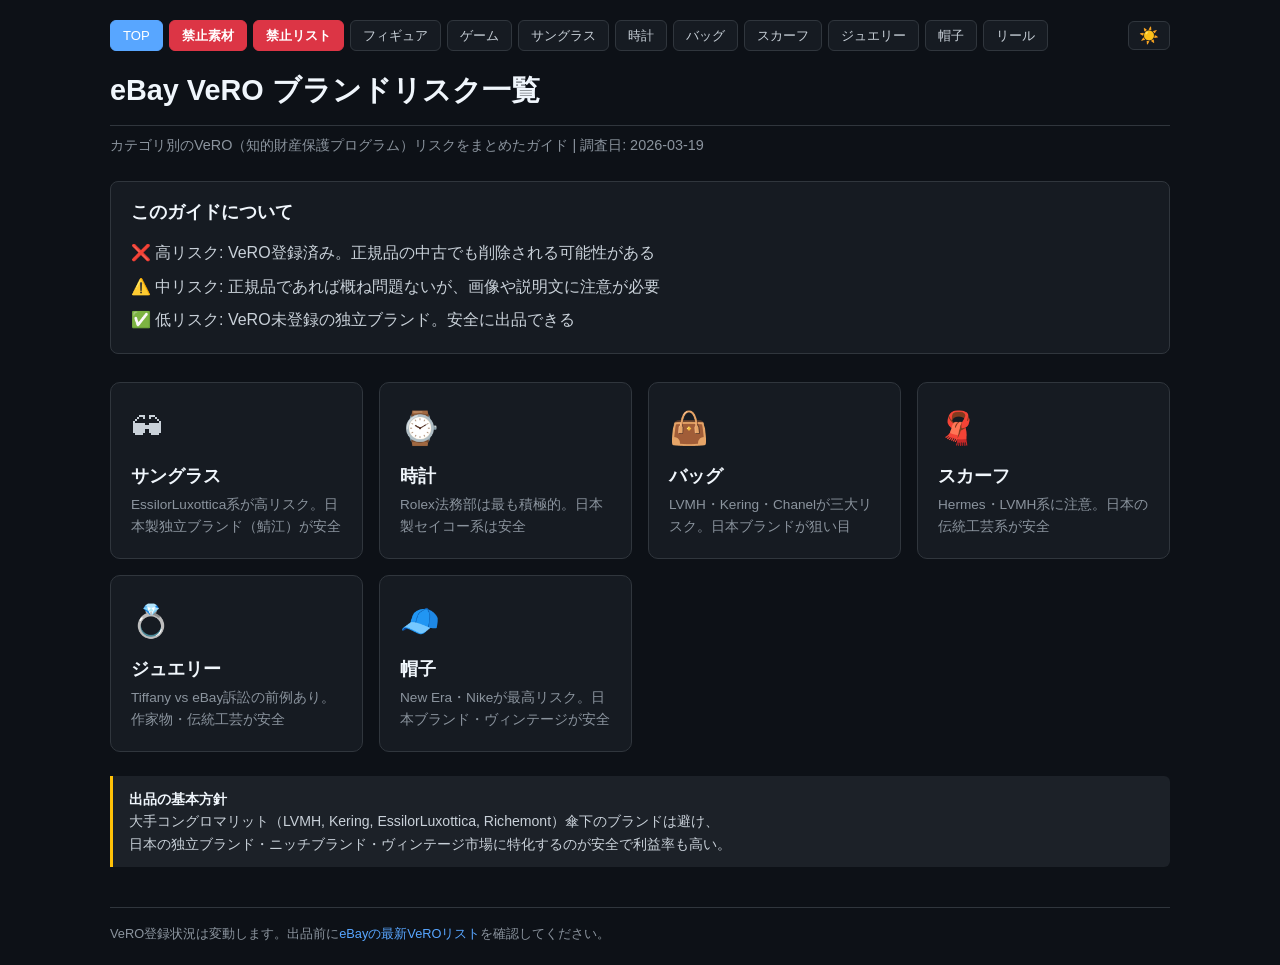
<file: index.html>
<!DOCTYPE html>
<html lang="ja">
<head>
<meta charset="UTF-8">
<meta name="viewport" content="width=device-width, initial-scale=1.0">
<title>eBay VeRO ブランドリスク一覧</title>
<link rel="stylesheet" href="style.css">
<script src="theme.js"></script>
</head>
<body>

<div class="topbar">
  <nav>
    <a href="index.html" class="active">TOP</a>
    <a href="cites.html" class="nav-cites">禁止素材</a>
    <a href="prohibited.html" class="nav-prohibited">禁止リスト</a>
    <a href="figures.html">フィギュア</a>
    <a href="games.html">ゲーム</a>
    <a href="sunglasses.html">サングラス</a>
    <a href="watches.html">時計</a>
    <a href="bags.html">バッグ</a>
    <a href="scarves.html">スカーフ</a>
    <a href="jewelry.html">ジュエリー</a>
    <a href="hats.html">帽子</a>
    <a href="reels.html">リール</a>
  </nav>
  <button class="theme-toggle" id="themeToggle"></button>
</div>

<h1>eBay VeRO ブランドリスク一覧</h1>
<p class="subtitle">カテゴリ別のVeRO（知的財産保護プログラム）リスクをまとめたガイド | 調査日: 2026-03-19</p>

<div class="summary-box">
  <h2>このガイドについて</h2>
  <ul>
    <li class="danger">高リスク: VeRO登録済み。正規品の中古でも削除される可能性がある</li>
    <li class="warn">中リスク: 正規品であれば概ね問題ないが、画像や説明文に注意が必要</li>
    <li class="safe">低リスク: VeRO未登録の独立ブランド。安全に出品できる</li>
  </ul>
</div>

<div class="card-grid">
  <a href="sunglasses.html" class="card-link">
    <div class="card-icon">&#x1F576;</div>
    <div class="card-title">サングラス</div>
    <div class="card-desc">EssilorLuxottica系が高リスク。日本製独立ブランド（鯖江）が安全</div>
  </a>
  <a href="watches.html" class="card-link">
    <div class="card-icon">&#x231A;</div>
    <div class="card-title">時計</div>
    <div class="card-desc">Rolex法務部は最も積極的。日本製セイコー系は安全</div>
  </a>
  <a href="bags.html" class="card-link">
    <div class="card-icon">&#x1F45C;</div>
    <div class="card-title">バッグ</div>
    <div class="card-desc">LVMH・Kering・Chanelが三大リスク。日本ブランドが狙い目</div>
  </a>
  <a href="scarves.html" class="card-link">
    <div class="card-icon">&#x1F9E3;</div>
    <div class="card-title">スカーフ</div>
    <div class="card-desc">Hermes・LVMH系に注意。日本の伝統工芸系が安全</div>
  </a>
  <a href="jewelry.html" class="card-link">
    <div class="card-icon">&#x1F48D;</div>
    <div class="card-title">ジュエリー</div>
    <div class="card-desc">Tiffany vs eBay訴訟の前例あり。作家物・伝統工芸が安全</div>
  </a>
  <a href="hats.html" class="card-link">
    <div class="card-icon">&#x1F9E2;</div>
    <div class="card-title">帽子</div>
    <div class="card-desc">New Era・Nikeが最高リスク。日本ブランド・ヴィンテージが安全</div>
  </a>
</div>

<div class="note">
  <strong>出品の基本方針</strong><br>
  大手コングロマリット（LVMH, Kering, EssilorLuxottica, Richemont）傘下のブランドは避け、<br>
  日本の独立ブランド・ニッチブランド・ヴィンテージ市場に特化するのが安全で利益率も高い。
</div>

<footer>
  <p>VeRO登録状況は変動します。出品前に<a href="https://www.ebay.com/sellercenter/ebay-for-business/verified-rights-owner-program">eBayの最新VeROリスト</a>を確認してください。</p>
</footer>

</body>
</html>
</file>
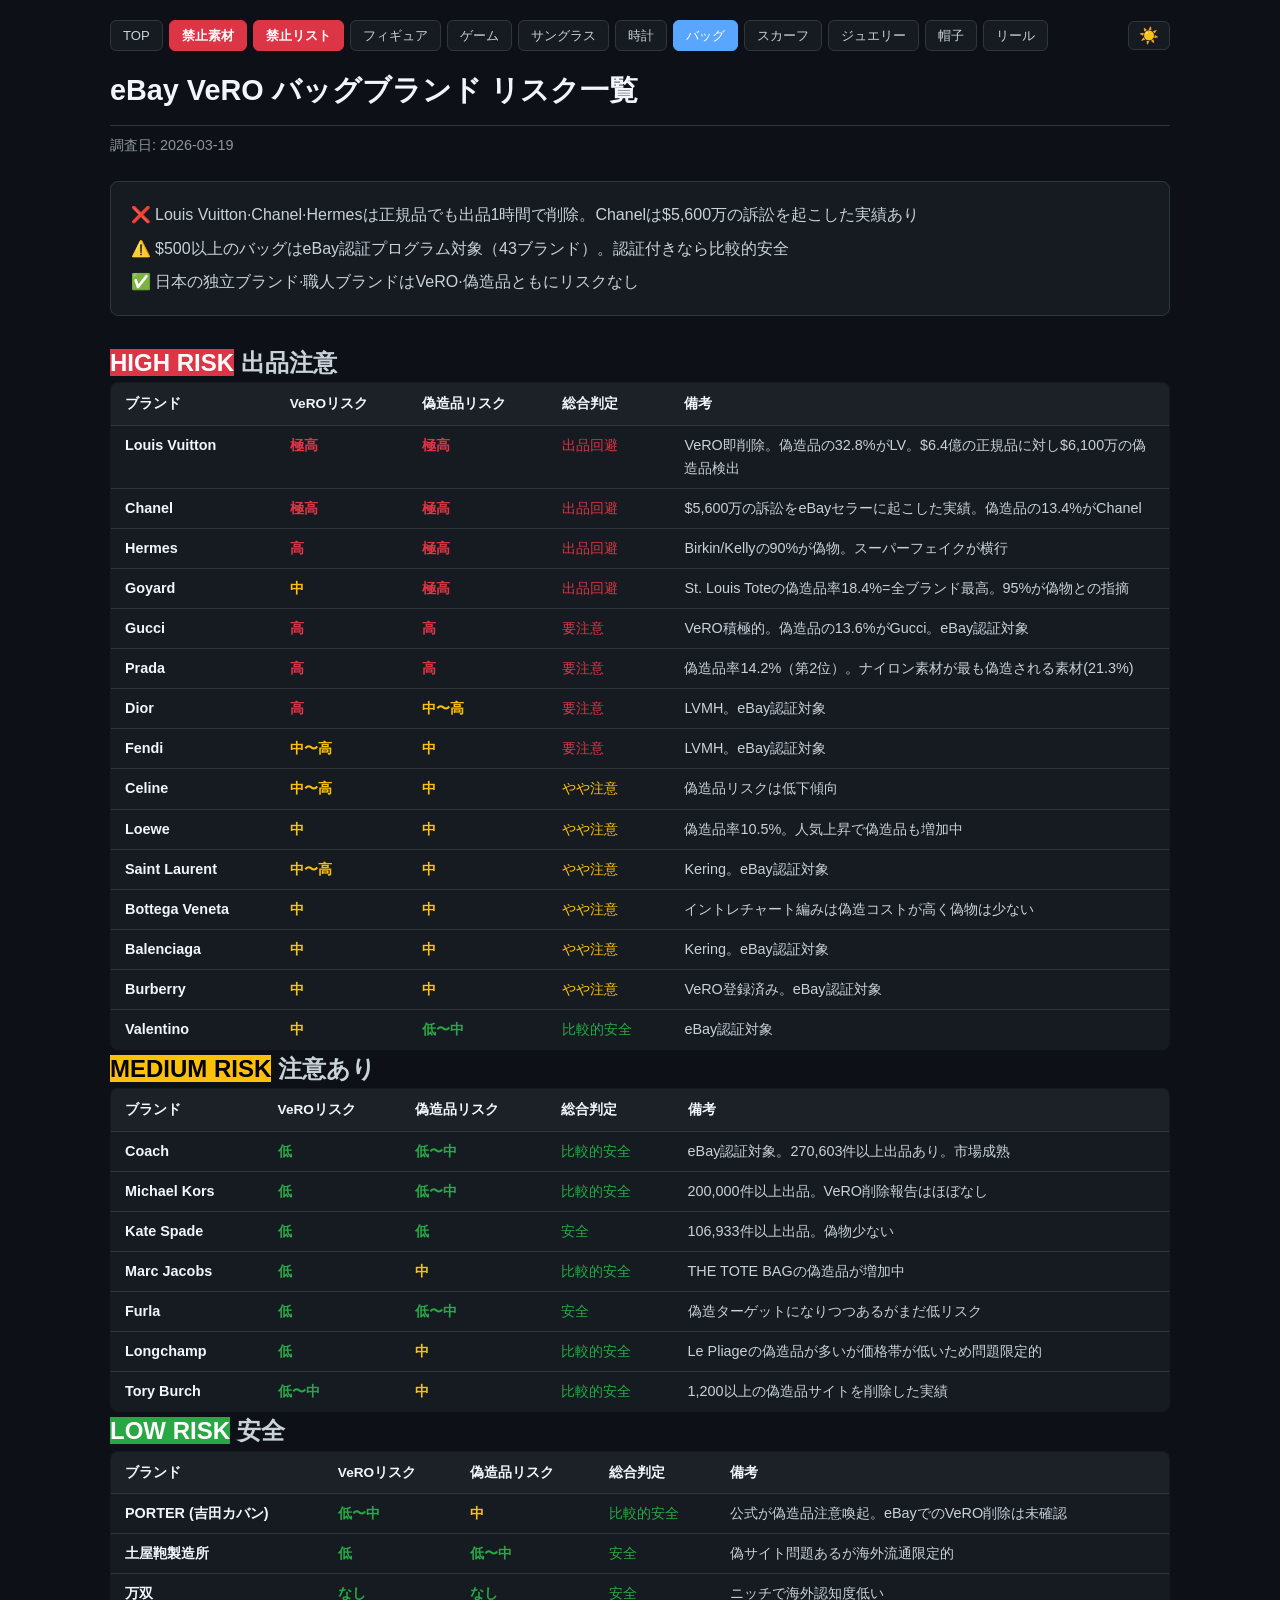
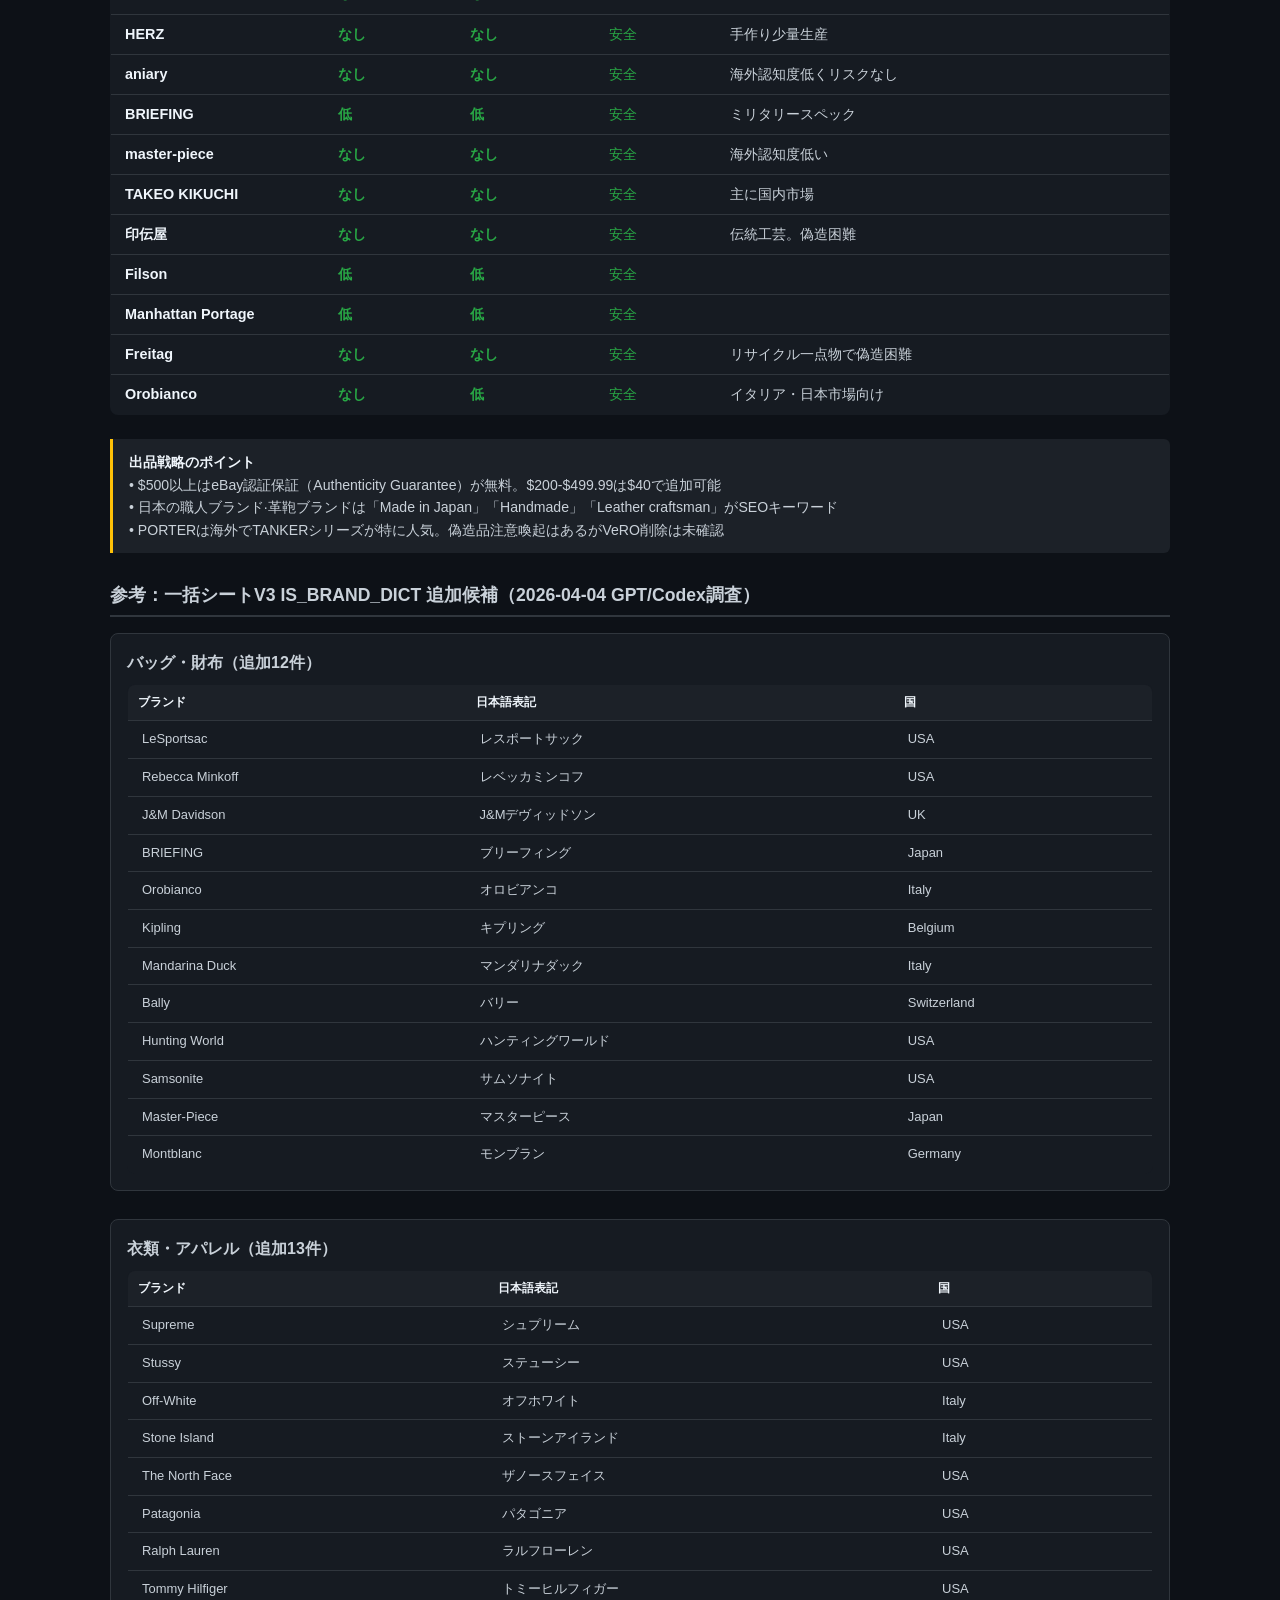
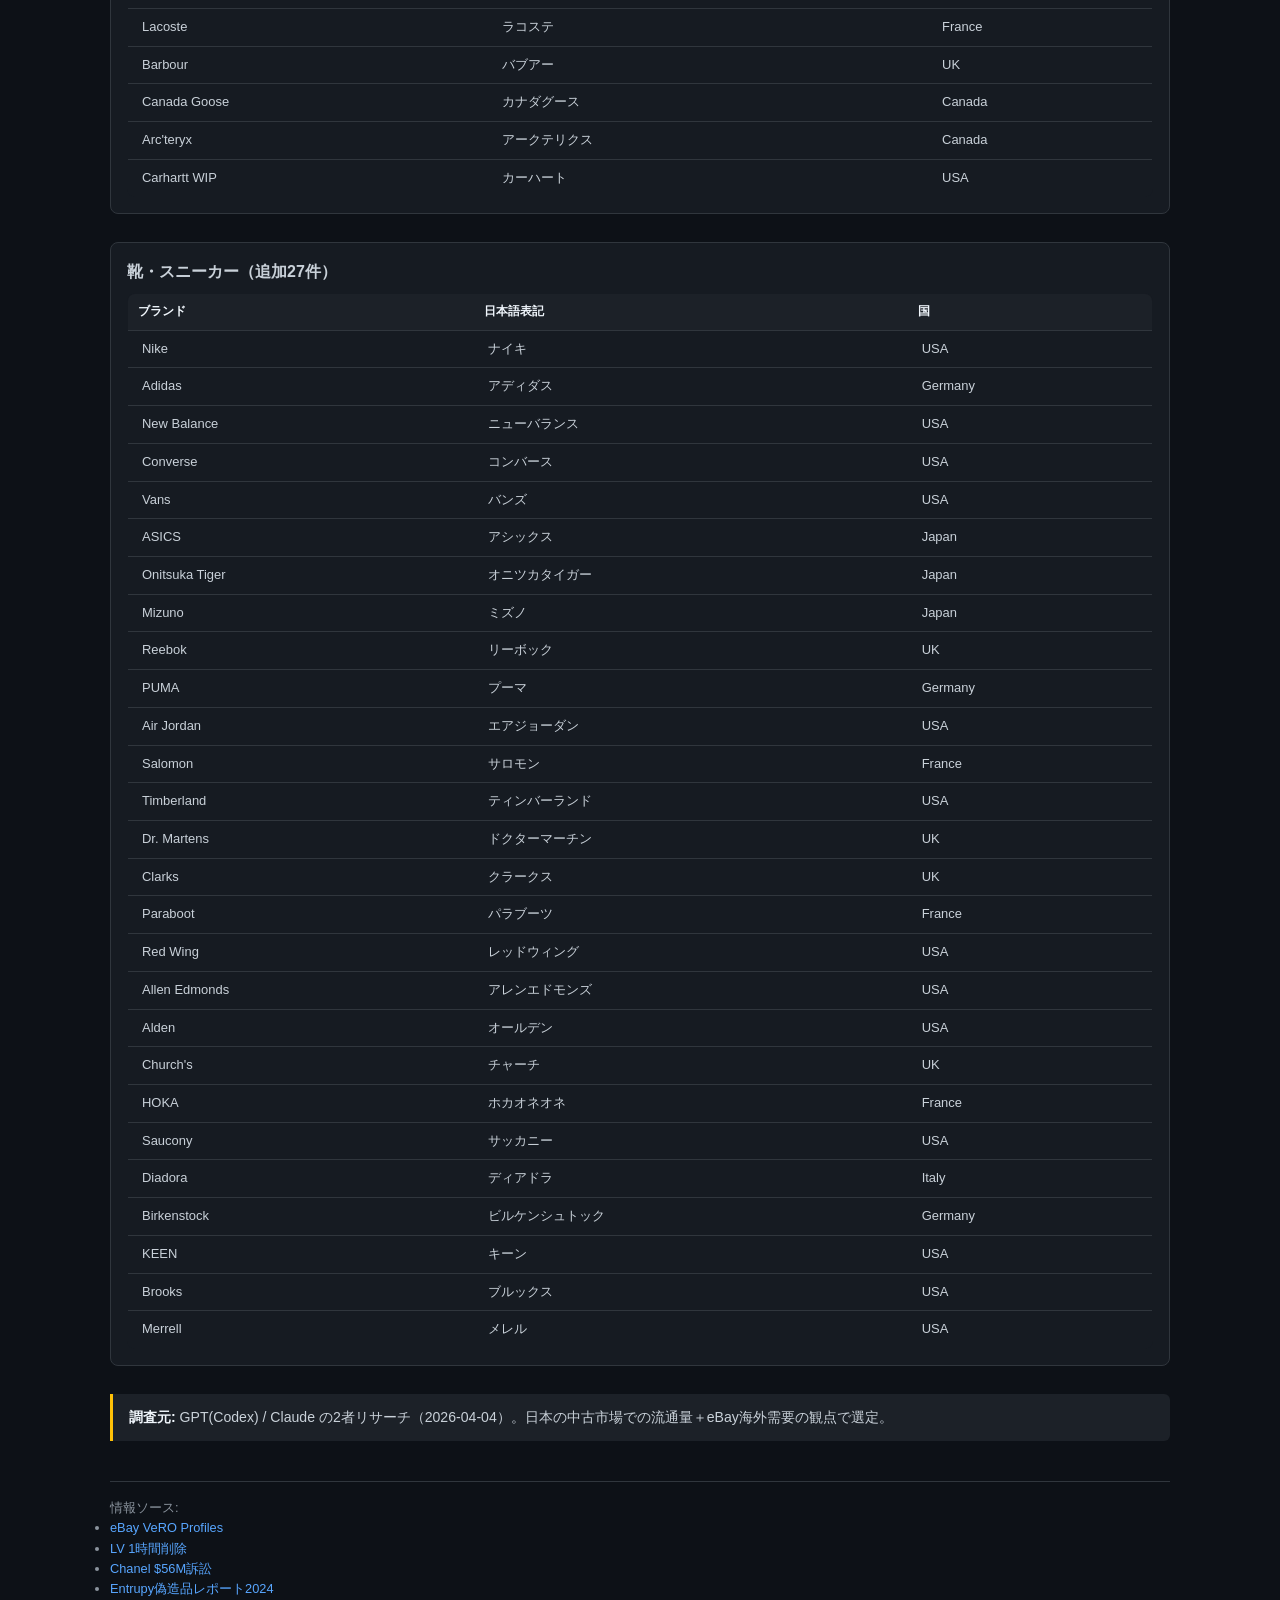
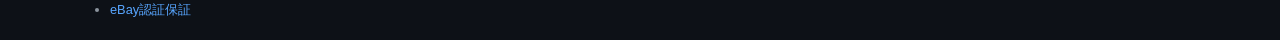
<file: bags.html>
<!DOCTYPE html>
<html lang="ja">
<head>
<meta charset="UTF-8">
<meta name="viewport" content="width=device-width, initial-scale=1.0">
<title>eBay VeRO バッグブランド リスク一覧</title>
<link rel="stylesheet" href="style.css">
<script src="theme.js"></script>
<style>
.risk-high { color: var(--red); font-weight: 700; }
.risk-mid  { color: var(--yellow); font-weight: 700; }
.risk-low  { color: var(--green); font-weight: 700; }
td.notes-col { max-width: 400px; }
</style>
</head>
<body>

<div class="topbar">
  <nav>
    <a href="index.html">TOP</a>
    <a href="cites.html" class="nav-cites">禁止素材</a>
    <a href="prohibited.html" class="nav-prohibited">禁止リスト</a>
    <a href="figures.html">フィギュア</a>
    <a href="games.html">ゲーム</a>
    <a href="sunglasses.html">サングラス</a>
    <a href="watches.html">時計</a>
    <a href="bags.html" class="active">バッグ</a>
    <a href="scarves.html">スカーフ</a>
    <a href="jewelry.html">ジュエリー</a>
    <a href="hats.html">帽子</a>
    <a href="reels.html">リール</a>
  </nav>
  <button class="theme-toggle" id="themeToggle"></button>
</div>

<h1>eBay VeRO バッグブランド リスク一覧</h1>
<p class="subtitle">調査日: 2026-03-19</p>

<div class="summary-box">
  <ul>
    <li class="danger">Louis Vuitton&middot;Chanel&middot;Hermesは正規品でも出品1時間で削除。Chanelは$5,600万の訴訟を起こした実績あり</li>
    <li class="warn">$500以上のバッグはeBay認証プログラム対象（43ブランド）。認証付きなら比較的安全</li>
    <li class="safe">日本の独立ブランド&middot;職人ブランドはVeRO&middot;偽造品ともにリスクなし</li>
  </ul>
</div>

<!-- 出品注意（赤） -->
<h2><span class="badge-high">HIGH RISK</span> 出品注意</h2>
<table>
  <thead>
    <tr><th>ブランド</th><th>VeROリスク</th><th>偽造品リスク</th><th>総合判定</th><th>備考</th></tr>
  </thead>
  <tbody>
    <tr>
      <td class="brand-name">Louis Vuitton</td>
      <td class="risk-high">極高</td>
      <td class="risk-high">極高</td>
      <td style="color:var(--red)">出品回避</td>
      <td class="notes-col">VeRO即削除。偽造品の32.8%がLV。$6.4億の正規品に対し$6,100万の偽造品検出</td>
    </tr>
    <tr>
      <td class="brand-name">Chanel</td>
      <td class="risk-high">極高</td>
      <td class="risk-high">極高</td>
      <td style="color:var(--red)">出品回避</td>
      <td class="notes-col">$5,600万の訴訟をeBayセラーに起こした実績。偽造品の13.4%がChanel</td>
    </tr>
    <tr>
      <td class="brand-name">Hermes</td>
      <td class="risk-high">高</td>
      <td class="risk-high">極高</td>
      <td style="color:var(--red)">出品回避</td>
      <td class="notes-col">Birkin/Kellyの90%が偽物。スーパーフェイクが横行</td>
    </tr>
    <tr>
      <td class="brand-name">Goyard</td>
      <td class="risk-mid">中</td>
      <td class="risk-high">極高</td>
      <td style="color:var(--red)">出品回避</td>
      <td class="notes-col">St. Louis Toteの偽造品率18.4%=全ブランド最高。95%が偽物との指摘</td>
    </tr>
    <tr>
      <td class="brand-name">Gucci</td>
      <td class="risk-high">高</td>
      <td class="risk-high">高</td>
      <td style="color:var(--red)">要注意</td>
      <td class="notes-col">VeRO積極的。偽造品の13.6%がGucci。eBay認証対象</td>
    </tr>
    <tr>
      <td class="brand-name">Prada</td>
      <td class="risk-high">高</td>
      <td class="risk-high">高</td>
      <td style="color:var(--red)">要注意</td>
      <td class="notes-col">偽造品率14.2%（第2位）。ナイロン素材が最も偽造される素材(21.3%)</td>
    </tr>
    <tr>
      <td class="brand-name">Dior</td>
      <td class="risk-high">高</td>
      <td class="risk-mid">中〜高</td>
      <td style="color:var(--red)">要注意</td>
      <td class="notes-col">LVMH。eBay認証対象</td>
    </tr>
    <tr>
      <td class="brand-name">Fendi</td>
      <td class="risk-mid">中〜高</td>
      <td class="risk-mid">中</td>
      <td style="color:var(--red)">要注意</td>
      <td class="notes-col">LVMH。eBay認証対象</td>
    </tr>
    <tr>
      <td class="brand-name">Celine</td>
      <td class="risk-mid">中〜高</td>
      <td class="risk-mid">中</td>
      <td style="color:var(--yellow)">やや注意</td>
      <td class="notes-col">偽造品リスクは低下傾向</td>
    </tr>
    <tr>
      <td class="brand-name">Loewe</td>
      <td class="risk-mid">中</td>
      <td class="risk-mid">中</td>
      <td style="color:var(--yellow)">やや注意</td>
      <td class="notes-col">偽造品率10.5%。人気上昇で偽造品も増加中</td>
    </tr>
    <tr>
      <td class="brand-name">Saint Laurent</td>
      <td class="risk-mid">中〜高</td>
      <td class="risk-mid">中</td>
      <td style="color:var(--yellow)">やや注意</td>
      <td class="notes-col">Kering。eBay認証対象</td>
    </tr>
    <tr>
      <td class="brand-name">Bottega Veneta</td>
      <td class="risk-mid">中</td>
      <td class="risk-mid">中</td>
      <td style="color:var(--yellow)">やや注意</td>
      <td class="notes-col">イントレチャート編みは偽造コストが高く偽物は少ない</td>
    </tr>
    <tr>
      <td class="brand-name">Balenciaga</td>
      <td class="risk-mid">中</td>
      <td class="risk-mid">中</td>
      <td style="color:var(--yellow)">やや注意</td>
      <td class="notes-col">Kering。eBay認証対象</td>
    </tr>
    <tr>
      <td class="brand-name">Burberry</td>
      <td class="risk-mid">中</td>
      <td class="risk-mid">中</td>
      <td style="color:var(--yellow)">やや注意</td>
      <td class="notes-col">VeRO登録済み。eBay認証対象</td>
    </tr>
    <tr>
      <td class="brand-name">Valentino</td>
      <td class="risk-mid">中</td>
      <td class="risk-low">低〜中</td>
      <td style="color:var(--green)">比較的安全</td>
      <td class="notes-col">eBay認証対象</td>
    </tr>
  </tbody>
</table>

<!-- 注意あり（黄） -->
<h2><span class="badge-mid">MEDIUM RISK</span> 注意あり</h2>
<table>
  <thead>
    <tr><th>ブランド</th><th>VeROリスク</th><th>偽造品リスク</th><th>総合判定</th><th>備考</th></tr>
  </thead>
  <tbody>
    <tr>
      <td class="brand-name">Coach</td>
      <td class="risk-low">低</td>
      <td class="risk-low">低〜中</td>
      <td style="color:var(--green)">比較的安全</td>
      <td class="notes-col">eBay認証対象。270,603件以上出品あり。市場成熟</td>
    </tr>
    <tr>
      <td class="brand-name">Michael Kors</td>
      <td class="risk-low">低</td>
      <td class="risk-low">低〜中</td>
      <td style="color:var(--green)">比較的安全</td>
      <td class="notes-col">200,000件以上出品。VeRO削除報告はほぼなし</td>
    </tr>
    <tr>
      <td class="brand-name">Kate Spade</td>
      <td class="risk-low">低</td>
      <td class="risk-low">低</td>
      <td style="color:var(--green)">安全</td>
      <td class="notes-col">106,933件以上出品。偽物少ない</td>
    </tr>
    <tr>
      <td class="brand-name">Marc Jacobs</td>
      <td class="risk-low">低</td>
      <td class="risk-mid">中</td>
      <td style="color:var(--green)">比較的安全</td>
      <td class="notes-col">THE TOTE BAGの偽造品が増加中</td>
    </tr>
    <tr>
      <td class="brand-name">Furla</td>
      <td class="risk-low">低</td>
      <td class="risk-low">低〜中</td>
      <td style="color:var(--green)">安全</td>
      <td class="notes-col">偽造ターゲットになりつつあるがまだ低リスク</td>
    </tr>
    <tr>
      <td class="brand-name">Longchamp</td>
      <td class="risk-low">低</td>
      <td class="risk-mid">中</td>
      <td style="color:var(--green)">比較的安全</td>
      <td class="notes-col">Le Pliageの偽造品が多いが価格帯が低いため問題限定的</td>
    </tr>
    <tr>
      <td class="brand-name">Tory Burch</td>
      <td class="risk-low">低〜中</td>
      <td class="risk-mid">中</td>
      <td style="color:var(--green)">比較的安全</td>
      <td class="notes-col">1,200以上の偽造品サイトを削除した実績</td>
    </tr>
  </tbody>
</table>

<!-- 安全（緑） -->
<h2><span class="badge-low">LOW RISK</span> 安全</h2>
<table>
  <thead>
    <tr><th>ブランド</th><th>VeROリスク</th><th>偽造品リスク</th><th>総合判定</th><th>備考</th></tr>
  </thead>
  <tbody>
    <tr>
      <td class="brand-name"><span class="flag-jp">PORTER (吉田カバン)</span></td>
      <td class="risk-low">低〜中</td>
      <td class="risk-mid">中</td>
      <td style="color:var(--green)">比較的安全</td>
      <td class="notes-col">公式が偽造品注意喚起。eBayでのVeRO削除は未確認</td>
    </tr>
    <tr>
      <td class="brand-name"><span class="flag-jp">土屋鞄製造所</span></td>
      <td class="risk-low">低</td>
      <td class="risk-low">低〜中</td>
      <td style="color:var(--green)">安全</td>
      <td class="notes-col">偽サイト問題あるが海外流通限定的</td>
    </tr>
    <tr>
      <td class="brand-name"><span class="flag-jp">万双</span></td>
      <td class="risk-low">なし</td>
      <td class="risk-low">なし</td>
      <td style="color:var(--green)">安全</td>
      <td class="notes-col">ニッチで海外認知度低い</td>
    </tr>
    <tr>
      <td class="brand-name"><span class="flag-jp">HERZ</span></td>
      <td class="risk-low">なし</td>
      <td class="risk-low">なし</td>
      <td style="color:var(--green)">安全</td>
      <td class="notes-col">手作り少量生産</td>
    </tr>
    <tr>
      <td class="brand-name"><span class="flag-jp">aniary</span></td>
      <td class="risk-low">なし</td>
      <td class="risk-low">なし</td>
      <td style="color:var(--green)">安全</td>
      <td class="notes-col">海外認知度低くリスクなし</td>
    </tr>
    <tr>
      <td class="brand-name"><span class="flag-jp">BRIEFING</span></td>
      <td class="risk-low">低</td>
      <td class="risk-low">低</td>
      <td style="color:var(--green)">安全</td>
      <td class="notes-col">ミリタリースペック</td>
    </tr>
    <tr>
      <td class="brand-name"><span class="flag-jp">master-piece</span></td>
      <td class="risk-low">なし</td>
      <td class="risk-low">なし</td>
      <td style="color:var(--green)">安全</td>
      <td class="notes-col">海外認知度低い</td>
    </tr>
    <tr>
      <td class="brand-name"><span class="flag-jp">TAKEO KIKUCHI</span></td>
      <td class="risk-low">なし</td>
      <td class="risk-low">なし</td>
      <td style="color:var(--green)">安全</td>
      <td class="notes-col">主に国内市場</td>
    </tr>
    <tr>
      <td class="brand-name"><span class="flag-jp">印伝屋</span></td>
      <td class="risk-low">なし</td>
      <td class="risk-low">なし</td>
      <td style="color:var(--green)">安全</td>
      <td class="notes-col">伝統工芸。偽造困難</td>
    </tr>
    <tr>
      <td class="brand-name"><span class="flag-us">Filson</span></td>
      <td class="risk-low">低</td>
      <td class="risk-low">低</td>
      <td style="color:var(--green)">安全</td>
      <td class="notes-col"></td>
    </tr>
    <tr>
      <td class="brand-name"><span class="flag-us">Manhattan Portage</span></td>
      <td class="risk-low">低</td>
      <td class="risk-low">低</td>
      <td style="color:var(--green)">安全</td>
      <td class="notes-col"></td>
    </tr>
    <tr>
      <td class="brand-name">Freitag</td>
      <td class="risk-low">なし</td>
      <td class="risk-low">なし</td>
      <td style="color:var(--green)">安全</td>
      <td class="notes-col">リサイクル一点物で偽造困難</td>
    </tr>
    <tr>
      <td class="brand-name">Orobianco</td>
      <td class="risk-low">なし</td>
      <td class="risk-low">低</td>
      <td style="color:var(--green)">安全</td>
      <td class="notes-col">イタリア・日本市場向け</td>
    </tr>
  </tbody>
</table>

<div class="note">
  <strong>出品戦略のポイント</strong><br>
  &bull; $500以上はeBay認証保証（Authenticity Guarantee）が無料。$200-$499.99は$40で追加可能<br>
  &bull; 日本の職人ブランド&middot;革鞄ブランドは「Made in Japan」「Handmade」「Leather craftsman」がSEOキーワード<br>
  &bull; PORTERは海外でTANKERシリーズが特に人気。偽造品注意喚起はあるがVeRO削除は未確認
</div>

<!-- ===== BRAND DICTIONARY REFERENCE ===== -->
<div class="category-label" style="font-size:1.1em;font-weight:700;margin:28px 0 12px;padding-bottom:6px;border-bottom:2px solid var(--border);">参考：一括シートV3 IS_BRAND_DICT 追加候補（2026-04-04 GPT/Codex調査）</div>

<div class="detail-box" style="background:var(--card);border:1px solid var(--border);border-radius:8px;padding:16px;margin:16px 0 28px;">
  <h3 style="font-size:1em;margin-bottom:8px;">バッグ・財布（追加12件）</h3>
  <table class="risk-table" style="width:100%;border-collapse:collapse;font-size:0.9em;">
    <thead><tr><th style="text-align:left;padding:8px 10px;">ブランド</th><th style="text-align:left;padding:8px 10px;">日本語表記</th><th style="text-align:left;padding:8px 10px;">国</th></tr></thead>
    <tbody>
      <tr><td>LeSportsac</td><td>レスポートサック</td><td>USA</td></tr>
      <tr><td>Rebecca Minkoff</td><td>レベッカミンコフ</td><td>USA</td></tr>
      <tr><td>J&amp;M Davidson</td><td>J&amp;Mデヴィッドソン</td><td>UK</td></tr>
      <tr><td>BRIEFING</td><td>ブリーフィング</td><td>Japan</td></tr>
      <tr><td>Orobianco</td><td>オロビアンコ</td><td>Italy</td></tr>
      <tr><td>Kipling</td><td>キプリング</td><td>Belgium</td></tr>
      <tr><td>Mandarina Duck</td><td>マンダリナダック</td><td>Italy</td></tr>
      <tr><td>Bally</td><td>バリー</td><td>Switzerland</td></tr>
      <tr><td>Hunting World</td><td>ハンティングワールド</td><td>USA</td></tr>
      <tr><td>Samsonite</td><td>サムソナイト</td><td>USA</td></tr>
      <tr><td>Master-Piece</td><td>マスターピース</td><td>Japan</td></tr>
      <tr><td>Montblanc</td><td>モンブラン</td><td>Germany</td></tr>
    </tbody>
  </table>
</div>

<div class="detail-box" style="background:var(--card);border:1px solid var(--border);border-radius:8px;padding:16px;margin:16px 0 28px;">
  <h3 style="font-size:1em;margin-bottom:8px;">衣類・アパレル（追加13件）</h3>
  <table class="risk-table" style="width:100%;border-collapse:collapse;font-size:0.9em;">
    <thead><tr><th style="text-align:left;padding:8px 10px;">ブランド</th><th style="text-align:left;padding:8px 10px;">日本語表記</th><th style="text-align:left;padding:8px 10px;">国</th></tr></thead>
    <tbody>
      <tr><td>Supreme</td><td>シュプリーム</td><td>USA</td></tr>
      <tr><td>Stussy</td><td>ステューシー</td><td>USA</td></tr>
      <tr><td>Off-White</td><td>オフホワイト</td><td>Italy</td></tr>
      <tr><td>Stone Island</td><td>ストーンアイランド</td><td>Italy</td></tr>
      <tr><td>The North Face</td><td>ザノースフェイス</td><td>USA</td></tr>
      <tr><td>Patagonia</td><td>パタゴニア</td><td>USA</td></tr>
      <tr><td>Ralph Lauren</td><td>ラルフローレン</td><td>USA</td></tr>
      <tr><td>Tommy Hilfiger</td><td>トミーヒルフィガー</td><td>USA</td></tr>
      <tr><td>Lacoste</td><td>ラコステ</td><td>France</td></tr>
      <tr><td>Barbour</td><td>バブアー</td><td>UK</td></tr>
      <tr><td>Canada Goose</td><td>カナダグース</td><td>Canada</td></tr>
      <tr><td>Arc'teryx</td><td>アークテリクス</td><td>Canada</td></tr>
      <tr><td>Carhartt WIP</td><td>カーハート</td><td>USA</td></tr>
    </tbody>
  </table>
</div>

<div class="detail-box" style="background:var(--card);border:1px solid var(--border);border-radius:8px;padding:16px;margin:16px 0 28px;">
  <h3 style="font-size:1em;margin-bottom:8px;">靴・スニーカー（追加27件）</h3>
  <table class="risk-table" style="width:100%;border-collapse:collapse;font-size:0.9em;">
    <thead><tr><th style="text-align:left;padding:8px 10px;">ブランド</th><th style="text-align:left;padding:8px 10px;">日本語表記</th><th style="text-align:left;padding:8px 10px;">国</th></tr></thead>
    <tbody>
      <tr><td>Nike</td><td>ナイキ</td><td>USA</td></tr>
      <tr><td>Adidas</td><td>アディダス</td><td>Germany</td></tr>
      <tr><td>New Balance</td><td>ニューバランス</td><td>USA</td></tr>
      <tr><td>Converse</td><td>コンバース</td><td>USA</td></tr>
      <tr><td>Vans</td><td>バンズ</td><td>USA</td></tr>
      <tr><td>ASICS</td><td>アシックス</td><td>Japan</td></tr>
      <tr><td>Onitsuka Tiger</td><td>オニツカタイガー</td><td>Japan</td></tr>
      <tr><td>Mizuno</td><td>ミズノ</td><td>Japan</td></tr>
      <tr><td>Reebok</td><td>リーボック</td><td>UK</td></tr>
      <tr><td>PUMA</td><td>プーマ</td><td>Germany</td></tr>
      <tr><td>Air Jordan</td><td>エアジョーダン</td><td>USA</td></tr>
      <tr><td>Salomon</td><td>サロモン</td><td>France</td></tr>
      <tr><td>Timberland</td><td>ティンバーランド</td><td>USA</td></tr>
      <tr><td>Dr. Martens</td><td>ドクターマーチン</td><td>UK</td></tr>
      <tr><td>Clarks</td><td>クラークス</td><td>UK</td></tr>
      <tr><td>Paraboot</td><td>パラブーツ</td><td>France</td></tr>
      <tr><td>Red Wing</td><td>レッドウィング</td><td>USA</td></tr>
      <tr><td>Allen Edmonds</td><td>アレンエドモンズ</td><td>USA</td></tr>
      <tr><td>Alden</td><td>オールデン</td><td>USA</td></tr>
      <tr><td>Church's</td><td>チャーチ</td><td>UK</td></tr>
      <tr><td>HOKA</td><td>ホカオネオネ</td><td>France</td></tr>
      <tr><td>Saucony</td><td>サッカニー</td><td>USA</td></tr>
      <tr><td>Diadora</td><td>ディアドラ</td><td>Italy</td></tr>
      <tr><td>Birkenstock</td><td>ビルケンシュトック</td><td>Germany</td></tr>
      <tr><td>KEEN</td><td>キーン</td><td>USA</td></tr>
      <tr><td>Brooks</td><td>ブルックス</td><td>USA</td></tr>
      <tr><td>Merrell</td><td>メレル</td><td>USA</td></tr>
    </tbody>
  </table>
</div>

<div class="note">
  <strong>調査元:</strong> GPT(Codex) / Claude の2者リサーチ（2026-04-04）。日本の中古市場での流通量＋eBay海外需要の観点で選定。
</div>

<footer>
  <p>情報ソース:</p>
  <ul>
    <li><a href="https://www.ebay.com/sellercenter/ebay-for-business/verified-rights-owner-program">eBay VeRO Profiles</a></li>
    <li><a href="https://community.ebay.com/t5/Handbags/Authentic-Louis-Vuitton-Handbags-listing-removed-1-hour-after/td-p/32504126">LV 1時間削除</a></li>
    <li><a href="https://eseller365.com/chanel-files-56-million-trademark-suit-ebay-seller/">Chanel $56M訴訟</a></li>
    <li><a href="https://www.entrupy.com/report/state-of-the-fake-report-2024/">Entrupy偽造品レポート2024</a></li>
    <li><a href="https://www.ebay.com/authenticity-guarantee/handbags">eBay認証保証</a></li>
  </ul>
</footer>

</body>
</html>
</file>
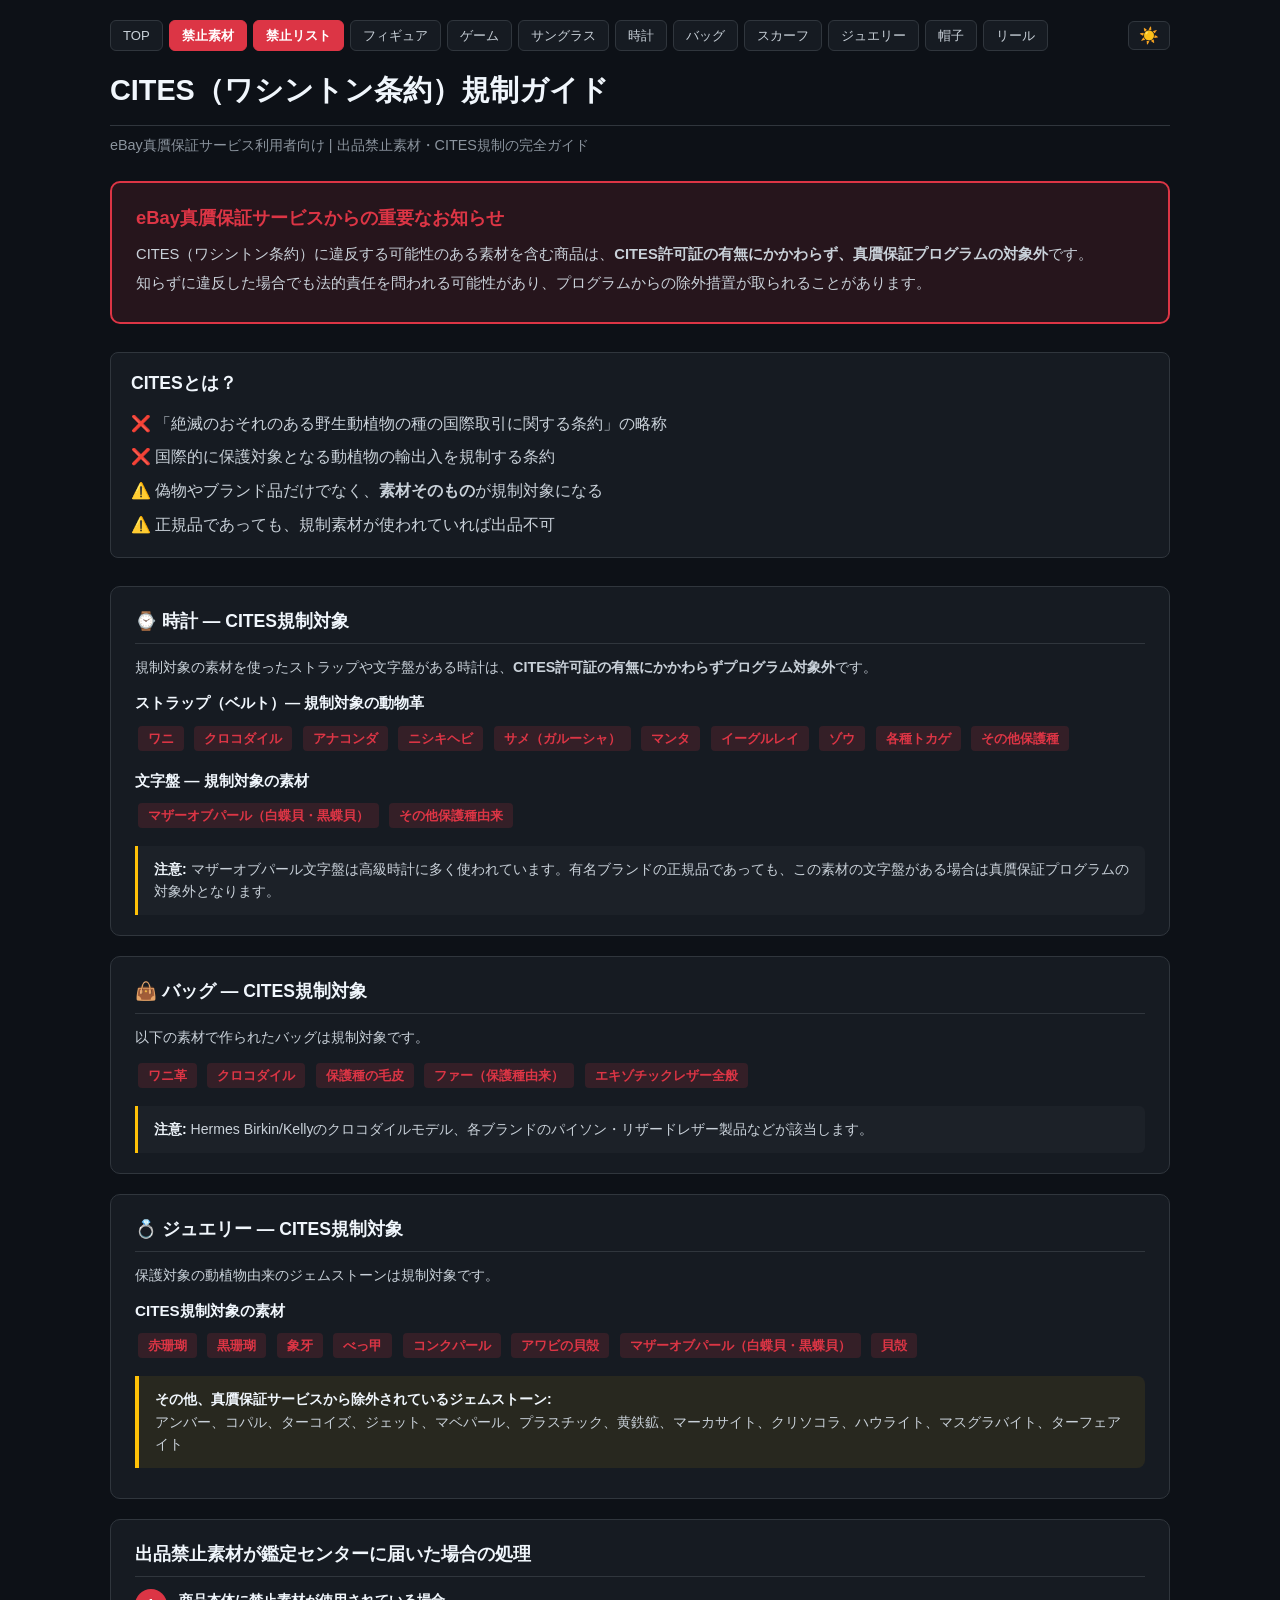
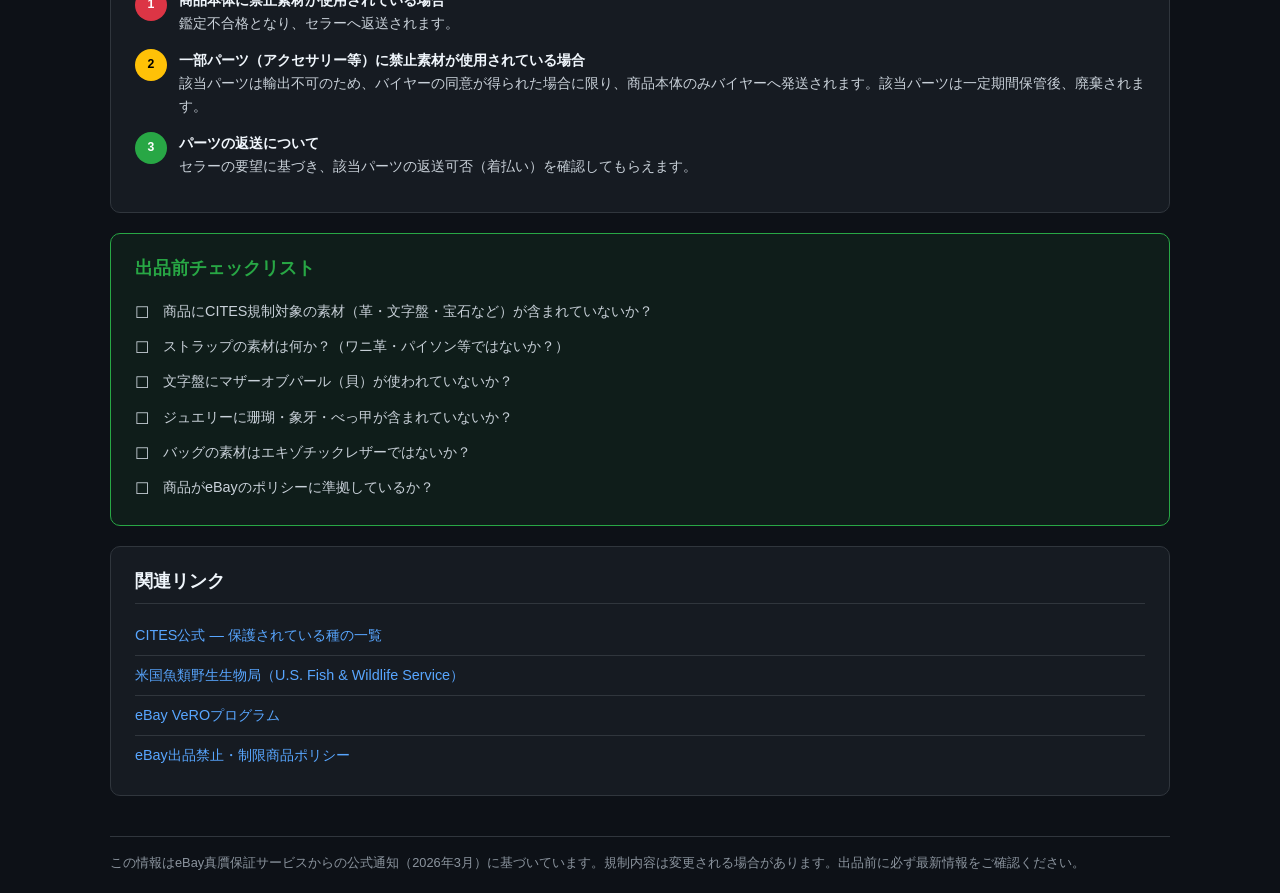
<file: cites.html>
<!DOCTYPE html>
<html lang="ja">
<head>
<meta charset="UTF-8">
<meta name="viewport" content="width=device-width, initial-scale=1.0">
<title>CITES（ワシントン条約）規制ガイド | eBay出品者向け</title>
<link rel="stylesheet" href="style.css">
<script src="theme.js"></script>
<style>
.cites-alert {
  background: rgba(220,53,69,0.12);
  border: 2px solid var(--red);
  border-radius: 10px;
  padding: 20px 24px;
  margin-bottom: 28px;
}
.cites-alert h2 { color: var(--red); font-size: 1.15em; margin-bottom: 10px; }
.cites-alert p { font-size: 0.92em; margin-bottom: 6px; }

.category-section {
  background: var(--card);
  border: 1px solid var(--border);
  border-radius: 10px;
  padding: 20px 24px;
  margin-bottom: 20px;
}
.category-section h2 {
  color: var(--heading);
  font-size: 1.1em;
  margin-bottom: 12px;
  padding-bottom: 8px;
  border-bottom: 1px solid var(--border);
}
.category-section h3 {
  color: var(--heading);
  font-size: 0.95em;
  margin: 12px 0 6px;
}
.category-section ul {
  margin-left: 20px;
  margin-bottom: 8px;
}
.category-section li {
  font-size: 0.9em;
  margin-bottom: 4px;
}

.material-tag {
  display: inline-block;
  padding: 2px 10px;
  border-radius: 4px;
  font-size: 0.82em;
  font-weight: 600;
  background: rgba(220,53,69,0.15);
  color: var(--red);
  margin: 2px 3px;
}

.process-flow {
  background: var(--card);
  border: 1px solid var(--border);
  border-radius: 10px;
  padding: 20px 24px;
  margin-bottom: 20px;
}
.process-flow h2 {
  color: var(--heading);
  font-size: 1.1em;
  margin-bottom: 12px;
  padding-bottom: 8px;
  border-bottom: 1px solid var(--border);
}
.flow-item {
  display: flex;
  gap: 12px;
  align-items: flex-start;
  margin-bottom: 14px;
  font-size: 0.9em;
}
.flow-icon {
  flex-shrink: 0;
  width: 32px;
  height: 32px;
  border-radius: 50%;
  display: flex;
  align-items: center;
  justify-content: center;
  font-size: 0.85em;
  font-weight: 700;
  color: #fff;
}
.flow-icon.red { background: var(--red); }
.flow-icon.yellow { background: var(--yellow); color: #000; }
.flow-icon.green { background: var(--green); }
.flow-content strong { color: var(--heading); }

.links-section {
  background: var(--card);
  border: 1px solid var(--border);
  border-radius: 10px;
  padding: 20px 24px;
  margin-bottom: 20px;
}
.links-section h2 {
  color: var(--heading);
  font-size: 1.1em;
  margin-bottom: 12px;
  padding-bottom: 8px;
  border-bottom: 1px solid var(--border);
}
.links-section ul { list-style: none; padding: 0; }
.links-section li {
  padding: 8px 0;
  border-bottom: 1px solid var(--border);
  font-size: 0.9em;
}
.links-section li:last-child { border-bottom: none; }
.links-section a { color: var(--link); text-decoration: none; }
.links-section a:hover { text-decoration: underline; }

.checklist {
  background: rgba(40,167,69,0.08);
  border: 1px solid var(--green);
  border-radius: 10px;
  padding: 20px 24px;
  margin-bottom: 20px;
}
.checklist h2 { color: var(--green); font-size: 1.1em; margin-bottom: 12px; }
.checklist ul { list-style: none; padding: 0; }
.checklist li {
  padding: 6px 0 6px 28px;
  position: relative;
  font-size: 0.9em;
}
.checklist li::before {
  content: "\2610";
  position: absolute;
  left: 0;
  font-size: 1.1em;
}

.excluded-gems {
  background: rgba(255,193,7,0.08);
  border-left: 4px solid var(--yellow);
  border-radius: 0 8px 8px 0;
  padding: 12px 16px;
  margin: 10px 0;
  font-size: 0.88em;
}
.excluded-gems strong { color: var(--heading); }
</style>
</head>
<body>

<div class="topbar">
  <nav>
    <a href="index.html">TOP</a>
    <a href="cites.html" class="active nav-cites">禁止素材</a>
    <a href="prohibited.html" class="nav-prohibited">禁止リスト</a>
    <a href="figures.html">フィギュア</a>
    <a href="games.html">ゲーム</a>
    <a href="sunglasses.html">サングラス</a>
    <a href="watches.html">時計</a>
    <a href="bags.html">バッグ</a>
    <a href="scarves.html">スカーフ</a>
    <a href="jewelry.html">ジュエリー</a>
    <a href="hats.html">帽子</a>
    <a href="reels.html">リール</a>
  </nav>
  <button class="theme-toggle" id="themeToggle"></button>
</div>

<h1>CITES（ワシントン条約）規制ガイド</h1>
<p class="subtitle">eBay真贋保証サービス利用者向け | 出品禁止素材・CITES規制の完全ガイド</p>

<!-- ===== ALERT ===== -->
<div class="cites-alert">
  <h2>eBay真贋保証サービスからの重要なお知らせ</h2>
  <p>CITES（ワシントン条約）に違反する可能性のある素材を含む商品は、<strong>CITES許可証の有無にかかわらず、真贋保証プログラムの対象外</strong>です。</p>
  <p>知らずに違反した場合でも法的責任を問われる可能性があり、プログラムからの除外措置が取られることがあります。</p>
</div>

<!-- ===== CITES OVERVIEW ===== -->
<div class="summary-box">
  <h2>CITESとは？</h2>
  <ul>
    <li class="danger">「絶滅のおそれのある野生動植物の種の国際取引に関する条約」の略称</li>
    <li class="danger">国際的に保護対象となる動植物の輸出入を規制する条約</li>
    <li class="warn">偽物やブランド品だけでなく、<strong>素材そのもの</strong>が規制対象になる</li>
    <li class="warn">正規品であっても、規制素材が使われていれば出品不可</li>
  </ul>
</div>

<!-- ===== WATCH ===== -->
<div class="category-section">
  <h2>&#x231A; 時計 &mdash; CITES規制対象</h2>
  <p style="font-size:0.9em; margin-bottom:12px;">規制対象の素材を使ったストラップや文字盤がある時計は、<strong>CITES許可証の有無にかかわらずプログラム対象外</strong>です。</p>

  <h3>ストラップ（ベルト）&mdash; 規制対象の動物革</h3>
  <div style="margin: 8px 0 16px;">
    <span class="material-tag">ワニ</span>
    <span class="material-tag">クロコダイル</span>
    <span class="material-tag">アナコンダ</span>
    <span class="material-tag">ニシキヘビ</span>
    <span class="material-tag">サメ（ガルーシャ）</span>
    <span class="material-tag">マンタ</span>
    <span class="material-tag">イーグルレイ</span>
    <span class="material-tag">ゾウ</span>
    <span class="material-tag">各種トカゲ</span>
    <span class="material-tag">その他保護種</span>
  </div>

  <h3>文字盤 &mdash; 規制対象の素材</h3>
  <div style="margin: 8px 0 16px;">
    <span class="material-tag">マザーオブパール（白蝶貝・黒蝶貝）</span>
    <span class="material-tag">その他保護種由来</span>
  </div>

  <div class="note" style="margin-top:12px;">
    <strong>注意:</strong> マザーオブパール文字盤は高級時計に多く使われています。有名ブランドの正規品であっても、この素材の文字盤がある場合は真贋保証プログラムの対象外となります。
  </div>
</div>

<!-- ===== HANDBAG ===== -->
<div class="category-section">
  <h2>&#x1F45C; バッグ &mdash; CITES規制対象</h2>
  <p style="font-size:0.9em; margin-bottom:12px;">以下の素材で作られたバッグは規制対象です。</p>
  <div style="margin: 8px 0 16px;">
    <span class="material-tag">ワニ革</span>
    <span class="material-tag">クロコダイル</span>
    <span class="material-tag">保護種の毛皮</span>
    <span class="material-tag">ファー（保護種由来）</span>
    <span class="material-tag">エキゾチックレザー全般</span>
  </div>
  <div class="note" style="margin-top:12px;">
    <strong>注意:</strong> Hermes Birkin/Kellyのクロコダイルモデル、各ブランドのパイソン・リザードレザー製品などが該当します。
  </div>
</div>

<!-- ===== JEWELRY ===== -->
<div class="category-section">
  <h2>&#x1F48D; ジュエリー &mdash; CITES規制対象</h2>
  <p style="font-size:0.9em; margin-bottom:12px;">保護対象の動植物由来のジェムストーンは規制対象です。</p>

  <h3>CITES規制対象の素材</h3>
  <div style="margin: 8px 0 16px;">
    <span class="material-tag">赤珊瑚</span>
    <span class="material-tag">黒珊瑚</span>
    <span class="material-tag">象牙</span>
    <span class="material-tag">べっ甲</span>
    <span class="material-tag">コンクパール</span>
    <span class="material-tag">アワビの貝殻</span>
    <span class="material-tag">マザーオブパール（白蝶貝・黒蝶貝）</span>
    <span class="material-tag">貝殻</span>
  </div>

  <div class="excluded-gems">
    <strong>その他、真贋保証サービスから除外されているジェムストーン:</strong><br>
    アンバー、コパル、ターコイズ、ジェット、マベパール、プラスチック、黄鉄鉱、マーカサイト、クリソコラ、ハウライト、マスグラバイト、ターフェアイト
  </div>
</div>

<!-- ===== PROCESS FLOW ===== -->
<div class="process-flow">
  <h2>出品禁止素材が鑑定センターに届いた場合の処理</h2>

  <div class="flow-item">
    <div class="flow-icon red">1</div>
    <div class="flow-content">
      <strong>商品本体に禁止素材が使用されている場合</strong><br>
      鑑定不合格となり、セラーへ返送されます。
    </div>
  </div>

  <div class="flow-item">
    <div class="flow-icon yellow">2</div>
    <div class="flow-content">
      <strong>一部パーツ（アクセサリー等）に禁止素材が使用されている場合</strong><br>
      該当パーツは輸出不可のため、バイヤーの同意が得られた場合に限り、商品本体のみバイヤーへ発送されます。該当パーツは一定期間保管後、廃棄されます。
    </div>
  </div>

  <div class="flow-item">
    <div class="flow-icon green">3</div>
    <div class="flow-content">
      <strong>パーツの返送について</strong><br>
      セラーの要望に基づき、該当パーツの返送可否（着払い）を確認してもらえます。
    </div>
  </div>
</div>

<!-- ===== CHECKLIST ===== -->
<div class="checklist">
  <h2>出品前チェックリスト</h2>
  <ul>
    <li>商品にCITES規制対象の素材（革・文字盤・宝石など）が含まれていないか？</li>
    <li>ストラップの素材は何か？（ワニ革・パイソン等ではないか？）</li>
    <li>文字盤にマザーオブパール（貝）が使われていないか？</li>
    <li>ジュエリーに珊瑚・象牙・べっ甲が含まれていないか？</li>
    <li>バッグの素材はエキゾチックレザーではないか？</li>
    <li>商品がeBayのポリシーに準拠しているか？</li>
  </ul>
</div>

<!-- ===== LINKS ===== -->
<div class="links-section">
  <h2>関連リンク</h2>
  <ul>
    <li><a href="https://cites.org/eng/disc/species.php" target="_blank" rel="noopener">CITES公式 &mdash; 保護されている種の一覧</a></li>
    <li><a href="https://www.fws.gov/" target="_blank" rel="noopener">米国魚類野生生物局（U.S. Fish &amp; Wildlife Service）</a></li>
    <li><a href="https://www.ebay.com/sellercenter/ebay-for-business/verified-rights-owner-program" target="_blank" rel="noopener">eBay VeROプログラム</a></li>
    <li><a href="https://www.ebay.com/help/policies/prohibited-restricted-items/prohibited-restricted-items/en-us" target="_blank" rel="noopener">eBay出品禁止・制限商品ポリシー</a></li>
  </ul>
</div>

<footer>
  <p>この情報はeBay真贋保証サービスからの公式通知（2026年3月）に基づいています。規制内容は変更される場合があります。出品前に必ず最新情報をご確認ください。</p>
</footer>

</body>
</html>
</file>
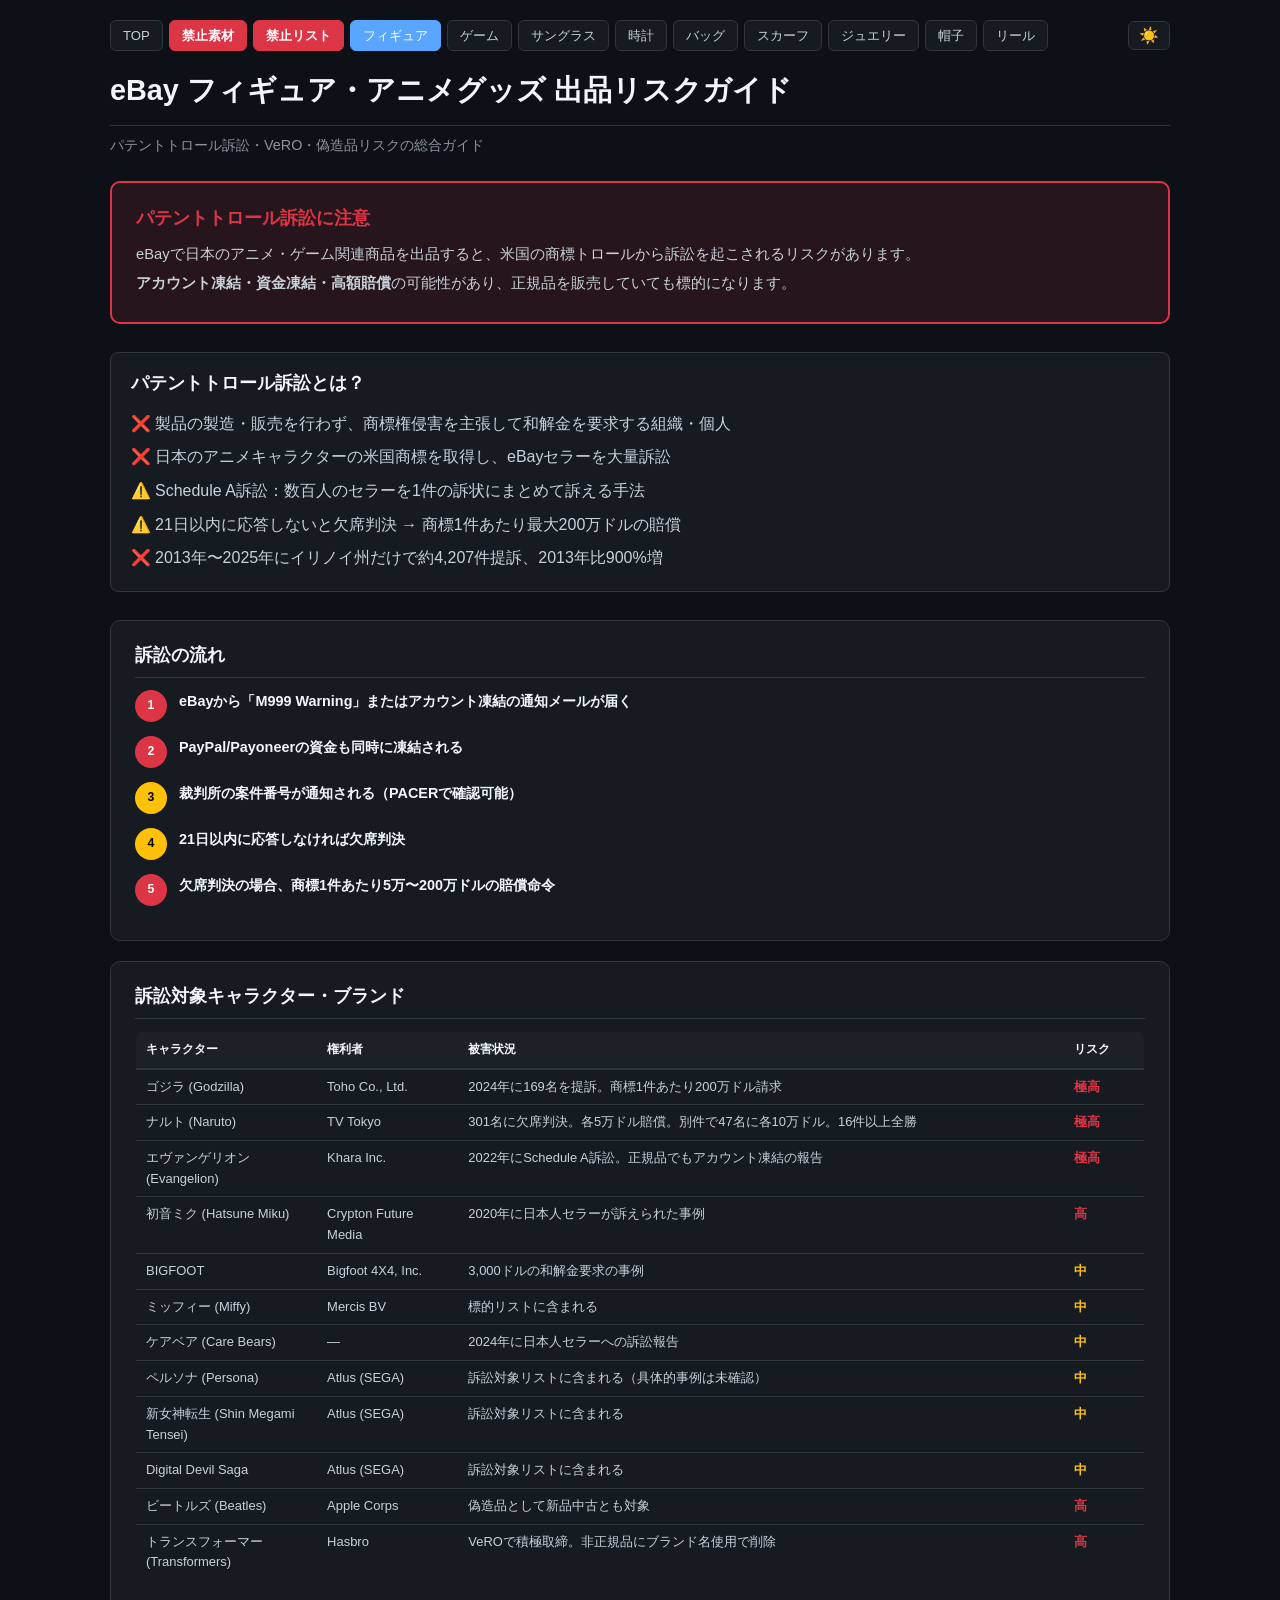
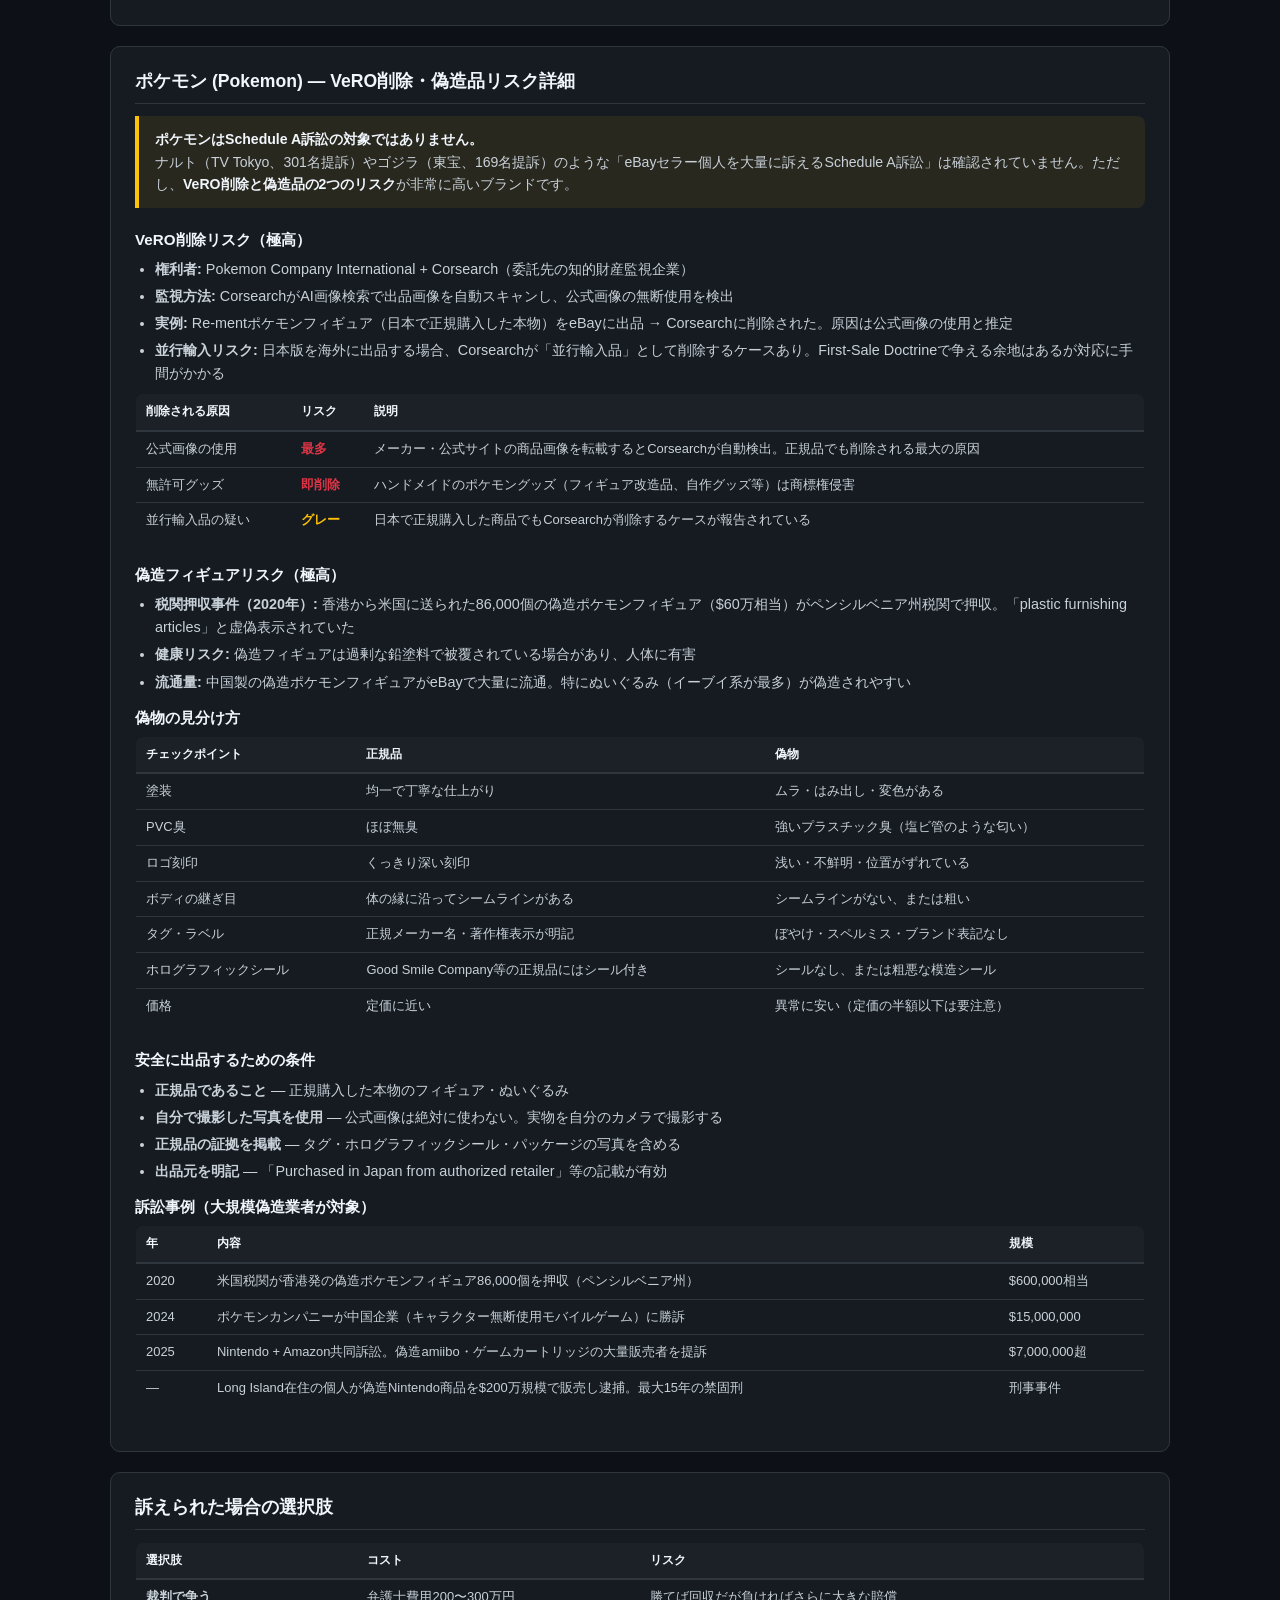
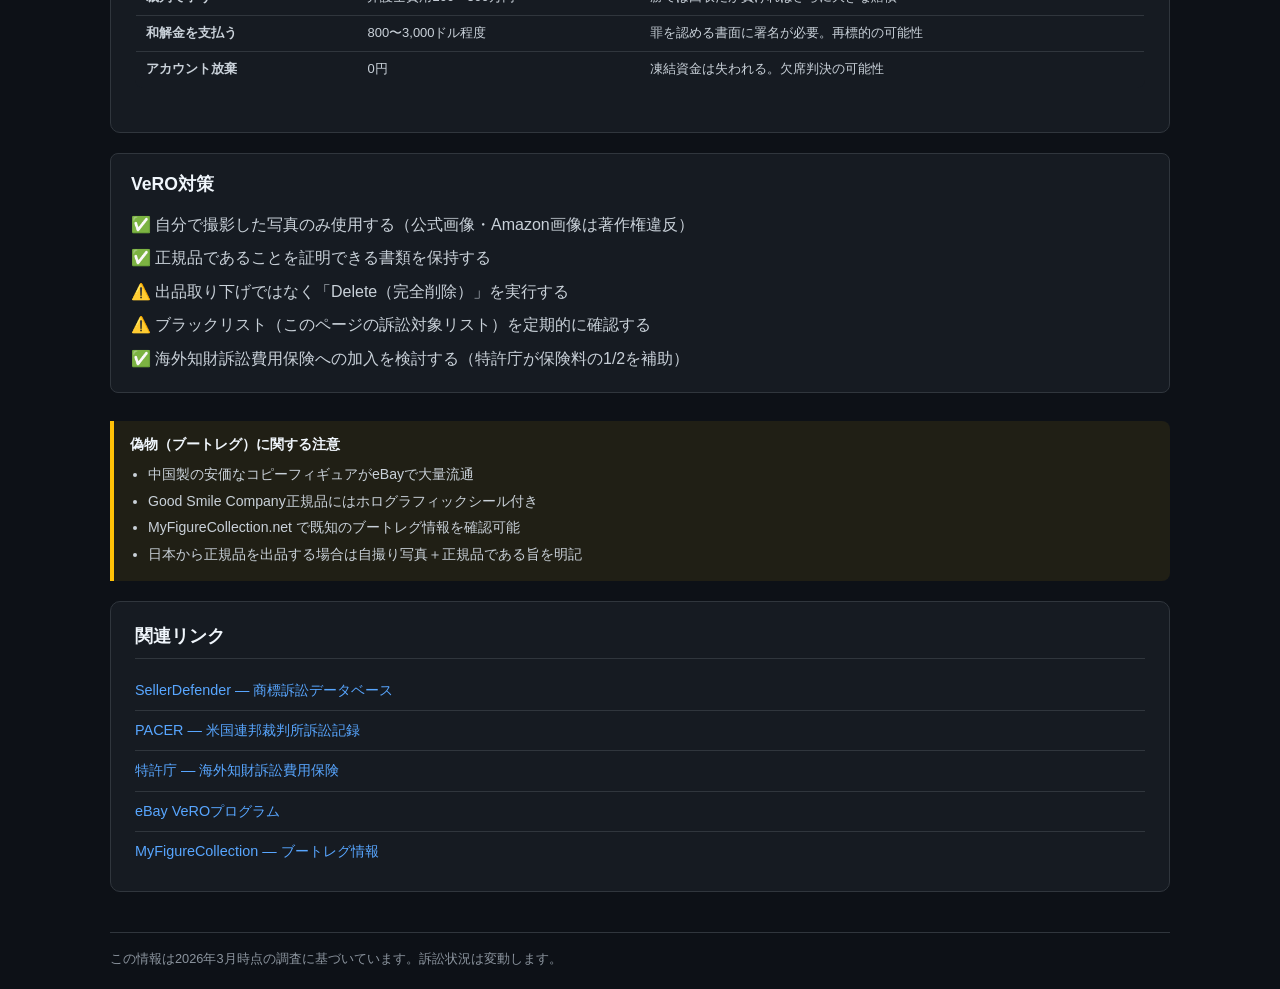
<file: figures.html>
<!DOCTYPE html>
<html lang="ja">
<head>
<meta charset="UTF-8">
<meta name="viewport" content="width=device-width, initial-scale=1.0">
<title>eBay フィギュア・アニメグッズ 出品リスクガイド</title>
<link rel="stylesheet" href="style.css">
<script src="theme.js"></script>
<style>
.cites-alert {
  background: rgba(220,53,69,0.12);
  border: 2px solid var(--red);
  border-radius: 10px;
  padding: 20px 24px;
  margin-bottom: 28px;
}
.cites-alert h2 { color: var(--red); font-size: 1.15em; margin-bottom: 10px; }
.cites-alert p { font-size: 0.92em; margin-bottom: 6px; }

.category-section {
  background: var(--card);
  border: 1px solid var(--border);
  border-radius: 10px;
  padding: 20px 24px;
  margin-bottom: 20px;
}
.category-section h2 {
  color: var(--heading);
  font-size: 1.1em;
  margin-bottom: 12px;
  padding-bottom: 8px;
  border-bottom: 1px solid var(--border);
}
.category-section h3 {
  color: var(--heading);
  font-size: 0.95em;
  margin: 12px 0 6px;
}
.category-section ul {
  margin-left: 20px;
  margin-bottom: 8px;
}
.category-section li {
  font-size: 0.9em;
  margin-bottom: 4px;
}

.process-flow {
  background: var(--card);
  border: 1px solid var(--border);
  border-radius: 10px;
  padding: 20px 24px;
  margin-bottom: 20px;
}
.process-flow h2 {
  color: var(--heading);
  font-size: 1.1em;
  margin-bottom: 12px;
  padding-bottom: 8px;
  border-bottom: 1px solid var(--border);
}
.flow-item {
  display: flex;
  gap: 12px;
  align-items: flex-start;
  margin-bottom: 14px;
  font-size: 0.9em;
}
.flow-icon {
  flex-shrink: 0;
  width: 32px;
  height: 32px;
  border-radius: 50%;
  display: flex;
  align-items: center;
  justify-content: center;
  font-size: 0.85em;
  font-weight: 700;
  color: #fff;
}
.flow-icon.red { background: var(--red); }
.flow-icon.yellow { background: var(--yellow); color: #000; }
.flow-icon.green { background: var(--green); }
.flow-content strong { color: var(--heading); }

.risk-table { width: 100%; border-collapse: collapse; margin-bottom: 24px; font-size: 0.9em; }
.risk-table th { background: var(--th-bg); text-align: left; padding: 8px 10px; border-bottom: 2px solid var(--border); font-size: 0.85em; }
.risk-table td { padding: 7px 10px; border-bottom: 1px solid var(--border); vertical-align: top; }
.risk-table tr:hover { background: var(--card-hover); }
.r-high { color: var(--red); font-weight: 700; }
.r-mid  { color: var(--yellow); font-weight: 700; }
.r-low  { color: var(--green); font-weight: 700; }

.option-table { width: 100%; border-collapse: collapse; margin-bottom: 24px; font-size: 0.9em; }
.option-table th { background: var(--th-bg); text-align: left; padding: 8px 10px; border-bottom: 2px solid var(--border); font-size: 0.85em; }
.option-table td { padding: 7px 10px; border-bottom: 1px solid var(--border); vertical-align: top; }
.option-table tr:hover { background: var(--card-hover); }

.links-section {
  background: var(--card);
  border: 1px solid var(--border);
  border-radius: 10px;
  padding: 20px 24px;
  margin-bottom: 20px;
}
.links-section h2 {
  color: var(--heading);
  font-size: 1.1em;
  margin-bottom: 12px;
  padding-bottom: 8px;
  border-bottom: 1px solid var(--border);
}
.links-section ul { list-style: none; padding: 0; }
.links-section li {
  padding: 8px 0;
  border-bottom: 1px solid var(--border);
  font-size: 0.9em;
}
.links-section li:last-child { border-bottom: none; }
.links-section a { color: var(--link); text-decoration: none; }
.links-section a:hover { text-decoration: underline; }

.checklist {
  background: rgba(40,167,69,0.08);
  border: 1px solid var(--green);
  border-radius: 10px;
  padding: 20px 24px;
  margin-bottom: 20px;
}
.checklist h2 { color: var(--green); font-size: 1.1em; margin-bottom: 12px; }
.checklist ul { list-style: none; padding: 0; }
.checklist li {
  padding: 6px 0 6px 28px;
  position: relative;
  font-size: 0.9em;
}
.checklist li::before {
  content: "\2610";
  position: absolute;
  left: 0;
  font-size: 1.1em;
}

.bootleg-note {
  background: rgba(255,193,7,0.08);
  border-left: 4px solid var(--yellow);
  border-radius: 0 8px 8px 0;
  padding: 12px 16px;
  margin: 10px 0 20px;
  font-size: 0.88em;
}
.bootleg-note strong { color: var(--heading); }
.bootleg-note ul { margin-left: 18px; margin-top: 8px; }
.bootleg-note li { margin-bottom: 4px; }
</style>
</head>
<body>

<div class="topbar">
  <nav>
    <a href="index.html">TOP</a>
    <a href="cites.html" class="nav-cites">禁止素材</a>
    <a href="prohibited.html" class="nav-prohibited">禁止リスト</a>
    <a href="figures.html" class="active">フィギュア</a>
    <a href="games.html">ゲーム</a>
    <a href="sunglasses.html">サングラス</a>
    <a href="watches.html">時計</a>
    <a href="bags.html">バッグ</a>
    <a href="scarves.html">スカーフ</a>
    <a href="jewelry.html">ジュエリー</a>
    <a href="hats.html">帽子</a>
    <a href="reels.html">リール</a>
  </nav>
  <button class="theme-toggle" id="themeToggle"></button>
</div>

<h1>eBay フィギュア・アニメグッズ 出品リスクガイド</h1>
<p class="subtitle">パテントトロール訴訟・VeRO・偽造品リスクの総合ガイド</p>

<!-- ===== ALERT ===== -->
<div class="cites-alert">
  <h2>パテントトロール訴訟に注意</h2>
  <p>eBayで日本のアニメ・ゲーム関連商品を出品すると、米国の商標トロールから訴訟を起こされるリスクがあります。</p>
  <p><strong>アカウント凍結・資金凍結・高額賠償</strong>の可能性があり、正規品を販売していても標的になります。</p>
</div>

<!-- ===== OVERVIEW ===== -->
<div class="summary-box">
  <h2>パテントトロール訴訟とは？</h2>
  <ul>
    <li class="danger">製品の製造・販売を行わず、商標権侵害を主張して和解金を要求する組織・個人</li>
    <li class="danger">日本のアニメキャラクターの米国商標を取得し、eBayセラーを大量訴訟</li>
    <li class="warn">Schedule A訴訟：数百人のセラーを1件の訴状にまとめて訴える手法</li>
    <li class="warn">21日以内に応答しないと欠席判決 &rarr; 商標1件あたり最大200万ドルの賠償</li>
    <li class="danger">2013年〜2025年にイリノイ州だけで約4,207件提訴、2013年比900%増</li>
  </ul>
</div>

<!-- ===== PROCESS FLOW ===== -->
<div class="process-flow">
  <h2>訴訟の流れ</h2>

  <div class="flow-item">
    <div class="flow-icon red">1</div>
    <div class="flow-content">
      <strong>eBayから「M999 Warning」またはアカウント凍結の通知メールが届く</strong>
    </div>
  </div>

  <div class="flow-item">
    <div class="flow-icon red">2</div>
    <div class="flow-content">
      <strong>PayPal/Payoneerの資金も同時に凍結される</strong>
    </div>
  </div>

  <div class="flow-item">
    <div class="flow-icon yellow">3</div>
    <div class="flow-content">
      <strong>裁判所の案件番号が通知される（PACERで確認可能）</strong>
    </div>
  </div>

  <div class="flow-item">
    <div class="flow-icon yellow">4</div>
    <div class="flow-content">
      <strong>21日以内に応答しなければ欠席判決</strong>
    </div>
  </div>

  <div class="flow-item">
    <div class="flow-icon red">5</div>
    <div class="flow-content">
      <strong>欠席判決の場合、商標1件あたり5万〜200万ドルの賠償命令</strong>
    </div>
  </div>
</div>

<!-- ===== TARGET CHARACTERS ===== -->
<div class="category-section">
  <h2>訴訟対象キャラクター・ブランド</h2>
  <table class="risk-table">
    <thead>
      <tr>
        <th style="width:18%">キャラクター</th>
        <th style="width:14%">権利者</th>
        <th>被害状況</th>
        <th style="width:8%">リスク</th>
      </tr>
    </thead>
    <tbody>
      <tr>
        <td>ゴジラ (Godzilla)</td>
        <td>Toho Co., Ltd.</td>
        <td>2024年に169名を提訴。商標1件あたり200万ドル請求</td>
        <td class="r-high">極高</td>
      </tr>
      <tr>
        <td>ナルト (Naruto)</td>
        <td>TV Tokyo</td>
        <td>301名に欠席判決。各5万ドル賠償。別件で47名に各10万ドル。16件以上全勝</td>
        <td class="r-high">極高</td>
      </tr>
      <tr>
        <td>エヴァンゲリオン (Evangelion)</td>
        <td>Khara Inc.</td>
        <td>2022年にSchedule A訴訟。正規品でもアカウント凍結の報告</td>
        <td class="r-high">極高</td>
      </tr>
      <tr>
        <td>初音ミク (Hatsune Miku)</td>
        <td>Crypton Future Media</td>
        <td>2020年に日本人セラーが訴えられた事例</td>
        <td class="r-high">高</td>
      </tr>
      <tr>
        <td>BIGFOOT</td>
        <td>Bigfoot 4X4, Inc.</td>
        <td>3,000ドルの和解金要求の事例</td>
        <td class="r-mid">中</td>
      </tr>
      <tr>
        <td>ミッフィー (Miffy)</td>
        <td>Mercis BV</td>
        <td>標的リストに含まれる</td>
        <td class="r-mid">中</td>
      </tr>
      <tr>
        <td>ケアベア (Care Bears)</td>
        <td>&mdash;</td>
        <td>2024年に日本人セラーへの訴訟報告</td>
        <td class="r-mid">中</td>
      </tr>
      <tr>
        <td>ペルソナ (Persona)</td>
        <td>Atlus (SEGA)</td>
        <td>訴訟対象リストに含まれる（具体的事例は未確認）</td>
        <td class="r-mid">中</td>
      </tr>
      <tr>
        <td>新女神転生 (Shin Megami Tensei)</td>
        <td>Atlus (SEGA)</td>
        <td>訴訟対象リストに含まれる</td>
        <td class="r-mid">中</td>
      </tr>
      <tr>
        <td>Digital Devil Saga</td>
        <td>Atlus (SEGA)</td>
        <td>訴訟対象リストに含まれる</td>
        <td class="r-mid">中</td>
      </tr>
      <tr>
        <td>ビートルズ (Beatles)</td>
        <td>Apple Corps</td>
        <td>偽造品として新品中古とも対象</td>
        <td class="r-high">高</td>
      </tr>
      <tr>
        <td>トランスフォーマー (Transformers)</td>
        <td>Hasbro</td>
        <td>VeROで積極取締。非正規品にブランド名使用で削除</td>
        <td class="r-high">高</td>
      </tr>
    </tbody>
  </table>
</div>

<!-- ===== POKEMON SECTION ===== -->
<div class="category-section">
  <h2>ポケモン (Pokemon) ― VeRO削除・偽造品リスク詳細</h2>

  <div class="bootleg-note">
    <strong>ポケモンはSchedule A訴訟の対象ではありません。</strong><br>
    ナルト（TV Tokyo、301名提訴）やゴジラ（東宝、169名提訴）のような「eBayセラー個人を大量に訴えるSchedule A訴訟」は確認されていません。ただし、<strong>VeRO削除と偽造品の2つのリスク</strong>が非常に高いブランドです。
  </div>

  <h3>VeRO削除リスク（極高）</h3>
  <ul>
    <li><strong>権利者:</strong> Pokemon Company International + Corsearch（委託先の知的財産監視企業）</li>
    <li><strong>監視方法:</strong> CorsearchがAI画像検索で出品画像を自動スキャンし、公式画像の無断使用を検出</li>
    <li><strong>実例:</strong> Re-mentポケモンフィギュア（日本で正規購入した本物）をeBayに出品 → Corsearchに削除された。原因は公式画像の使用と推定</li>
    <li><strong>並行輸入リスク:</strong> 日本版を海外に出品する場合、Corsearchが「並行輸入品」として削除するケースあり。First-Sale Doctrineで争える余地はあるが対応に手間がかかる</li>
  </ul>

  <table class="risk-table">
    <thead>
      <tr><th>削除される原因</th><th>リスク</th><th>説明</th></tr>
    </thead>
    <tbody>
      <tr>
        <td>公式画像の使用</td>
        <td class="r-high">最多</td>
        <td>メーカー・公式サイトの商品画像を転載するとCorsearchが自動検出。正規品でも削除される最大の原因</td>
      </tr>
      <tr>
        <td>無許可グッズ</td>
        <td class="r-high">即削除</td>
        <td>ハンドメイドのポケモングッズ（フィギュア改造品、自作グッズ等）は商標権侵害</td>
      </tr>
      <tr>
        <td>並行輸入品の疑い</td>
        <td class="r-mid">グレー</td>
        <td>日本で正規購入した商品でもCorsearchが削除するケースが報告されている</td>
      </tr>
    </tbody>
  </table>

  <h3>偽造フィギュアリスク（極高）</h3>
  <ul>
    <li><strong>税関押収事件（2020年）:</strong> 香港から米国に送られた86,000個の偽造ポケモンフィギュア（$60万相当）がペンシルベニア州税関で押収。「plastic furnishing articles」と虚偽表示されていた</li>
    <li><strong>健康リスク:</strong> 偽造フィギュアは過剰な鉛塗料で被覆されている場合があり、人体に有害</li>
    <li><strong>流通量:</strong> 中国製の偽造ポケモンフィギュアがeBayで大量に流通。特にぬいぐるみ（イーブイ系が最多）が偽造されやすい</li>
  </ul>

  <h3>偽物の見分け方</h3>
  <table class="risk-table">
    <thead>
      <tr><th>チェックポイント</th><th>正規品</th><th>偽物</th></tr>
    </thead>
    <tbody>
      <tr>
        <td>塗装</td>
        <td>均一で丁寧な仕上がり</td>
        <td>ムラ・はみ出し・変色がある</td>
      </tr>
      <tr>
        <td>PVC臭</td>
        <td>ほぼ無臭</td>
        <td>強いプラスチック臭（塩ビ管のような匂い）</td>
      </tr>
      <tr>
        <td>ロゴ刻印</td>
        <td>くっきり深い刻印</td>
        <td>浅い・不鮮明・位置がずれている</td>
      </tr>
      <tr>
        <td>ボディの継ぎ目</td>
        <td>体の縁に沿ってシームラインがある</td>
        <td>シームラインがない、または粗い</td>
      </tr>
      <tr>
        <td>タグ・ラベル</td>
        <td>正規メーカー名・著作権表示が明記</td>
        <td>ぼやけ・スペルミス・ブランド表記なし</td>
      </tr>
      <tr>
        <td>ホログラフィックシール</td>
        <td>Good Smile Company等の正規品にはシール付き</td>
        <td>シールなし、または粗悪な模造シール</td>
      </tr>
      <tr>
        <td>価格</td>
        <td>定価に近い</td>
        <td>異常に安い（定価の半額以下は要注意）</td>
      </tr>
    </tbody>
  </table>

  <h3>安全に出品するための条件</h3>
  <ul>
    <li><strong>正規品であること</strong> ― 正規購入した本物のフィギュア・ぬいぐるみ</li>
    <li><strong>自分で撮影した写真を使用</strong> ― 公式画像は絶対に使わない。実物を自分のカメラで撮影する</li>
    <li><strong>正規品の証拠を掲載</strong> ― タグ・ホログラフィックシール・パッケージの写真を含める</li>
    <li><strong>出品元を明記</strong> ― 「Purchased in Japan from authorized retailer」等の記載が有効</li>
  </ul>

  <h3>訴訟事例（大規模偽造業者が対象）</h3>
  <table class="risk-table">
    <thead>
      <tr><th>年</th><th>内容</th><th>規模</th></tr>
    </thead>
    <tbody>
      <tr>
        <td>2020</td>
        <td>米国税関が香港発の偽造ポケモンフィギュア86,000個を押収（ペンシルベニア州）</td>
        <td>$600,000相当</td>
      </tr>
      <tr>
        <td>2024</td>
        <td>ポケモンカンパニーが中国企業（キャラクター無断使用モバイルゲーム）に勝訴</td>
        <td>$15,000,000</td>
      </tr>
      <tr>
        <td>2025</td>
        <td>Nintendo + Amazon共同訴訟。偽造amiibo・ゲームカートリッジの大量販売者を提訴</td>
        <td>$7,000,000超</td>
      </tr>
      <tr>
        <td>―</td>
        <td>Long Island在住の個人が偽造Nintendo商品を$200万規模で販売し逮捕。最大15年の禁固刑</td>
        <td>刑事事件</td>
      </tr>
    </tbody>
  </table>
</div>

<!-- ===== OPTIONS WHEN SUED ===== -->
<div class="category-section">
  <h2>訴えられた場合の選択肢</h2>
  <table class="option-table">
    <thead>
      <tr>
        <th style="width:22%">選択肢</th>
        <th style="width:28%">コスト</th>
        <th>リスク</th>
      </tr>
    </thead>
    <tbody>
      <tr>
        <td><strong>裁判で争う</strong></td>
        <td>弁護士費用200〜300万円</td>
        <td>勝てば回収だが負ければさらに大きな賠償</td>
      </tr>
      <tr>
        <td><strong>和解金を支払う</strong></td>
        <td>800〜3,000ドル程度</td>
        <td>罪を認める書面に署名が必要。再標的の可能性</td>
      </tr>
      <tr>
        <td><strong>アカウント放棄</strong></td>
        <td>0円</td>
        <td>凍結資金は失われる。欠席判決の可能性</td>
      </tr>
    </tbody>
  </table>
</div>

<!-- ===== VeRO MEASURES ===== -->
<div class="summary-box">
  <h2>VeRO対策</h2>
  <ul>
    <li class="safe">自分で撮影した写真のみ使用する（公式画像・Amazon画像は著作権違反）</li>
    <li class="safe">正規品であることを証明できる書類を保持する</li>
    <li class="warn">出品取り下げではなく「Delete（完全削除）」を実行する</li>
    <li class="warn">ブラックリスト（このページの訴訟対象リスト）を定期的に確認する</li>
    <li class="safe">海外知財訴訟費用保険への加入を検討する（特許庁が保険料の1/2を補助）</li>
  </ul>
</div>

<!-- ===== BOOTLEG NOTE ===== -->
<div class="bootleg-note">
  <strong>偽物（ブートレグ）に関する注意</strong>
  <ul>
    <li>中国製の安価なコピーフィギュアがeBayで大量流通</li>
    <li>Good Smile Company正規品にはホログラフィックシール付き</li>
    <li>MyFigureCollection.net で既知のブートレグ情報を確認可能</li>
    <li>日本から正規品を出品する場合は自撮り写真＋正規品である旨を明記</li>
  </ul>
</div>

<!-- ===== LINKS ===== -->
<div class="links-section">
  <h2>関連リンク</h2>
  <ul>
    <li><a href="https://sellerdefender.com/" target="_blank" rel="noopener">SellerDefender &mdash; 商標訴訟データベース</a></li>
    <li><a href="https://pacer.uscourts.gov/" target="_blank" rel="noopener">PACER &mdash; 米国連邦裁判所訴訟記録</a></li>
    <li><a href="https://www.jpo.go.jp/" target="_blank" rel="noopener">特許庁 &mdash; 海外知財訴訟費用保険</a></li>
    <li><a href="https://www.ebay.com/sellercenter/ebay-for-business/verified-rights-owner-program" target="_blank" rel="noopener">eBay VeROプログラム</a></li>
    <li><a href="https://myfigurecollection.net/" target="_blank" rel="noopener">MyFigureCollection &mdash; ブートレグ情報</a></li>
  </ul>
</div>

<footer>
  <p>この情報は2026年3月時点の調査に基づいています。訴訟状況は変動します。</p>
</footer>

</body>
</html>
</file>
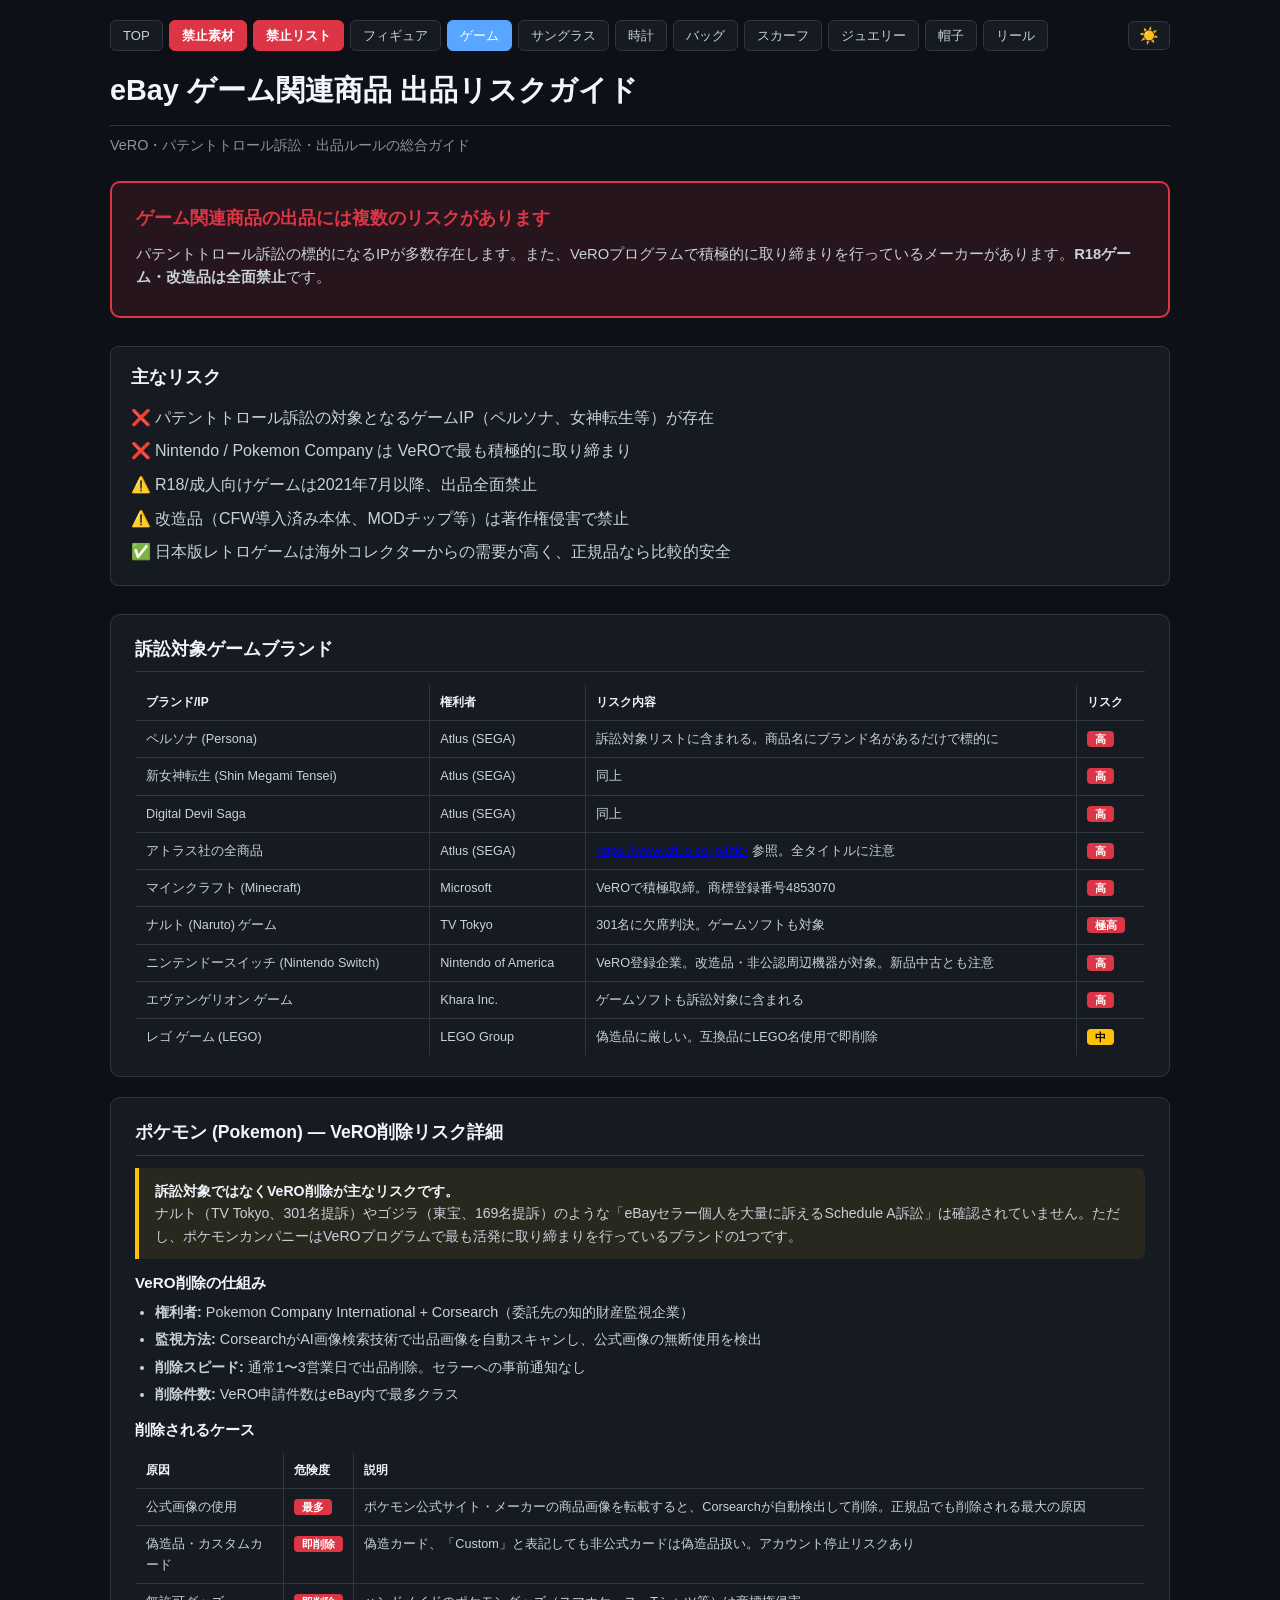
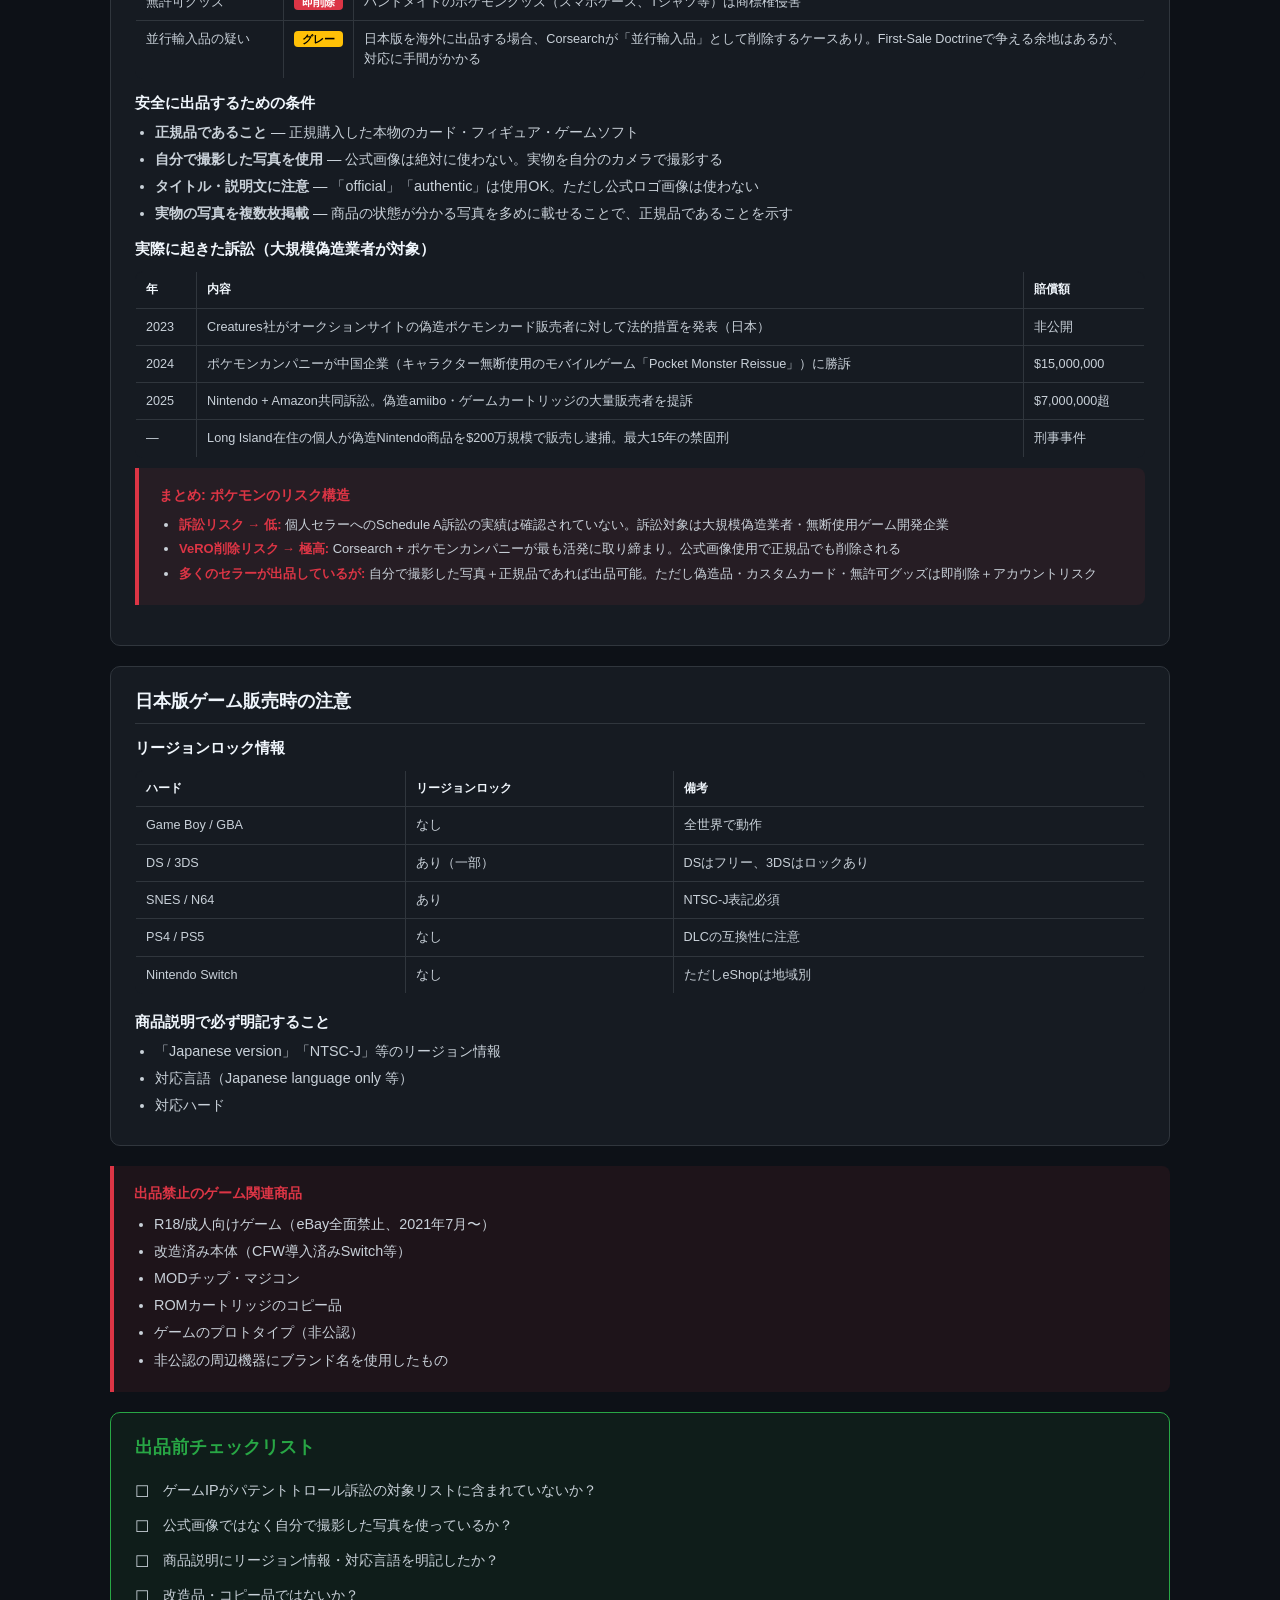
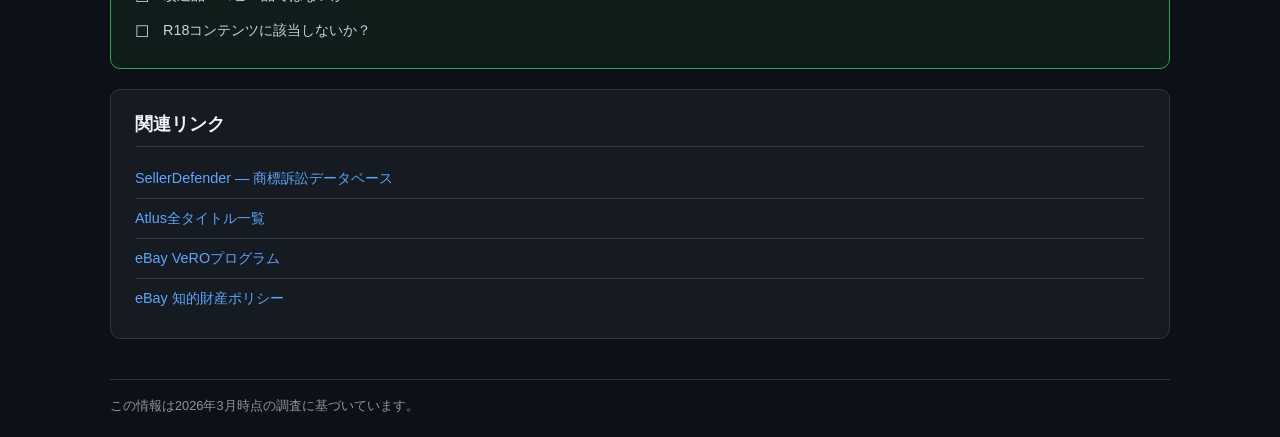
<file: games.html>
<!DOCTYPE html>
<html lang="ja">
<head>
<meta charset="UTF-8">
<meta name="viewport" content="width=device-width, initial-scale=1.0">
<title>ゲーム関連商品 出品リスクガイド | eBay出品者向け</title>
<link rel="stylesheet" href="style.css">
<script src="theme.js"></script>
<style>
.cites-alert {
  background: rgba(220,53,69,0.12);
  border: 2px solid var(--red);
  border-radius: 10px;
  padding: 20px 24px;
  margin-bottom: 28px;
}
.cites-alert h2 { color: var(--red); font-size: 1.15em; margin-bottom: 10px; }
.cites-alert p { font-size: 0.92em; margin-bottom: 6px; }

.category-section {
  background: var(--card);
  border: 1px solid var(--border);
  border-radius: 10px;
  padding: 20px 24px;
  margin-bottom: 20px;
}
.category-section h2 {
  color: var(--heading);
  font-size: 1.1em;
  margin-bottom: 12px;
  padding-bottom: 8px;
  border-bottom: 1px solid var(--border);
}
.category-section h3 {
  color: var(--heading);
  font-size: 0.95em;
  margin: 12px 0 6px;
}
.category-section ul {
  margin-left: 20px;
  margin-bottom: 8px;
}
.category-section li {
  font-size: 0.9em;
  margin-bottom: 4px;
}

.material-tag {
  display: inline-block;
  padding: 2px 10px;
  border-radius: 4px;
  font-size: 0.82em;
  font-weight: 600;
  background: rgba(220,53,69,0.15);
  color: var(--red);
  margin: 2px 3px;
}

.process-flow {
  background: var(--card);
  border: 1px solid var(--border);
  border-radius: 10px;
  padding: 20px 24px;
  margin-bottom: 20px;
}
.process-flow h2 {
  color: var(--heading);
  font-size: 1.1em;
  margin-bottom: 12px;
  padding-bottom: 8px;
  border-bottom: 1px solid var(--border);
}
.flow-item {
  display: flex;
  gap: 12px;
  align-items: flex-start;
  margin-bottom: 14px;
  font-size: 0.9em;
}
.flow-icon {
  flex-shrink: 0;
  width: 32px;
  height: 32px;
  border-radius: 50%;
  display: flex;
  align-items: center;
  justify-content: center;
  font-size: 0.85em;
  font-weight: 700;
  color: #fff;
}
.flow-icon.red { background: var(--red); }
.flow-icon.yellow { background: var(--yellow); color: #000; }
.flow-icon.green { background: var(--green); }
.flow-content strong { color: var(--heading); }

.links-section {
  background: var(--card);
  border: 1px solid var(--border);
  border-radius: 10px;
  padding: 20px 24px;
  margin-bottom: 20px;
}
.links-section h2 {
  color: var(--heading);
  font-size: 1.1em;
  margin-bottom: 12px;
  padding-bottom: 8px;
  border-bottom: 1px solid var(--border);
}
.links-section ul { list-style: none; padding: 0; }
.links-section li {
  padding: 8px 0;
  border-bottom: 1px solid var(--border);
  font-size: 0.9em;
}
.links-section li:last-child { border-bottom: none; }
.links-section a { color: var(--link); text-decoration: none; }
.links-section a:hover { text-decoration: underline; }

.checklist {
  background: rgba(40,167,69,0.08);
  border: 1px solid var(--green);
  border-radius: 10px;
  padding: 20px 24px;
  margin-bottom: 20px;
}
.checklist h2 { color: var(--green); font-size: 1.1em; margin-bottom: 12px; }
.checklist ul { list-style: none; padding: 0; }
.checklist li {
  padding: 6px 0 6px 28px;
  position: relative;
  font-size: 0.9em;
}
.checklist li::before {
  content: "\2610";
  position: absolute;
  left: 0;
  font-size: 1.1em;
}

.excluded-gems {
  background: rgba(255,193,7,0.08);
  border-left: 4px solid var(--yellow);
  border-radius: 0 8px 8px 0;
  padding: 12px 16px;
  margin: 10px 0;
  font-size: 0.88em;
}
.excluded-gems strong { color: var(--heading); }

.risk-table {
  width: 100%;
  border-collapse: collapse;
  font-size: 0.88em;
  margin-top: 10px;
}
.risk-table th {
  background: var(--card);
  border: 1px solid var(--border);
  padding: 8px 10px;
  text-align: left;
  font-weight: 700;
  color: var(--heading);
}
.risk-table td {
  border: 1px solid var(--border);
  padding: 8px 10px;
  vertical-align: top;
}
.risk-table tr:hover { background: rgba(128,128,128,0.05); }
.r-high {
  color: #fff;
  background: var(--red);
  padding: 2px 8px;
  border-radius: 4px;
  font-weight: 700;
  font-size: 0.85em;
  white-space: nowrap;
}
.r-mid {
  color: #000;
  background: var(--yellow);
  padding: 2px 8px;
  border-radius: 4px;
  font-weight: 700;
  font-size: 0.85em;
  white-space: nowrap;
}

.note-red {
  background: rgba(220,53,69,0.08);
  border-left: 4px solid var(--red);
  border-radius: 0 8px 8px 0;
  padding: 16px 20px;
  margin: 10px 0 20px;
  font-size: 0.9em;
}
.note-red strong { color: var(--red); }
.note-red ul { margin: 8px 0 0 20px; }
.note-red li { margin-bottom: 4px; }

.region-table {
  width: 100%;
  border-collapse: collapse;
  font-size: 0.88em;
  margin: 10px 0 16px;
}
.region-table th {
  background: var(--card);
  border: 1px solid var(--border);
  padding: 8px 10px;
  text-align: left;
  font-weight: 700;
  color: var(--heading);
}
.region-table td {
  border: 1px solid var(--border);
  padding: 8px 10px;
}
</style>
</head>
<body>

<div class="topbar">
  <nav>
    <a href="index.html">TOP</a>
    <a href="cites.html" class="nav-cites">禁止素材</a>
    <a href="prohibited.html" class="nav-prohibited">禁止リスト</a>
    <a href="figures.html">フィギュア</a>
    <a href="games.html" class="active">ゲーム</a>
    <a href="sunglasses.html">サングラス</a>
    <a href="watches.html">時計</a>
    <a href="bags.html">バッグ</a>
    <a href="scarves.html">スカーフ</a>
    <a href="jewelry.html">ジュエリー</a>
    <a href="hats.html">帽子</a>
    <a href="reels.html">リール</a>
  </nav>
  <button class="theme-toggle" id="themeToggle"></button>
</div>

<h1>eBay ゲーム関連商品 出品リスクガイド</h1>
<p class="subtitle">VeRO・パテントトロール訴訟・出品ルールの総合ガイド</p>

<!-- ===== ALERT ===== -->
<div class="cites-alert">
  <h2>ゲーム関連商品の出品には複数のリスクがあります</h2>
  <p>パテントトロール訴訟の標的になるIPが多数存在します。また、VeROプログラムで積極的に取り締まりを行っているメーカーがあります。<strong>R18ゲーム・改造品は全面禁止</strong>です。</p>
</div>

<!-- ===== SUMMARY ===== -->
<div class="summary-box">
  <h2>主なリスク</h2>
  <ul>
    <li class="danger">パテントトロール訴訟の対象となるゲームIP（ペルソナ、女神転生等）が存在</li>
    <li class="danger">Nintendo / Pokemon Company は VeROで最も積極的に取り締まり</li>
    <li class="warn">R18/成人向けゲームは2021年7月以降、出品全面禁止</li>
    <li class="warn">改造品（CFW導入済み本体、MODチップ等）は著作権侵害で禁止</li>
    <li class="safe">日本版レトロゲームは海外コレクターからの需要が高く、正規品なら比較的安全</li>
  </ul>
</div>

<!-- ===== LAWSUIT TARGET BRANDS ===== -->
<div class="category-section">
  <h2>訴訟対象ゲームブランド</h2>
  <table class="risk-table">
    <thead>
      <tr>
        <th>ブランド/IP</th>
        <th>権利者</th>
        <th>リスク内容</th>
        <th>リスク</th>
      </tr>
    </thead>
    <tbody>
      <tr>
        <td>ペルソナ (Persona)</td>
        <td>Atlus (SEGA)</td>
        <td>訴訟対象リストに含まれる。商品名にブランド名があるだけで標的に</td>
        <td><span class="r-high">高</span></td>
      </tr>
      <tr>
        <td>新女神転生 (Shin Megami Tensei)</td>
        <td>Atlus (SEGA)</td>
        <td>同上</td>
        <td><span class="r-high">高</span></td>
      </tr>
      <tr>
        <td>Digital Devil Saga</td>
        <td>Atlus (SEGA)</td>
        <td>同上</td>
        <td><span class="r-high">高</span></td>
      </tr>
      <tr>
        <td>アトラス社の全商品</td>
        <td>Atlus (SEGA)</td>
        <td><a href="https://www.atlus.co.jp/title/" target="_blank" rel="noopener">https://www.atlus.co.jp/title/</a> 参照。全タイトルに注意</td>
        <td><span class="r-high">高</span></td>
      </tr>
      <tr>
        <td>マインクラフト (Minecraft)</td>
        <td>Microsoft</td>
        <td>VeROで積極取締。商標登録番号4853070</td>
        <td><span class="r-high">高</span></td>
      </tr>
      <tr>
        <td>ナルト (Naruto) ゲーム</td>
        <td>TV Tokyo</td>
        <td>301名に欠席判決。ゲームソフトも対象</td>
        <td><span class="r-high">極高</span></td>
      </tr>
      <tr>
        <td>ニンテンドースイッチ (Nintendo Switch)</td>
        <td>Nintendo of America</td>
        <td>VeRO登録企業。改造品・非公認周辺機器が対象。新品中古とも注意</td>
        <td><span class="r-high">高</span></td>
      </tr>
      <tr>
        <td>エヴァンゲリオン ゲーム</td>
        <td>Khara Inc.</td>
        <td>ゲームソフトも訴訟対象に含まれる</td>
        <td><span class="r-high">高</span></td>
      </tr>
      <tr>
        <td>レゴ ゲーム (LEGO)</td>
        <td>LEGO Group</td>
        <td>偽造品に厳しい。互換品にLEGO名使用で即削除</td>
        <td><span class="r-mid">中</span></td>
      </tr>
    </tbody>
  </table>
</div>

<!-- ===== POKEMON SECTION ===== -->
<div class="category-section">
  <h2>ポケモン (Pokemon) ― VeRO削除リスク詳細</h2>

  <div class="excluded-gems">
    <strong>訴訟対象ではなくVeRO削除が主なリスクです。</strong><br>
    ナルト（TV Tokyo、301名提訴）やゴジラ（東宝、169名提訴）のような「eBayセラー個人を大量に訴えるSchedule A訴訟」は確認されていません。ただし、ポケモンカンパニーはVeROプログラムで最も活発に取り締まりを行っているブランドの1つです。
  </div>

  <h3>VeRO削除の仕組み</h3>
  <ul>
    <li><strong>権利者:</strong> Pokemon Company International + Corsearch（委託先の知的財産監視企業）</li>
    <li><strong>監視方法:</strong> CorsearchがAI画像検索技術で出品画像を自動スキャンし、公式画像の無断使用を検出</li>
    <li><strong>削除スピード:</strong> 通常1〜3営業日で出品削除。セラーへの事前通知なし</li>
    <li><strong>削除件数:</strong> VeRO申請件数はeBay内で最多クラス</li>
  </ul>

  <h3>削除されるケース</h3>
  <table class="risk-table">
    <thead>
      <tr><th>原因</th><th>危険度</th><th>説明</th></tr>
    </thead>
    <tbody>
      <tr>
        <td>公式画像の使用</td>
        <td><span class="r-high">最多</span></td>
        <td>ポケモン公式サイト・メーカーの商品画像を転載すると、Corsearchが自動検出して削除。正規品でも削除される最大の原因</td>
      </tr>
      <tr>
        <td>偽造品・カスタムカード</td>
        <td><span class="r-high">即削除</span></td>
        <td>偽造カード、「Custom」と表記しても非公式カードは偽造品扱い。アカウント停止リスクあり</td>
      </tr>
      <tr>
        <td>無許可グッズ</td>
        <td><span class="r-high">即削除</span></td>
        <td>ハンドメイドのポケモングッズ（スマホケース、Tシャツ等）は商標権侵害</td>
      </tr>
      <tr>
        <td>並行輸入品の疑い</td>
        <td><span class="r-mid">グレー</span></td>
        <td>日本版を海外に出品する場合、Corsearchが「並行輸入品」として削除するケースあり。First-Sale Doctrineで争える余地はあるが、対応に手間がかかる</td>
      </tr>
    </tbody>
  </table>

  <h3>安全に出品するための条件</h3>
  <ul>
    <li><strong>正規品であること</strong> ― 正規購入した本物のカード・フィギュア・ゲームソフト</li>
    <li><strong>自分で撮影した写真を使用</strong> ― 公式画像は絶対に使わない。実物を自分のカメラで撮影する</li>
    <li><strong>タイトル・説明文に注意</strong> ― 「official」「authentic」は使用OK。ただし公式ロゴ画像は使わない</li>
    <li><strong>実物の写真を複数枚掲載</strong> ― 商品の状態が分かる写真を多めに載せることで、正規品であることを示す</li>
  </ul>

  <h3>実際に起きた訴訟（大規模偽造業者が対象）</h3>
  <table class="risk-table">
    <thead>
      <tr><th>年</th><th>内容</th><th>賠償額</th></tr>
    </thead>
    <tbody>
      <tr>
        <td>2023</td>
        <td>Creatures社がオークションサイトの偽造ポケモンカード販売者に対して法的措置を発表（日本）</td>
        <td>非公開</td>
      </tr>
      <tr>
        <td>2024</td>
        <td>ポケモンカンパニーが中国企業（キャラクター無断使用のモバイルゲーム「Pocket Monster Reissue」）に勝訴</td>
        <td>$15,000,000</td>
      </tr>
      <tr>
        <td>2025</td>
        <td>Nintendo + Amazon共同訴訟。偽造amiibo・ゲームカートリッジの大量販売者を提訴</td>
        <td>$7,000,000超</td>
      </tr>
      <tr>
        <td>―</td>
        <td>Long Island在住の個人が偽造Nintendo商品を$200万規模で販売し逮捕。最大15年の禁固刑</td>
        <td>刑事事件</td>
      </tr>
    </tbody>
  </table>

  <div class="note-red">
    <strong>まとめ: ポケモンのリスク構造</strong>
    <ul>
      <li><strong>訴訟リスク → 低:</strong> 個人セラーへのSchedule A訴訟の実績は確認されていない。訴訟対象は大規模偽造業者・無断使用ゲーム開発企業</li>
      <li><strong>VeRO削除リスク → 極高:</strong> Corsearch + ポケモンカンパニーが最も活発に取り締まり。公式画像使用で正規品でも削除される</li>
      <li><strong>多くのセラーが出品しているが:</strong> 自分で撮影した写真＋正規品であれば出品可能。ただし偽造品・カスタムカード・無許可グッズは即削除＋アカウントリスク</li>
    </ul>
  </div>
</div>

<!-- ===== JAPANESE GAME NOTES ===== -->
<div class="category-section">
  <h2>日本版ゲーム販売時の注意</h2>

  <h3>リージョンロック情報</h3>
  <table class="region-table">
    <thead>
      <tr>
        <th>ハード</th>
        <th>リージョンロック</th>
        <th>備考</th>
      </tr>
    </thead>
    <tbody>
      <tr>
        <td>Game Boy / GBA</td>
        <td>なし</td>
        <td>全世界で動作</td>
      </tr>
      <tr>
        <td>DS / 3DS</td>
        <td>あり（一部）</td>
        <td>DSはフリー、3DSはロックあり</td>
      </tr>
      <tr>
        <td>SNES / N64</td>
        <td>あり</td>
        <td>NTSC-J表記必須</td>
      </tr>
      <tr>
        <td>PS4 / PS5</td>
        <td>なし</td>
        <td>DLCの互換性に注意</td>
      </tr>
      <tr>
        <td>Nintendo Switch</td>
        <td>なし</td>
        <td>ただしeShopは地域別</td>
      </tr>
    </tbody>
  </table>

  <h3>商品説明で必ず明記すること</h3>
  <ul>
    <li>「Japanese version」「NTSC-J」等のリージョン情報</li>
    <li>対応言語（Japanese language only 等）</li>
    <li>対応ハード</li>
  </ul>
</div>

<!-- ===== PROHIBITED ITEMS ===== -->
<div class="note-red">
  <strong>出品禁止のゲーム関連商品</strong>
  <ul>
    <li>R18/成人向けゲーム（eBay全面禁止、2021年7月〜）</li>
    <li>改造済み本体（CFW導入済みSwitch等）</li>
    <li>MODチップ・マジコン</li>
    <li>ROMカートリッジのコピー品</li>
    <li>ゲームのプロトタイプ（非公認）</li>
    <li>非公認の周辺機器にブランド名を使用したもの</li>
  </ul>
</div>

<!-- ===== CHECKLIST ===== -->
<div class="checklist">
  <h2>出品前チェックリスト</h2>
  <ul>
    <li>ゲームIPがパテントトロール訴訟の対象リストに含まれていないか？</li>
    <li>公式画像ではなく自分で撮影した写真を使っているか？</li>
    <li>商品説明にリージョン情報・対応言語を明記したか？</li>
    <li>改造品・コピー品ではないか？</li>
    <li>R18コンテンツに該当しないか？</li>
  </ul>
</div>

<!-- ===== LINKS ===== -->
<div class="links-section">
  <h2>関連リンク</h2>
  <ul>
    <li><a href="https://sellerdefender.com/" target="_blank" rel="noopener">SellerDefender &mdash; 商標訴訟データベース</a></li>
    <li><a href="https://www.atlus.co.jp/title/" target="_blank" rel="noopener">Atlus全タイトル一覧</a></li>
    <li><a href="https://www.ebay.com/sellercenter/ebay-for-business/verified-rights-owner-program" target="_blank" rel="noopener">eBay VeROプログラム</a></li>
    <li><a href="https://www.ebay.com/help/policies/listing-policies/selling-policies/intellectual-property-vero-program?id=4349" target="_blank" rel="noopener">eBay 知的財産ポリシー</a></li>
  </ul>
</div>

<footer>
  <p>この情報は2026年3月時点の調査に基づいています。</p>
</footer>

</body>
</html>
</file>
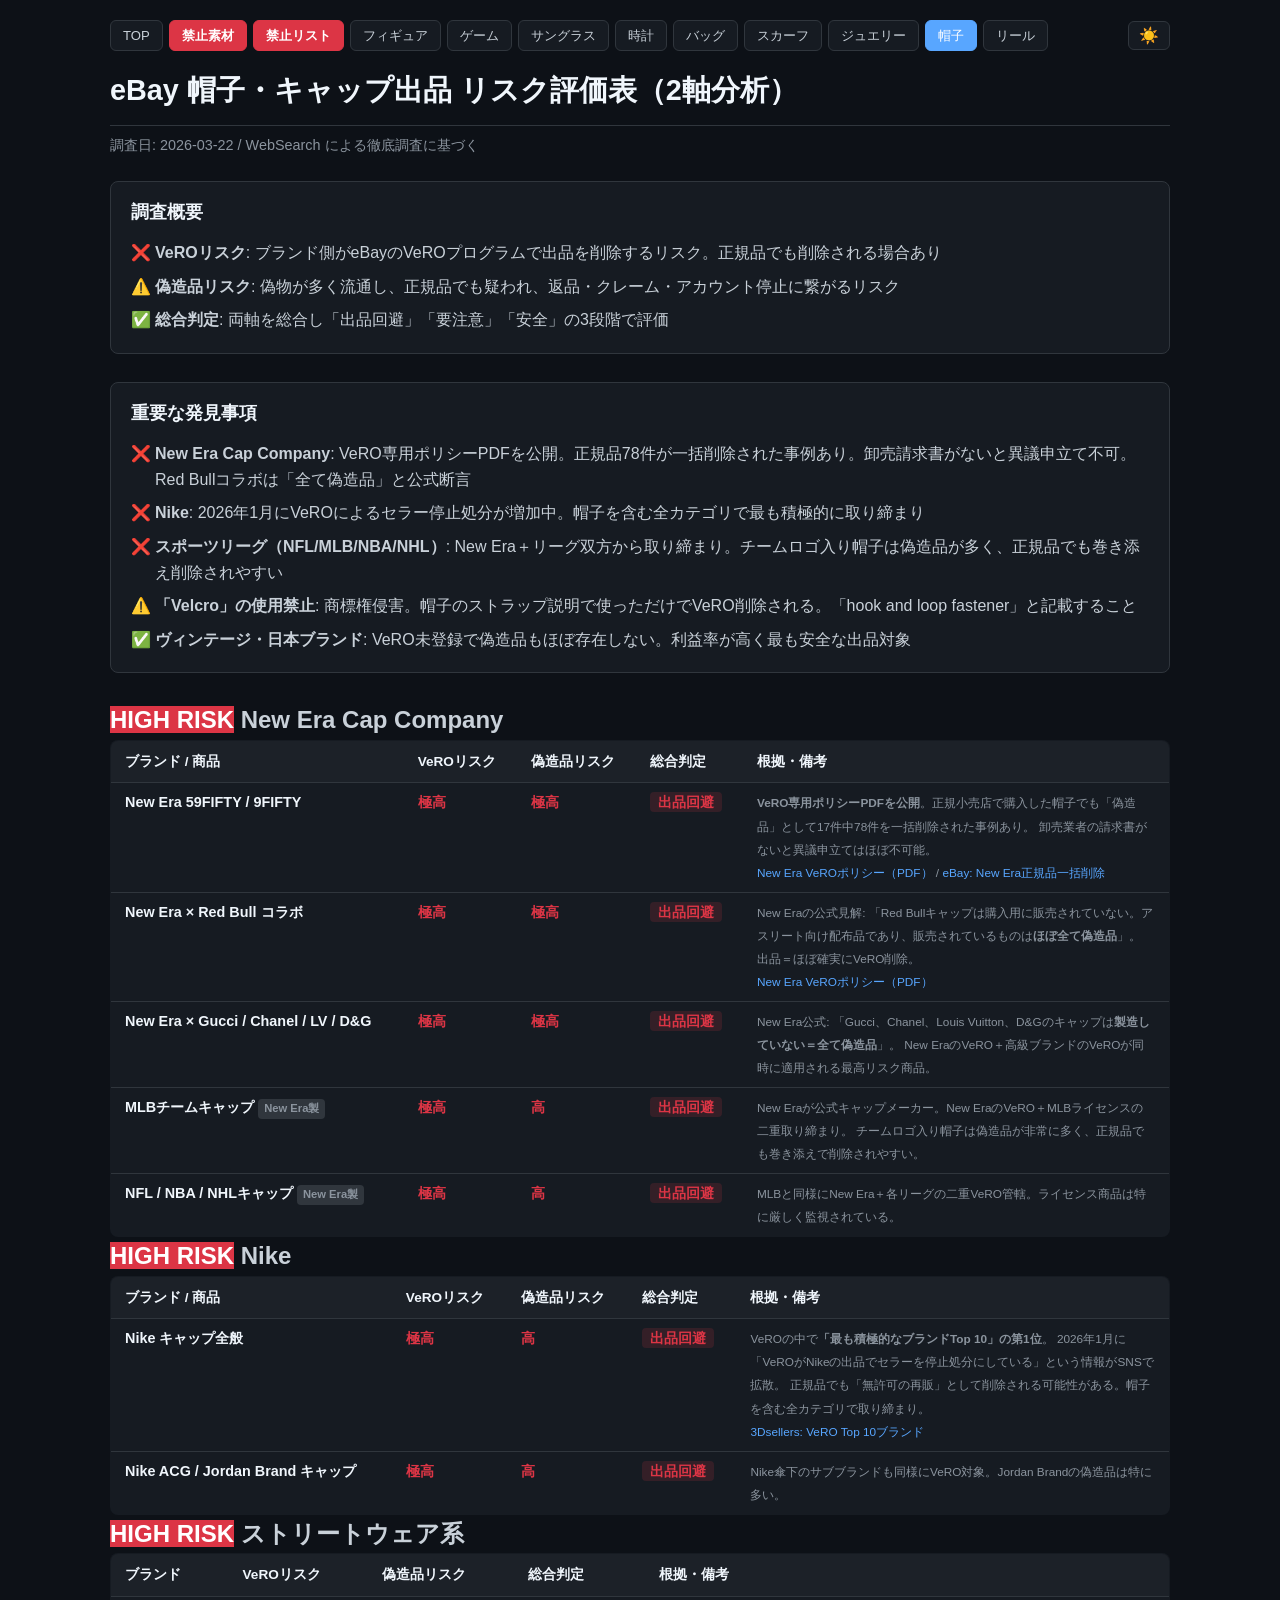
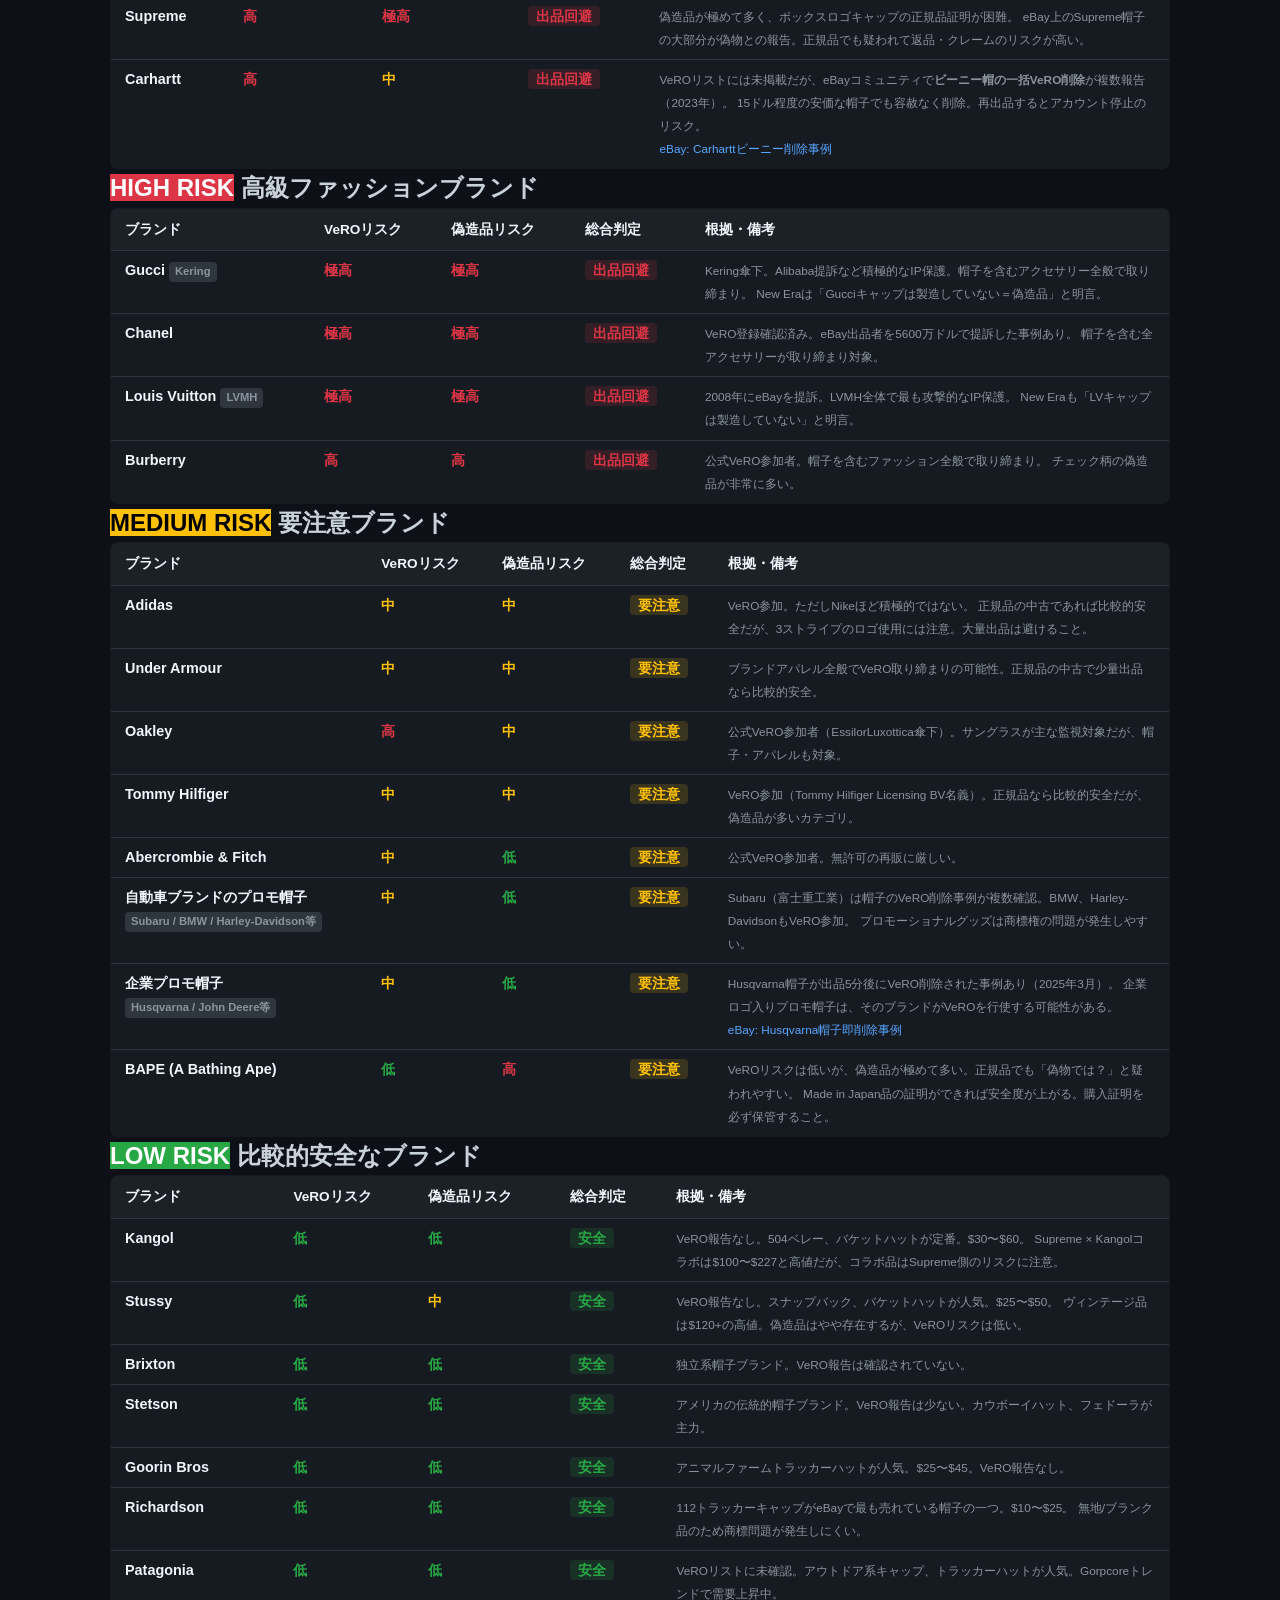
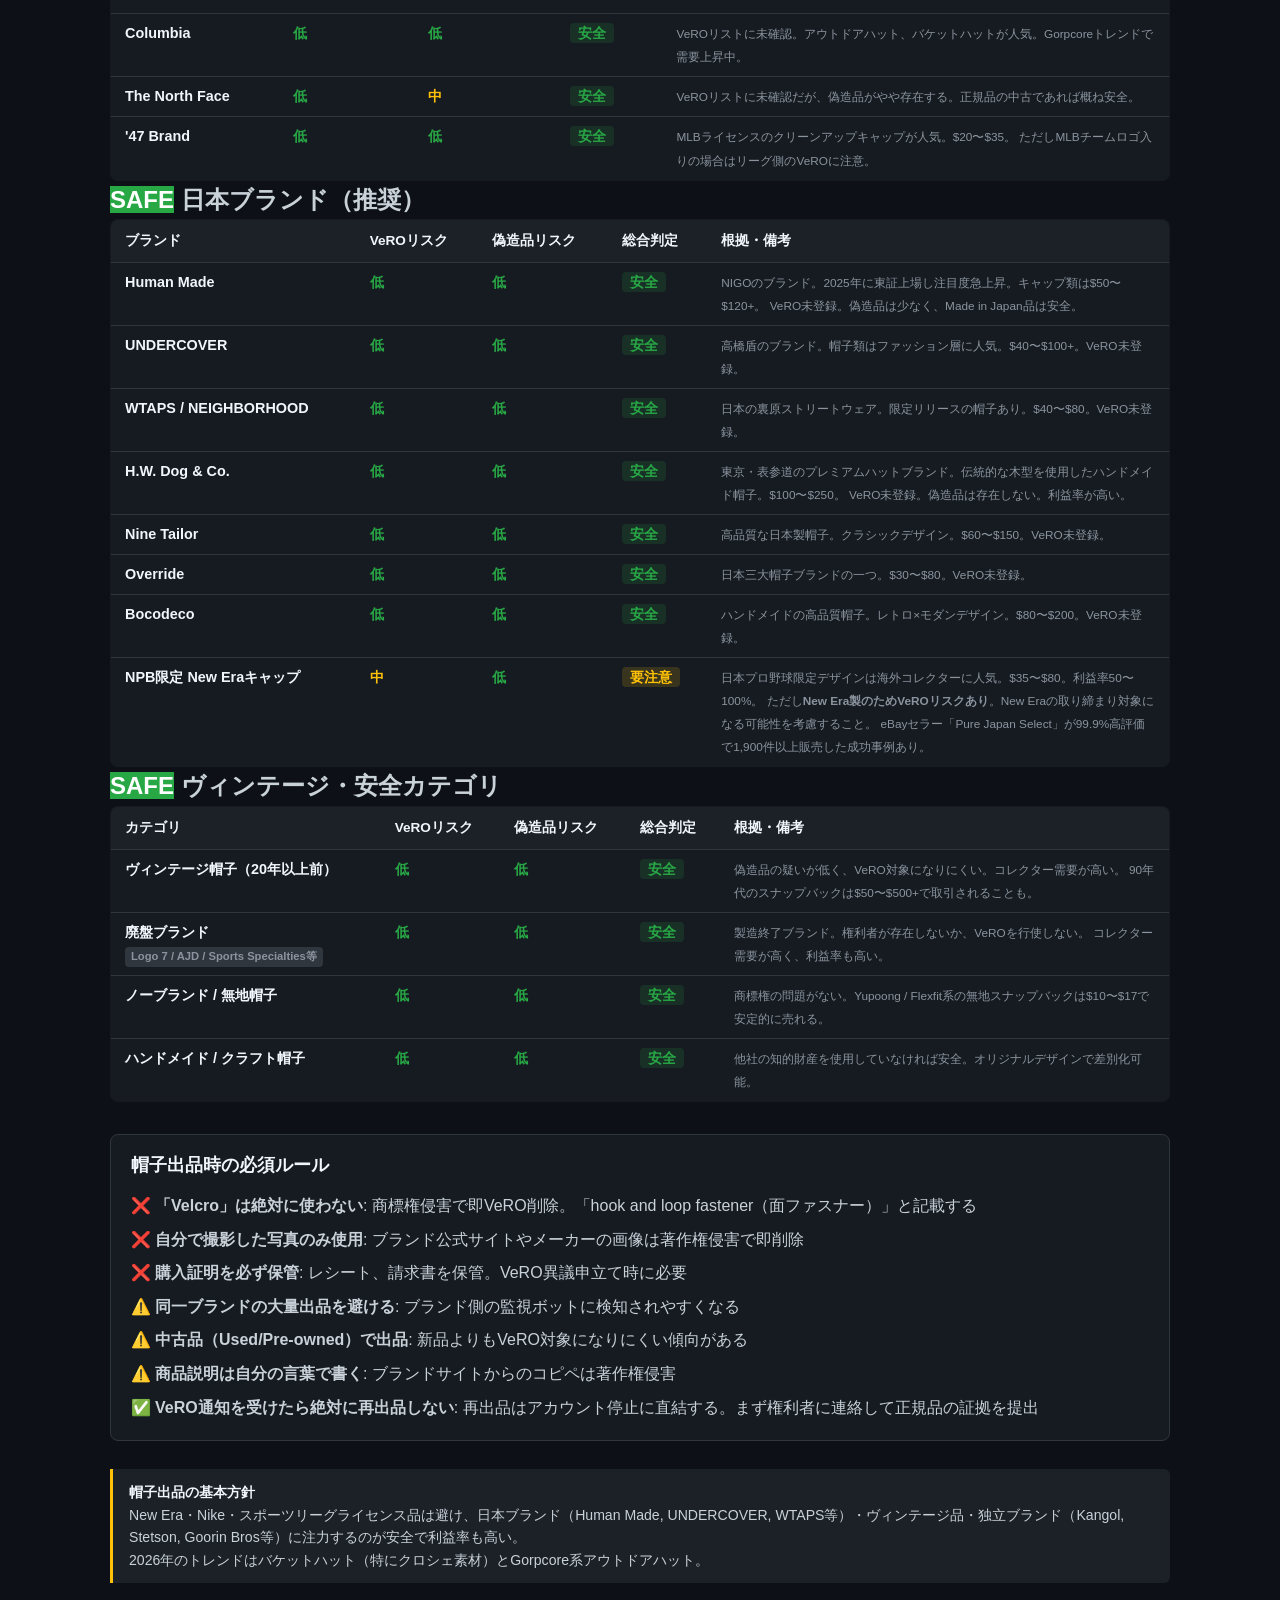
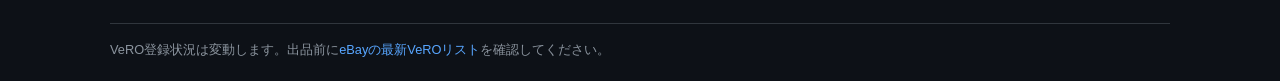
<file: hats.html>
<!DOCTYPE html>
<html lang="ja">
<head>
<meta charset="UTF-8">
<meta name="viewport" content="width=device-width, initial-scale=1.0">
<title>eBay VeRO 帽子ブランド リスク一覧</title>
<link rel="stylesheet" href="style.css">
<script src="theme.js"></script>
<style>
.risk-high { color: var(--red); font-weight: 700; }
.risk-mid  { color: var(--yellow); font-weight: 700; }
.risk-low  { color: var(--green); font-weight: 700; }
.verdict-stop  { background: rgba(220,53,69,0.15); color: var(--red); font-weight: 700; padding: 2px 8px; border-radius: 4px; }
.verdict-warn  { background: rgba(255,193,7,0.15); color: var(--yellow); font-weight: 700; padding: 2px 8px; border-radius: 4px; }
.verdict-go    { background: rgba(40,167,69,0.15); color: var(--green); font-weight: 700; padding: 2px 8px; border-radius: 4px; }
.evidence { font-size: 0.82em; color: var(--muted); line-height: 1.5; }
.evidence a { color: var(--link); text-decoration: none; }
.evidence a:hover { text-decoration: underline; }
td.notes-col { max-width: 400px; }
</style>
</head>
<body>

<div class="topbar">
  <nav>
    <a href="index.html">TOP</a>
    <a href="cites.html" class="nav-cites">禁止素材</a>
    <a href="prohibited.html" class="nav-prohibited">禁止リスト</a>
    <a href="figures.html">フィギュア</a>
    <a href="games.html">ゲーム</a>
    <a href="sunglasses.html">サングラス</a>
    <a href="watches.html">時計</a>
    <a href="bags.html">バッグ</a>
    <a href="scarves.html">スカーフ</a>
    <a href="jewelry.html">ジュエリー</a>
    <a href="hats.html" class="active">帽子</a>
    <a href="reels.html">リール</a>
  </nav>
  <button class="theme-toggle" id="themeToggle"></button>
</div>

<h1>eBay 帽子・キャップ出品 リスク評価表（2軸分析）</h1>
<p class="subtitle">調査日: 2026-03-22 / WebSearch による徹底調査に基づく</p>

<div class="summary-box">
  <h2>調査概要</h2>
  <ul>
    <li class="danger"><strong>VeROリスク</strong>: ブランド側がeBayのVeROプログラムで出品を削除するリスク。正規品でも削除される場合あり</li>
    <li class="warn"><strong>偽造品リスク</strong>: 偽物が多く流通し、正規品でも疑われ、返品・クレーム・アカウント停止に繋がるリスク</li>
    <li class="safe"><strong>総合判定</strong>: 両軸を総合し「出品回避」「要注意」「安全」の3段階で評価</li>
  </ul>
</div>

<div class="summary-box">
  <h2>重要な発見事項</h2>
  <ul>
    <li class="danger"><strong>New Era Cap Company</strong>: VeRO専用ポリシーPDFを公開。正規品78件が一括削除された事例あり。卸売請求書がないと異議申立て不可。Red Bullコラボは「全て偽造品」と公式断言</li>
    <li class="danger"><strong>Nike</strong>: 2026年1月にVeROによるセラー停止処分が増加中。帽子を含む全カテゴリで最も積極的に取り締まり</li>
    <li class="danger"><strong>スポーツリーグ（NFL/MLB/NBA/NHL）</strong>: New Era＋リーグ双方から取り締まり。チームロゴ入り帽子は偽造品が多く、正規品でも巻き添え削除されやすい</li>
    <li class="warn"><strong>「Velcro」の使用禁止</strong>: 商標権侵害。帽子のストラップ説明で使っただけでVeRO削除される。「hook and loop fastener」と記載すること</li>
    <li class="safe"><strong>ヴィンテージ・日本ブランド</strong>: VeRO未登録で偽造品もほぼ存在しない。利益率が高く最も安全な出品対象</li>
  </ul>
</div>

<!-- ============================================= -->
<!-- New Era グループ -->
<!-- ============================================= -->
<h2><span class="badge-high">HIGH RISK</span> New Era Cap Company</h2>
<table>
  <thead>
    <tr>
      <th>ブランド / 商品</th>
      <th>VeROリスク</th>
      <th>偽造品リスク</th>
      <th>総合判定</th>
      <th>根拠・備考</th>
    </tr>
  </thead>
  <tbody>
    <tr>
      <td class="brand-name">New Era 59FIFTY / 9FIFTY</td>
      <td class="risk-high">極高</td>
      <td class="risk-high">極高</td>
      <td><span class="verdict-stop">出品回避</span></td>
      <td class="notes-col">
        <span class="evidence">
          <strong>VeRO専用ポリシーPDFを公開</strong>。正規小売店で購入した帽子でも「偽造品」として17件中78件を一括削除された事例あり。
          卸売業者の請求書がないと異議申立てはほぼ不可能。
          <br><a href="https://ir.ebaystatic.com/pictures/aw/pics/pdf/us/help/community/vpp/NewEraCapCompany.pdf">New Era VeROポリシー（PDF）</a>
          / <a href="https://community.ebay.com/t5/Ask-a-Mentor/VERO-and-New-Era-removed-our-licensed-products/td-p/32524647">eBay: New Era正規品一括削除</a>
        </span>
      </td>
    </tr>
    <tr>
      <td class="brand-name">New Era × Red Bull コラボ</td>
      <td class="risk-high">極高</td>
      <td class="risk-high">極高</td>
      <td><span class="verdict-stop">出品回避</span></td>
      <td class="notes-col">
        <span class="evidence">
          New Eraの公式見解: 「Red Bullキャップは購入用に販売されていない。アスリート向け配布品であり、販売されているものは<strong>ほぼ全て偽造品</strong>」。
          出品＝ほぼ確実にVeRO削除。
          <br><a href="https://ir.ebaystatic.com/pictures/aw/pics/pdf/us/help/community/vpp/NewEraCapCompany.pdf">New Era VeROポリシー（PDF）</a>
        </span>
      </td>
    </tr>
    <tr>
      <td class="brand-name">New Era × Gucci / Chanel / LV / D&G</td>
      <td class="risk-high">極高</td>
      <td class="risk-high">極高</td>
      <td><span class="verdict-stop">出品回避</span></td>
      <td class="notes-col">
        <span class="evidence">
          New Era公式: 「Gucci、Chanel、Louis Vuitton、D&Gのキャップは<strong>製造していない＝全て偽造品</strong>」。
          New EraのVeRO＋高級ブランドのVeROが同時に適用される最高リスク商品。
        </span>
      </td>
    </tr>
    <tr>
      <td class="brand-name">MLBチームキャップ <span class="group-tag">New Era製</span></td>
      <td class="risk-high">極高</td>
      <td class="risk-high">高</td>
      <td><span class="verdict-stop">出品回避</span></td>
      <td class="notes-col">
        <span class="evidence">
          New Eraが公式キャップメーカー。New EraのVeRO＋MLBライセンスの二重取り締まり。
          チームロゴ入り帽子は偽造品が非常に多く、正規品でも巻き添えで削除されやすい。
        </span>
      </td>
    </tr>
    <tr>
      <td class="brand-name">NFL / NBA / NHLキャップ <span class="group-tag">New Era製</span></td>
      <td class="risk-high">極高</td>
      <td class="risk-high">高</td>
      <td><span class="verdict-stop">出品回避</span></td>
      <td class="notes-col">
        <span class="evidence">
          MLBと同様にNew Era＋各リーグの二重VeRO管轄。ライセンス商品は特に厳しく監視されている。
        </span>
      </td>
    </tr>
  </tbody>
</table>

<!-- ============================================= -->
<!-- Nike -->
<!-- ============================================= -->
<h2><span class="badge-high">HIGH RISK</span> Nike</h2>
<table>
  <thead>
    <tr>
      <th>ブランド / 商品</th>
      <th>VeROリスク</th>
      <th>偽造品リスク</th>
      <th>総合判定</th>
      <th>根拠・備考</th>
    </tr>
  </thead>
  <tbody>
    <tr>
      <td class="brand-name">Nike キャップ全般</td>
      <td class="risk-high">極高</td>
      <td class="risk-high">高</td>
      <td><span class="verdict-stop">出品回避</span></td>
      <td class="notes-col">
        <span class="evidence">
          VeROの中で<strong>「最も積極的なブランドTop 10」の第1位</strong>。
          2026年1月に「VeROがNikeの出品でセラーを停止処分にしている」という情報がSNSで拡散。
          正規品でも「無許可の再販」として削除される可能性がある。帽子を含む全カテゴリで取り締まり。
          <br><a href="https://www.3dsellers.com/blog/ebay-vero">3Dsellers: VeRO Top 10ブランド</a>
        </span>
      </td>
    </tr>
    <tr>
      <td class="brand-name">Nike ACG / Jordan Brand キャップ</td>
      <td class="risk-high">極高</td>
      <td class="risk-high">高</td>
      <td><span class="verdict-stop">出品回避</span></td>
      <td class="notes-col">
        <span class="evidence">
          Nike傘下のサブブランドも同様にVeRO対象。Jordan Brandの偽造品は特に多い。
        </span>
      </td>
    </tr>
  </tbody>
</table>

<!-- ============================================= -->
<!-- ストリートウェア系 HIGH RISK -->
<!-- ============================================= -->
<h2><span class="badge-high">HIGH RISK</span> ストリートウェア系</h2>
<table>
  <thead>
    <tr>
      <th>ブランド</th>
      <th>VeROリスク</th>
      <th>偽造品リスク</th>
      <th>総合判定</th>
      <th>根拠・備考</th>
    </tr>
  </thead>
  <tbody>
    <tr>
      <td class="brand-name">Supreme</td>
      <td class="risk-high">高</td>
      <td class="risk-high">極高</td>
      <td><span class="verdict-stop">出品回避</span></td>
      <td class="notes-col">
        <span class="evidence">
          偽造品が極めて多く、ボックスロゴキャップの正規品証明が困難。
          eBay上のSupreme帽子の大部分が偽物との報告。正規品でも疑われて返品・クレームのリスクが高い。
        </span>
      </td>
    </tr>
    <tr>
      <td class="brand-name">Carhartt</td>
      <td class="risk-high">高</td>
      <td class="risk-mid">中</td>
      <td><span class="verdict-stop">出品回避</span></td>
      <td class="notes-col">
        <span class="evidence">
          VeROリストには未掲載だが、eBayコミュニティで<strong>ビーニー帽の一括VeRO削除</strong>が複数報告（2023年）。
          15ドル程度の安価な帽子でも容赦なく削除。再出品するとアカウント停止のリスク。
          <br><a href="https://community.ebay.com/t5/Selling/Carhartt-Beanie-Hat-on-Vero-List/td-p/33622045">eBay: Carharttビーニー削除事例</a>
        </span>
      </td>
    </tr>
  </tbody>
</table>

<!-- ============================================= -->
<!-- 高級ファッション HIGH RISK -->
<!-- ============================================= -->
<h2><span class="badge-high">HIGH RISK</span> 高級ファッションブランド</h2>
<table>
  <thead>
    <tr>
      <th>ブランド</th>
      <th>VeROリスク</th>
      <th>偽造品リスク</th>
      <th>総合判定</th>
      <th>根拠・備考</th>
    </tr>
  </thead>
  <tbody>
    <tr>
      <td class="brand-name">Gucci <span class="group-tag">Kering</span></td>
      <td class="risk-high">極高</td>
      <td class="risk-high">極高</td>
      <td><span class="verdict-stop">出品回避</span></td>
      <td class="notes-col">
        <span class="evidence">
          Kering傘下。Alibaba提訴など積極的なIP保護。帽子を含むアクセサリー全般で取り締まり。
          New Eraは「Gucciキャップは製造していない＝偽造品」と明言。
        </span>
      </td>
    </tr>
    <tr>
      <td class="brand-name">Chanel</td>
      <td class="risk-high">極高</td>
      <td class="risk-high">極高</td>
      <td><span class="verdict-stop">出品回避</span></td>
      <td class="notes-col">
        <span class="evidence">
          VeRO登録確認済み。eBay出品者を5600万ドルで提訴した事例あり。
          帽子を含む全アクセサリーが取り締まり対象。
        </span>
      </td>
    </tr>
    <tr>
      <td class="brand-name">Louis Vuitton <span class="group-tag">LVMH</span></td>
      <td class="risk-high">極高</td>
      <td class="risk-high">極高</td>
      <td><span class="verdict-stop">出品回避</span></td>
      <td class="notes-col">
        <span class="evidence">
          2008年にeBayを提訴。LVMH全体で最も攻撃的なIP保護。
          New Eraも「LVキャップは製造していない」と明言。
        </span>
      </td>
    </tr>
    <tr>
      <td class="brand-name">Burberry</td>
      <td class="risk-high">高</td>
      <td class="risk-high">高</td>
      <td><span class="verdict-stop">出品回避</span></td>
      <td class="notes-col">
        <span class="evidence">
          公式VeRO参加者。帽子を含むファッション全般で取り締まり。
          チェック柄の偽造品が非常に多い。
        </span>
      </td>
    </tr>
  </tbody>
</table>

<!-- ============================================= -->
<!-- MEDIUM RISK -->
<!-- ============================================= -->
<h2><span class="badge-mid">MEDIUM RISK</span> 要注意ブランド</h2>
<table>
  <thead>
    <tr>
      <th>ブランド</th>
      <th>VeROリスク</th>
      <th>偽造品リスク</th>
      <th>総合判定</th>
      <th>根拠・備考</th>
    </tr>
  </thead>
  <tbody>
    <tr>
      <td class="brand-name">Adidas</td>
      <td class="risk-mid">中</td>
      <td class="risk-mid">中</td>
      <td><span class="verdict-warn">要注意</span></td>
      <td class="notes-col">
        <span class="evidence">
          VeRO参加。ただしNikeほど積極的ではない。
          正規品の中古であれば比較的安全だが、3ストライプのロゴ使用には注意。大量出品は避けること。
        </span>
      </td>
    </tr>
    <tr>
      <td class="brand-name">Under Armour</td>
      <td class="risk-mid">中</td>
      <td class="risk-mid">中</td>
      <td><span class="verdict-warn">要注意</span></td>
      <td class="notes-col">
        <span class="evidence">
          ブランドアパレル全般でVeRO取り締まりの可能性。正規品の中古で少量出品なら比較的安全。
        </span>
      </td>
    </tr>
    <tr>
      <td class="brand-name">Oakley</td>
      <td class="risk-high">高</td>
      <td class="risk-mid">中</td>
      <td><span class="verdict-warn">要注意</span></td>
      <td class="notes-col">
        <span class="evidence">
          公式VeRO参加者（EssilorLuxottica傘下）。サングラスが主な監視対象だが、帽子・アパレルも対象。
        </span>
      </td>
    </tr>
    <tr>
      <td class="brand-name">Tommy Hilfiger</td>
      <td class="risk-mid">中</td>
      <td class="risk-mid">中</td>
      <td><span class="verdict-warn">要注意</span></td>
      <td class="notes-col">
        <span class="evidence">
          VeRO参加（Tommy Hilfiger Licensing BV名義）。正規品なら比較的安全だが、偽造品が多いカテゴリ。
        </span>
      </td>
    </tr>
    <tr>
      <td class="brand-name">Abercrombie &amp; Fitch</td>
      <td class="risk-mid">中</td>
      <td class="risk-low">低</td>
      <td><span class="verdict-warn">要注意</span></td>
      <td class="notes-col">
        <span class="evidence">
          公式VeRO参加者。無許可の再販に厳しい。
        </span>
      </td>
    </tr>
    <tr>
      <td class="brand-name">自動車ブランドのプロモ帽子<br><span class="group-tag">Subaru / BMW / Harley-Davidson等</span></td>
      <td class="risk-mid">中</td>
      <td class="risk-low">低</td>
      <td><span class="verdict-warn">要注意</span></td>
      <td class="notes-col">
        <span class="evidence">
          Subaru（富士重工業）は帽子のVeRO削除事例が複数確認。BMW、Harley-DavidsonもVeRO参加。
          プロモーショナルグッズは商標権の問題が発生しやすい。
        </span>
      </td>
    </tr>
    <tr>
      <td class="brand-name">企業プロモ帽子<br><span class="group-tag">Husqvarna / John Deere等</span></td>
      <td class="risk-mid">中</td>
      <td class="risk-low">低</td>
      <td><span class="verdict-warn">要注意</span></td>
      <td class="notes-col">
        <span class="evidence">
          Husqvarna帽子が出品5分後にVeRO削除された事例あり（2025年3月）。
          企業ロゴ入りプロモ帽子は、そのブランドがVeROを行使する可能性がある。
          <br><a href="https://community.ebay.com/t5/Selling/I-list-a-item-5-minutes-later-it-gets-taken-down-as-counterfeit/td-p/34991542">eBay: Husqvarna帽子即削除事例</a>
        </span>
      </td>
    </tr>
    <tr>
      <td class="brand-name">BAPE (A Bathing Ape)</td>
      <td class="risk-low">低</td>
      <td class="risk-high">高</td>
      <td><span class="verdict-warn">要注意</span></td>
      <td class="notes-col">
        <span class="evidence">
          VeROリスクは低いが、偽造品が極めて多い。正規品でも「偽物では？」と疑われやすい。
          Made in Japan品の証明ができれば安全度が上がる。購入証明を必ず保管すること。
        </span>
      </td>
    </tr>
  </tbody>
</table>

<!-- ============================================= -->
<!-- LOW RISK -->
<!-- ============================================= -->
<h2><span class="badge-low">LOW RISK</span> 比較的安全なブランド</h2>
<table>
  <thead>
    <tr>
      <th>ブランド</th>
      <th>VeROリスク</th>
      <th>偽造品リスク</th>
      <th>総合判定</th>
      <th>根拠・備考</th>
    </tr>
  </thead>
  <tbody>
    <tr>
      <td class="brand-name">Kangol</td>
      <td class="risk-low">低</td>
      <td class="risk-low">低</td>
      <td><span class="verdict-go">安全</span></td>
      <td class="notes-col">
        <span class="evidence">
          VeRO報告なし。504ベレー、バケットハットが定番。$30〜$60。
          Supreme × Kangolコラボは$100〜$227と高値だが、コラボ品はSupreme側のリスクに注意。
        </span>
      </td>
    </tr>
    <tr>
      <td class="brand-name">Stussy</td>
      <td class="risk-low">低</td>
      <td class="risk-mid">中</td>
      <td><span class="verdict-go">安全</span></td>
      <td class="notes-col">
        <span class="evidence">
          VeRO報告なし。スナップバック、バケットハットが人気。$25〜$50。
          ヴィンテージ品は$120+の高値。偽造品はやや存在するが、VeROリスクは低い。
        </span>
      </td>
    </tr>
    <tr>
      <td class="brand-name">Brixton</td>
      <td class="risk-low">低</td>
      <td class="risk-low">低</td>
      <td><span class="verdict-go">安全</span></td>
      <td class="notes-col">
        <span class="evidence">
          独立系帽子ブランド。VeRO報告は確認されていない。
        </span>
      </td>
    </tr>
    <tr>
      <td class="brand-name">Stetson</td>
      <td class="risk-low">低</td>
      <td class="risk-low">低</td>
      <td><span class="verdict-go">安全</span></td>
      <td class="notes-col">
        <span class="evidence">
          アメリカの伝統的帽子ブランド。VeRO報告は少ない。カウボーイハット、フェドーラが主力。
        </span>
      </td>
    </tr>
    <tr>
      <td class="brand-name">Goorin Bros</td>
      <td class="risk-low">低</td>
      <td class="risk-low">低</td>
      <td><span class="verdict-go">安全</span></td>
      <td class="notes-col">
        <span class="evidence">
          アニマルファームトラッカーハットが人気。$25〜$45。VeRO報告なし。
        </span>
      </td>
    </tr>
    <tr>
      <td class="brand-name">Richardson</td>
      <td class="risk-low">低</td>
      <td class="risk-low">低</td>
      <td><span class="verdict-go">安全</span></td>
      <td class="notes-col">
        <span class="evidence">
          112トラッカーキャップがeBayで最も売れている帽子の一つ。$10〜$25。
          無地/ブランク品のため商標問題が発生しにくい。
        </span>
      </td>
    </tr>
    <tr>
      <td class="brand-name">Patagonia</td>
      <td class="risk-low">低</td>
      <td class="risk-low">低</td>
      <td><span class="verdict-go">安全</span></td>
      <td class="notes-col">
        <span class="evidence">
          VeROリストに未確認。アウトドア系キャップ、トラッカーハットが人気。Gorpcoreトレンドで需要上昇中。
        </span>
      </td>
    </tr>
    <tr>
      <td class="brand-name">Columbia</td>
      <td class="risk-low">低</td>
      <td class="risk-low">低</td>
      <td><span class="verdict-go">安全</span></td>
      <td class="notes-col">
        <span class="evidence">
          VeROリストに未確認。アウトドアハット、バケットハットが人気。Gorpcoreトレンドで需要上昇中。
        </span>
      </td>
    </tr>
    <tr>
      <td class="brand-name">The North Face</td>
      <td class="risk-low">低</td>
      <td class="risk-mid">中</td>
      <td><span class="verdict-go">安全</span></td>
      <td class="notes-col">
        <span class="evidence">
          VeROリストに未確認だが、偽造品がやや存在する。正規品の中古であれば概ね安全。
        </span>
      </td>
    </tr>
    <tr>
      <td class="brand-name">'47 Brand</td>
      <td class="risk-low">低</td>
      <td class="risk-low">低</td>
      <td><span class="verdict-go">安全</span></td>
      <td class="notes-col">
        <span class="evidence">
          MLBライセンスのクリーンアップキャップが人気。$20〜$35。
          ただしMLBチームロゴ入りの場合はリーグ側のVeROに注意。
        </span>
      </td>
    </tr>
  </tbody>
</table>

<!-- ============================================= -->
<!-- 日本ブランド（推奨） -->
<!-- ============================================= -->
<h2><span class="badge-low">SAFE</span> 日本ブランド（推奨）</h2>
<table>
  <thead>
    <tr>
      <th>ブランド</th>
      <th>VeROリスク</th>
      <th>偽造品リスク</th>
      <th>総合判定</th>
      <th>根拠・備考</th>
    </tr>
  </thead>
  <tbody>
    <tr>
      <td class="brand-name">Human Made</td>
      <td class="risk-low">低</td>
      <td class="risk-low">低</td>
      <td><span class="verdict-go">安全</span></td>
      <td class="notes-col">
        <span class="evidence">
          NIGOのブランド。2025年に東証上場し注目度急上昇。キャップ類は$50〜$120+。
          VeRO未登録。偽造品は少なく、Made in Japan品は安全。
        </span>
      </td>
    </tr>
    <tr>
      <td class="brand-name">UNDERCOVER</td>
      <td class="risk-low">低</td>
      <td class="risk-low">低</td>
      <td><span class="verdict-go">安全</span></td>
      <td class="notes-col">
        <span class="evidence">
          高橋盾のブランド。帽子類はファッション層に人気。$40〜$100+。VeRO未登録。
        </span>
      </td>
    </tr>
    <tr>
      <td class="brand-name">WTAPS / NEIGHBORHOOD</td>
      <td class="risk-low">低</td>
      <td class="risk-low">低</td>
      <td><span class="verdict-go">安全</span></td>
      <td class="notes-col">
        <span class="evidence">
          日本の裏原ストリートウェア。限定リリースの帽子あり。$40〜$80。VeRO未登録。
        </span>
      </td>
    </tr>
    <tr>
      <td class="brand-name">H.W. Dog &amp; Co.</td>
      <td class="risk-low">低</td>
      <td class="risk-low">低</td>
      <td><span class="verdict-go">安全</span></td>
      <td class="notes-col">
        <span class="evidence">
          東京・表参道のプレミアムハットブランド。伝統的な木型を使用したハンドメイド帽子。$100〜$250。
          VeRO未登録。偽造品は存在しない。利益率が高い。
        </span>
      </td>
    </tr>
    <tr>
      <td class="brand-name">Nine Tailor</td>
      <td class="risk-low">低</td>
      <td class="risk-low">低</td>
      <td><span class="verdict-go">安全</span></td>
      <td class="notes-col">
        <span class="evidence">
          高品質な日本製帽子。クラシックデザイン。$60〜$150。VeRO未登録。
        </span>
      </td>
    </tr>
    <tr>
      <td class="brand-name">Override</td>
      <td class="risk-low">低</td>
      <td class="risk-low">低</td>
      <td><span class="verdict-go">安全</span></td>
      <td class="notes-col">
        <span class="evidence">
          日本三大帽子ブランドの一つ。$30〜$80。VeRO未登録。
        </span>
      </td>
    </tr>
    <tr>
      <td class="brand-name">Bocodeco</td>
      <td class="risk-low">低</td>
      <td class="risk-low">低</td>
      <td><span class="verdict-go">安全</span></td>
      <td class="notes-col">
        <span class="evidence">
          ハンドメイドの高品質帽子。レトロ×モダンデザイン。$80〜$200。VeRO未登録。
        </span>
      </td>
    </tr>
    <tr>
      <td class="brand-name">NPB限定 New Eraキャップ</td>
      <td class="risk-mid">中</td>
      <td class="risk-low">低</td>
      <td><span class="verdict-warn">要注意</span></td>
      <td class="notes-col">
        <span class="evidence">
          日本プロ野球限定デザインは海外コレクターに人気。$35〜$80。利益率50〜100%。
          ただし<strong>New Era製のためVeROリスクあり</strong>。New Eraの取り締まり対象になる可能性を考慮すること。
          eBayセラー「Pure Japan Select」が99.9%高評価で1,900件以上販売した成功事例あり。
        </span>
      </td>
    </tr>
  </tbody>
</table>

<!-- ============================================= -->
<!-- ヴィンテージ・安全カテゴリ -->
<!-- ============================================= -->
<h2><span class="badge-low">SAFE</span> ヴィンテージ・安全カテゴリ</h2>
<table>
  <thead>
    <tr>
      <th>カテゴリ</th>
      <th>VeROリスク</th>
      <th>偽造品リスク</th>
      <th>総合判定</th>
      <th>根拠・備考</th>
    </tr>
  </thead>
  <tbody>
    <tr>
      <td class="brand-name">ヴィンテージ帽子（20年以上前）</td>
      <td class="risk-low">低</td>
      <td class="risk-low">低</td>
      <td><span class="verdict-go">安全</span></td>
      <td class="notes-col">
        <span class="evidence">
          偽造品の疑いが低く、VeRO対象になりにくい。コレクター需要が高い。
          90年代のスナップバックは$50〜$500+で取引されることも。
        </span>
      </td>
    </tr>
    <tr>
      <td class="brand-name">廃盤ブランド<br><span class="group-tag">Logo 7 / AJD / Sports Specialties等</span></td>
      <td class="risk-low">低</td>
      <td class="risk-low">低</td>
      <td><span class="verdict-go">安全</span></td>
      <td class="notes-col">
        <span class="evidence">
          製造終了ブランド。権利者が存在しないか、VeROを行使しない。
          コレクター需要が高く、利益率も高い。
        </span>
      </td>
    </tr>
    <tr>
      <td class="brand-name">ノーブランド / 無地帽子</td>
      <td class="risk-low">低</td>
      <td class="risk-low">低</td>
      <td><span class="verdict-go">安全</span></td>
      <td class="notes-col">
        <span class="evidence">
          商標権の問題がない。Yupoong / Flexfit系の無地スナップバックは$10〜$17で安定的に売れる。
        </span>
      </td>
    </tr>
    <tr>
      <td class="brand-name">ハンドメイド / クラフト帽子</td>
      <td class="risk-low">低</td>
      <td class="risk-low">低</td>
      <td><span class="verdict-go">安全</span></td>
      <td class="notes-col">
        <span class="evidence">
          他社の知的財産を使用していなければ安全。オリジナルデザインで差別化可能。
        </span>
      </td>
    </tr>
  </tbody>
</table>

<!-- ============================================= -->
<!-- 出品時の注意事項 -->
<!-- ============================================= -->
<div class="summary-box" style="margin-top: 32px;">
  <h2>帽子出品時の必須ルール</h2>
  <ul>
    <li class="danger"><strong>「Velcro」は絶対に使わない</strong>: 商標権侵害で即VeRO削除。「hook and loop fastener（面ファスナー）」と記載する</li>
    <li class="danger"><strong>自分で撮影した写真のみ使用</strong>: ブランド公式サイトやメーカーの画像は著作権侵害で即削除</li>
    <li class="danger"><strong>購入証明を必ず保管</strong>: レシート、請求書を保管。VeRO異議申立て時に必要</li>
    <li class="warn"><strong>同一ブランドの大量出品を避ける</strong>: ブランド側の監視ボットに検知されやすくなる</li>
    <li class="warn"><strong>中古品（Used/Pre-owned）で出品</strong>: 新品よりもVeRO対象になりにくい傾向がある</li>
    <li class="warn"><strong>商品説明は自分の言葉で書く</strong>: ブランドサイトからのコピペは著作権侵害</li>
    <li class="safe"><strong>VeRO通知を受けたら絶対に再出品しない</strong>: 再出品はアカウント停止に直結する。まず権利者に連絡して正規品の証拠を提出</li>
  </ul>
</div>

<div class="note">
  <strong>帽子出品の基本方針</strong><br>
  New Era・Nike・スポーツリーグライセンス品は避け、日本ブランド（Human Made, UNDERCOVER, WTAPS等）・ヴィンテージ品・独立ブランド（Kangol, Stetson, Goorin Bros等）に注力するのが安全で利益率も高い。<br>
  2026年のトレンドはバケットハット（特にクロシェ素材）とGorpcore系アウトドアハット。
</div>

<footer>
  <p>VeRO登録状況は変動します。出品前に<a href="https://www.ebay.com/sellercenter/ebay-for-business/verified-rights-owner-program">eBayの最新VeROリスト</a>を確認してください。</p>
</footer>

</body>
</html>
</file>
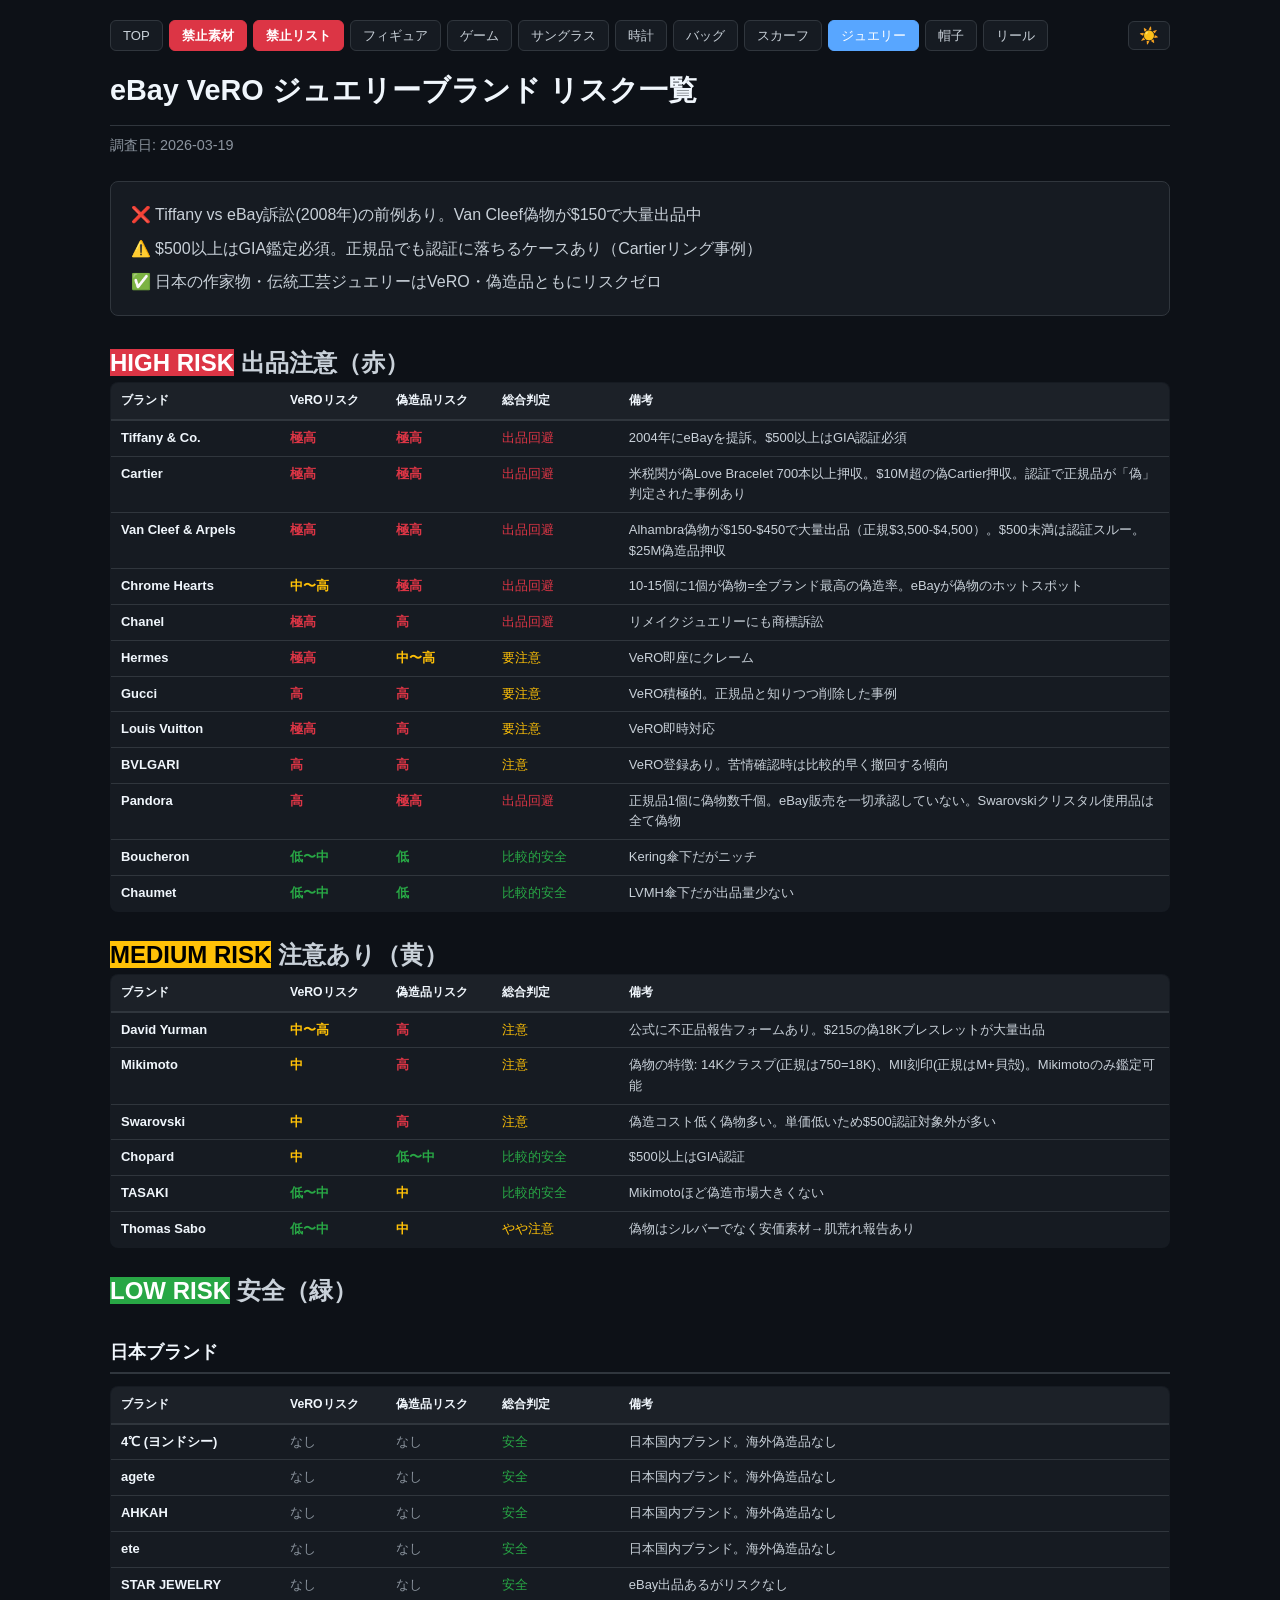
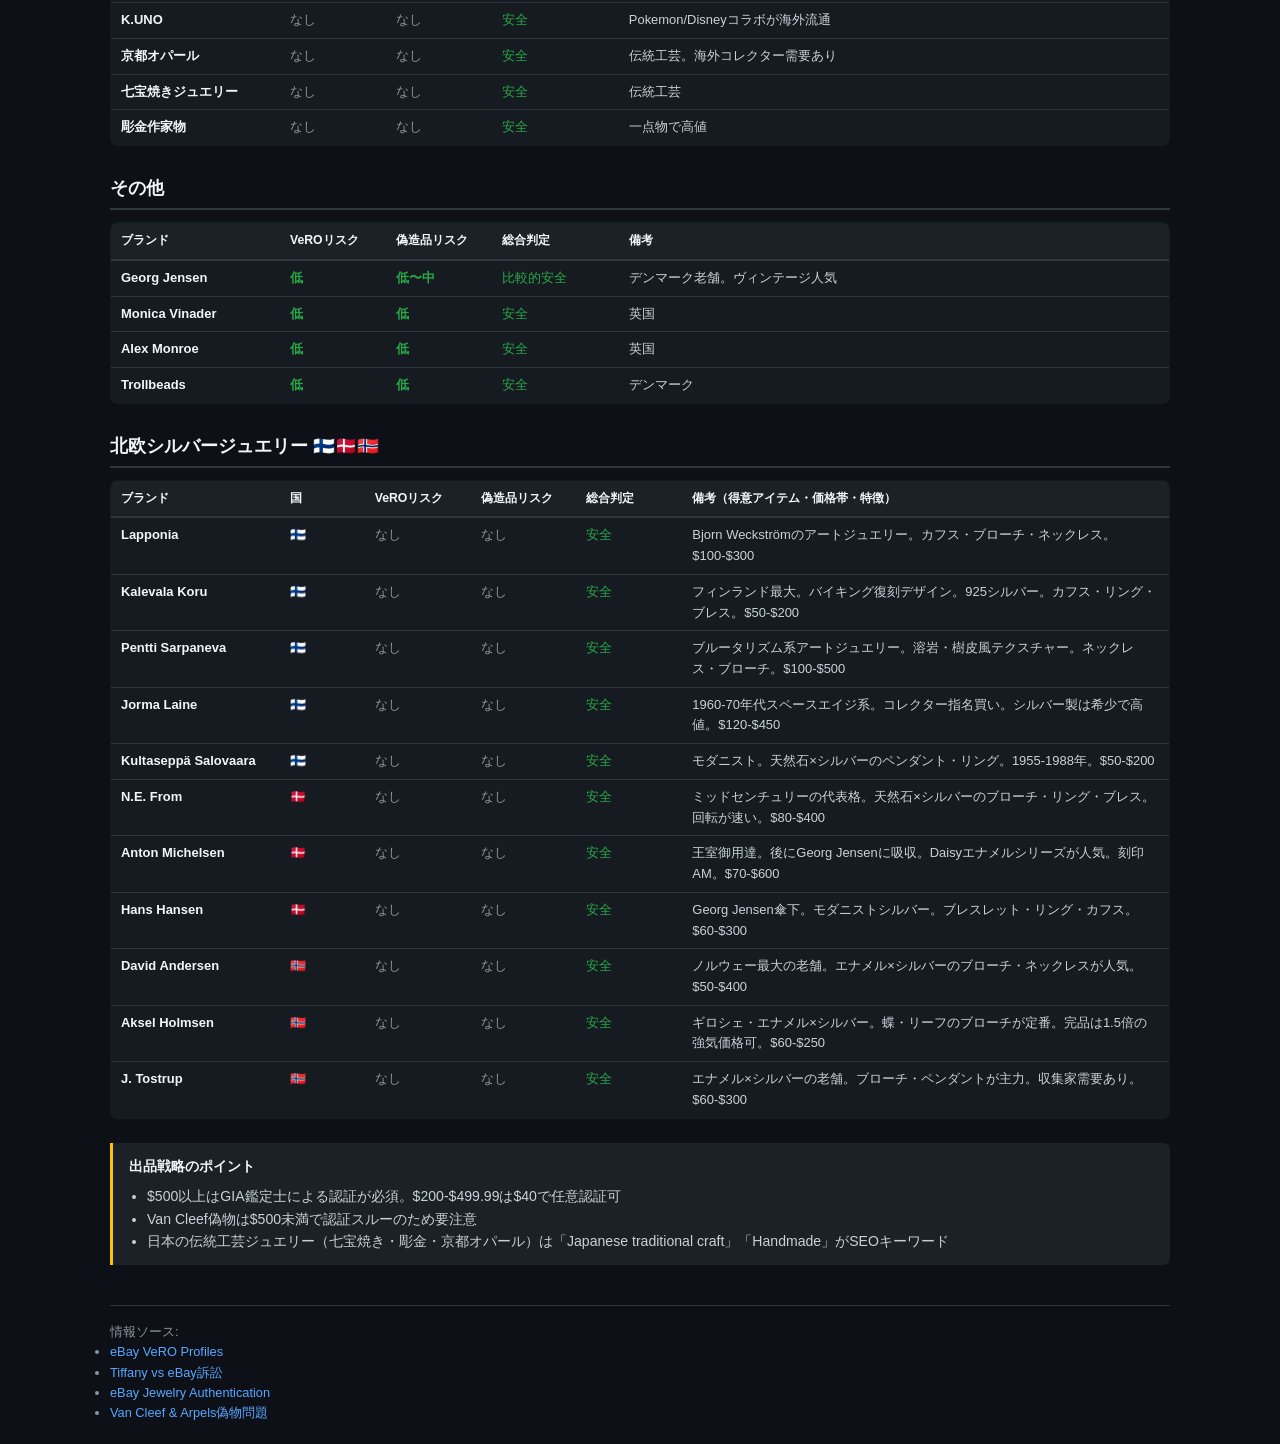
<file: jewelry.html>
<!DOCTYPE html>
<html lang="ja">
<head>
<meta charset="UTF-8">
<meta name="viewport" content="width=device-width, initial-scale=1.0">
<title>eBay VeRO ジュエリーブランド リスク一覧</title>
<link rel="stylesheet" href="style.css">
<script src="theme.js"></script>
<style>
.risk-table { width: 100%; border-collapse: collapse; margin-bottom: 24px; font-size: 0.9em; }
.risk-table th { background: var(--th-bg); text-align: left; padding: 8px 10px; border-bottom: 2px solid var(--border); font-size: 0.85em; }
.risk-table td { padding: 7px 10px; border-bottom: 1px solid var(--border); vertical-align: top; }
.risk-table tr:hover { background: var(--card-hover); }
.r-high { color: var(--red); font-weight: 700; }
.r-mid  { color: var(--yellow); font-weight: 700; }
.r-low  { color: var(--green); font-weight: 700; }
.r-none { color: var(--muted); font-weight: 400; }
.verdict-red    { background: rgba(220,53,69,0.15); border-left: 4px solid var(--red); padding: 2px 8px; border-radius: 4px; }
.verdict-yellow { background: rgba(255,193,7,0.12); border-left: 4px solid var(--yellow); padding: 2px 8px; border-radius: 4px; }
.verdict-green  { background: rgba(40,167,69,0.12); border-left: 4px solid var(--green); padding: 2px 8px; border-radius: 4px; }
.category-label { font-size: 1.1em; font-weight: 700; color: var(--heading); margin: 28px 0 12px; padding-bottom: 6px; border-bottom: 2px solid var(--border); }
</style>
</head>
<body>

<div class="topbar">
  <nav>
    <a href="index.html">TOP</a>
    <a href="cites.html" class="nav-cites">禁止素材</a>
    <a href="prohibited.html" class="nav-prohibited">禁止リスト</a>
    <a href="figures.html">フィギュア</a>
    <a href="games.html">ゲーム</a>
    <a href="sunglasses.html">サングラス</a>
    <a href="watches.html">時計</a>
    <a href="bags.html">バッグ</a>
    <a href="scarves.html">スカーフ</a>
    <a href="jewelry.html" class="active">ジュエリー</a>
    <a href="hats.html">帽子</a>
    <a href="reels.html">リール</a>
  </nav>
  <button class="theme-toggle" id="themeToggle"></button>
</div>

<h1>eBay VeRO ジュエリーブランド リスク一覧</h1>
<p class="subtitle">調査日: 2026-03-19</p>

<!-- ===== SUMMARY ===== -->
<div class="summary-box">
  <ul>
    <li class="danger">Tiffany vs eBay訴訟(2008年)の前例あり。Van Cleef偽物が$150で大量出品中</li>
    <li class="warn">$500以上はGIA鑑定必須。正規品でも認証に落ちるケースあり（Cartierリング事例）</li>
    <li class="safe">日本の作家物・伝統工芸ジュエリーはVeRO・偽造品ともにリスクゼロ</li>
  </ul>
</div>

<!-- ==================== HIGH RISK ==================== -->
<h2><span class="badge-high">HIGH RISK</span> 出品注意（赤）</h2>
<table class="risk-table">
  <thead>
    <tr>
      <th style="width:16%">ブランド</th>
      <th style="width:10%">VeROリスク</th>
      <th style="width:10%">偽造品リスク</th>
      <th style="width:12%">総合判定</th>
      <th>備考</th>
    </tr>
  </thead>
  <tbody>
    <tr>
      <td class="brand-name">Tiffany &amp; Co.</td>
      <td class="r-high">極高</td>
      <td class="r-high">極高</td>
      <td><span style="color:var(--red)">出品回避</span></td>
      <td>2004年にeBayを提訴。$500以上はGIA認証必須</td>
    </tr>
    <tr>
      <td class="brand-name">Cartier</td>
      <td class="r-high">極高</td>
      <td class="r-high">極高</td>
      <td><span style="color:var(--red)">出品回避</span></td>
      <td>米税関が偽Love Bracelet 700本以上押収。$10M超の偽Cartier押収。認証で正規品が「偽」判定された事例あり</td>
    </tr>
    <tr>
      <td class="brand-name">Van Cleef &amp; Arpels</td>
      <td class="r-high">極高</td>
      <td class="r-high">極高</td>
      <td><span style="color:var(--red)">出品回避</span></td>
      <td>Alhambra偽物が$150-$450で大量出品（正規$3,500-$4,500）。$500未満は認証スルー。$25M偽造品押収</td>
    </tr>
    <tr>
      <td class="brand-name">Chrome Hearts</td>
      <td class="r-mid">中〜高</td>
      <td class="r-high">極高</td>
      <td><span style="color:var(--red)">出品回避</span></td>
      <td>10-15個に1個が偽物=全ブランド最高の偽造率。eBayが偽物のホットスポット</td>
    </tr>
    <tr>
      <td class="brand-name">Chanel</td>
      <td class="r-high">極高</td>
      <td class="r-high">高</td>
      <td><span style="color:var(--red)">出品回避</span></td>
      <td>リメイクジュエリーにも商標訴訟</td>
    </tr>
    <tr>
      <td class="brand-name">Hermes</td>
      <td class="r-high">極高</td>
      <td class="r-mid">中〜高</td>
      <td><span style="color:var(--yellow)">要注意</span></td>
      <td>VeRO即座にクレーム</td>
    </tr>
    <tr>
      <td class="brand-name">Gucci</td>
      <td class="r-high">高</td>
      <td class="r-high">高</td>
      <td><span style="color:var(--yellow)">要注意</span></td>
      <td>VeRO積極的。正規品と知りつつ削除した事例</td>
    </tr>
    <tr>
      <td class="brand-name">Louis Vuitton</td>
      <td class="r-high">極高</td>
      <td class="r-high">高</td>
      <td><span style="color:var(--yellow)">要注意</span></td>
      <td>VeRO即時対応</td>
    </tr>
    <tr>
      <td class="brand-name">BVLGARI</td>
      <td class="r-high">高</td>
      <td class="r-high">高</td>
      <td><span style="color:var(--yellow)">注意</span></td>
      <td>VeRO登録あり。苦情確認時は比較的早く撤回する傾向</td>
    </tr>
    <tr>
      <td class="brand-name">Pandora</td>
      <td class="r-high">高</td>
      <td class="r-high">極高</td>
      <td><span style="color:var(--red)">出品回避</span></td>
      <td>正規品1個に偽物数千個。eBay販売を一切承認していない。Swarovskiクリスタル使用品は全て偽物</td>
    </tr>
    <tr>
      <td class="brand-name">Boucheron</td>
      <td class="r-low">低〜中</td>
      <td class="r-low">低</td>
      <td><span style="color:var(--green)">比較的安全</span></td>
      <td>Kering傘下だがニッチ</td>
    </tr>
    <tr>
      <td class="brand-name">Chaumet</td>
      <td class="r-low">低〜中</td>
      <td class="r-low">低</td>
      <td><span style="color:var(--green)">比較的安全</span></td>
      <td>LVMH傘下だが出品量少ない</td>
    </tr>
  </tbody>
</table>

<!-- ==================== MEDIUM RISK ==================== -->
<h2><span class="badge-mid">MEDIUM RISK</span> 注意あり（黄）</h2>
<table class="risk-table">
  <thead>
    <tr>
      <th style="width:16%">ブランド</th>
      <th style="width:10%">VeROリスク</th>
      <th style="width:10%">偽造品リスク</th>
      <th style="width:12%">総合判定</th>
      <th>備考</th>
    </tr>
  </thead>
  <tbody>
    <tr>
      <td class="brand-name">David Yurman</td>
      <td class="r-mid">中〜高</td>
      <td class="r-high">高</td>
      <td><span style="color:var(--yellow)">注意</span></td>
      <td>公式に不正品報告フォームあり。$215の偽18Kブレスレットが大量出品</td>
    </tr>
    <tr>
      <td class="brand-name">Mikimoto</td>
      <td class="r-mid">中</td>
      <td class="r-high">高</td>
      <td><span style="color:var(--yellow)">注意</span></td>
      <td>偽物の特徴: 14Kクラスプ(正規は750=18K)、MII刻印(正規はM+貝殻)。Mikimotoのみ鑑定可能</td>
    </tr>
    <tr>
      <td class="brand-name">Swarovski</td>
      <td class="r-mid">中</td>
      <td class="r-high">高</td>
      <td><span style="color:var(--yellow)">注意</span></td>
      <td>偽造コスト低く偽物多い。単価低いため$500認証対象外が多い</td>
    </tr>
    <tr>
      <td class="brand-name">Chopard</td>
      <td class="r-mid">中</td>
      <td class="r-low">低〜中</td>
      <td><span style="color:var(--green)">比較的安全</span></td>
      <td>$500以上はGIA認証</td>
    </tr>
    <tr>
      <td class="brand-name">TASAKI</td>
      <td class="r-low">低〜中</td>
      <td class="r-mid">中</td>
      <td><span style="color:var(--green)">比較的安全</span></td>
      <td>Mikimotoほど偽造市場大きくない</td>
    </tr>
    <tr>
      <td class="brand-name">Thomas Sabo</td>
      <td class="r-low">低〜中</td>
      <td class="r-mid">中</td>
      <td><span style="color:var(--yellow)">やや注意</span></td>
      <td>偽物はシルバーでなく安価素材→肌荒れ報告あり</td>
    </tr>
  </tbody>
</table>

<!-- ==================== LOW RISK ==================== -->
<h2><span class="badge-low">LOW RISK</span> 安全（緑）</h2>

<div class="category-label">日本ブランド</div>
<table class="risk-table">
  <thead>
    <tr>
      <th style="width:16%">ブランド</th>
      <th style="width:10%">VeROリスク</th>
      <th style="width:10%">偽造品リスク</th>
      <th style="width:12%">総合判定</th>
      <th>備考</th>
    </tr>
  </thead>
  <tbody>
    <tr>
      <td class="brand-name"><span class="flag-jp">4&#8451; (ヨンドシー)</span></td>
      <td class="r-none">なし</td>
      <td class="r-none">なし</td>
      <td><span style="color:var(--green)">安全</span></td>
      <td>日本国内ブランド。海外偽造品なし</td>
    </tr>
    <tr>
      <td class="brand-name"><span class="flag-jp">agete</span></td>
      <td class="r-none">なし</td>
      <td class="r-none">なし</td>
      <td><span style="color:var(--green)">安全</span></td>
      <td>日本国内ブランド。海外偽造品なし</td>
    </tr>
    <tr>
      <td class="brand-name"><span class="flag-jp">AHKAH</span></td>
      <td class="r-none">なし</td>
      <td class="r-none">なし</td>
      <td><span style="color:var(--green)">安全</span></td>
      <td>日本国内ブランド。海外偽造品なし</td>
    </tr>
    <tr>
      <td class="brand-name"><span class="flag-jp">ete</span></td>
      <td class="r-none">なし</td>
      <td class="r-none">なし</td>
      <td><span style="color:var(--green)">安全</span></td>
      <td>日本国内ブランド。海外偽造品なし</td>
    </tr>
    <tr>
      <td class="brand-name"><span class="flag-jp">STAR JEWELRY</span></td>
      <td class="r-none">なし</td>
      <td class="r-none">なし</td>
      <td><span style="color:var(--green)">安全</span></td>
      <td>eBay出品あるがリスクなし</td>
    </tr>
    <tr>
      <td class="brand-name"><span class="flag-jp">K.UNO</span></td>
      <td class="r-none">なし</td>
      <td class="r-none">なし</td>
      <td><span style="color:var(--green)">安全</span></td>
      <td>Pokemon/Disneyコラボが海外流通</td>
    </tr>
    <tr>
      <td class="brand-name"><span class="flag-jp">京都オパール</span></td>
      <td class="r-none">なし</td>
      <td class="r-none">なし</td>
      <td><span style="color:var(--green)">安全</span></td>
      <td>伝統工芸。海外コレクター需要あり</td>
    </tr>
    <tr>
      <td class="brand-name"><span class="flag-jp">七宝焼きジュエリー</span></td>
      <td class="r-none">なし</td>
      <td class="r-none">なし</td>
      <td><span style="color:var(--green)">安全</span></td>
      <td>伝統工芸</td>
    </tr>
    <tr>
      <td class="brand-name"><span class="flag-jp">彫金作家物</span></td>
      <td class="r-none">なし</td>
      <td class="r-none">なし</td>
      <td><span style="color:var(--green)">安全</span></td>
      <td>一点物で高値</td>
    </tr>
  </tbody>
</table>

<div class="category-label">その他</div>
<table class="risk-table">
  <thead>
    <tr>
      <th style="width:16%">ブランド</th>
      <th style="width:10%">VeROリスク</th>
      <th style="width:10%">偽造品リスク</th>
      <th style="width:12%">総合判定</th>
      <th>備考</th>
    </tr>
  </thead>
  <tbody>
    <tr>
      <td class="brand-name">Georg Jensen</td>
      <td class="r-low">低</td>
      <td class="r-low">低〜中</td>
      <td><span style="color:var(--green)">比較的安全</span></td>
      <td>デンマーク老舗。ヴィンテージ人気</td>
    </tr>
    <tr>
      <td class="brand-name"><span class="flag-uk">Monica Vinader</span></td>
      <td class="r-low">低</td>
      <td class="r-low">低</td>
      <td><span style="color:var(--green)">安全</span></td>
      <td>英国</td>
    </tr>
    <tr>
      <td class="brand-name"><span class="flag-uk">Alex Monroe</span></td>
      <td class="r-low">低</td>
      <td class="r-low">低</td>
      <td><span style="color:var(--green)">安全</span></td>
      <td>英国</td>
    </tr>
    <tr>
      <td class="brand-name">Trollbeads</td>
      <td class="r-low">低</td>
      <td class="r-low">低</td>
      <td><span style="color:var(--green)">安全</span></td>
      <td>デンマーク</td>
    </tr>
  </tbody>
</table>

<div class="category-label">北欧シルバージュエリー 🇫🇮🇩🇰🇳🇴</div>
<table class="risk-table">
  <thead>
    <tr>
      <th style="width:16%">ブランド</th>
      <th style="width:8%">国</th>
      <th style="width:10%">VeROリスク</th>
      <th style="width:10%">偽造品リスク</th>
      <th style="width:10%">総合判定</th>
      <th>備考（得意アイテム・価格帯・特徴）</th>
    </tr>
  </thead>
  <tbody>
    <tr>
      <td class="brand-name">Lapponia</td>
      <td>🇫🇮</td>
      <td class="r-none">なし</td>
      <td class="r-none">なし</td>
      <td><span style="color:var(--green)">安全</span></td>
      <td>Bjorn Weckströmのアートジュエリー。カフス・ブローチ・ネックレス。$100-$300</td>
    </tr>
    <tr>
      <td class="brand-name">Kalevala Koru</td>
      <td>🇫🇮</td>
      <td class="r-none">なし</td>
      <td class="r-none">なし</td>
      <td><span style="color:var(--green)">安全</span></td>
      <td>フィンランド最大。バイキング復刻デザイン。925シルバー。カフス・リング・ブレス。$50-$200</td>
    </tr>
    <tr>
      <td class="brand-name">Pentti Sarpaneva</td>
      <td>🇫🇮</td>
      <td class="r-none">なし</td>
      <td class="r-none">なし</td>
      <td><span style="color:var(--green)">安全</span></td>
      <td>ブルータリズム系アートジュエリー。溶岩・樹皮風テクスチャー。ネックレス・ブローチ。$100-$500</td>
    </tr>
    <tr>
      <td class="brand-name">Jorma Laine</td>
      <td>🇫🇮</td>
      <td class="r-none">なし</td>
      <td class="r-none">なし</td>
      <td><span style="color:var(--green)">安全</span></td>
      <td>1960-70年代スペースエイジ系。コレクター指名買い。シルバー製は希少で高値。$120-$450</td>
    </tr>
    <tr>
      <td class="brand-name">Kultaseppä Salovaara</td>
      <td>🇫🇮</td>
      <td class="r-none">なし</td>
      <td class="r-none">なし</td>
      <td><span style="color:var(--green)">安全</span></td>
      <td>モダニスト。天然石×シルバーのペンダント・リング。1955-1988年。$50-$200</td>
    </tr>
    <tr>
      <td class="brand-name">N.E. From</td>
      <td>🇩🇰</td>
      <td class="r-none">なし</td>
      <td class="r-none">なし</td>
      <td><span style="color:var(--green)">安全</span></td>
      <td>ミッドセンチュリーの代表格。天然石×シルバーのブローチ・リング・ブレス。回転が速い。$80-$400</td>
    </tr>
    <tr>
      <td class="brand-name">Anton Michelsen</td>
      <td>🇩🇰</td>
      <td class="r-none">なし</td>
      <td class="r-none">なし</td>
      <td><span style="color:var(--green)">安全</span></td>
      <td>王室御用達。後にGeorg Jensenに吸収。Daisyエナメルシリーズが人気。刻印AM。$70-$600</td>
    </tr>
    <tr>
      <td class="brand-name">Hans Hansen</td>
      <td>🇩🇰</td>
      <td class="r-none">なし</td>
      <td class="r-none">なし</td>
      <td><span style="color:var(--green)">安全</span></td>
      <td>Georg Jensen傘下。モダニストシルバー。ブレスレット・リング・カフス。$60-$300</td>
    </tr>
    <tr>
      <td class="brand-name">David Andersen</td>
      <td>🇳🇴</td>
      <td class="r-none">なし</td>
      <td class="r-none">なし</td>
      <td><span style="color:var(--green)">安全</span></td>
      <td>ノルウェー最大の老舗。エナメル×シルバーのブローチ・ネックレスが人気。$50-$400</td>
    </tr>
    <tr>
      <td class="brand-name">Aksel Holmsen</td>
      <td>🇳🇴</td>
      <td class="r-none">なし</td>
      <td class="r-none">なし</td>
      <td><span style="color:var(--green)">安全</span></td>
      <td>ギロシェ・エナメル×シルバー。蝶・リーフのブローチが定番。完品は1.5倍の強気価格可。$60-$250</td>
    </tr>
    <tr>
      <td class="brand-name">J. Tostrup</td>
      <td>🇳🇴</td>
      <td class="r-none">なし</td>
      <td class="r-none">なし</td>
      <td><span style="color:var(--green)">安全</span></td>
      <td>エナメル×シルバーの老舗。ブローチ・ペンダントが主力。収集家需要あり。$60-$300</td>
    </tr>
  </tbody>
</table>

<!-- ===== NOTE ===== -->
<div class="note">
  <strong>出品戦略のポイント</strong><br>
  <ul style="margin-left:18px; margin-top:8px;">
    <li>$500以上はGIA鑑定士による認証が必須。$200-$499.99は$40で任意認証可</li>
    <li>Van Cleef偽物は$500未満で認証スルーのため要注意</li>
    <li>日本の伝統工芸ジュエリー（七宝焼き・彫金・京都オパール）は「Japanese traditional craft」「Handmade」がSEOキーワード</li>
  </ul>
</div>

<footer>
  <p>情報ソース:</p>
  <ul>
    <li><a href="https://www.ebay.com/sellercenter/ebay-for-business/verified-rights-owner-program">eBay VeRO Profiles</a></li>
    <li><a href="https://en.wikipedia.org/wiki/Tiffany_(NJ)_Inc._v._eBay_Inc.">Tiffany vs eBay訴訟</a></li>
    <li><a href="https://www.ebay.com/authenticity-guarantee/jewelry">eBay Jewelry Authentication</a></li>
    <li><a href="https://community.ebay.com/t5/Ask-a-Mentor/Clearly-FAKE-Van-Cleef-amp-Arpel-bracelet-listings-that-Ebay-CS/td-p/34720085">Van Cleef &amp; Arpels偽物問題</a></li>
  </ul>
</footer>

</body>
</html>
</file>
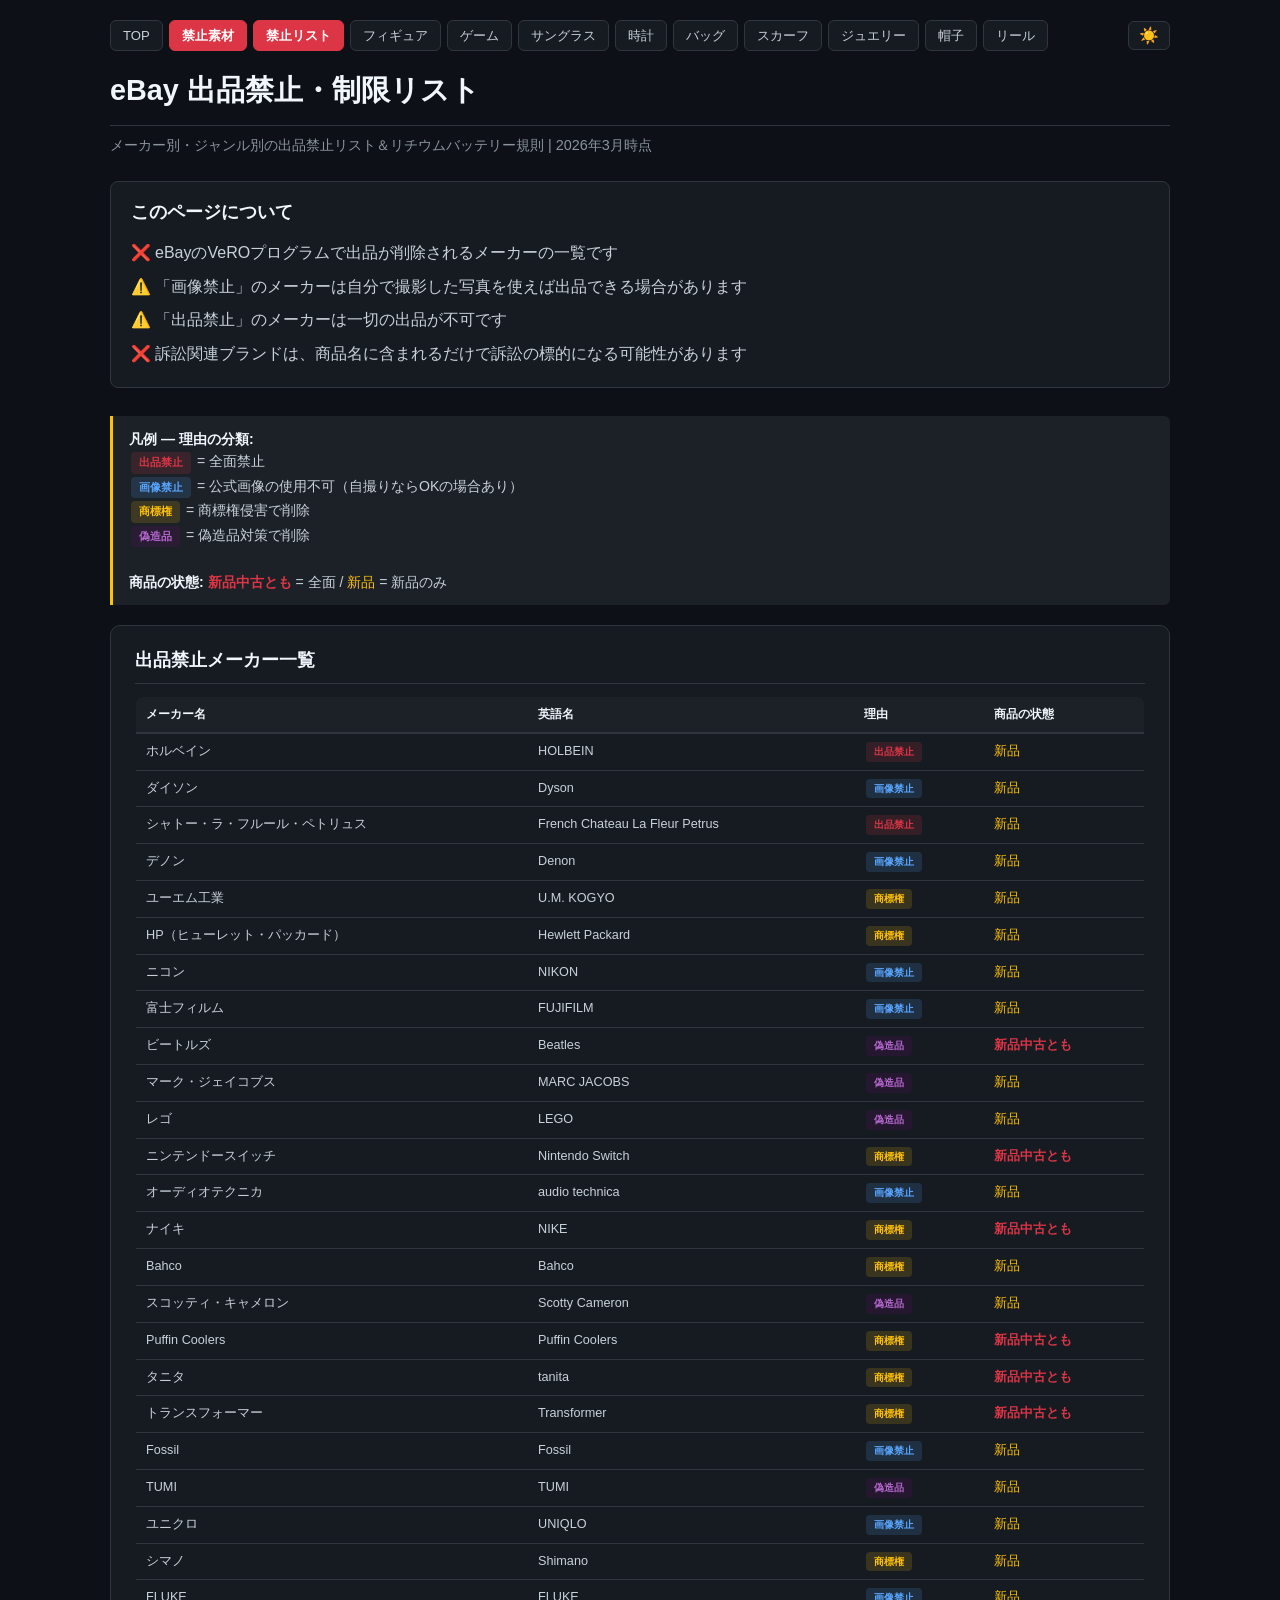
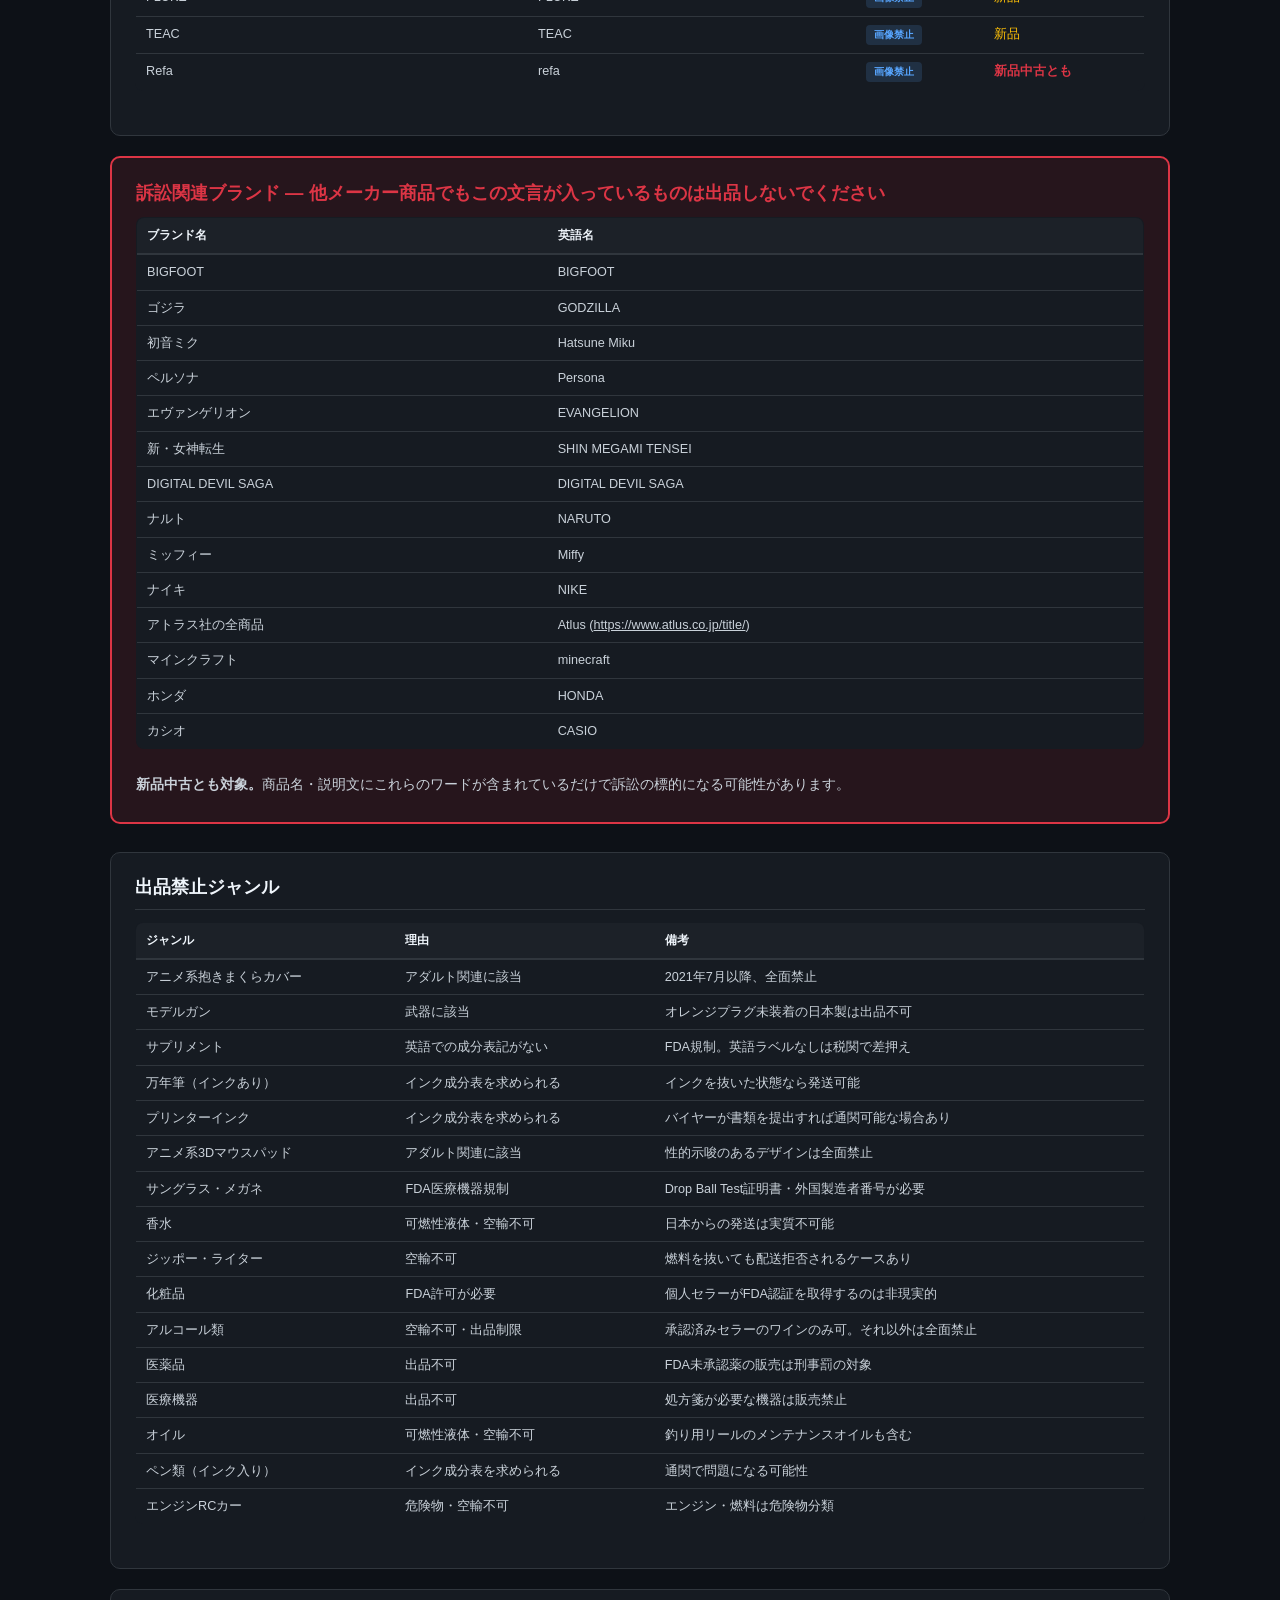
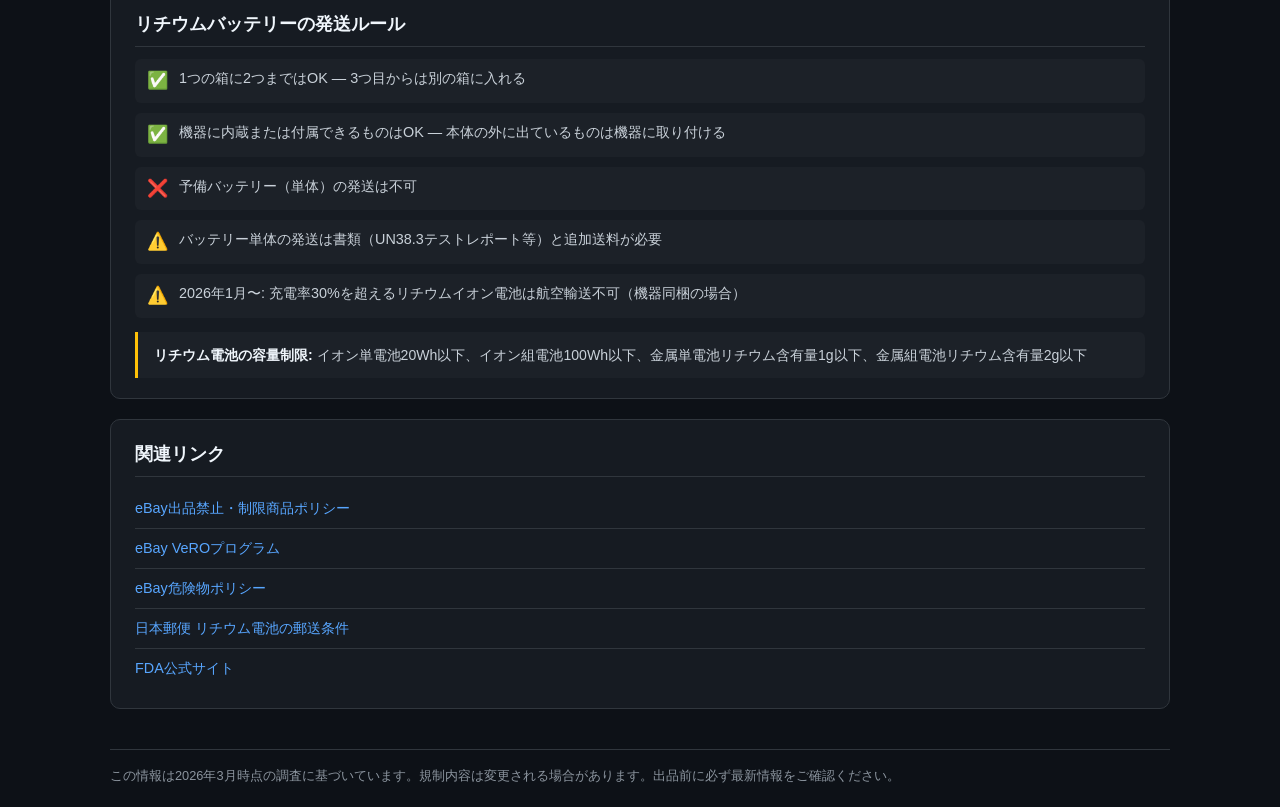
<file: prohibited.html>
<!DOCTYPE html>
<html lang="ja">
<head>
<meta charset="UTF-8">
<meta name="viewport" content="width=device-width, initial-scale=1.0">
<title>eBay 出品禁止・制限リスト | VeROガイド</title>
<link rel="stylesheet" href="style.css">
<script src="theme.js"></script>
<style>
.cites-alert {
  background: rgba(220,53,69,0.12);
  border: 2px solid var(--red);
  border-radius: 10px;
  padding: 20px 24px;
  margin-bottom: 28px;
}
.cites-alert h2 { color: var(--red); font-size: 1.15em; margin-bottom: 10px; }
.cites-alert p { font-size: 0.92em; margin-bottom: 6px; }

.category-section {
  background: var(--card);
  border: 1px solid var(--border);
  border-radius: 10px;
  padding: 20px 24px;
  margin-bottom: 20px;
}
.category-section h2 {
  color: var(--heading);
  font-size: 1.1em;
  margin-bottom: 12px;
  padding-bottom: 8px;
  border-bottom: 1px solid var(--border);
}
.category-section h3 {
  color: var(--heading);
  font-size: 0.95em;
  margin: 12px 0 6px;
}
.category-section ul {
  margin-left: 20px;
  margin-bottom: 8px;
}
.category-section li {
  font-size: 0.9em;
  margin-bottom: 4px;
}

.material-tag {
  display: inline-block;
  padding: 2px 10px;
  border-radius: 4px;
  font-size: 0.82em;
  font-weight: 600;
  background: rgba(220,53,69,0.15);
  color: var(--red);
  margin: 2px 3px;
}

.process-flow {
  background: var(--card);
  border: 1px solid var(--border);
  border-radius: 10px;
  padding: 20px 24px;
  margin-bottom: 20px;
}
.process-flow h2 {
  color: var(--heading);
  font-size: 1.1em;
  margin-bottom: 12px;
  padding-bottom: 8px;
  border-bottom: 1px solid var(--border);
}
.flow-item {
  display: flex;
  gap: 12px;
  align-items: flex-start;
  margin-bottom: 14px;
  font-size: 0.9em;
}
.flow-icon {
  flex-shrink: 0;
  width: 32px;
  height: 32px;
  border-radius: 50%;
  display: flex;
  align-items: center;
  justify-content: center;
  font-size: 0.85em;
  font-weight: 700;
  color: #fff;
}
.flow-icon.red { background: var(--red); }
.flow-icon.yellow { background: var(--yellow); color: #000; }
.flow-icon.green { background: var(--green); }
.flow-content strong { color: var(--heading); }

.links-section {
  background: var(--card);
  border: 1px solid var(--border);
  border-radius: 10px;
  padding: 20px 24px;
  margin-bottom: 20px;
}
.links-section h2 {
  color: var(--heading);
  font-size: 1.1em;
  margin-bottom: 12px;
  padding-bottom: 8px;
  border-bottom: 1px solid var(--border);
}
.links-section ul { list-style: none; padding: 0; }
.links-section li {
  padding: 8px 0;
  border-bottom: 1px solid var(--border);
  font-size: 0.9em;
}
.links-section li:last-child { border-bottom: none; }
.links-section a { color: var(--link); text-decoration: none; }
.links-section a:hover { text-decoration: underline; }

.checklist {
  background: rgba(40,167,69,0.08);
  border: 1px solid var(--green);
  border-radius: 10px;
  padding: 20px 24px;
  margin-bottom: 20px;
}
.checklist h2 { color: var(--green); font-size: 1.1em; margin-bottom: 12px; }
.checklist ul { list-style: none; padding: 0; }
.checklist li {
  padding: 6px 0 6px 28px;
  position: relative;
  font-size: 0.9em;
}
.checklist li::before {
  content: "\2610";
  position: absolute;
  left: 0;
  font-size: 1.1em;
}

.excluded-gems {
  background: rgba(255,193,7,0.08);
  border-left: 4px solid var(--yellow);
  border-radius: 0 8px 8px 0;
  padding: 12px 16px;
  margin: 10px 0;
  font-size: 0.88em;
}
.excluded-gems strong { color: var(--heading); }

.maker-table { width: 100%; border-collapse: collapse; margin-bottom: 24px; font-size: 0.88em; }
.maker-table th { background: var(--th-bg); text-align: left; padding: 8px 10px; border-bottom: 2px solid var(--border); font-size: 0.85em; }
.maker-table td { padding: 7px 10px; border-bottom: 1px solid var(--border); vertical-align: top; }
.maker-table tr:hover { background: var(--card-hover); }
.reason-tag { display: inline-block; padding: 2px 8px; border-radius: 4px; font-size: 0.78em; font-weight: 600; margin: 1px 2px; }
.reason-ban { background: rgba(220,53,69,0.15); color: var(--red); }
.reason-image { background: rgba(88,166,255,0.15); color: var(--link); }
.reason-trademark { background: rgba(255,193,7,0.15); color: var(--yellow); }
.reason-counterfeit { background: rgba(128,0,128,0.15); color: #b366cc; }
.condition-all { color: var(--red); font-weight: 600; }
.condition-new { color: var(--yellow); }
.battery-box { background: var(--card); border: 1px solid var(--border); border-radius: 10px; padding: 20px 24px; margin-bottom: 20px; }
.battery-box h2 { color: var(--heading); font-size: 1.1em; margin-bottom: 12px; padding-bottom: 8px; border-bottom: 1px solid var(--border); }
.battery-rule { display: flex; gap: 10px; align-items: flex-start; margin-bottom: 10px; padding: 8px 12px; background: var(--card-hover); border-radius: 6px; font-size: 0.9em; }
.battery-rule .rule-icon { font-size: 1.2em; flex-shrink: 0; }
</style>
</head>
<body>

<div class="topbar">
  <nav>
    <a href="index.html">TOP</a>
    <a href="cites.html" class="nav-cites">禁止素材</a>
    <a href="prohibited.html" class="active nav-prohibited">禁止リスト</a>
    <a href="figures.html">フィギュア</a>
    <a href="games.html">ゲーム</a>
    <a href="sunglasses.html">サングラス</a>
    <a href="watches.html">時計</a>
    <a href="bags.html">バッグ</a>
    <a href="scarves.html">スカーフ</a>
    <a href="jewelry.html">ジュエリー</a>
    <a href="hats.html">帽子</a>
    <a href="reels.html">リール</a>
  </nav>
  <button class="theme-toggle" id="themeToggle"></button>
</div>

<h1>eBay 出品禁止・制限リスト</h1>
<p class="subtitle">メーカー別・ジャンル別の出品禁止リスト＆リチウムバッテリー規則 | 2026年3月時点</p>

<!-- ===== SUMMARY ===== -->
<div class="summary-box">
  <h2>このページについて</h2>
  <ul>
    <li class="danger">eBayのVeROプログラムで出品が削除されるメーカーの一覧です</li>
    <li class="warn">「画像禁止」のメーカーは自分で撮影した写真を使えば出品できる場合があります</li>
    <li class="warn">「出品禁止」のメーカーは一切の出品が不可です</li>
    <li class="danger">訴訟関連ブランドは、商品名に含まれるだけで訴訟の標的になる可能性があります</li>
  </ul>
</div>

<!-- ===== LEGEND ===== -->
<div class="note" style="margin-bottom: 20px;">
  <strong>凡例 &mdash; 理由の分類:</strong><br>
  <span class="reason-tag reason-ban">出品禁止</span> = 全面禁止<br>
  <span class="reason-tag reason-image">画像禁止</span> = 公式画像の使用不可（自撮りならOKの場合あり）<br>
  <span class="reason-tag reason-trademark">商標権</span> = 商標権侵害で削除<br>
  <span class="reason-tag reason-counterfeit">偽造品</span> = 偽造品対策で削除<br><br>
  <strong>商品の状態:</strong>
  <span class="condition-all">新品中古とも</span> = 全面 /
  <span class="condition-new">新品</span> = 新品のみ
</div>

<!-- ===== MAKER TABLE ===== -->
<div class="category-section">
  <h2>出品禁止メーカー一覧</h2>
  <table class="maker-table">
    <thead>
      <tr>
        <th>メーカー名</th>
        <th>英語名</th>
        <th>理由</th>
        <th>商品の状態</th>
      </tr>
    </thead>
    <tbody>
      <tr>
        <td>ホルベイン</td>
        <td>HOLBEIN</td>
        <td><span class="reason-tag reason-ban">出品禁止</span></td>
        <td><span class="condition-new">新品</span></td>
      </tr>
      <tr>
        <td>ダイソン</td>
        <td>Dyson</td>
        <td><span class="reason-tag reason-image">画像禁止</span></td>
        <td><span class="condition-new">新品</span></td>
      </tr>
      <tr>
        <td>シャトー・ラ・フルール・ペトリュス</td>
        <td>French Chateau La Fleur Petrus</td>
        <td><span class="reason-tag reason-ban">出品禁止</span></td>
        <td><span class="condition-new">新品</span></td>
      </tr>
      <tr>
        <td>デノン</td>
        <td>Denon</td>
        <td><span class="reason-tag reason-image">画像禁止</span></td>
        <td><span class="condition-new">新品</span></td>
      </tr>
      <tr>
        <td>ユーエム工業</td>
        <td>U.M. KOGYO</td>
        <td><span class="reason-tag reason-trademark">商標権</span></td>
        <td><span class="condition-new">新品</span></td>
      </tr>
      <tr>
        <td>HP（ヒューレット・パッカード）</td>
        <td>Hewlett Packard</td>
        <td><span class="reason-tag reason-trademark">商標権</span></td>
        <td><span class="condition-new">新品</span></td>
      </tr>
      <tr>
        <td>ニコン</td>
        <td>NIKON</td>
        <td><span class="reason-tag reason-image">画像禁止</span></td>
        <td><span class="condition-new">新品</span></td>
      </tr>
      <tr>
        <td>富士フィルム</td>
        <td>FUJIFILM</td>
        <td><span class="reason-tag reason-image">画像禁止</span></td>
        <td><span class="condition-new">新品</span></td>
      </tr>
      <tr>
        <td>ビートルズ</td>
        <td>Beatles</td>
        <td><span class="reason-tag reason-counterfeit">偽造品</span></td>
        <td><span class="condition-all">新品中古とも</span></td>
      </tr>
      <tr>
        <td>マーク・ジェイコブス</td>
        <td>MARC JACOBS</td>
        <td><span class="reason-tag reason-counterfeit">偽造品</span></td>
        <td><span class="condition-new">新品</span></td>
      </tr>
      <tr>
        <td>レゴ</td>
        <td>LEGO</td>
        <td><span class="reason-tag reason-counterfeit">偽造品</span></td>
        <td><span class="condition-new">新品</span></td>
      </tr>
      <tr>
        <td>ニンテンドースイッチ</td>
        <td>Nintendo Switch</td>
        <td><span class="reason-tag reason-trademark">商標権</span></td>
        <td><span class="condition-all">新品中古とも</span></td>
      </tr>
      <tr>
        <td>オーディオテクニカ</td>
        <td>audio technica</td>
        <td><span class="reason-tag reason-image">画像禁止</span></td>
        <td><span class="condition-new">新品</span></td>
      </tr>
      <tr>
        <td>ナイキ</td>
        <td>NIKE</td>
        <td><span class="reason-tag reason-trademark">商標権</span></td>
        <td><span class="condition-all">新品中古とも</span></td>
      </tr>
      <tr>
        <td>Bahco</td>
        <td>Bahco</td>
        <td><span class="reason-tag reason-trademark">商標権</span></td>
        <td><span class="condition-new">新品</span></td>
      </tr>
      <tr>
        <td>スコッティ・キャメロン</td>
        <td>Scotty Cameron</td>
        <td><span class="reason-tag reason-counterfeit">偽造品</span></td>
        <td><span class="condition-new">新品</span></td>
      </tr>
      <tr>
        <td>Puffin Coolers</td>
        <td>Puffin Coolers</td>
        <td><span class="reason-tag reason-trademark">商標権</span></td>
        <td><span class="condition-all">新品中古とも</span></td>
      </tr>
      <tr>
        <td>タニタ</td>
        <td>tanita</td>
        <td><span class="reason-tag reason-trademark">商標権</span></td>
        <td><span class="condition-all">新品中古とも</span></td>
      </tr>
      <tr>
        <td>トランスフォーマー</td>
        <td>Transformer</td>
        <td><span class="reason-tag reason-trademark">商標権</span></td>
        <td><span class="condition-all">新品中古とも</span></td>
      </tr>
      <tr>
        <td>Fossil</td>
        <td>Fossil</td>
        <td><span class="reason-tag reason-image">画像禁止</span></td>
        <td><span class="condition-new">新品</span></td>
      </tr>
      <tr>
        <td>TUMI</td>
        <td>TUMI</td>
        <td><span class="reason-tag reason-counterfeit">偽造品</span></td>
        <td><span class="condition-new">新品</span></td>
      </tr>
      <tr>
        <td>ユニクロ</td>
        <td>UNIQLO</td>
        <td><span class="reason-tag reason-image">画像禁止</span></td>
        <td><span class="condition-new">新品</span></td>
      </tr>
      <tr>
        <td>シマノ</td>
        <td>Shimano</td>
        <td><span class="reason-tag reason-trademark">商標権</span></td>
        <td><span class="condition-new">新品</span></td>
      </tr>
      <tr>
        <td>FLUKE</td>
        <td>FLUKE</td>
        <td><span class="reason-tag reason-image">画像禁止</span></td>
        <td><span class="condition-new">新品</span></td>
      </tr>
      <tr>
        <td>TEAC</td>
        <td>TEAC</td>
        <td><span class="reason-tag reason-image">画像禁止</span></td>
        <td><span class="condition-new">新品</span></td>
      </tr>
      <tr>
        <td>Refa</td>
        <td>refa</td>
        <td><span class="reason-tag reason-image">画像禁止</span></td>
        <td><span class="condition-all">新品中古とも</span></td>
      </tr>
    </tbody>
  </table>
</div>

<!-- ===== LAWSUIT BRANDS ===== -->
<div class="cites-alert">
  <h2>訴訟関連ブランド &mdash; 他メーカー商品でもこの文言が入っているものは出品しないでください</h2>
  <table class="maker-table">
    <thead>
      <tr>
        <th>ブランド名</th>
        <th>英語名</th>
      </tr>
    </thead>
    <tbody>
      <tr><td>BIGFOOT</td><td>BIGFOOT</td></tr>
      <tr><td>ゴジラ</td><td>GODZILLA</td></tr>
      <tr><td>初音ミク</td><td>Hatsune Miku</td></tr>
      <tr><td>ペルソナ</td><td>Persona</td></tr>
      <tr><td>エヴァンゲリオン</td><td>EVANGELION</td></tr>
      <tr><td>新・女神転生</td><td>SHIN MEGAMI TENSEI</td></tr>
      <tr><td>DIGITAL DEVIL SAGA</td><td>DIGITAL DEVIL SAGA</td></tr>
      <tr><td>ナルト</td><td>NARUTO</td></tr>
      <tr><td>ミッフィー</td><td>Miffy</td></tr>
      <tr><td>ナイキ</td><td>NIKE</td></tr>
      <tr><td>アトラス社の全商品</td><td>Atlus (<a href="https://www.atlus.co.jp/title/" target="_blank" rel="noopener" style="color: inherit; text-decoration: underline;">https://www.atlus.co.jp/title/</a>)</td></tr>
      <tr><td>マインクラフト</td><td>minecraft</td></tr>
      <tr><td>ホンダ</td><td>HONDA</td></tr>
      <tr><td>カシオ</td><td>CASIO</td></tr>
    </tbody>
  </table>
  <p style="font-size: 0.88em; margin-top: 8px;"><strong>新品中古とも対象。</strong>商品名・説明文にこれらのワードが含まれているだけで訴訟の標的になる可能性があります。</p>
</div>

<!-- ===== PROHIBITED GENRES ===== -->
<div class="category-section">
  <h2>出品禁止ジャンル</h2>
  <table class="maker-table">
    <thead>
      <tr>
        <th>ジャンル</th>
        <th>理由</th>
        <th>備考</th>
      </tr>
    </thead>
    <tbody>
      <tr>
        <td>アニメ系抱きまくらカバー</td>
        <td>アダルト関連に該当</td>
        <td>2021年7月以降、全面禁止</td>
      </tr>
      <tr>
        <td>モデルガン</td>
        <td>武器に該当</td>
        <td>オレンジプラグ未装着の日本製は出品不可</td>
      </tr>
      <tr>
        <td>サプリメント</td>
        <td>英語での成分表記がない</td>
        <td>FDA規制。英語ラベルなしは税関で差押え</td>
      </tr>
      <tr>
        <td>万年筆（インクあり）</td>
        <td>インク成分表を求められる</td>
        <td>インクを抜いた状態なら発送可能</td>
      </tr>
      <tr>
        <td>プリンターインク</td>
        <td>インク成分表を求められる</td>
        <td>バイヤーが書類を提出すれば通関可能な場合あり</td>
      </tr>
      <tr>
        <td>アニメ系3Dマウスパッド</td>
        <td>アダルト関連に該当</td>
        <td>性的示唆のあるデザインは全面禁止</td>
      </tr>
      <tr>
        <td>サングラス・メガネ</td>
        <td>FDA医療機器規制</td>
        <td>Drop Ball Test証明書・外国製造者番号が必要</td>
      </tr>
      <tr>
        <td>香水</td>
        <td>可燃性液体・空輸不可</td>
        <td>日本からの発送は実質不可能</td>
      </tr>
      <tr>
        <td>ジッポー・ライター</td>
        <td>空輸不可</td>
        <td>燃料を抜いても配送拒否されるケースあり</td>
      </tr>
      <tr>
        <td>化粧品</td>
        <td>FDA許可が必要</td>
        <td>個人セラーがFDA認証を取得するのは非現実的</td>
      </tr>
      <tr>
        <td>アルコール類</td>
        <td>空輸不可・出品制限</td>
        <td>承認済みセラーのワインのみ可。それ以外は全面禁止</td>
      </tr>
      <tr>
        <td>医薬品</td>
        <td>出品不可</td>
        <td>FDA未承認薬の販売は刑事罰の対象</td>
      </tr>
      <tr>
        <td>医療機器</td>
        <td>出品不可</td>
        <td>処方箋が必要な機器は販売禁止</td>
      </tr>
      <tr>
        <td>オイル</td>
        <td>可燃性液体・空輸不可</td>
        <td>釣り用リールのメンテナンスオイルも含む</td>
      </tr>
      <tr>
        <td>ペン類（インク入り）</td>
        <td>インク成分表を求められる</td>
        <td>通関で問題になる可能性</td>
      </tr>
      <tr>
        <td>エンジンRCカー</td>
        <td>危険物・空輸不可</td>
        <td>エンジン・燃料は危険物分類</td>
      </tr>
    </tbody>
  </table>
</div>

<!-- ===== LITHIUM BATTERY ===== -->
<div class="battery-box">
  <h2>リチウムバッテリーの発送ルール</h2>

  <div class="battery-rule">
    <span class="rule-icon">&#x2705;</span>
    <div>1つの箱に2つまではOK &mdash; 3つ目からは別の箱に入れる</div>
  </div>
  <div class="battery-rule">
    <span class="rule-icon">&#x2705;</span>
    <div>機器に内蔵または付属できるものはOK &mdash; 本体の外に出ているものは機器に取り付ける</div>
  </div>
  <div class="battery-rule">
    <span class="rule-icon">&#x274C;</span>
    <div>予備バッテリー（単体）の発送は不可</div>
  </div>
  <div class="battery-rule">
    <span class="rule-icon">&#x26A0;&#xFE0F;</span>
    <div>バッテリー単体の発送は書類（UN38.3テストレポート等）と追加送料が必要</div>
  </div>
  <div class="battery-rule">
    <span class="rule-icon">&#x26A0;&#xFE0F;</span>
    <div>2026年1月〜: 充電率30%を超えるリチウムイオン電池は航空輸送不可（機器同梱の場合）</div>
  </div>

  <div class="note" style="margin-top: 14px;">
    <strong>リチウム電池の容量制限:</strong> イオン単電池20Wh以下、イオン組電池100Wh以下、金属単電池リチウム含有量1g以下、金属組電池リチウム含有量2g以下
  </div>
</div>

<!-- ===== LINKS ===== -->
<div class="links-section">
  <h2>関連リンク</h2>
  <ul>
    <li><a href="https://www.ebay.com/help/policies/prohibited-restricted-items/prohibited-restricted-items?id=4207" target="_blank" rel="noopener">eBay出品禁止・制限商品ポリシー</a></li>
    <li><a href="https://www.ebay.com/sellercenter/ebay-for-business/verified-rights-owner-program" target="_blank" rel="noopener">eBay VeROプログラム</a></li>
    <li><a href="https://www.ebay.com/help/policies/prohibited-restricted-items/hazardous-materials-policy?id=4335" target="_blank" rel="noopener">eBay危険物ポリシー</a></li>
    <li><a href="https://www.post.japanpost.jp/int/use/restriction/restriction02.pdf" target="_blank" rel="noopener">日本郵便 リチウム電池の郵送条件</a></li>
    <li><a href="https://www.fda.gov/" target="_blank" rel="noopener">FDA公式サイト</a></li>
  </ul>
</div>

<footer>
  <p>この情報は2026年3月時点の調査に基づいています。規制内容は変更される場合があります。出品前に必ず最新情報をご確認ください。</p>
</footer>

</body>
</html>
</file>
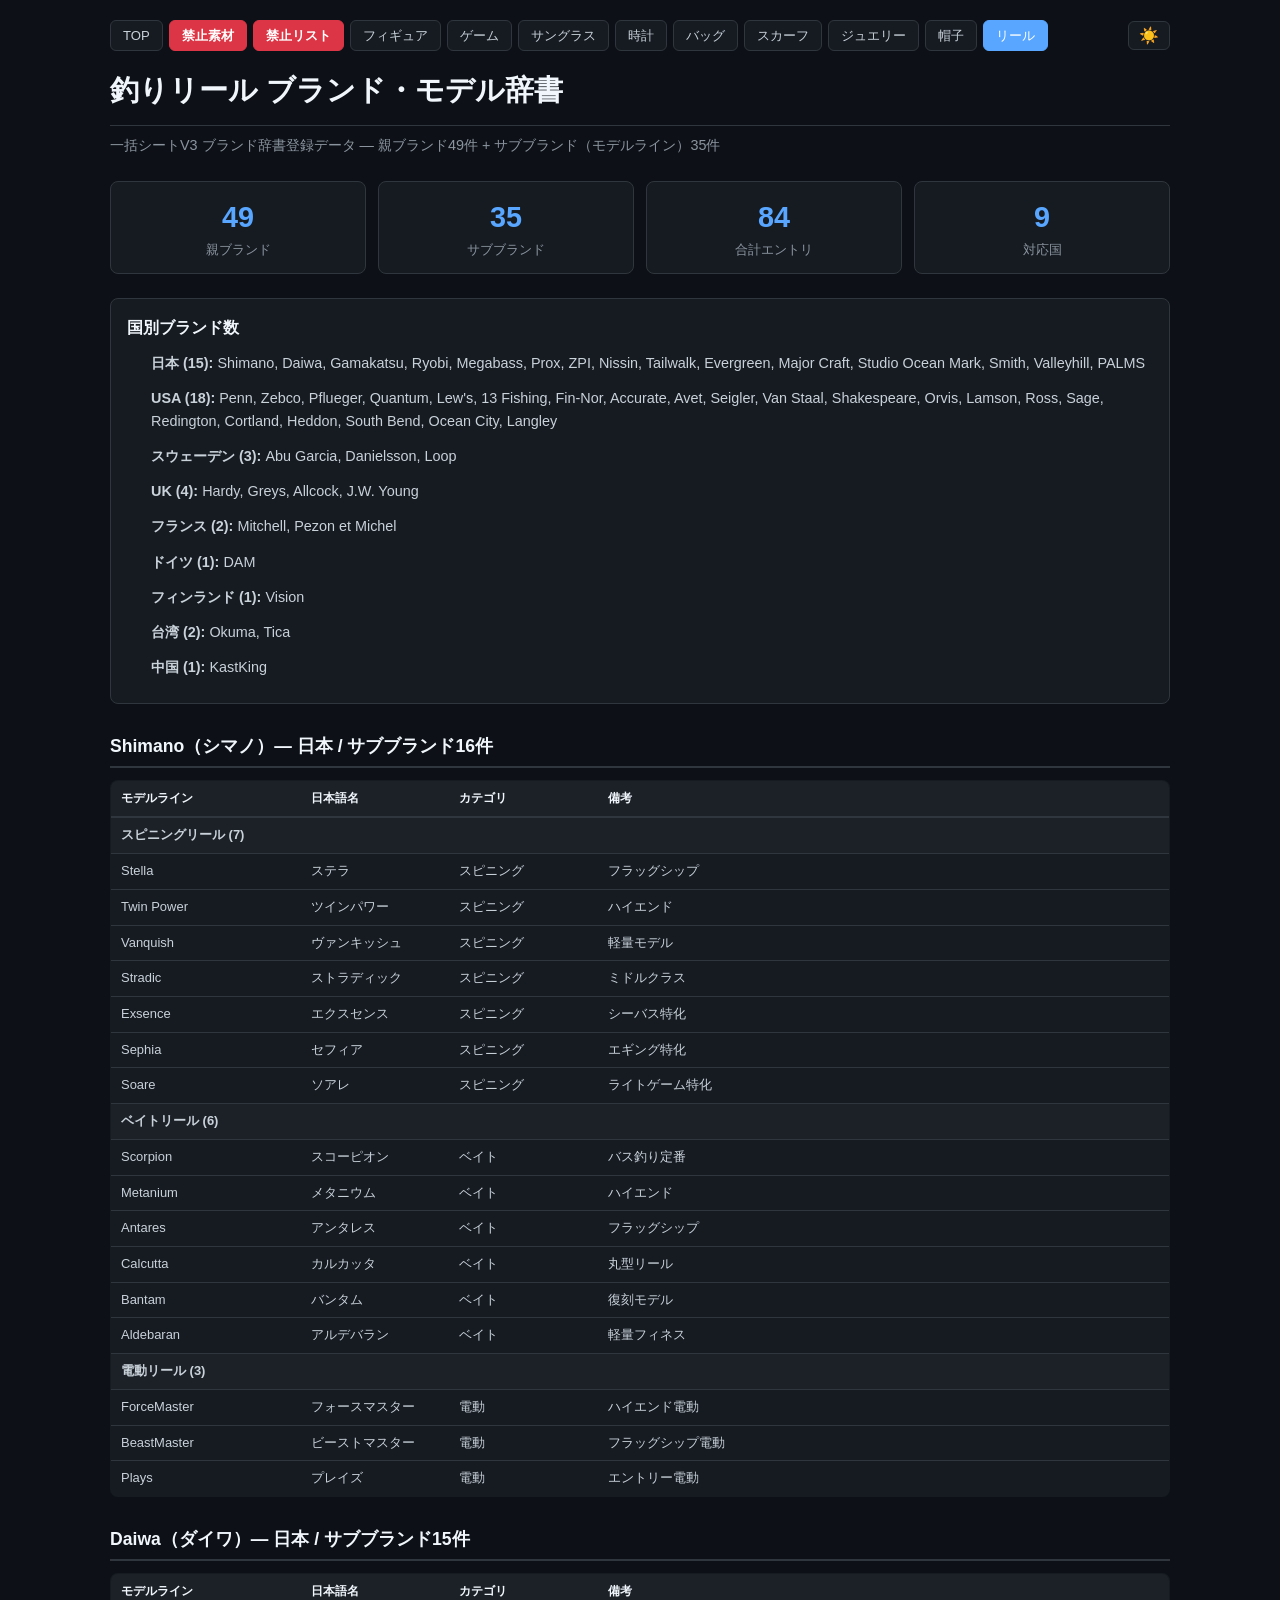
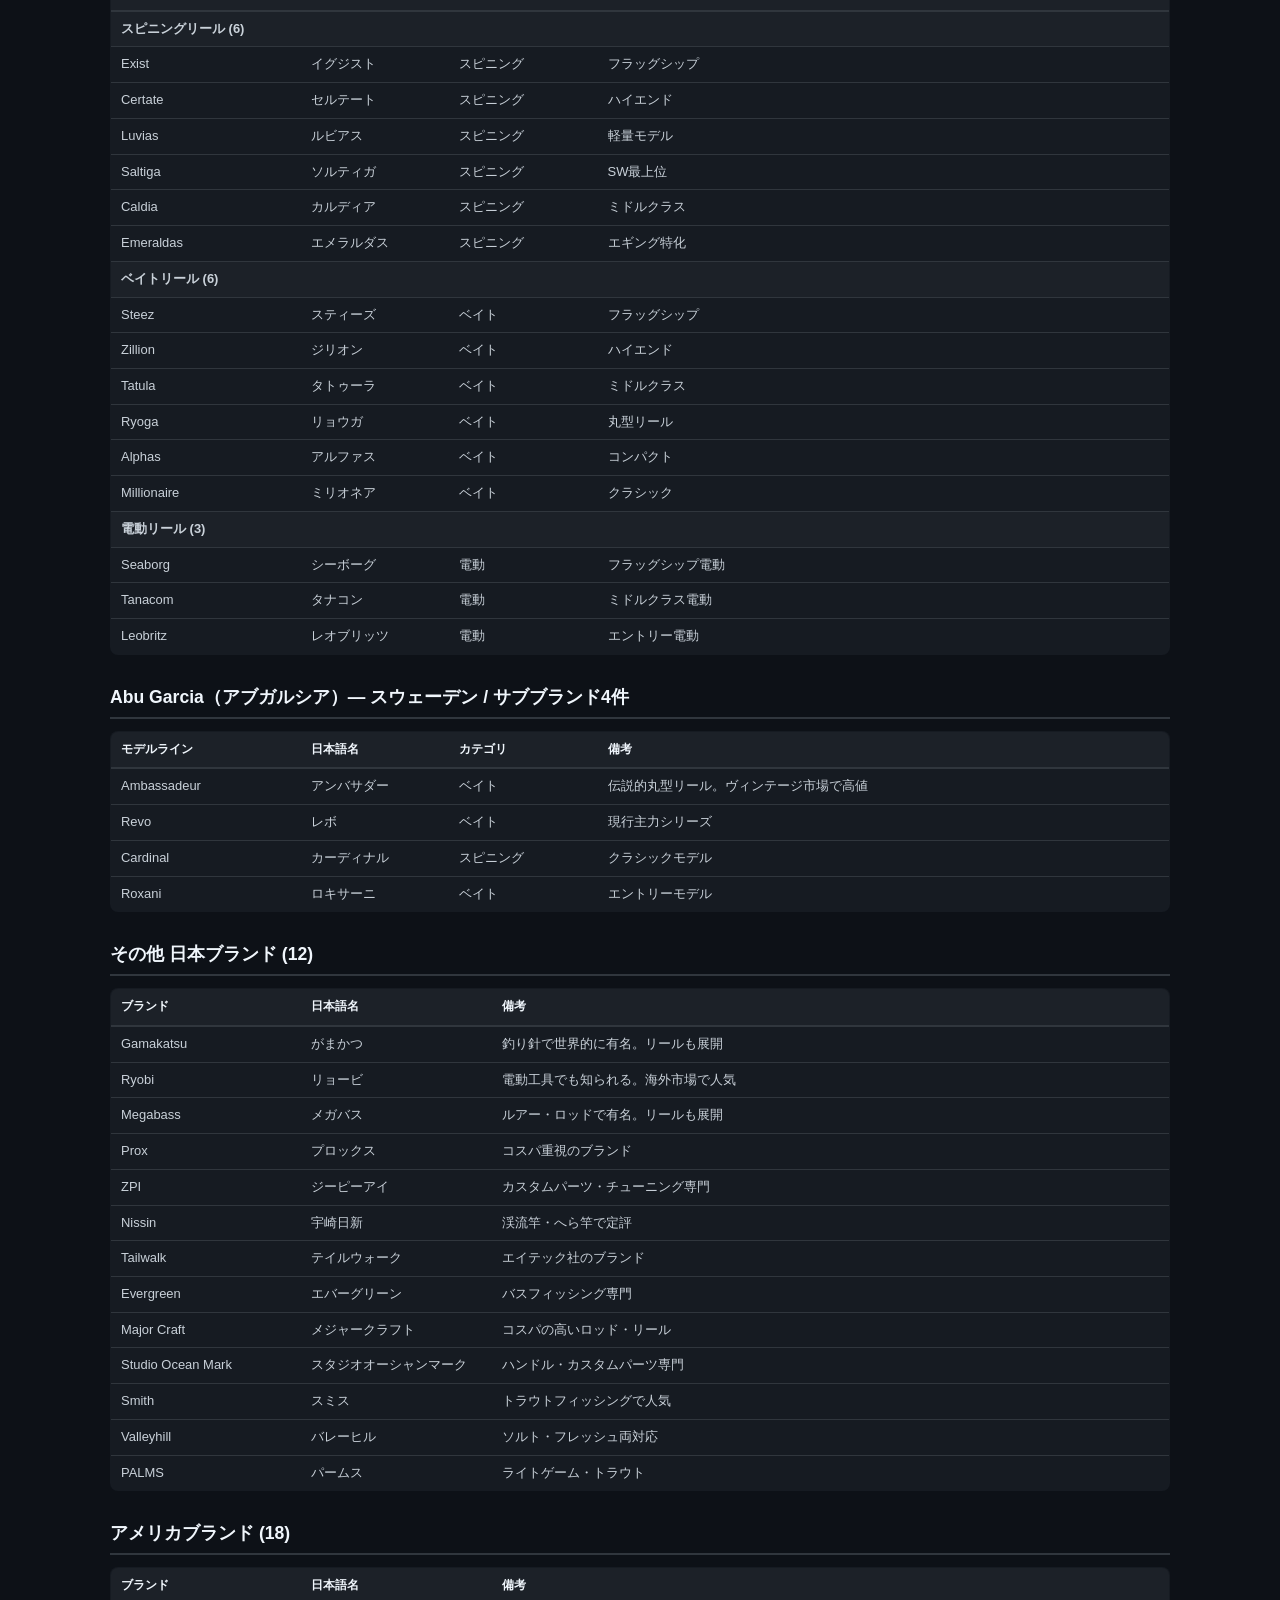
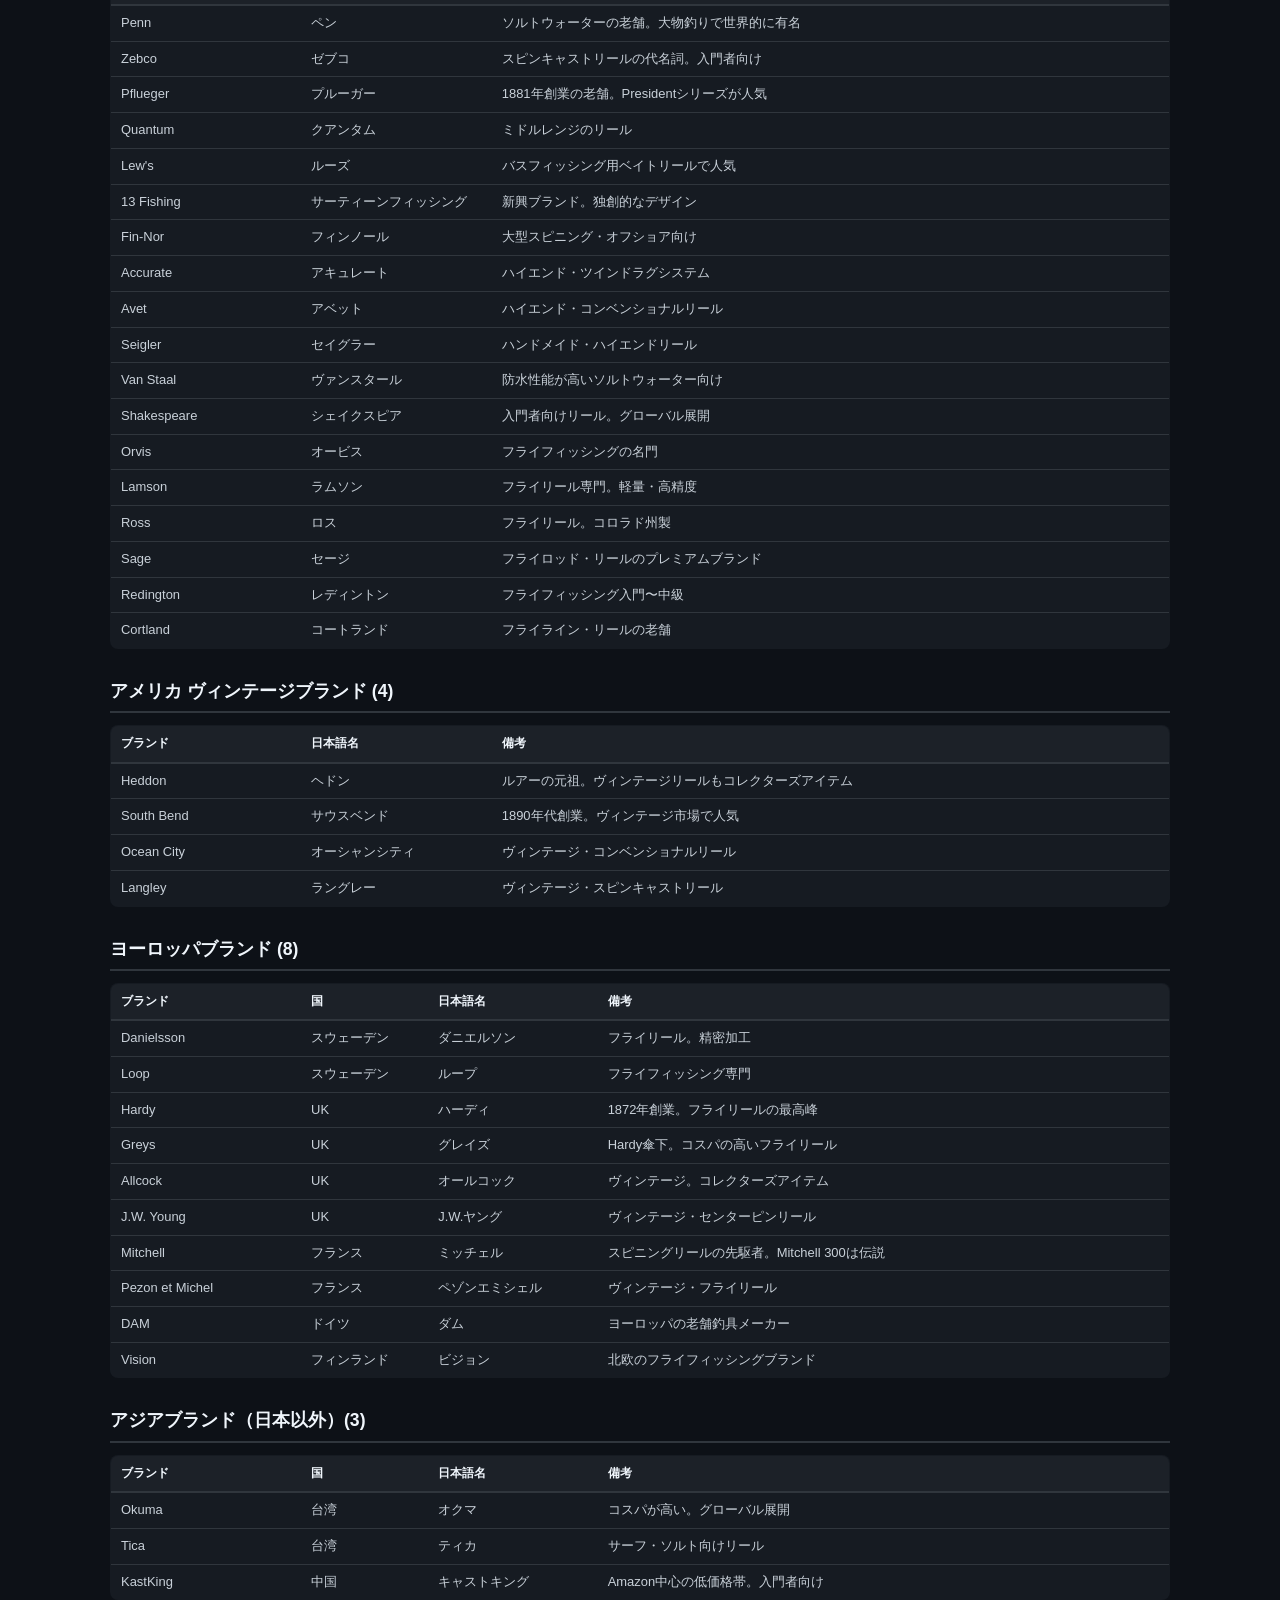
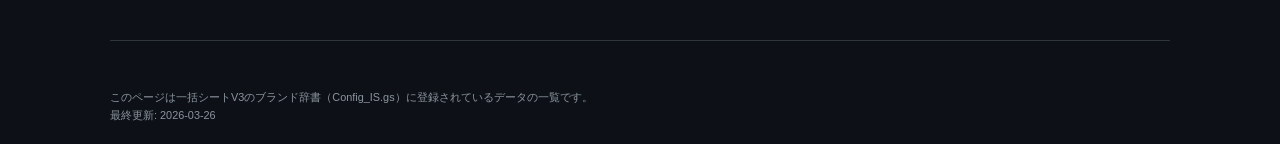
<file: reels.html>
<!DOCTYPE html>
<html lang="ja">
<head>
<meta charset="UTF-8">
<meta name="viewport" content="width=device-width, initial-scale=1.0">
<title>釣りリール ブランド・モデル辞書</title>
<link rel="stylesheet" href="style.css">
<script src="theme.js"></script>
<style>
.brand-table { width: 100%; border-collapse: collapse; margin-bottom: 24px; font-size: 0.9em; }
.brand-table th { background: var(--th-bg); text-align: left; padding: 8px 10px; border-bottom: 2px solid var(--border); font-size: 0.85em; }
.brand-table td { padding: 7px 10px; border-bottom: 1px solid var(--border); vertical-align: top; }
.brand-table tr:hover { background: var(--card-hover); }
.category-label { font-size: 1.1em; font-weight: 700; color: var(--heading); margin: 28px 0 12px; padding-bottom: 6px; border-bottom: 2px solid var(--border); }
.model-list { display: flex; flex-wrap: wrap; gap: 4px; }
.model-tag { background: var(--card); border: 1px solid var(--border); border-radius: 4px; padding: 2px 8px; font-size: 0.85em; white-space: nowrap; }
.summary-box { background: var(--card); border: 1px solid var(--border); border-radius: 8px; padding: 16px; margin: 16px 0 24px; }
.summary-box h2 { font-size: 1em; color: var(--heading); margin-bottom: 8px; }
.summary-box li { margin-bottom: 4px; font-size: 0.9em; }
.stat-grid { display: grid; grid-template-columns: repeat(auto-fit, minmax(180px, 1fr)); gap: 12px; margin: 16px 0 24px; }
.stat-card { background: var(--card); border: 1px solid var(--border); border-radius: 8px; padding: 12px 16px; text-align: center; }
.stat-card .num { font-size: 1.8em; font-weight: 700; color: var(--link); }
.stat-card .label { font-size: 0.8em; color: var(--muted); }
</style>
</head>
<body>

<div class="topbar">
  <nav>
    <a href="index.html">TOP</a>
    <a href="cites.html" class="nav-cites">禁止素材</a>
    <a href="prohibited.html" class="nav-prohibited">禁止リスト</a>
    <a href="figures.html">フィギュア</a>
    <a href="games.html">ゲーム</a>
    <a href="sunglasses.html">サングラス</a>
    <a href="watches.html">時計</a>
    <a href="bags.html">バッグ</a>
    <a href="scarves.html">スカーフ</a>
    <a href="jewelry.html">ジュエリー</a>
    <a href="hats.html">帽子</a>
    <a href="reels.html" class="active">リール</a>
  </nav>
  <button class="theme-toggle" id="themeToggle"></button>
</div>

<h1>釣りリール ブランド・モデル辞書</h1>
<p class="subtitle">一括シートV3 ブランド辞書登録データ &mdash; 親ブランド49件 + サブブランド（モデルライン）35件</p>

<!-- ===== STATS ===== -->
<div class="stat-grid">
  <div class="stat-card"><div class="num">49</div><div class="label">親ブランド</div></div>
  <div class="stat-card"><div class="num">35</div><div class="label">サブブランド</div></div>
  <div class="stat-card"><div class="num">84</div><div class="label">合計エントリ</div></div>
  <div class="stat-card"><div class="num">9</div><div class="label">対応国</div></div>
</div>

<!-- ===== SUMMARY ===== -->
<div class="summary-box">
  <h2>国別ブランド数</h2>
  <ul>
    <li><strong>日本 (15):</strong> Shimano, Daiwa, Gamakatsu, Ryobi, Megabass, Prox, ZPI, Nissin, Tailwalk, Evergreen, Major Craft, Studio Ocean Mark, Smith, Valleyhill, PALMS</li>
    <li><strong>USA (18):</strong> Penn, Zebco, Pflueger, Quantum, Lew's, 13 Fishing, Fin-Nor, Accurate, Avet, Seigler, Van Staal, Shakespeare, Orvis, Lamson, Ross, Sage, Redington, Cortland, Heddon, South Bend, Ocean City, Langley</li>
    <li><strong>スウェーデン (3):</strong> Abu Garcia, Danielsson, Loop</li>
    <li><strong>UK (4):</strong> Hardy, Greys, Allcock, J.W. Young</li>
    <li><strong>フランス (2):</strong> Mitchell, Pezon et Michel</li>
    <li><strong>ドイツ (1):</strong> DAM</li>
    <li><strong>フィンランド (1):</strong> Vision</li>
    <li><strong>台湾 (2):</strong> Okuma, Tica</li>
    <li><strong>中国 (1):</strong> KastKing</li>
  </ul>
</div>

<!-- ==================== SHIMANO ==================== -->
<div class="category-label">Shimano（シマノ）&mdash; 日本 / サブブランド16件</div>
<table class="brand-table">
  <thead>
    <tr>
      <th style="width:18%">モデルライン</th>
      <th style="width:14%">日本語名</th>
      <th style="width:14%">カテゴリ</th>
      <th>備考</th>
    </tr>
  </thead>
  <tbody>
    <tr><td colspan="4" style="font-weight:700; background:var(--th-bg);">スピニングリール (7)</td></tr>
    <tr><td>Stella</td><td>ステラ</td><td>スピニング</td><td>フラッグシップ</td></tr>
    <tr><td>Twin Power</td><td>ツインパワー</td><td>スピニング</td><td>ハイエンド</td></tr>
    <tr><td>Vanquish</td><td>ヴァンキッシュ</td><td>スピニング</td><td>軽量モデル</td></tr>
    <tr><td>Stradic</td><td>ストラディック</td><td>スピニング</td><td>ミドルクラス</td></tr>
    <tr><td>Exsence</td><td>エクスセンス</td><td>スピニング</td><td>シーバス特化</td></tr>
    <tr><td>Sephia</td><td>セフィア</td><td>スピニング</td><td>エギング特化</td></tr>
    <tr><td>Soare</td><td>ソアレ</td><td>スピニング</td><td>ライトゲーム特化</td></tr>
    <tr><td colspan="4" style="font-weight:700; background:var(--th-bg);">ベイトリール (6)</td></tr>
    <tr><td>Scorpion</td><td>スコーピオン</td><td>ベイト</td><td>バス釣り定番</td></tr>
    <tr><td>Metanium</td><td>メタニウム</td><td>ベイト</td><td>ハイエンド</td></tr>
    <tr><td>Antares</td><td>アンタレス</td><td>ベイト</td><td>フラッグシップ</td></tr>
    <tr><td>Calcutta</td><td>カルカッタ</td><td>ベイト</td><td>丸型リール</td></tr>
    <tr><td>Bantam</td><td>バンタム</td><td>ベイト</td><td>復刻モデル</td></tr>
    <tr><td>Aldebaran</td><td>アルデバラン</td><td>ベイト</td><td>軽量フィネス</td></tr>
    <tr><td colspan="4" style="font-weight:700; background:var(--th-bg);">電動リール (3)</td></tr>
    <tr><td>ForceMaster</td><td>フォースマスター</td><td>電動</td><td>ハイエンド電動</td></tr>
    <tr><td>BeastMaster</td><td>ビーストマスター</td><td>電動</td><td>フラッグシップ電動</td></tr>
    <tr><td>Plays</td><td>プレイズ</td><td>電動</td><td>エントリー電動</td></tr>
  </tbody>
</table>

<!-- ==================== DAIWA ==================== -->
<div class="category-label">Daiwa（ダイワ）&mdash; 日本 / サブブランド15件</div>
<table class="brand-table">
  <thead>
    <tr>
      <th style="width:18%">モデルライン</th>
      <th style="width:14%">日本語名</th>
      <th style="width:14%">カテゴリ</th>
      <th>備考</th>
    </tr>
  </thead>
  <tbody>
    <tr><td colspan="4" style="font-weight:700; background:var(--th-bg);">スピニングリール (6)</td></tr>
    <tr><td>Exist</td><td>イグジスト</td><td>スピニング</td><td>フラッグシップ</td></tr>
    <tr><td>Certate</td><td>セルテート</td><td>スピニング</td><td>ハイエンド</td></tr>
    <tr><td>Luvias</td><td>ルビアス</td><td>スピニング</td><td>軽量モデル</td></tr>
    <tr><td>Saltiga</td><td>ソルティガ</td><td>スピニング</td><td>SW最上位</td></tr>
    <tr><td>Caldia</td><td>カルディア</td><td>スピニング</td><td>ミドルクラス</td></tr>
    <tr><td>Emeraldas</td><td>エメラルダス</td><td>スピニング</td><td>エギング特化</td></tr>
    <tr><td colspan="4" style="font-weight:700; background:var(--th-bg);">ベイトリール (6)</td></tr>
    <tr><td>Steez</td><td>スティーズ</td><td>ベイト</td><td>フラッグシップ</td></tr>
    <tr><td>Zillion</td><td>ジリオン</td><td>ベイト</td><td>ハイエンド</td></tr>
    <tr><td>Tatula</td><td>タトゥーラ</td><td>ベイト</td><td>ミドルクラス</td></tr>
    <tr><td>Ryoga</td><td>リョウガ</td><td>ベイト</td><td>丸型リール</td></tr>
    <tr><td>Alphas</td><td>アルファス</td><td>ベイト</td><td>コンパクト</td></tr>
    <tr><td>Millionaire</td><td>ミリオネア</td><td>ベイト</td><td>クラシック</td></tr>
    <tr><td colspan="4" style="font-weight:700; background:var(--th-bg);">電動リール (3)</td></tr>
    <tr><td>Seaborg</td><td>シーボーグ</td><td>電動</td><td>フラッグシップ電動</td></tr>
    <tr><td>Tanacom</td><td>タナコン</td><td>電動</td><td>ミドルクラス電動</td></tr>
    <tr><td>Leobritz</td><td>レオブリッツ</td><td>電動</td><td>エントリー電動</td></tr>
  </tbody>
</table>

<!-- ==================== ABU GARCIA ==================== -->
<div class="category-label">Abu Garcia（アブガルシア）&mdash; スウェーデン / サブブランド4件</div>
<table class="brand-table">
  <thead>
    <tr>
      <th style="width:18%">モデルライン</th>
      <th style="width:14%">日本語名</th>
      <th style="width:14%">カテゴリ</th>
      <th>備考</th>
    </tr>
  </thead>
  <tbody>
    <tr><td>Ambassadeur</td><td>アンバサダー</td><td>ベイト</td><td>伝説的丸型リール。ヴィンテージ市場で高値</td></tr>
    <tr><td>Revo</td><td>レボ</td><td>ベイト</td><td>現行主力シリーズ</td></tr>
    <tr><td>Cardinal</td><td>カーディナル</td><td>スピニング</td><td>クラシックモデル</td></tr>
    <tr><td>Roxani</td><td>ロキサーニ</td><td>ベイト</td><td>エントリーモデル</td></tr>
  </tbody>
</table>

<!-- ==================== OTHER JAPAN ==================== -->
<div class="category-label">その他 日本ブランド (12)</div>
<table class="brand-table">
  <thead>
    <tr>
      <th style="width:18%">ブランド</th>
      <th style="width:18%">日本語名</th>
      <th>備考</th>
    </tr>
  </thead>
  <tbody>
    <tr><td>Gamakatsu</td><td>がまかつ</td><td>釣り針で世界的に有名。リールも展開</td></tr>
    <tr><td>Ryobi</td><td>リョービ</td><td>電動工具でも知られる。海外市場で人気</td></tr>
    <tr><td>Megabass</td><td>メガバス</td><td>ルアー・ロッドで有名。リールも展開</td></tr>
    <tr><td>Prox</td><td>プロックス</td><td>コスパ重視のブランド</td></tr>
    <tr><td>ZPI</td><td>ジーピーアイ</td><td>カスタムパーツ・チューニング専門</td></tr>
    <tr><td>Nissin</td><td>宇崎日新</td><td>渓流竿・へら竿で定評</td></tr>
    <tr><td>Tailwalk</td><td>テイルウォーク</td><td>エイテック社のブランド</td></tr>
    <tr><td>Evergreen</td><td>エバーグリーン</td><td>バスフィッシング専門</td></tr>
    <tr><td>Major Craft</td><td>メジャークラフト</td><td>コスパの高いロッド・リール</td></tr>
    <tr><td>Studio Ocean Mark</td><td>スタジオオーシャンマーク</td><td>ハンドル・カスタムパーツ専門</td></tr>
    <tr><td>Smith</td><td>スミス</td><td>トラウトフィッシングで人気</td></tr>
    <tr><td>Valleyhill</td><td>バレーヒル</td><td>ソルト・フレッシュ両対応</td></tr>
    <tr><td>PALMS</td><td>パームス</td><td>ライトゲーム・トラウト</td></tr>
  </tbody>
</table>

<!-- ==================== USA ==================== -->
<div class="category-label">アメリカブランド (18)</div>
<table class="brand-table">
  <thead>
    <tr>
      <th style="width:18%">ブランド</th>
      <th style="width:18%">日本語名</th>
      <th>備考</th>
    </tr>
  </thead>
  <tbody>
    <tr><td>Penn</td><td>ペン</td><td>ソルトウォーターの老舗。大物釣りで世界的に有名</td></tr>
    <tr><td>Zebco</td><td>ゼブコ</td><td>スピンキャストリールの代名詞。入門者向け</td></tr>
    <tr><td>Pflueger</td><td>プルーガー</td><td>1881年創業の老舗。Presidentシリーズが人気</td></tr>
    <tr><td>Quantum</td><td>クアンタム</td><td>ミドルレンジのリール</td></tr>
    <tr><td>Lew's</td><td>ルーズ</td><td>バスフィッシング用ベイトリールで人気</td></tr>
    <tr><td>13 Fishing</td><td>サーティーンフィッシング</td><td>新興ブランド。独創的なデザイン</td></tr>
    <tr><td>Fin-Nor</td><td>フィンノール</td><td>大型スピニング・オフショア向け</td></tr>
    <tr><td>Accurate</td><td>アキュレート</td><td>ハイエンド・ツインドラグシステム</td></tr>
    <tr><td>Avet</td><td>アベット</td><td>ハイエンド・コンベンショナルリール</td></tr>
    <tr><td>Seigler</td><td>セイグラー</td><td>ハンドメイド・ハイエンドリール</td></tr>
    <tr><td>Van Staal</td><td>ヴァンスタール</td><td>防水性能が高いソルトウォーター向け</td></tr>
    <tr><td>Shakespeare</td><td>シェイクスピア</td><td>入門者向けリール。グローバル展開</td></tr>
    <tr><td>Orvis</td><td>オービス</td><td>フライフィッシングの名門</td></tr>
    <tr><td>Lamson</td><td>ラムソン</td><td>フライリール専門。軽量・高精度</td></tr>
    <tr><td>Ross</td><td>ロス</td><td>フライリール。コロラド州製</td></tr>
    <tr><td>Sage</td><td>セージ</td><td>フライロッド・リールのプレミアムブランド</td></tr>
    <tr><td>Redington</td><td>レディントン</td><td>フライフィッシング入門〜中級</td></tr>
    <tr><td>Cortland</td><td>コートランド</td><td>フライライン・リールの老舗</td></tr>
  </tbody>
</table>

<!-- ==================== USA VINTAGE ==================== -->
<div class="category-label">アメリカ ヴィンテージブランド (4)</div>
<table class="brand-table">
  <thead>
    <tr>
      <th style="width:18%">ブランド</th>
      <th style="width:18%">日本語名</th>
      <th>備考</th>
    </tr>
  </thead>
  <tbody>
    <tr><td>Heddon</td><td>ヘドン</td><td>ルアーの元祖。ヴィンテージリールもコレクターズアイテム</td></tr>
    <tr><td>South Bend</td><td>サウスベンド</td><td>1890年代創業。ヴィンテージ市場で人気</td></tr>
    <tr><td>Ocean City</td><td>オーシャンシティ</td><td>ヴィンテージ・コンベンショナルリール</td></tr>
    <tr><td>Langley</td><td>ラングレー</td><td>ヴィンテージ・スピンキャストリール</td></tr>
  </tbody>
</table>

<!-- ==================== EUROPE ==================== -->
<div class="category-label">ヨーロッパブランド (8)</div>
<table class="brand-table">
  <thead>
    <tr>
      <th style="width:18%">ブランド</th>
      <th style="width:12%">国</th>
      <th style="width:16%">日本語名</th>
      <th>備考</th>
    </tr>
  </thead>
  <tbody>
    <tr><td>Danielsson</td><td>スウェーデン</td><td>ダニエルソン</td><td>フライリール。精密加工</td></tr>
    <tr><td>Loop</td><td>スウェーデン</td><td>ループ</td><td>フライフィッシング専門</td></tr>
    <tr><td>Hardy</td><td>UK</td><td>ハーディ</td><td>1872年創業。フライリールの最高峰</td></tr>
    <tr><td>Greys</td><td>UK</td><td>グレイズ</td><td>Hardy傘下。コスパの高いフライリール</td></tr>
    <tr><td>Allcock</td><td>UK</td><td>オールコック</td><td>ヴィンテージ。コレクターズアイテム</td></tr>
    <tr><td>J.W. Young</td><td>UK</td><td>J.W.ヤング</td><td>ヴィンテージ・センターピンリール</td></tr>
    <tr><td>Mitchell</td><td>フランス</td><td>ミッチェル</td><td>スピニングリールの先駆者。Mitchell 300は伝説</td></tr>
    <tr><td>Pezon et Michel</td><td>フランス</td><td>ペゾンエミシェル</td><td>ヴィンテージ・フライリール</td></tr>
    <tr><td>DAM</td><td>ドイツ</td><td>ダム</td><td>ヨーロッパの老舗釣具メーカー</td></tr>
    <tr><td>Vision</td><td>フィンランド</td><td>ビジョン</td><td>北欧のフライフィッシングブランド</td></tr>
  </tbody>
</table>

<!-- ==================== ASIA OTHER ==================== -->
<div class="category-label">アジアブランド（日本以外）(3)</div>
<table class="brand-table">
  <thead>
    <tr>
      <th style="width:18%">ブランド</th>
      <th style="width:12%">国</th>
      <th style="width:16%">日本語名</th>
      <th>備考</th>
    </tr>
  </thead>
  <tbody>
    <tr><td>Okuma</td><td>台湾</td><td>オクマ</td><td>コスパが高い。グローバル展開</td></tr>
    <tr><td>Tica</td><td>台湾</td><td>ティカ</td><td>サーフ・ソルト向けリール</td></tr>
    <tr><td>KastKing</td><td>中国</td><td>キャストキング</td><td>Amazon中心の低価格帯。入門者向け</td></tr>
  </tbody>
</table>

<footer>
  <p style="font-size:0.85em; color:var(--muted); margin-top:32px;">
    このページは一括シートV3のブランド辞書（Config_IS.gs）に登録されているデータの一覧です。<br>
    最終更新: 2026-03-26
  </p>
</footer>

</body>
</html>
</file>
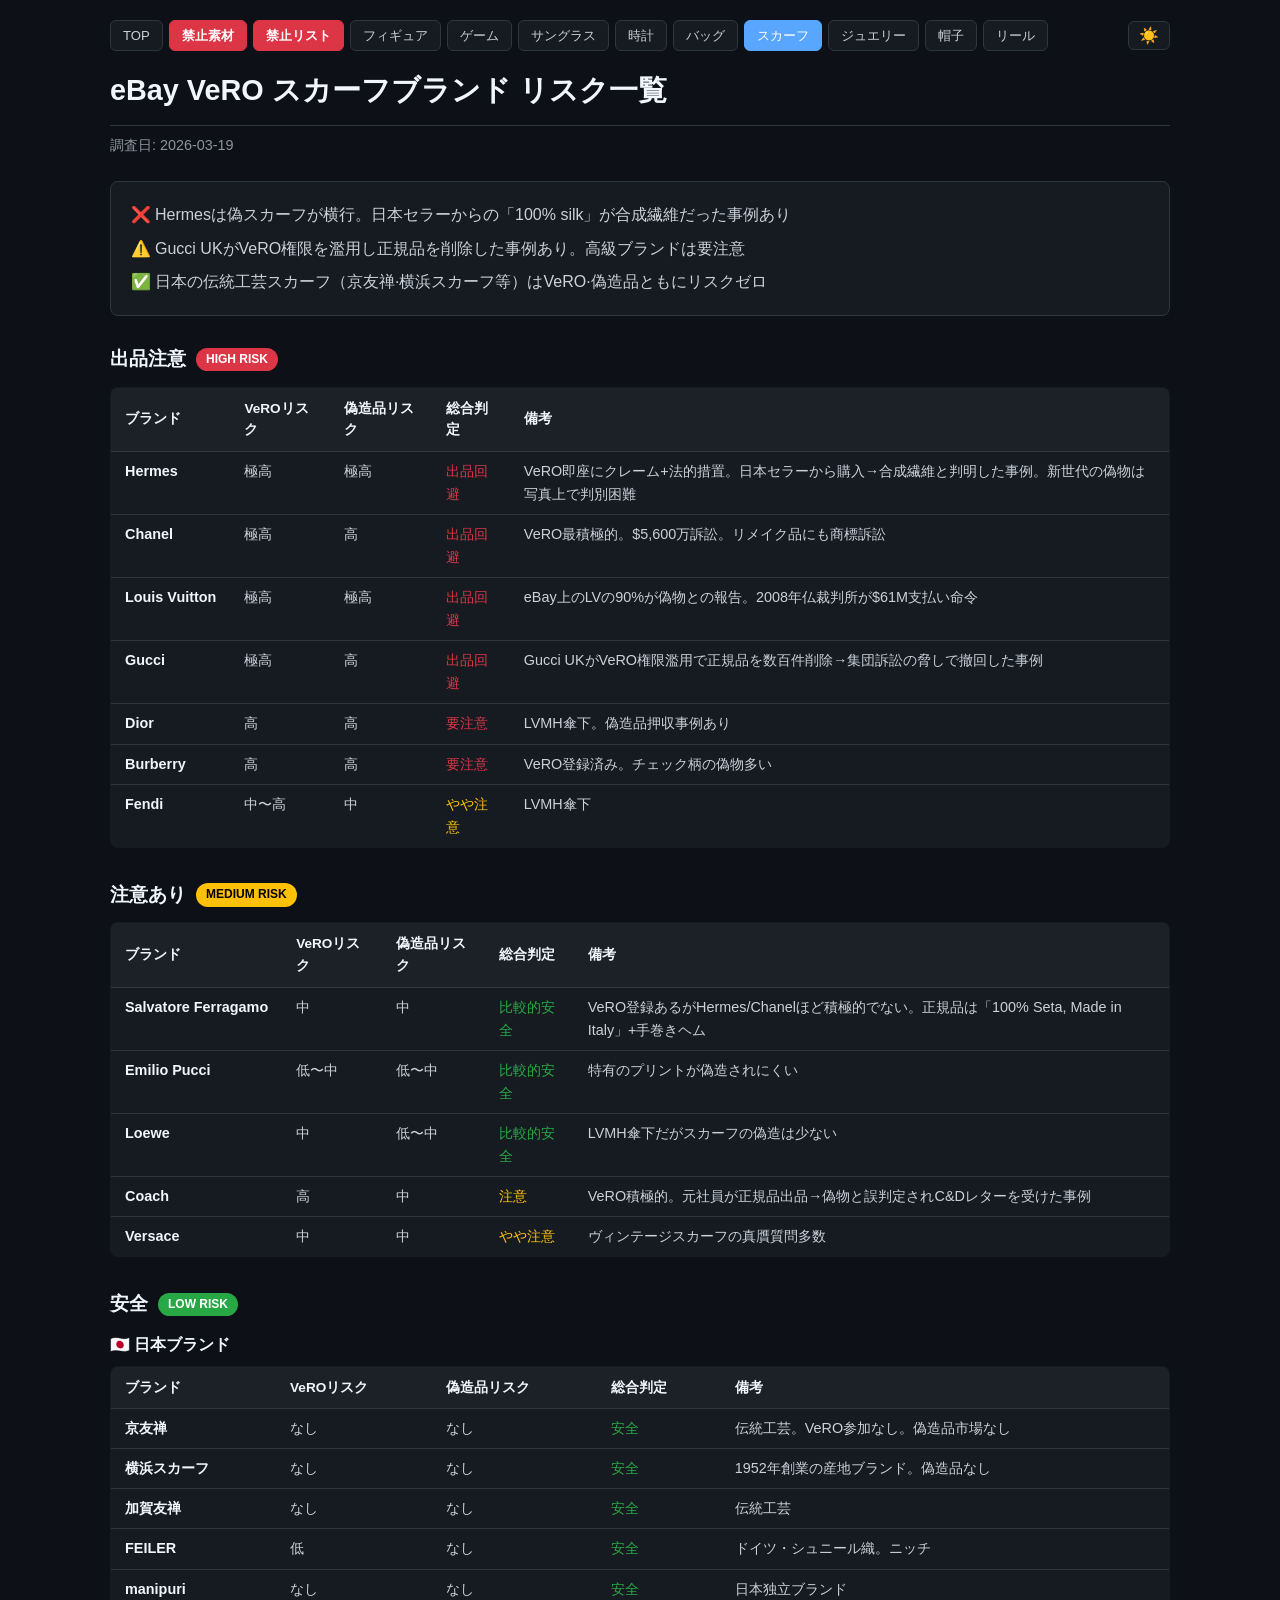
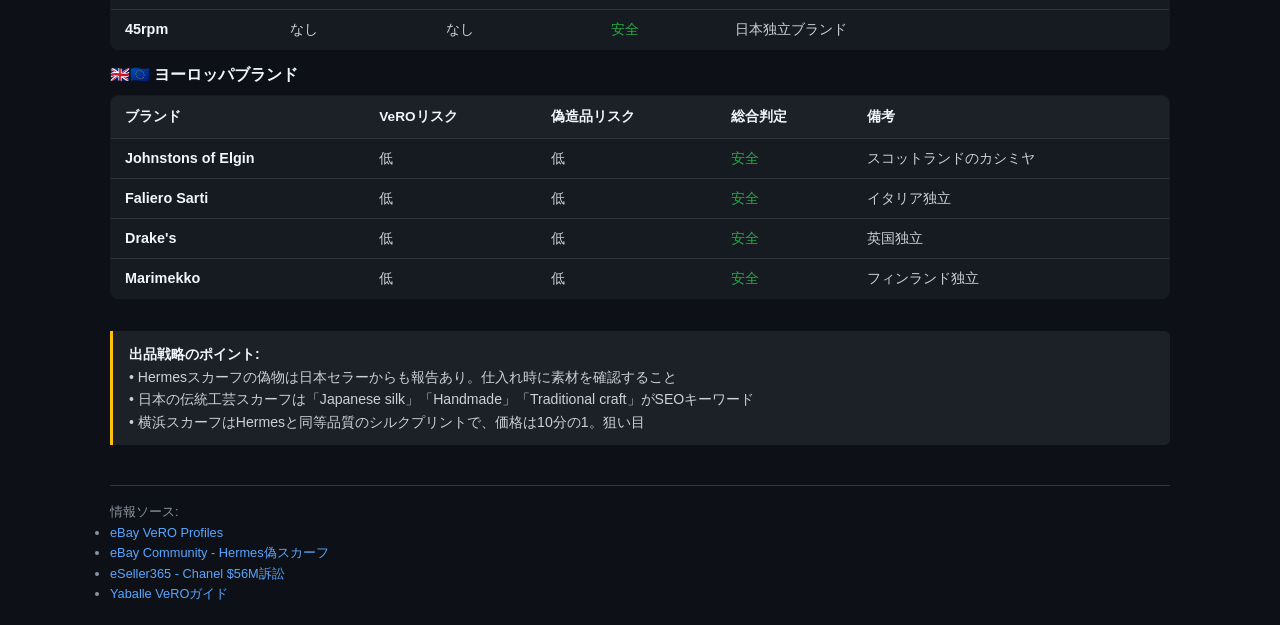
<file: scarves.html>
<!DOCTYPE html>
<html lang="ja">
<head>
<meta charset="UTF-8">
<meta name="viewport" content="width=device-width, initial-scale=1.0">
<title>eBay VeRO スカーフブランド リスク一覧</title>
<link rel="stylesheet" href="style.css">
<script src="theme.js"></script>
</head>
<body>

<div class="topbar">
  <nav>
    <a href="index.html">TOP</a>
    <a href="cites.html" class="nav-cites">禁止素材</a>
    <a href="prohibited.html" class="nav-prohibited">禁止リスト</a>
    <a href="figures.html">フィギュア</a>
    <a href="games.html">ゲーム</a>
    <a href="sunglasses.html">サングラス</a>
    <a href="watches.html">時計</a>
    <a href="bags.html">バッグ</a>
    <a href="scarves.html" class="active">スカーフ</a>
    <a href="jewelry.html">ジュエリー</a>
    <a href="hats.html">帽子</a>
    <a href="reels.html">リール</a>
  </nav>
  <button class="theme-toggle" id="themeToggle"></button>
</div>

<h1>eBay VeRO スカーフブランド リスク一覧</h1>
<p class="subtitle">調査日: 2026-03-19</p>

<div class="summary-box">
  <ul>
    <li class="danger">Hermesは偽スカーフが横行。日本セラーからの「100% silk」が合成繊維だった事例あり</li>
    <li class="warn">Gucci UKがVeRO権限を濫用し正規品を削除した事例あり。高級ブランドは要注意</li>
    <li class="safe">日本の伝統工芸スカーフ（京友禅&middot;横浜スカーフ等）はVeRO&middot;偽造品ともにリスクゼロ</li>
  </ul>
</div>

<!-- 出品注意（赤） -->
<div class="section">
  <div class="section-header">
    <h2>出品注意</h2>
    <span class="badge badge-high">HIGH RISK</span>
  </div>
  <table>
    <thead>
      <tr><th>ブランド</th><th>VeROリスク</th><th>偽造品リスク</th><th>総合判定</th><th>備考</th></tr>
    </thead>
    <tbody>
      <tr>
        <td class="brand-name">Hermes</td>
        <td>極高</td>
        <td>極高</td>
        <td style="color:var(--red)">出品回避</td>
        <td>VeRO即座にクレーム+法的措置。日本セラーから購入&rarr;合成繊維と判明した事例。新世代の偽物は写真上で判別困難</td>
      </tr>
      <tr>
        <td class="brand-name">Chanel</td>
        <td>極高</td>
        <td>高</td>
        <td style="color:var(--red)">出品回避</td>
        <td>VeRO最積極的。$5,600万訴訟。リメイク品にも商標訴訟</td>
      </tr>
      <tr>
        <td class="brand-name">Louis Vuitton</td>
        <td>極高</td>
        <td>極高</td>
        <td style="color:var(--red)">出品回避</td>
        <td>eBay上のLVの90%が偽物との報告。2008年仏裁判所が$61M支払い命令</td>
      </tr>
      <tr>
        <td class="brand-name">Gucci</td>
        <td>極高</td>
        <td>高</td>
        <td style="color:var(--red)">出品回避</td>
        <td>Gucci UKがVeRO権限濫用で正規品を数百件削除&rarr;集団訴訟の脅しで撤回した事例</td>
      </tr>
      <tr>
        <td class="brand-name">Dior</td>
        <td>高</td>
        <td>高</td>
        <td style="color:var(--red)">要注意</td>
        <td>LVMH傘下。偽造品押収事例あり</td>
      </tr>
      <tr>
        <td class="brand-name">Burberry</td>
        <td>高</td>
        <td>高</td>
        <td style="color:var(--red)">要注意</td>
        <td>VeRO登録済み。チェック柄の偽物多い</td>
      </tr>
      <tr>
        <td class="brand-name">Fendi</td>
        <td>中〜高</td>
        <td>中</td>
        <td style="color:var(--yellow)">やや注意</td>
        <td>LVMH傘下</td>
      </tr>
    </tbody>
  </table>
</div>

<!-- 注意あり（黄） -->
<div class="section">
  <div class="section-header">
    <h2>注意あり</h2>
    <span class="badge badge-mid">MEDIUM RISK</span>
  </div>
  <table>
    <thead>
      <tr><th>ブランド</th><th>VeROリスク</th><th>偽造品リスク</th><th>総合判定</th><th>備考</th></tr>
    </thead>
    <tbody>
      <tr>
        <td class="brand-name">Salvatore Ferragamo</td>
        <td>中</td>
        <td>中</td>
        <td style="color:var(--green)">比較的安全</td>
        <td>VeRO登録あるがHermes/Chanelほど積極的でない。正規品は「100% Seta, Made in Italy」+手巻きヘム</td>
      </tr>
      <tr>
        <td class="brand-name">Emilio Pucci</td>
        <td>低〜中</td>
        <td>低〜中</td>
        <td style="color:var(--green)">比較的安全</td>
        <td>特有のプリントが偽造されにくい</td>
      </tr>
      <tr>
        <td class="brand-name">Loewe</td>
        <td>中</td>
        <td>低〜中</td>
        <td style="color:var(--green)">比較的安全</td>
        <td>LVMH傘下だがスカーフの偽造は少ない</td>
      </tr>
      <tr>
        <td class="brand-name">Coach</td>
        <td>高</td>
        <td>中</td>
        <td style="color:var(--yellow)">注意</td>
        <td>VeRO積極的。元社員が正規品出品&rarr;偽物と誤判定されC&amp;Dレターを受けた事例</td>
      </tr>
      <tr>
        <td class="brand-name">Versace</td>
        <td>中</td>
        <td>中</td>
        <td style="color:var(--yellow)">やや注意</td>
        <td>ヴィンテージスカーフの真贋質問多数</td>
      </tr>
    </tbody>
  </table>
</div>

<!-- 安全（緑） -->
<div class="section">
  <div class="section-header">
    <h2>安全</h2>
    <span class="badge badge-low">LOW RISK</span>
  </div>

  <h3 style="color:var(--heading); font-size:1em; margin:12px 0 8px;">🇯🇵 日本ブランド</h3>
  <table>
    <thead>
      <tr><th>ブランド</th><th>VeROリスク</th><th>偽造品リスク</th><th>総合判定</th><th>備考</th></tr>
    </thead>
    <tbody>
      <tr>
        <td class="brand-name"><span class="flag-jp">京友禅</span></td>
        <td>なし</td>
        <td>なし</td>
        <td style="color:var(--green)">安全</td>
        <td>伝統工芸。VeRO参加なし。偽造品市場なし</td>
      </tr>
      <tr>
        <td class="brand-name"><span class="flag-jp">横浜スカーフ</span></td>
        <td>なし</td>
        <td>なし</td>
        <td style="color:var(--green)">安全</td>
        <td>1952年創業の産地ブランド。偽造品なし</td>
      </tr>
      <tr>
        <td class="brand-name"><span class="flag-jp">加賀友禅</span></td>
        <td>なし</td>
        <td>なし</td>
        <td style="color:var(--green)">安全</td>
        <td>伝統工芸</td>
      </tr>
      <tr>
        <td class="brand-name"><span class="flag-jp">FEILER</span></td>
        <td>低</td>
        <td>なし</td>
        <td style="color:var(--green)">安全</td>
        <td>ドイツ・シュニール織。ニッチ</td>
      </tr>
      <tr>
        <td class="brand-name"><span class="flag-jp">manipuri</span></td>
        <td>なし</td>
        <td>なし</td>
        <td style="color:var(--green)">安全</td>
        <td>日本独立ブランド</td>
      </tr>
      <tr>
        <td class="brand-name"><span class="flag-jp">45rpm</span></td>
        <td>なし</td>
        <td>なし</td>
        <td style="color:var(--green)">安全</td>
        <td>日本独立ブランド</td>
      </tr>
    </tbody>
  </table>

  <h3 style="color:var(--heading); font-size:1em; margin:12px 0 8px;">🇬🇧🇪🇺 ヨーロッパブランド</h3>
  <table>
    <thead>
      <tr><th>ブランド</th><th>VeROリスク</th><th>偽造品リスク</th><th>総合判定</th><th>備考</th></tr>
    </thead>
    <tbody>
      <tr>
        <td class="brand-name"><span class="flag-uk">Johnstons of Elgin</span></td>
        <td>低</td>
        <td>低</td>
        <td style="color:var(--green)">安全</td>
        <td>スコットランドのカシミヤ</td>
      </tr>
      <tr>
        <td class="brand-name">Faliero Sarti</td>
        <td>低</td>
        <td>低</td>
        <td style="color:var(--green)">安全</td>
        <td>イタリア独立</td>
      </tr>
      <tr>
        <td class="brand-name"><span class="flag-uk">Drake's</span></td>
        <td>低</td>
        <td>低</td>
        <td style="color:var(--green)">安全</td>
        <td>英国独立</td>
      </tr>
      <tr>
        <td class="brand-name">Marimekko</td>
        <td>低</td>
        <td>低</td>
        <td style="color:var(--green)">安全</td>
        <td>フィンランド独立</td>
      </tr>
    </tbody>
  </table>
</div>

<div class="note">
  <strong>出品戦略のポイント:</strong><br>
  &bull; Hermesスカーフの偽物は日本セラーからも報告あり。仕入れ時に素材を確認すること<br>
  &bull; 日本の伝統工芸スカーフは「Japanese silk」「Handmade」「Traditional craft」がSEOキーワード<br>
  &bull; 横浜スカーフはHermesと同等品質のシルクプリントで、価格は10分の1。狙い目
</div>

<footer>
  <p>情報ソース:</p>
  <ul>
    <li><a href="https://www.ebay.com/sellercenter/ebay-for-business/verified-rights-owner-program">eBay VeRO Profiles</a></li>
    <li><a href="https://community.ebay.com/t5/Fashion/quot-Authentic-Hermes-Scarves-quot/td-p/31983855">eBay Community - Hermes偽スカーフ</a></li>
    <li><a href="https://eseller365.com/chanel-files-56-million-trademark-suit-ebay-seller/">eSeller365 - Chanel $56M訴訟</a></li>
    <li><a href="https://yaballe.com/blog/guide-to-the-ebay-vero-list/">Yaballe VeROガイド</a></li>
  </ul>
</footer>

</body>
</html>
</file>
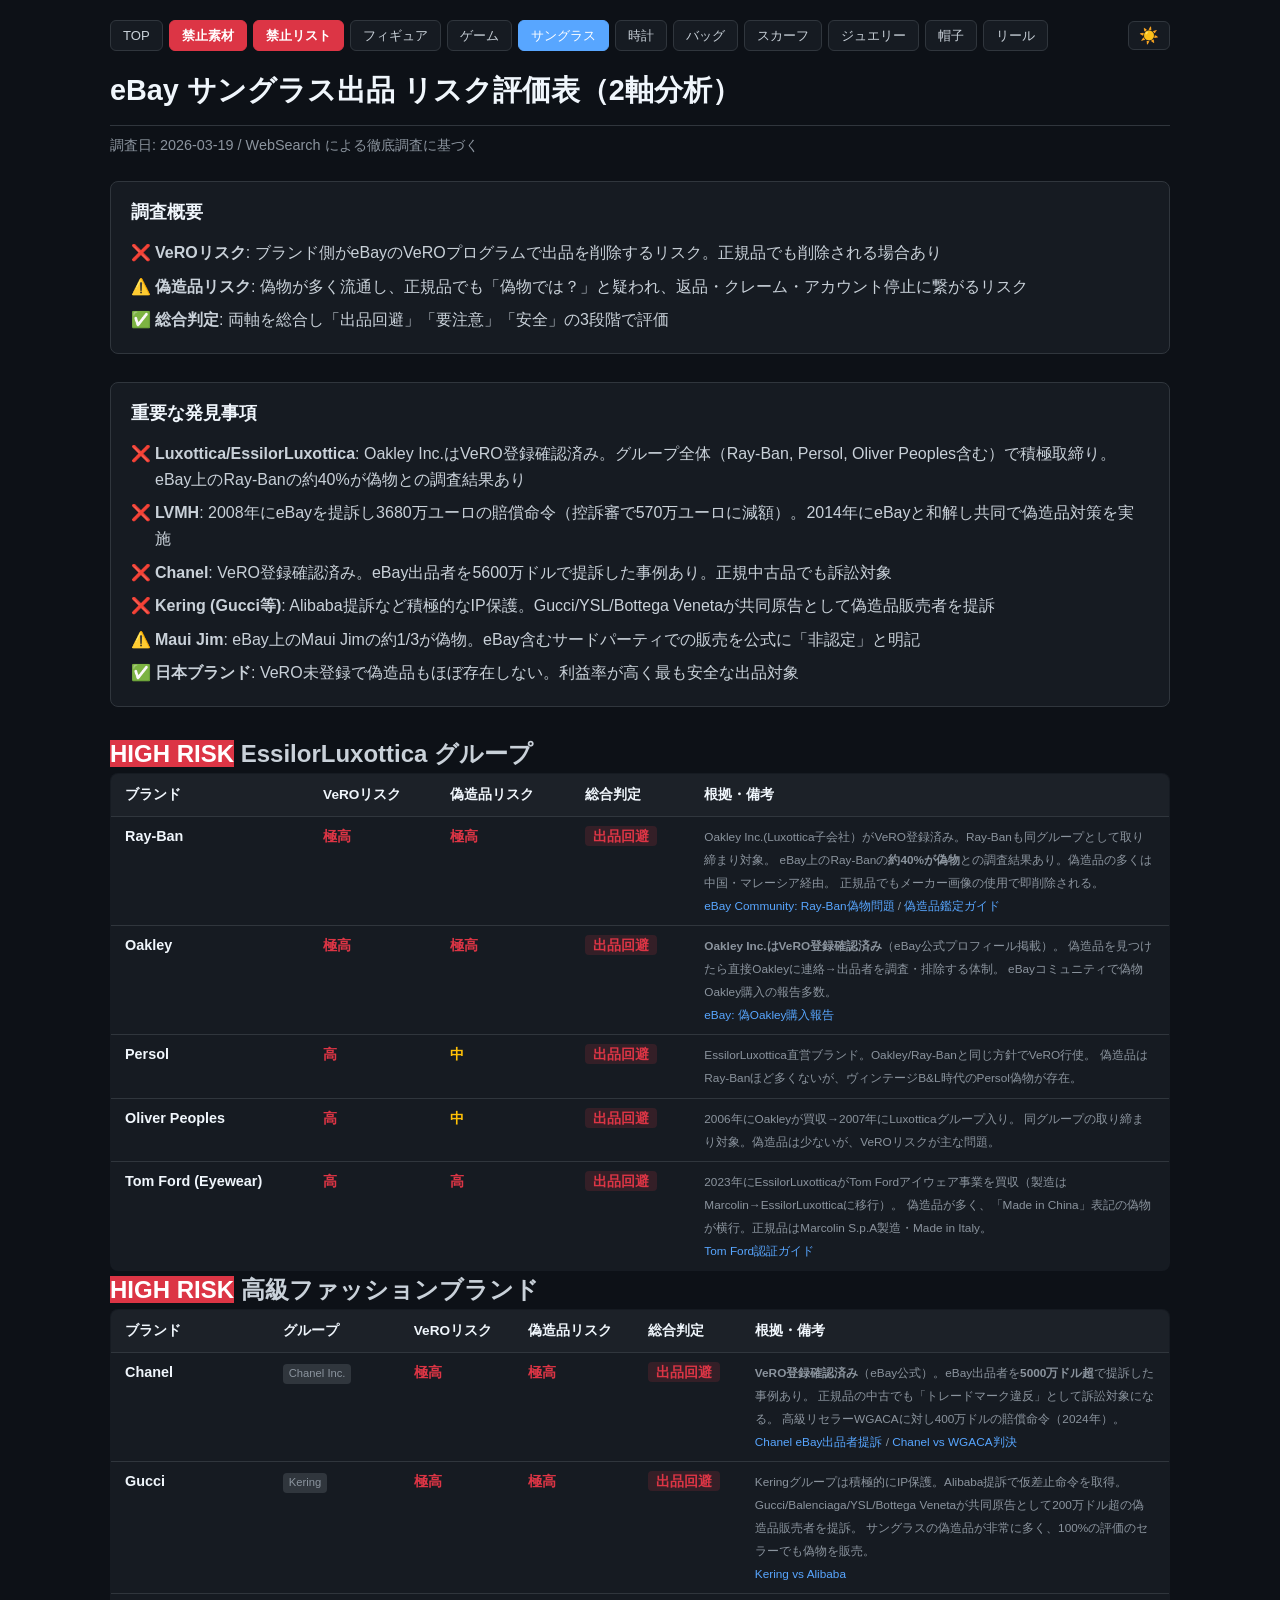
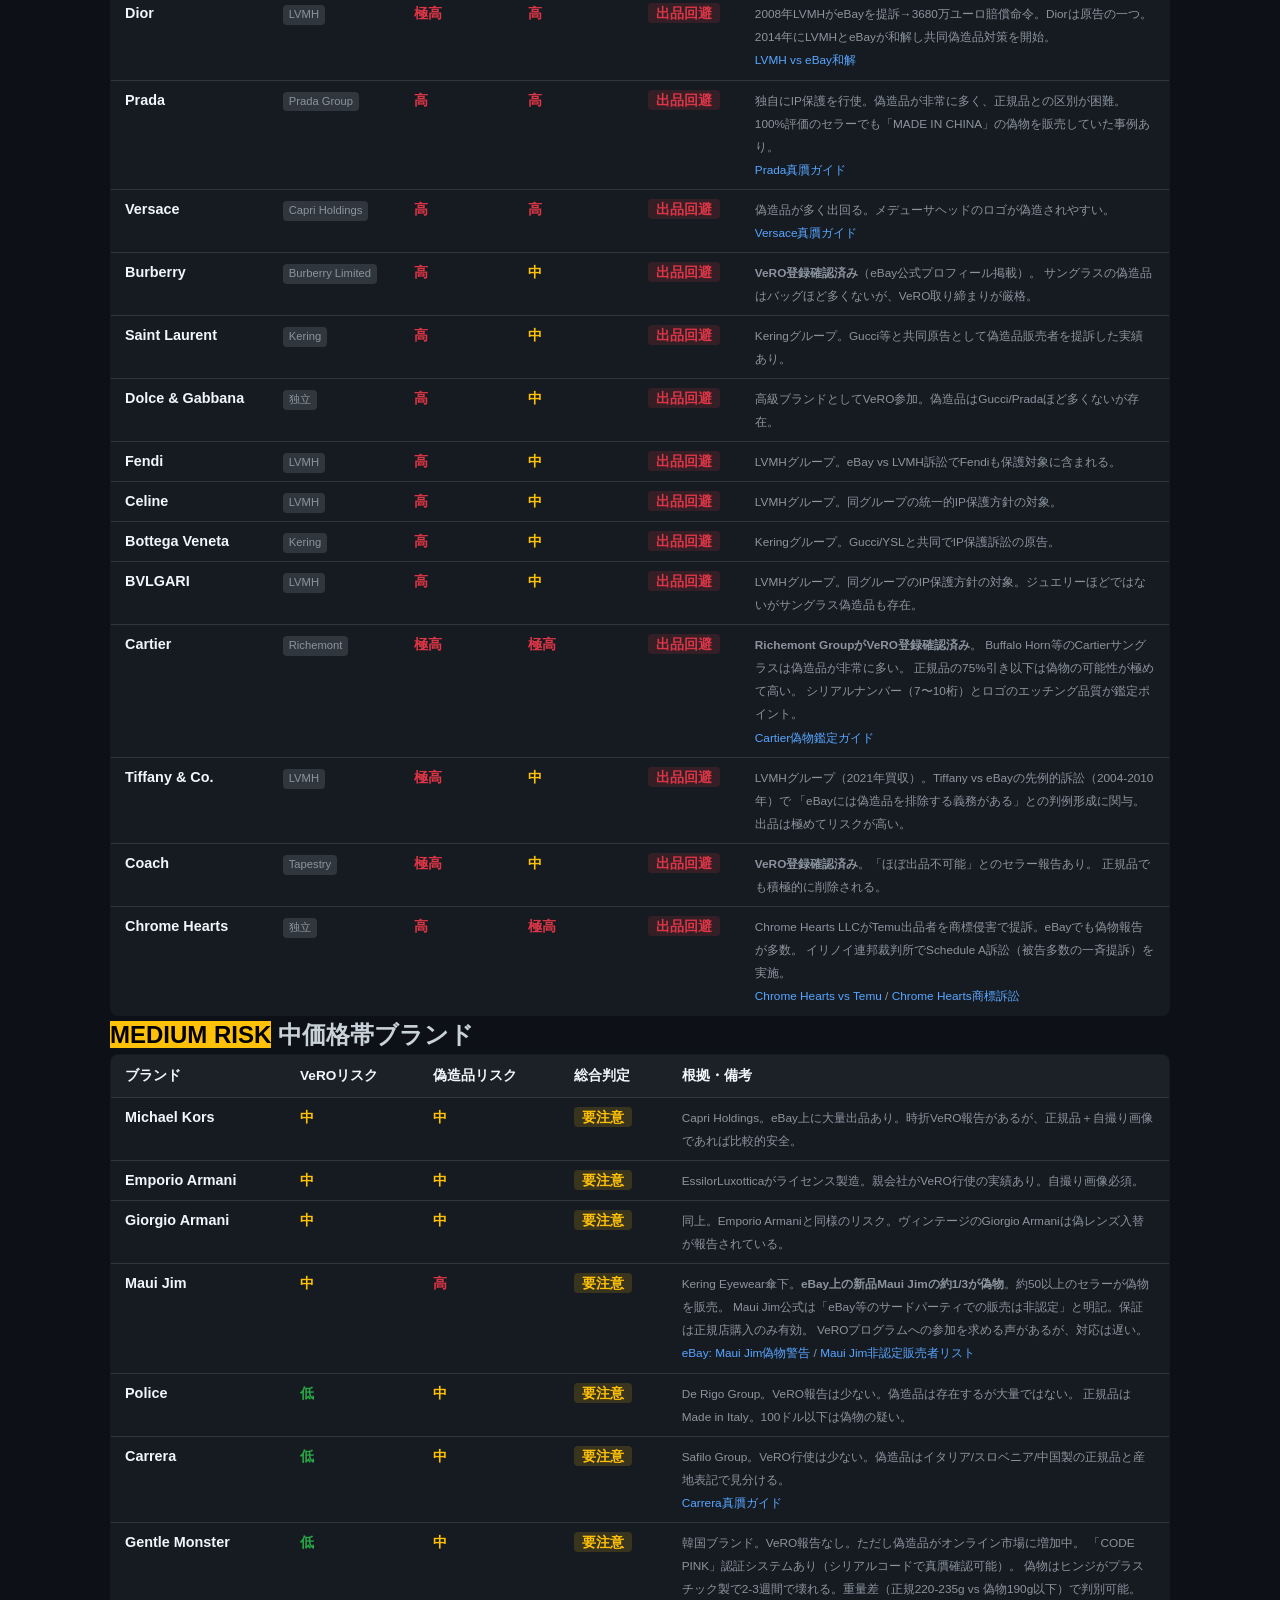
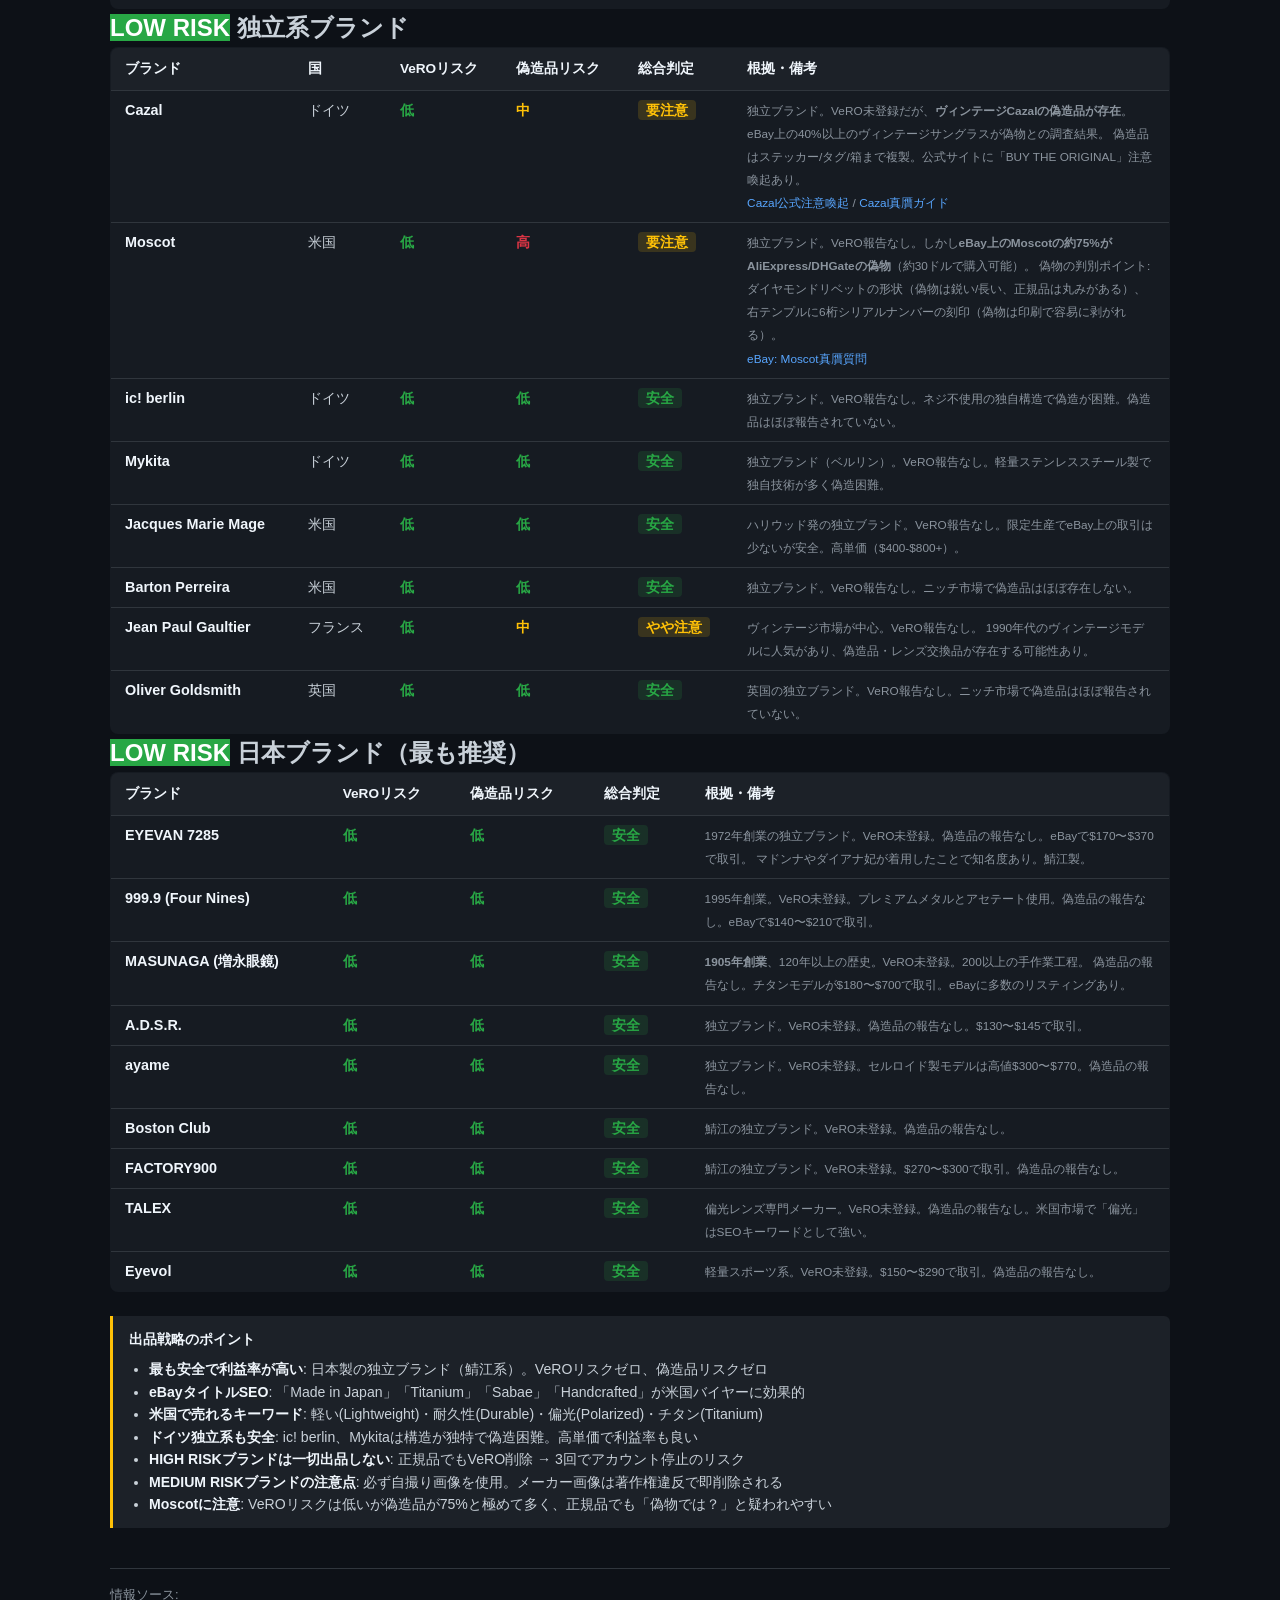
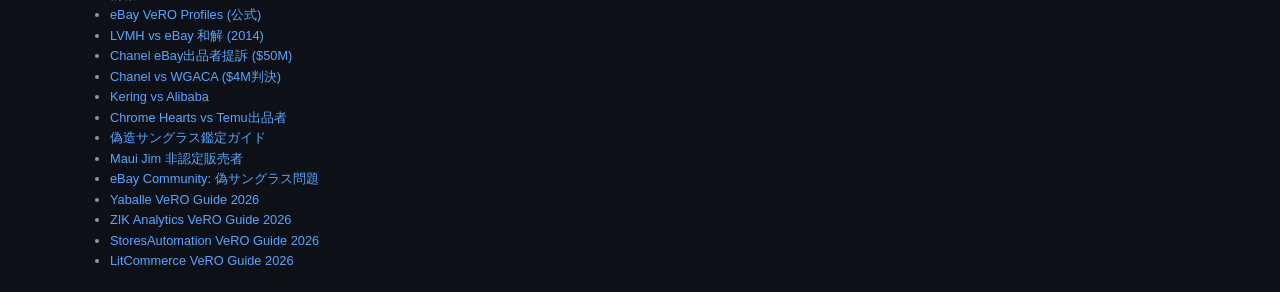
<file: sunglasses.html>
<!DOCTYPE html>
<html lang="ja">
<head>
<meta charset="UTF-8">
<meta name="viewport" content="width=device-width, initial-scale=1.0">
<title>eBay VeRO サングラスブランド リスク一覧</title>
<link rel="stylesheet" href="style.css">
<script src="theme.js"></script>
<style>
.risk-high { color: var(--red); font-weight: 700; }
.risk-mid  { color: var(--yellow); font-weight: 700; }
.risk-low  { color: var(--green); font-weight: 700; }
.verdict-stop  { background: rgba(220,53,69,0.15); color: var(--red); font-weight: 700; padding: 2px 8px; border-radius: 4px; }
.verdict-warn  { background: rgba(255,193,7,0.15); color: var(--yellow); font-weight: 700; padding: 2px 8px; border-radius: 4px; }
.verdict-go    { background: rgba(40,167,69,0.15); color: var(--green); font-weight: 700; padding: 2px 8px; border-radius: 4px; }
.evidence { font-size: 0.82em; color: var(--muted); line-height: 1.5; }
.evidence a { color: var(--link); text-decoration: none; }
.evidence a:hover { text-decoration: underline; }
td.notes-col { max-width: 400px; }
</style>
</head>
<body>

<div class="topbar">
  <nav>
    <a href="index.html">TOP</a>
    <a href="cites.html" class="nav-cites">禁止素材</a>
    <a href="prohibited.html" class="nav-prohibited">禁止リスト</a>
    <a href="figures.html">フィギュア</a>
    <a href="games.html">ゲーム</a>
    <a href="sunglasses.html" class="active">サングラス</a>
    <a href="watches.html">時計</a>
    <a href="bags.html">バッグ</a>
    <a href="scarves.html">スカーフ</a>
    <a href="jewelry.html">ジュエリー</a>
    <a href="hats.html">帽子</a>
    <a href="reels.html">リール</a>
  </nav>
  <button class="theme-toggle" id="themeToggle"></button>
</div>

<h1>eBay サングラス出品 リスク評価表（2軸分析）</h1>
<p class="subtitle">調査日: 2026-03-19 / WebSearch による徹底調査に基づく</p>

<div class="summary-box">
  <h2>調査概要</h2>
  <ul>
    <li class="danger"><strong>VeROリスク</strong>: ブランド側がeBayのVeROプログラムで出品を削除するリスク。正規品でも削除される場合あり</li>
    <li class="warn"><strong>偽造品リスク</strong>: 偽物が多く流通し、正規品でも「偽物では？」と疑われ、返品・クレーム・アカウント停止に繋がるリスク</li>
    <li class="safe"><strong>総合判定</strong>: 両軸を総合し「出品回避」「要注意」「安全」の3段階で評価</li>
  </ul>
</div>

<div class="summary-box">
  <h2>重要な発見事項</h2>
  <ul>
    <li class="danger"><strong>Luxottica/EssilorLuxottica</strong>: Oakley Inc.はVeRO登録確認済み。グループ全体（Ray-Ban, Persol, Oliver Peoples含む）で積極取締り。eBay上のRay-Banの約40%が偽物との調査結果あり</li>
    <li class="danger"><strong>LVMH</strong>: 2008年にeBayを提訴し3680万ユーロの賠償命令（控訴審で570万ユーロに減額）。2014年にeBayと和解し共同で偽造品対策を実施</li>
    <li class="danger"><strong>Chanel</strong>: VeRO登録確認済み。eBay出品者を5600万ドルで提訴した事例あり。正規中古品でも訴訟対象</li>
    <li class="danger"><strong>Kering (Gucci等)</strong>: Alibaba提訴など積極的なIP保護。Gucci/YSL/Bottega Venetaが共同原告として偽造品販売者を提訴</li>
    <li class="warn"><strong>Maui Jim</strong>: eBay上のMaui Jimの約1/3が偽物。eBay含むサードパーティでの販売を公式に「非認定」と明記</li>
    <li class="safe"><strong>日本ブランド</strong>: VeRO未登録で偽造品もほぼ存在しない。利益率が高く最も安全な出品対象</li>
  </ul>
</div>

<!-- ============================================= -->
<!-- EssilorLuxottica グループ -->
<!-- ============================================= -->
<h2><span class="badge-high">HIGH RISK</span> EssilorLuxottica グループ</h2>
<table>
  <thead>
    <tr>
      <th>ブランド</th>
      <th>VeROリスク</th>
      <th>偽造品リスク</th>
      <th>総合判定</th>
      <th>根拠・備考</th>
    </tr>
  </thead>
  <tbody>
    <tr>
      <td class="brand-name">Ray-Ban</td>
      <td class="risk-high">極高</td>
      <td class="risk-high">極高</td>
      <td><span class="verdict-stop">出品回避</span></td>
      <td class="notes-col">
        <span class="evidence">
          Oakley Inc.(Luxottica子会社）がVeRO登録済み。Ray-Banも同グループとして取り締まり対象。
          eBay上のRay-Banの<strong>約40%が偽物</strong>との調査結果あり。偽造品の多くは中国・マレーシア経由。
          正規品でもメーカー画像の使用で即削除される。
          <br><a href="https://community.ebay.com/t5/Buying/Ebay-filled-with-fake-ray-ban-s/td-p/30677422">eBay Community: Ray-Ban偽物問題</a>
          / <a href="https://www.vintagesunglassesshop.com/how_to_identify_counterfeits.html">偽造品鑑定ガイド</a>
        </span>
      </td>
    </tr>
    <tr>
      <td class="brand-name">Oakley</td>
      <td class="risk-high">極高</td>
      <td class="risk-high">極高</td>
      <td><span class="verdict-stop">出品回避</span></td>
      <td class="notes-col">
        <span class="evidence">
          <strong>Oakley Inc.はVeRO登録確認済み</strong>（eBay公式プロフィール掲載）。
          偽造品を見つけたら直接Oakleyに連絡→出品者を調査・排除する体制。
          eBayコミュニティで偽物Oakley購入の報告多数。
          <br><a href="https://community.ebay.com/t5/Shipping/Bought-fake-Oakley-Sunglasses/td-p/31071857">eBay: 偽Oakley購入報告</a>
        </span>
      </td>
    </tr>
    <tr>
      <td class="brand-name">Persol</td>
      <td class="risk-high">高</td>
      <td class="risk-mid">中</td>
      <td><span class="verdict-stop">出品回避</span></td>
      <td class="notes-col">
        <span class="evidence">
          EssilorLuxottica直営ブランド。Oakley/Ray-Banと同じ方針でVeRO行使。
          偽造品はRay-Banほど多くないが、ヴィンテージB&amp;L時代のPersol偽物が存在。
        </span>
      </td>
    </tr>
    <tr>
      <td class="brand-name">Oliver Peoples</td>
      <td class="risk-high">高</td>
      <td class="risk-mid">中</td>
      <td><span class="verdict-stop">出品回避</span></td>
      <td class="notes-col">
        <span class="evidence">
          2006年にOakleyが買収→2007年にLuxotticaグループ入り。
          同グループの取り締まり対象。偽造品は少ないが、VeROリスクが主な問題。
        </span>
      </td>
    </tr>
    <tr>
      <td class="brand-name">Tom Ford (Eyewear)</td>
      <td class="risk-high">高</td>
      <td class="risk-high">高</td>
      <td><span class="verdict-stop">出品回避</span></td>
      <td class="notes-col">
        <span class="evidence">
          2023年にEssilorLuxotticaがTom Fordアイウェア事業を買収（製造はMarcolin→EssilorLuxotticaに移行）。
          偽造品が多く、「Made in China」表記の偽物が横行。正規品はMarcolin S.p.A製造・Made in Italy。
          <br><a href="https://www.therevury.com/blogs/news/how-to-authenticate-tom-ford-sunglasses">Tom Ford認証ガイド</a>
        </span>
      </td>
    </tr>
  </tbody>
</table>

<!-- ============================================= -->
<!-- 高級ファッション -->
<!-- ============================================= -->
<h2><span class="badge-high">HIGH RISK</span> 高級ファッションブランド</h2>
<table>
  <thead>
    <tr>
      <th>ブランド</th>
      <th>グループ</th>
      <th>VeROリスク</th>
      <th>偽造品リスク</th>
      <th>総合判定</th>
      <th>根拠・備考</th>
    </tr>
  </thead>
  <tbody>
    <tr>
      <td class="brand-name">Chanel</td>
      <td><span class="group-tag">Chanel Inc.</span></td>
      <td class="risk-high">極高</td>
      <td class="risk-high">極高</td>
      <td><span class="verdict-stop">出品回避</span></td>
      <td class="notes-col">
        <span class="evidence">
          <strong>VeRO登録確認済み</strong>（eBay公式）。eBay出品者を<strong>5000万ドル超</strong>で提訴した事例あり。
          正規品の中古でも「トレードマーク違反」として訴訟対象になる。
          高級リセラーWGACAに対し400万ドルの賠償命令（2024年）。
          <br><a href="https://onlinemerchantsguild.org/chanel-sues-ebay-merchant-for-50-million/">Chanel eBay出品者提訴</a>
          / <a href="https://katten.com/chanels-legal-victory-sends-a-clear-message-authenticity-isnt-just-a-luxury-its-the-law">Chanel vs WGACA判決</a>
        </span>
      </td>
    </tr>
    <tr>
      <td class="brand-name">Gucci</td>
      <td><span class="group-tag">Kering</span></td>
      <td class="risk-high">極高</td>
      <td class="risk-high">極高</td>
      <td><span class="verdict-stop">出品回避</span></td>
      <td class="notes-col">
        <span class="evidence">
          Keringグループは積極的にIP保護。Alibaba提訴で仮差止命令を取得。
          Gucci/Balenciaga/YSL/Bottega Venetaが共同原告として200万ドル超の偽造品販売者を提訴。
          サングラスの偽造品が非常に多く、100%の評価のセラーでも偽物を販売。
          <br><a href="https://www.thefashionlaw.com/kering-scores-early-win-in-alibaba-counterfeiting-case/">Kering vs Alibaba</a>
        </span>
      </td>
    </tr>
    <tr>
      <td class="brand-name">Dior</td>
      <td><span class="group-tag">LVMH</span></td>
      <td class="risk-high">極高</td>
      <td class="risk-high">高</td>
      <td><span class="verdict-stop">出品回避</span></td>
      <td class="notes-col">
        <span class="evidence">
          2008年LVMHがeBayを提訴→3680万ユーロ賠償命令。Diorは原告の一つ。
          2014年にLVMHとeBayが和解し共同偽造品対策を開始。
          <br><a href="https://www.thedrum.com/news/2014/07/24/ebay-and-lvmh-settle-long-running-intellectual-property-dispute">LVMH vs eBay和解</a>
        </span>
      </td>
    </tr>
    <tr>
      <td class="brand-name">Prada</td>
      <td><span class="group-tag">Prada Group</span></td>
      <td class="risk-high">高</td>
      <td class="risk-high">高</td>
      <td><span class="verdict-stop">出品回避</span></td>
      <td class="notes-col">
        <span class="evidence">
          独自にIP保護を行使。偽造品が非常に多く、正規品との区別が困難。
          100%評価のセラーでも「MADE IN CHINA」の偽物を販売していた事例あり。
          <br><a href="https://legitgrails.com/blogs/prada/how-to-tell-fake-vs-real-prada-sunglasses">Prada真贋ガイド</a>
        </span>
      </td>
    </tr>
    <tr>
      <td class="brand-name">Versace</td>
      <td><span class="group-tag">Capri Holdings</span></td>
      <td class="risk-high">高</td>
      <td class="risk-high">高</td>
      <td><span class="verdict-stop">出品回避</span></td>
      <td class="notes-col">
        <span class="evidence">
          偽造品が多く出回る。メデューサヘッドのロゴが偽造されやすい。
          <br><a href="https://legitgrails.com/blogs/news/how-to-tell-fake-vs-real-versace-sunglasses">Versace真贋ガイド</a>
        </span>
      </td>
    </tr>
    <tr>
      <td class="brand-name">Burberry</td>
      <td><span class="group-tag">Burberry Limited</span></td>
      <td class="risk-high">高</td>
      <td class="risk-mid">中</td>
      <td><span class="verdict-stop">出品回避</span></td>
      <td class="notes-col">
        <span class="evidence">
          <strong>VeRO登録確認済み</strong>（eBay公式プロフィール掲載）。
          サングラスの偽造品はバッグほど多くないが、VeRO取り締まりが厳格。
        </span>
      </td>
    </tr>
    <tr>
      <td class="brand-name">Saint Laurent</td>
      <td><span class="group-tag">Kering</span></td>
      <td class="risk-high">高</td>
      <td class="risk-mid">中</td>
      <td><span class="verdict-stop">出品回避</span></td>
      <td class="notes-col">
        <span class="evidence">
          Keringグループ。Gucci等と共同原告として偽造品販売者を提訴した実績あり。
        </span>
      </td>
    </tr>
    <tr>
      <td class="brand-name">Dolce &amp; Gabbana</td>
      <td><span class="group-tag">独立</span></td>
      <td class="risk-high">高</td>
      <td class="risk-mid">中</td>
      <td><span class="verdict-stop">出品回避</span></td>
      <td class="notes-col">
        <span class="evidence">
          高級ブランドとしてVeRO参加。偽造品はGucci/Pradaほど多くないが存在。
        </span>
      </td>
    </tr>
    <tr>
      <td class="brand-name">Fendi</td>
      <td><span class="group-tag">LVMH</span></td>
      <td class="risk-high">高</td>
      <td class="risk-mid">中</td>
      <td><span class="verdict-stop">出品回避</span></td>
      <td class="notes-col">
        <span class="evidence">
          LVMHグループ。eBay vs LVMH訴訟でFendiも保護対象に含まれる。
        </span>
      </td>
    </tr>
    <tr>
      <td class="brand-name">Celine</td>
      <td><span class="group-tag">LVMH</span></td>
      <td class="risk-high">高</td>
      <td class="risk-mid">中</td>
      <td><span class="verdict-stop">出品回避</span></td>
      <td class="notes-col">
        <span class="evidence">
          LVMHグループ。同グループの統一的IP保護方針の対象。
        </span>
      </td>
    </tr>
    <tr>
      <td class="brand-name">Bottega Veneta</td>
      <td><span class="group-tag">Kering</span></td>
      <td class="risk-high">高</td>
      <td class="risk-mid">中</td>
      <td><span class="verdict-stop">出品回避</span></td>
      <td class="notes-col">
        <span class="evidence">
          Keringグループ。Gucci/YSLと共同でIP保護訴訟の原告。
        </span>
      </td>
    </tr>
    <tr>
      <td class="brand-name">BVLGARI</td>
      <td><span class="group-tag">LVMH</span></td>
      <td class="risk-high">高</td>
      <td class="risk-mid">中</td>
      <td><span class="verdict-stop">出品回避</span></td>
      <td class="notes-col">
        <span class="evidence">
          LVMHグループ。同グループのIP保護方針の対象。ジュエリーほどではないがサングラス偽造品も存在。
        </span>
      </td>
    </tr>
    <tr>
      <td class="brand-name">Cartier</td>
      <td><span class="group-tag">Richemont</span></td>
      <td class="risk-high">極高</td>
      <td class="risk-high">極高</td>
      <td><span class="verdict-stop">出品回避</span></td>
      <td class="notes-col">
        <span class="evidence">
          <strong>Richemont GroupがVeRO登録確認済み</strong>。
          Buffalo Horn等のCartierサングラスは偽造品が非常に多い。
          正規品の75%引き以下は偽物の可能性が極めて高い。
          シリアルナンバー（7〜10桁）とロゴのエッチング品質が鑑定ポイント。
          <br><a href="https://eyeons.com/frametrends/how-to-spot-fake-cartier-glasses">Cartier偽物鑑定ガイド</a>
        </span>
      </td>
    </tr>
    <tr>
      <td class="brand-name">Tiffany &amp; Co.</td>
      <td><span class="group-tag">LVMH</span></td>
      <td class="risk-high">極高</td>
      <td class="risk-mid">中</td>
      <td><span class="verdict-stop">出品回避</span></td>
      <td class="notes-col">
        <span class="evidence">
          LVMHグループ（2021年買収）。Tiffany vs eBayの先例的訴訟（2004-2010年）で
          「eBayには偽造品を排除する義務がある」との判例形成に関与。出品は極めてリスクが高い。
        </span>
      </td>
    </tr>
    <tr>
      <td class="brand-name">Coach</td>
      <td><span class="group-tag">Tapestry</span></td>
      <td class="risk-high">極高</td>
      <td class="risk-mid">中</td>
      <td><span class="verdict-stop">出品回避</span></td>
      <td class="notes-col">
        <span class="evidence">
          <strong>VeRO登録確認済み</strong>。「ほぼ出品不可能」とのセラー報告あり。
          正規品でも積極的に削除される。
        </span>
      </td>
    </tr>
    <tr>
      <td class="brand-name">Chrome Hearts</td>
      <td><span class="group-tag">独立</span></td>
      <td class="risk-high">高</td>
      <td class="risk-high">極高</td>
      <td><span class="verdict-stop">出品回避</span></td>
      <td class="notes-col">
        <span class="evidence">
          Chrome Hearts LLCがTemu出品者を商標侵害で提訴。eBayでも偽物報告が多数。
          イリノイ連邦裁判所でSchedule A訴訟（被告多数の一斉提訴）を実施。
          <br><a href="https://vernonproper.com/chrome-hearts-goes-after-temu-sellers-in-trademark-lawsuits/">Chrome Hearts vs Temu</a>
          / <a href="https://stockmanporopat.com/chrome-hearts-trademark-infringement-action/">Chrome Hearts商標訴訟</a>
        </span>
      </td>
    </tr>
  </tbody>
</table>

<!-- ============================================= -->
<!-- 中価格帯 -->
<!-- ============================================= -->
<h2><span class="badge-mid">MEDIUM RISK</span> 中価格帯ブランド</h2>
<table>
  <thead>
    <tr>
      <th>ブランド</th>
      <th>VeROリスク</th>
      <th>偽造品リスク</th>
      <th>総合判定</th>
      <th>根拠・備考</th>
    </tr>
  </thead>
  <tbody>
    <tr>
      <td class="brand-name">Michael Kors</td>
      <td class="risk-mid">中</td>
      <td class="risk-mid">中</td>
      <td><span class="verdict-warn">要注意</span></td>
      <td class="notes-col">
        <span class="evidence">
          Capri Holdings。eBay上に大量出品あり。時折VeRO報告があるが、正規品＋自撮り画像であれば比較的安全。
        </span>
      </td>
    </tr>
    <tr>
      <td class="brand-name">Emporio Armani</td>
      <td class="risk-mid">中</td>
      <td class="risk-mid">中</td>
      <td><span class="verdict-warn">要注意</span></td>
      <td class="notes-col">
        <span class="evidence">
          EssilorLuxotticaがライセンス製造。親会社がVeRO行使の実績あり。自撮り画像必須。
        </span>
      </td>
    </tr>
    <tr>
      <td class="brand-name">Giorgio Armani</td>
      <td class="risk-mid">中</td>
      <td class="risk-mid">中</td>
      <td><span class="verdict-warn">要注意</span></td>
      <td class="notes-col">
        <span class="evidence">
          同上。Emporio Armaniと同様のリスク。ヴィンテージのGiorgio Armaniは偽レンズ入替が報告されている。
        </span>
      </td>
    </tr>
    <tr>
      <td class="brand-name">Maui Jim</td>
      <td class="risk-mid">中</td>
      <td class="risk-high">高</td>
      <td><span class="verdict-warn">要注意</span></td>
      <td class="notes-col">
        <span class="evidence">
          Kering Eyewear傘下。<strong>eBay上の新品Maui Jimの約1/3が偽物</strong>。約50以上のセラーが偽物を販売。
          Maui Jim公式は「eBay等のサードパーティでの販売は非認定」と明記。保証は正規店購入のみ有効。
          VeROプログラムへの参加を求める声があるが、対応は遅い。
          <br><a href="https://community.ebay.com/t5/Buying/Watch-for-fake-Maui-Jim-s-on-eBay/td-p/28943386">eBay: Maui Jim偽物警告</a>
          / <a href="https://www.mauijim.com/US/en_US/unauthorized-sellers">Maui Jim非認定販売者リスト</a>
        </span>
      </td>
    </tr>
    <tr>
      <td class="brand-name">Police</td>
      <td class="risk-low">低</td>
      <td class="risk-mid">中</td>
      <td><span class="verdict-warn">要注意</span></td>
      <td class="notes-col">
        <span class="evidence">
          De Rigo Group。VeRO報告は少ない。偽造品は存在するが大量ではない。
          正規品はMade in Italy。100ドル以下は偽物の疑い。
        </span>
      </td>
    </tr>
    <tr>
      <td class="brand-name">Carrera</td>
      <td class="risk-low">低</td>
      <td class="risk-mid">中</td>
      <td><span class="verdict-warn">要注意</span></td>
      <td class="notes-col">
        <span class="evidence">
          Safilo Group。VeRO行使は少ない。偽造品はイタリア/スロベニア/中国製の正規品と産地表記で見分ける。
          <br><a href="http://ispotfake.com/fashion/how-to-spot-fake-carrera-sunglasses-recognize-counterfeit-and-buy-genuine-carrera-eyewear/">Carrera真贋ガイド</a>
        </span>
      </td>
    </tr>
    <tr>
      <td class="brand-name">Gentle Monster</td>
      <td class="risk-low">低</td>
      <td class="risk-mid">中</td>
      <td><span class="verdict-warn">要注意</span></td>
      <td class="notes-col">
        <span class="evidence">
          韓国ブランド。VeRO報告なし。ただし偽造品がオンライン市場に増加中。
          「CODE PINK」認証システムあり（シリアルコードで真贋確認可能）。
          偽物はヒンジがプラスチック製で2-3週間で壊れる。重量差（正規220-235g vs 偽物190g以下）で判別可能。
        </span>
      </td>
    </tr>
  </tbody>
</table>

<!-- ============================================= -->
<!-- 独立系 -->
<!-- ============================================= -->
<h2><span class="badge-low">LOW RISK</span> 独立系ブランド</h2>
<table>
  <thead>
    <tr>
      <th>ブランド</th>
      <th>国</th>
      <th>VeROリスク</th>
      <th>偽造品リスク</th>
      <th>総合判定</th>
      <th>根拠・備考</th>
    </tr>
  </thead>
  <tbody>
    <tr>
      <td class="brand-name">Cazal</td>
      <td>ドイツ</td>
      <td class="risk-low">低</td>
      <td class="risk-mid">中</td>
      <td><span class="verdict-warn">要注意</span></td>
      <td class="notes-col">
        <span class="evidence">
          独立ブランド。VeRO未登録だが、<strong>ヴィンテージCazalの偽造品が存在</strong>。
          eBay上の40%以上のヴィンテージサングラスが偽物との調査結果。
          偽造品はステッカー/タグ/箱まで複製。公式サイトに「BUY THE ORIGINAL」注意喚起あり。
          <br><a href="https://www.cazal-eyewear.com/en/pages/buy-the-original">Cazal公式注意喚起</a>
          / <a href="https://www.opticabassol.com/en/blogs/news/recognize-genuine-cazal-glasses">Cazal真贋ガイド</a>
        </span>
      </td>
    </tr>
    <tr>
      <td class="brand-name">Moscot</td>
      <td>米国</td>
      <td class="risk-low">低</td>
      <td class="risk-high">高</td>
      <td><span class="verdict-warn">要注意</span></td>
      <td class="notes-col">
        <span class="evidence">
          独立ブランド。VeRO報告なし。しかし<strong>eBay上のMoscotの約75%がAliExpress/DHGateの偽物</strong>（約30ドルで購入可能）。
          偽物の判別ポイント: ダイヤモンドリベットの形状（偽物は鋭い/長い、正規品は丸みがある）、
          右テンプルに6桁シリアルナンバーの刻印（偽物は印刷で容易に剥がれる）。
          <br><a href="https://community.ebay.com/t5/Fashion/Moscot-Lemtosh-real-fake/td-p/33906649">eBay: Moscot真贋質問</a>
        </span>
      </td>
    </tr>
    <tr>
      <td class="brand-name">ic! berlin</td>
      <td>ドイツ</td>
      <td class="risk-low">低</td>
      <td class="risk-low">低</td>
      <td><span class="verdict-go">安全</span></td>
      <td class="notes-col">
        <span class="evidence">
          独立ブランド。VeRO報告なし。ネジ不使用の独自構造で偽造が困難。偽造品はほぼ報告されていない。
        </span>
      </td>
    </tr>
    <tr>
      <td class="brand-name">Mykita</td>
      <td>ドイツ</td>
      <td class="risk-low">低</td>
      <td class="risk-low">低</td>
      <td><span class="verdict-go">安全</span></td>
      <td class="notes-col">
        <span class="evidence">
          独立ブランド（ベルリン）。VeRO報告なし。軽量ステンレススチール製で独自技術が多く偽造困難。
        </span>
      </td>
    </tr>
    <tr>
      <td class="brand-name">Jacques Marie Mage</td>
      <td>米国</td>
      <td class="risk-low">低</td>
      <td class="risk-low">低</td>
      <td><span class="verdict-go">安全</span></td>
      <td class="notes-col">
        <span class="evidence">
          ハリウッド発の独立ブランド。VeRO報告なし。限定生産でeBay上の取引は少ないが安全。高単価（$400-$800+）。
        </span>
      </td>
    </tr>
    <tr>
      <td class="brand-name">Barton Perreira</td>
      <td>米国</td>
      <td class="risk-low">低</td>
      <td class="risk-low">低</td>
      <td><span class="verdict-go">安全</span></td>
      <td class="notes-col">
        <span class="evidence">
          独立ブランド。VeRO報告なし。ニッチ市場で偽造品はほぼ存在しない。
        </span>
      </td>
    </tr>
    <tr>
      <td class="brand-name">Jean Paul Gaultier</td>
      <td>フランス</td>
      <td class="risk-low">低</td>
      <td class="risk-mid">中</td>
      <td><span class="verdict-warn">やや注意</span></td>
      <td class="notes-col">
        <span class="evidence">
          ヴィンテージ市場が中心。VeRO報告なし。
          1990年代のヴィンテージモデルに人気があり、偽造品・レンズ交換品が存在する可能性あり。
        </span>
      </td>
    </tr>
    <tr>
      <td class="brand-name">Oliver Goldsmith</td>
      <td>英国</td>
      <td class="risk-low">低</td>
      <td class="risk-low">低</td>
      <td><span class="verdict-go">安全</span></td>
      <td class="notes-col">
        <span class="evidence">
          英国の独立ブランド。VeRO報告なし。ニッチ市場で偽造品はほぼ報告されていない。
        </span>
      </td>
    </tr>
  </tbody>
</table>

<!-- ============================================= -->
<!-- 日本ブランド -->
<!-- ============================================= -->
<h2><span class="badge-low">LOW RISK</span> 日本ブランド（最も推奨）</h2>
<table>
  <thead>
    <tr>
      <th>ブランド</th>
      <th>VeROリスク</th>
      <th>偽造品リスク</th>
      <th>総合判定</th>
      <th>根拠・備考</th>
    </tr>
  </thead>
  <tbody>
    <tr>
      <td class="brand-name">EYEVAN 7285</td>
      <td class="risk-low">低</td>
      <td class="risk-low">低</td>
      <td><span class="verdict-go">安全</span></td>
      <td class="notes-col">
        <span class="evidence">
          1972年創業の独立ブランド。VeRO未登録。偽造品の報告なし。eBayで$170〜$370で取引。
          マドンナやダイアナ妃が着用したことで知名度あり。鯖江製。
        </span>
      </td>
    </tr>
    <tr>
      <td class="brand-name">999.9 (Four Nines)</td>
      <td class="risk-low">低</td>
      <td class="risk-low">低</td>
      <td><span class="verdict-go">安全</span></td>
      <td class="notes-col">
        <span class="evidence">
          1995年創業。VeRO未登録。プレミアムメタルとアセテート使用。偽造品の報告なし。eBayで$140〜$210で取引。
        </span>
      </td>
    </tr>
    <tr>
      <td class="brand-name">MASUNAGA (増永眼鏡)</td>
      <td class="risk-low">低</td>
      <td class="risk-low">低</td>
      <td><span class="verdict-go">安全</span></td>
      <td class="notes-col">
        <span class="evidence">
          <strong>1905年創業</strong>、120年以上の歴史。VeRO未登録。200以上の手作業工程。
          偽造品の報告なし。チタンモデルが$180〜$700で取引。eBayに多数のリスティングあり。
        </span>
      </td>
    </tr>
    <tr>
      <td class="brand-name">A.D.S.R.</td>
      <td class="risk-low">低</td>
      <td class="risk-low">低</td>
      <td><span class="verdict-go">安全</span></td>
      <td class="notes-col">
        <span class="evidence">
          独立ブランド。VeRO未登録。偽造品の報告なし。$130〜$145で取引。
        </span>
      </td>
    </tr>
    <tr>
      <td class="brand-name">ayame</td>
      <td class="risk-low">低</td>
      <td class="risk-low">低</td>
      <td><span class="verdict-go">安全</span></td>
      <td class="notes-col">
        <span class="evidence">
          独立ブランド。VeRO未登録。セルロイド製モデルは高値$300〜$770。偽造品の報告なし。
        </span>
      </td>
    </tr>
    <tr>
      <td class="brand-name">Boston Club</td>
      <td class="risk-low">低</td>
      <td class="risk-low">低</td>
      <td><span class="verdict-go">安全</span></td>
      <td class="notes-col">
        <span class="evidence">
          鯖江の独立ブランド。VeRO未登録。偽造品の報告なし。
        </span>
      </td>
    </tr>
    <tr>
      <td class="brand-name">FACTORY900</td>
      <td class="risk-low">低</td>
      <td class="risk-low">低</td>
      <td><span class="verdict-go">安全</span></td>
      <td class="notes-col">
        <span class="evidence">
          鯖江の独立ブランド。VeRO未登録。$270〜$300で取引。偽造品の報告なし。
        </span>
      </td>
    </tr>
    <tr>
      <td class="brand-name">TALEX</td>
      <td class="risk-low">低</td>
      <td class="risk-low">低</td>
      <td><span class="verdict-go">安全</span></td>
      <td class="notes-col">
        <span class="evidence">
          偏光レンズ専門メーカー。VeRO未登録。偽造品の報告なし。米国市場で「偏光」はSEOキーワードとして強い。
        </span>
      </td>
    </tr>
    <tr>
      <td class="brand-name">Eyevol</td>
      <td class="risk-low">低</td>
      <td class="risk-low">低</td>
      <td><span class="verdict-go">安全</span></td>
      <td class="notes-col">
        <span class="evidence">
          軽量スポーツ系。VeRO未登録。$150〜$290で取引。偽造品の報告なし。
        </span>
      </td>
    </tr>
  </tbody>
</table>

<!-- ============================================= -->
<!-- 出品戦略 -->
<!-- ============================================= -->
<div class="note">
  <strong>出品戦略のポイント</strong><br>
  <ul style="margin-top:8px; padding-left:20px; list-style:disc;">
    <li><strong>最も安全で利益率が高い</strong>: 日本製の独立ブランド（鯖江系）。VeROリスクゼロ、偽造品リスクゼロ</li>
    <li><strong>eBayタイトルSEO</strong>: 「Made in Japan」「Titanium」「Sabae」「Handcrafted」が米国バイヤーに効果的</li>
    <li><strong>米国で売れるキーワード</strong>: 軽い(Lightweight)・耐久性(Durable)・偏光(Polarized)・チタン(Titanium)</li>
    <li><strong>ドイツ独立系も安全</strong>: ic! berlin、Mykitaは構造が独特で偽造困難。高単価で利益率も良い</li>
    <li><strong>HIGH RISKブランドは一切出品しない</strong>: 正規品でもVeRO削除 → 3回でアカウント停止のリスク</li>
    <li><strong>MEDIUM RISKブランドの注意点</strong>: 必ず自撮り画像を使用。メーカー画像は著作権違反で即削除される</li>
    <li><strong>Moscotに注意</strong>: VeROリスクは低いが偽造品が75%と極めて多く、正規品でも「偽物では？」と疑われやすい</li>
  </ul>
</div>

<footer>
  <p>情報ソース:</p>
  <ul>
    <li><a href="https://www.ebay.com/sellercenter/ebay-for-business/verified-rights-owner-program">eBay VeRO Profiles (公式)</a></li>
    <li><a href="https://www.thedrum.com/news/2014/07/24/ebay-and-lvmh-settle-long-running-intellectual-property-dispute">LVMH vs eBay 和解 (2014)</a></li>
    <li><a href="https://onlinemerchantsguild.org/chanel-sues-ebay-merchant-for-50-million/">Chanel eBay出品者提訴 ($50M)</a></li>
    <li><a href="https://katten.com/chanels-legal-victory-sends-a-clear-message-authenticity-isnt-just-a-luxury-its-the-law">Chanel vs WGACA ($4M判決)</a></li>
    <li><a href="https://www.thefashionlaw.com/kering-scores-early-win-in-alibaba-counterfeiting-case/">Kering vs Alibaba</a></li>
    <li><a href="https://vernonproper.com/chrome-hearts-goes-after-temu-sellers-in-trademark-lawsuits/">Chrome Hearts vs Temu出品者</a></li>
    <li><a href="https://www.vintagesunglassesshop.com/how_to_identify_counterfeits.html">偽造サングラス鑑定ガイド</a></li>
    <li><a href="https://www.mauijim.com/US/en_US/unauthorized-sellers">Maui Jim 非認定販売者</a></li>
    <li><a href="https://community.ebay.com/t5/Selling/So-many-fake-sunglasses-Why-won-t-ebay-remove-them/td-p/28949766">eBay Community: 偽サングラス問題</a></li>
    <li><a href="https://yaballe.com/blog/guide-to-the-ebay-vero-list/">Yaballe VeRO Guide 2026</a></li>
    <li><a href="https://www.zikanalytics.com/blog/ebay-vero/">ZIK Analytics VeRO Guide 2026</a></li>
    <li><a href="https://storesautomation.com/ebay-vero-program/">StoresAutomation VeRO Guide 2026</a></li>
    <li><a href="https://litcommerce.com/blog/ebay-vero-program-explained/">LitCommerce VeRO Guide 2026</a></li>
  </ul>
</footer>

</body>
</html>
</file>
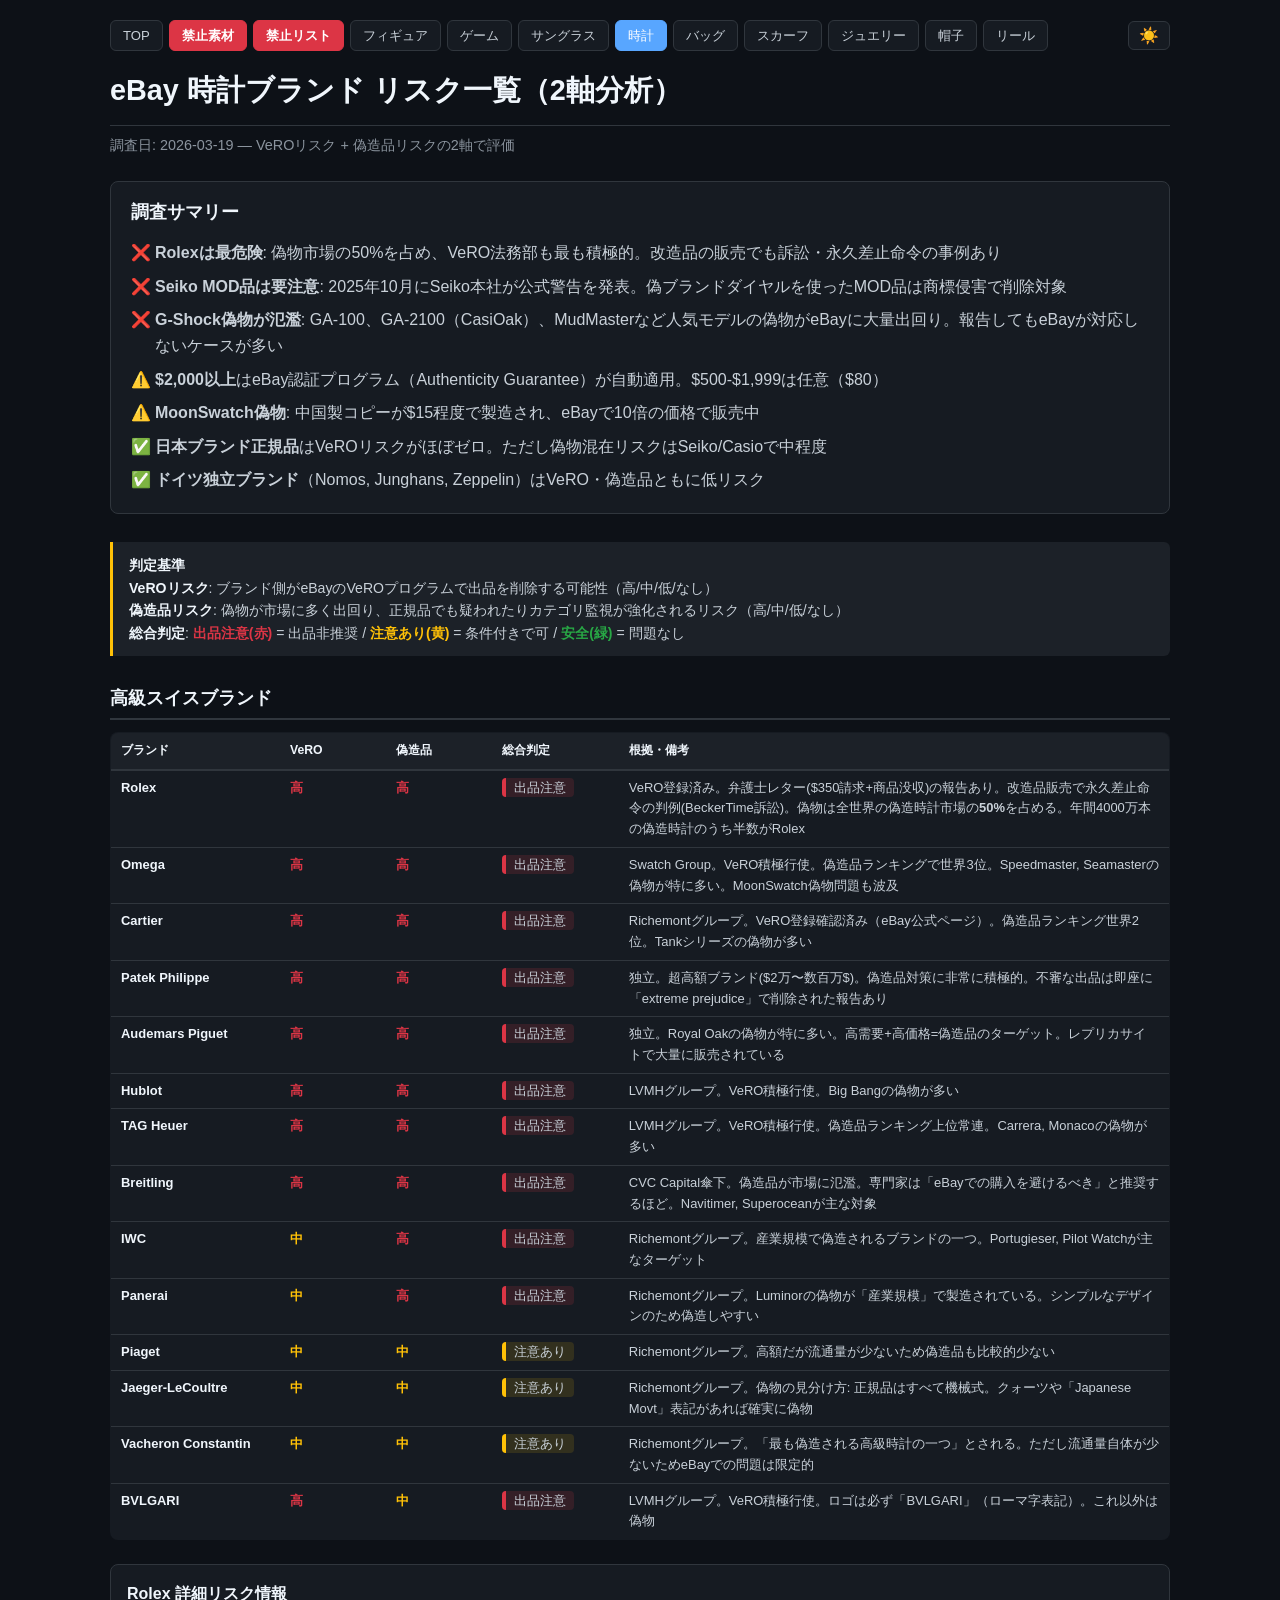
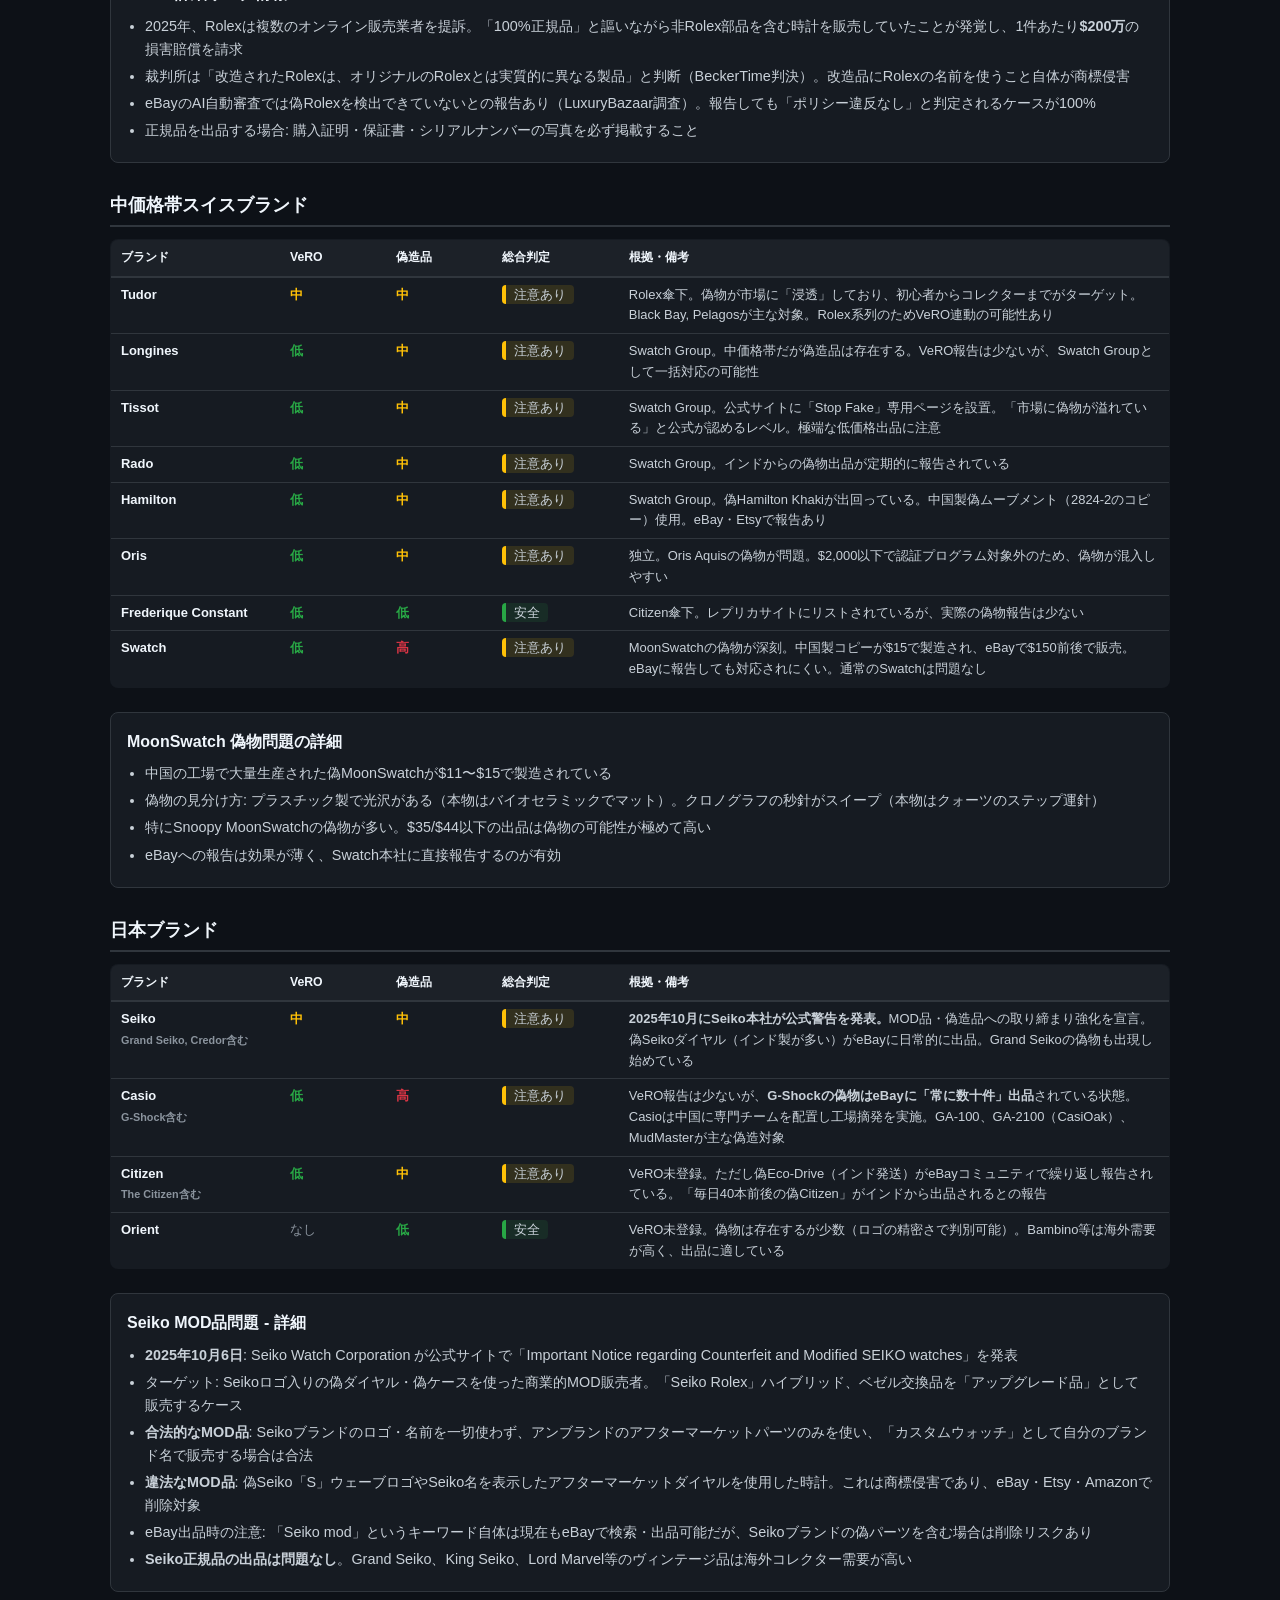
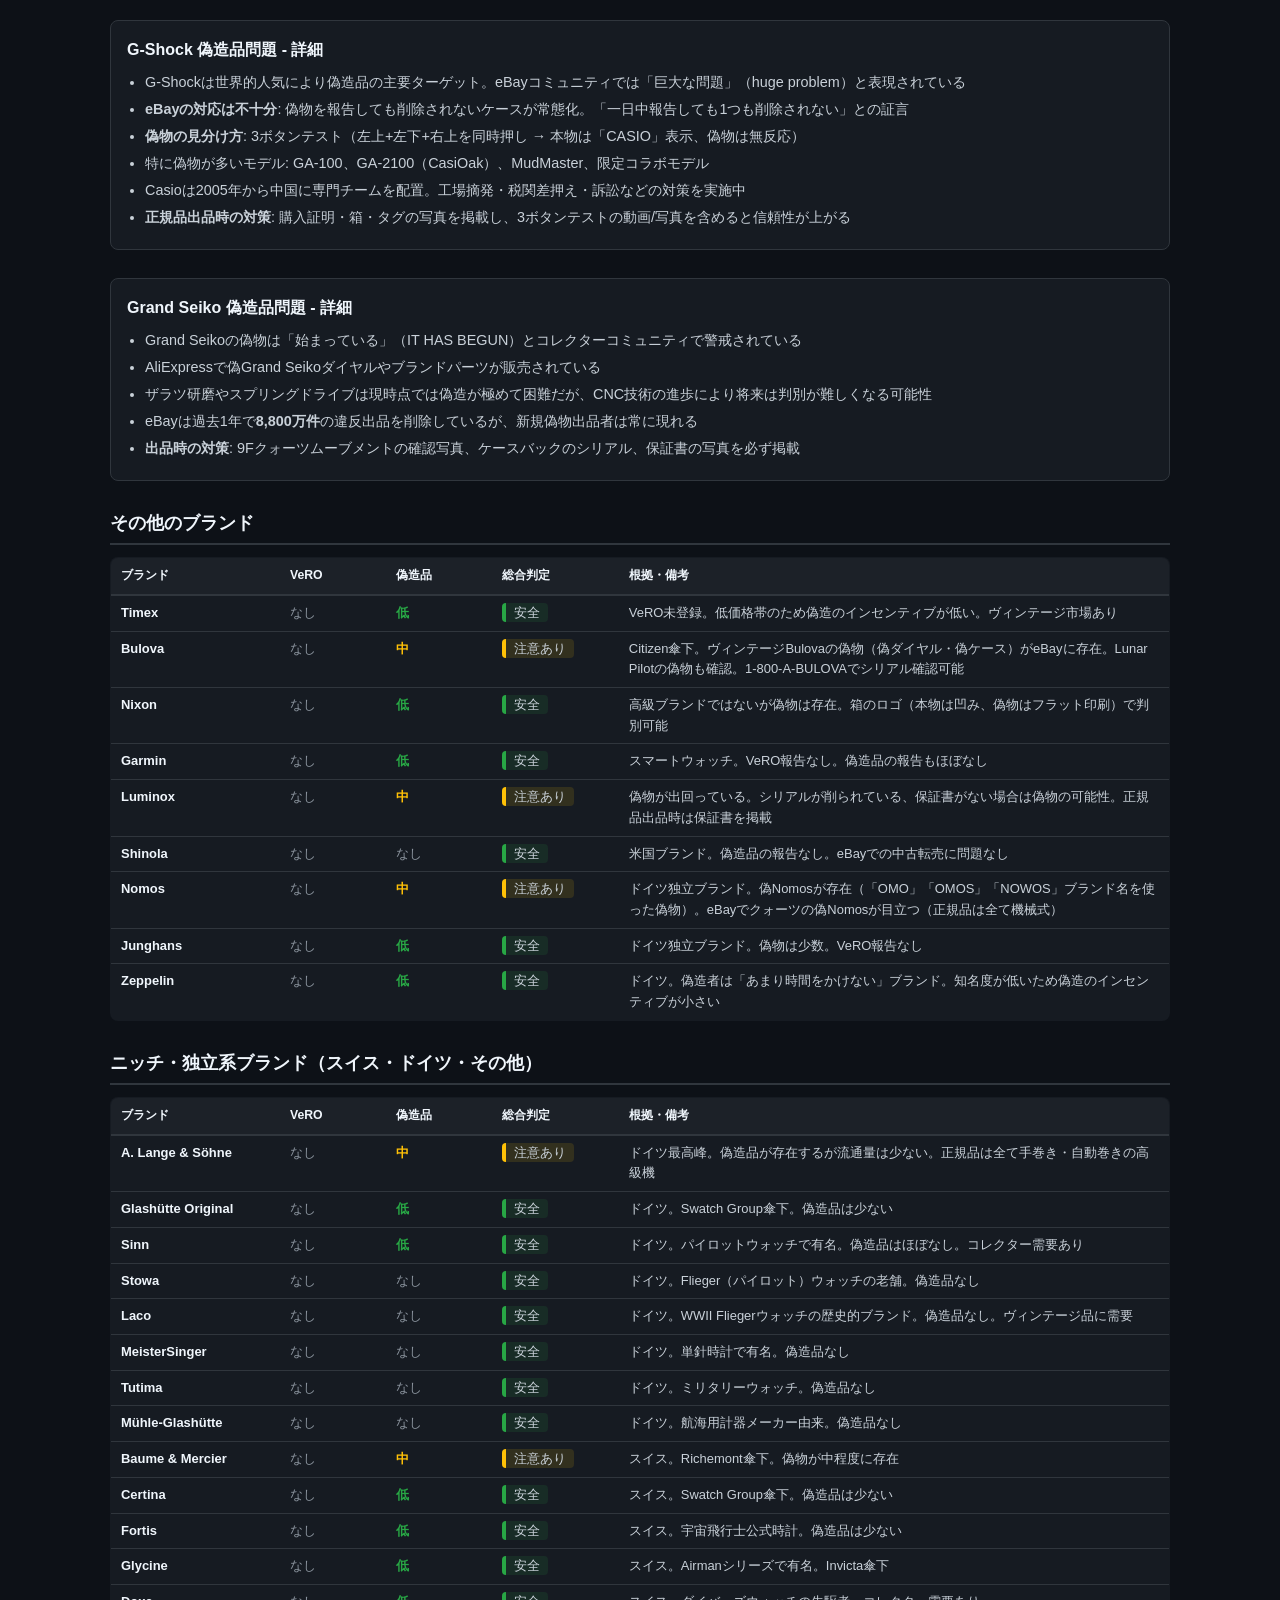
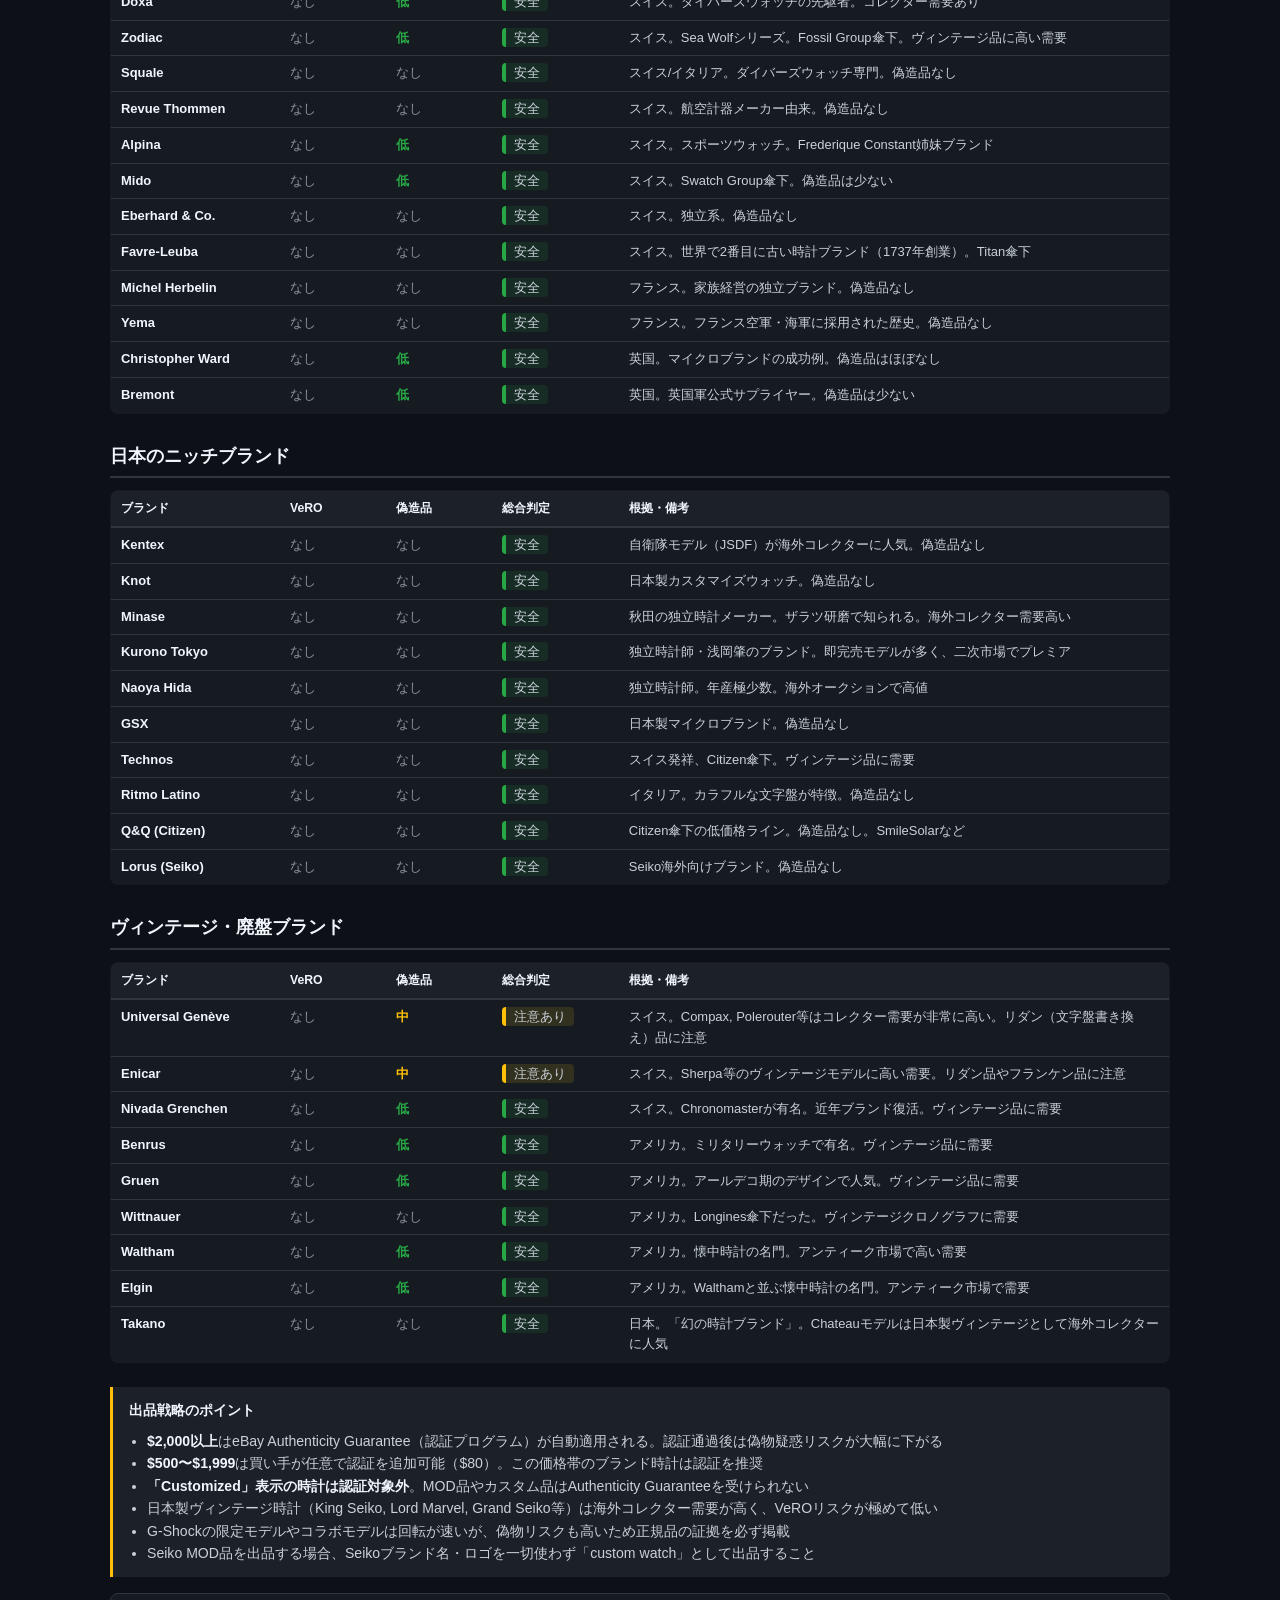
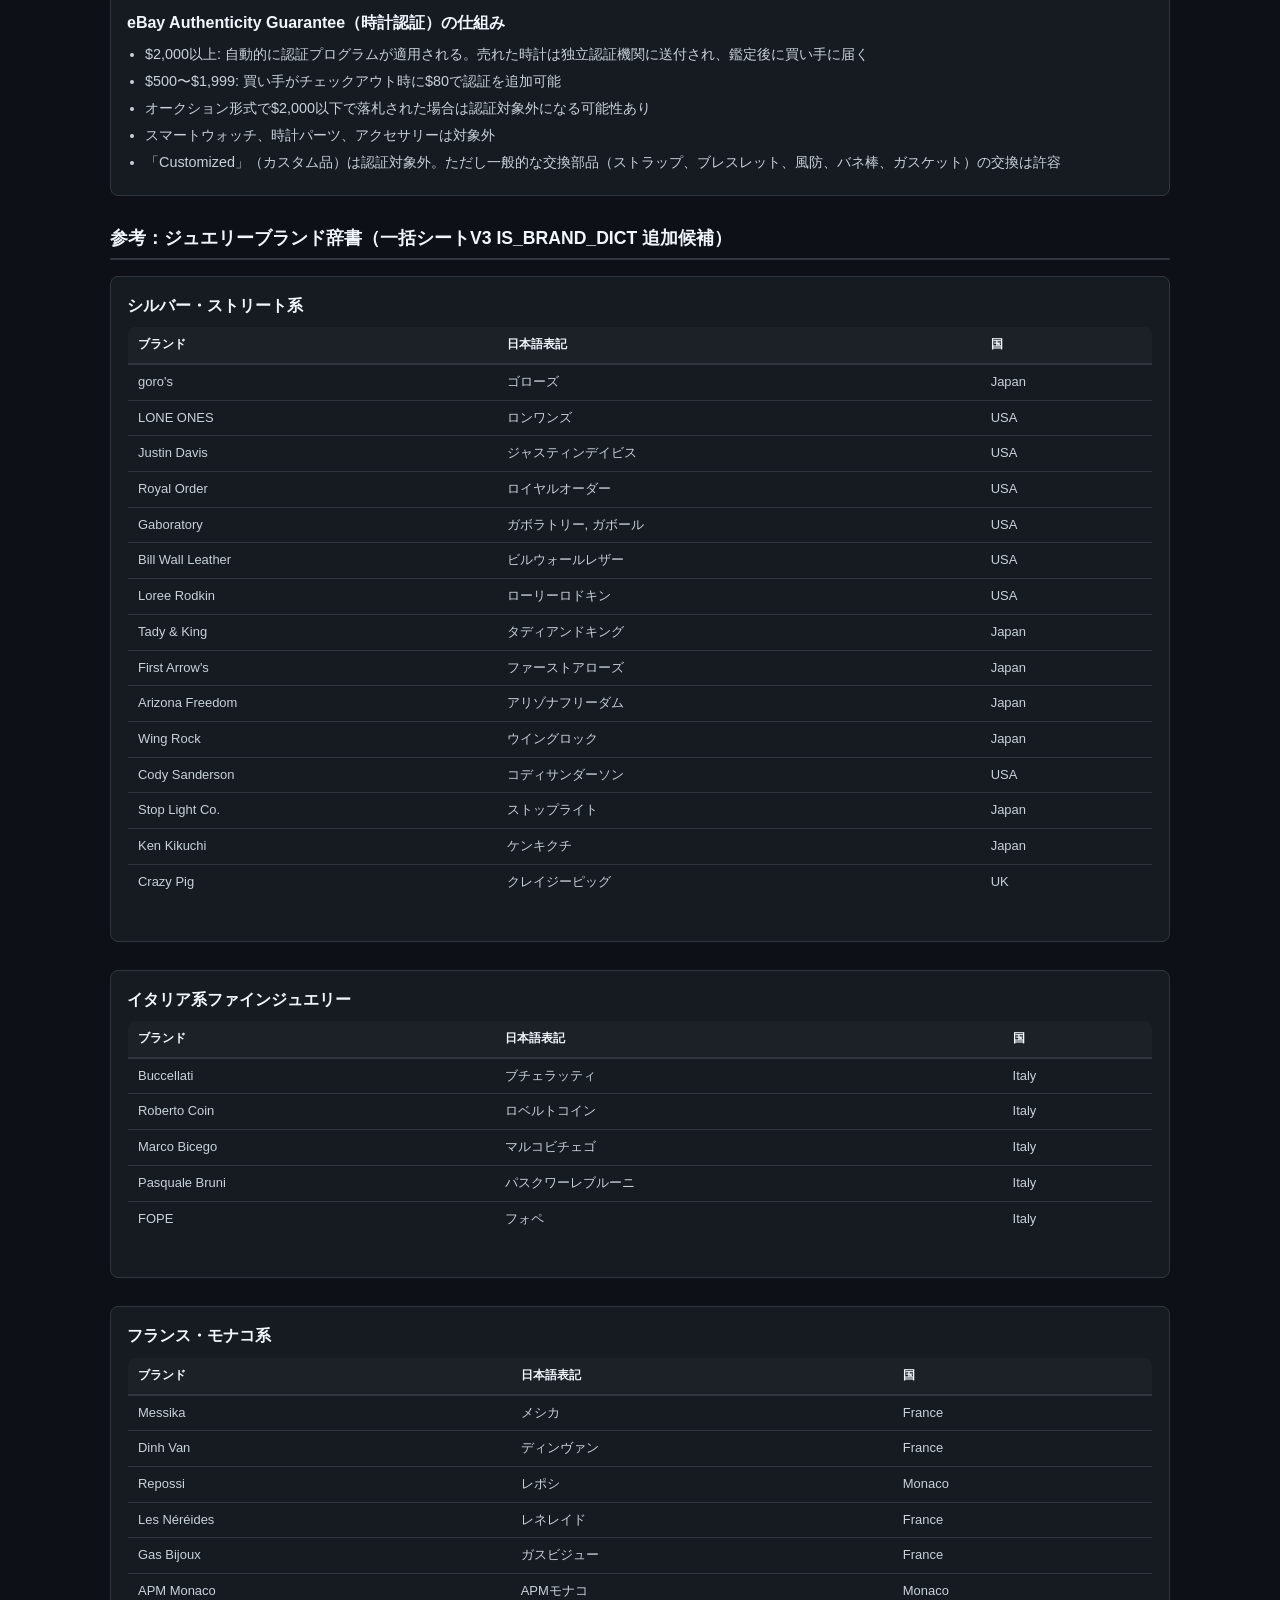
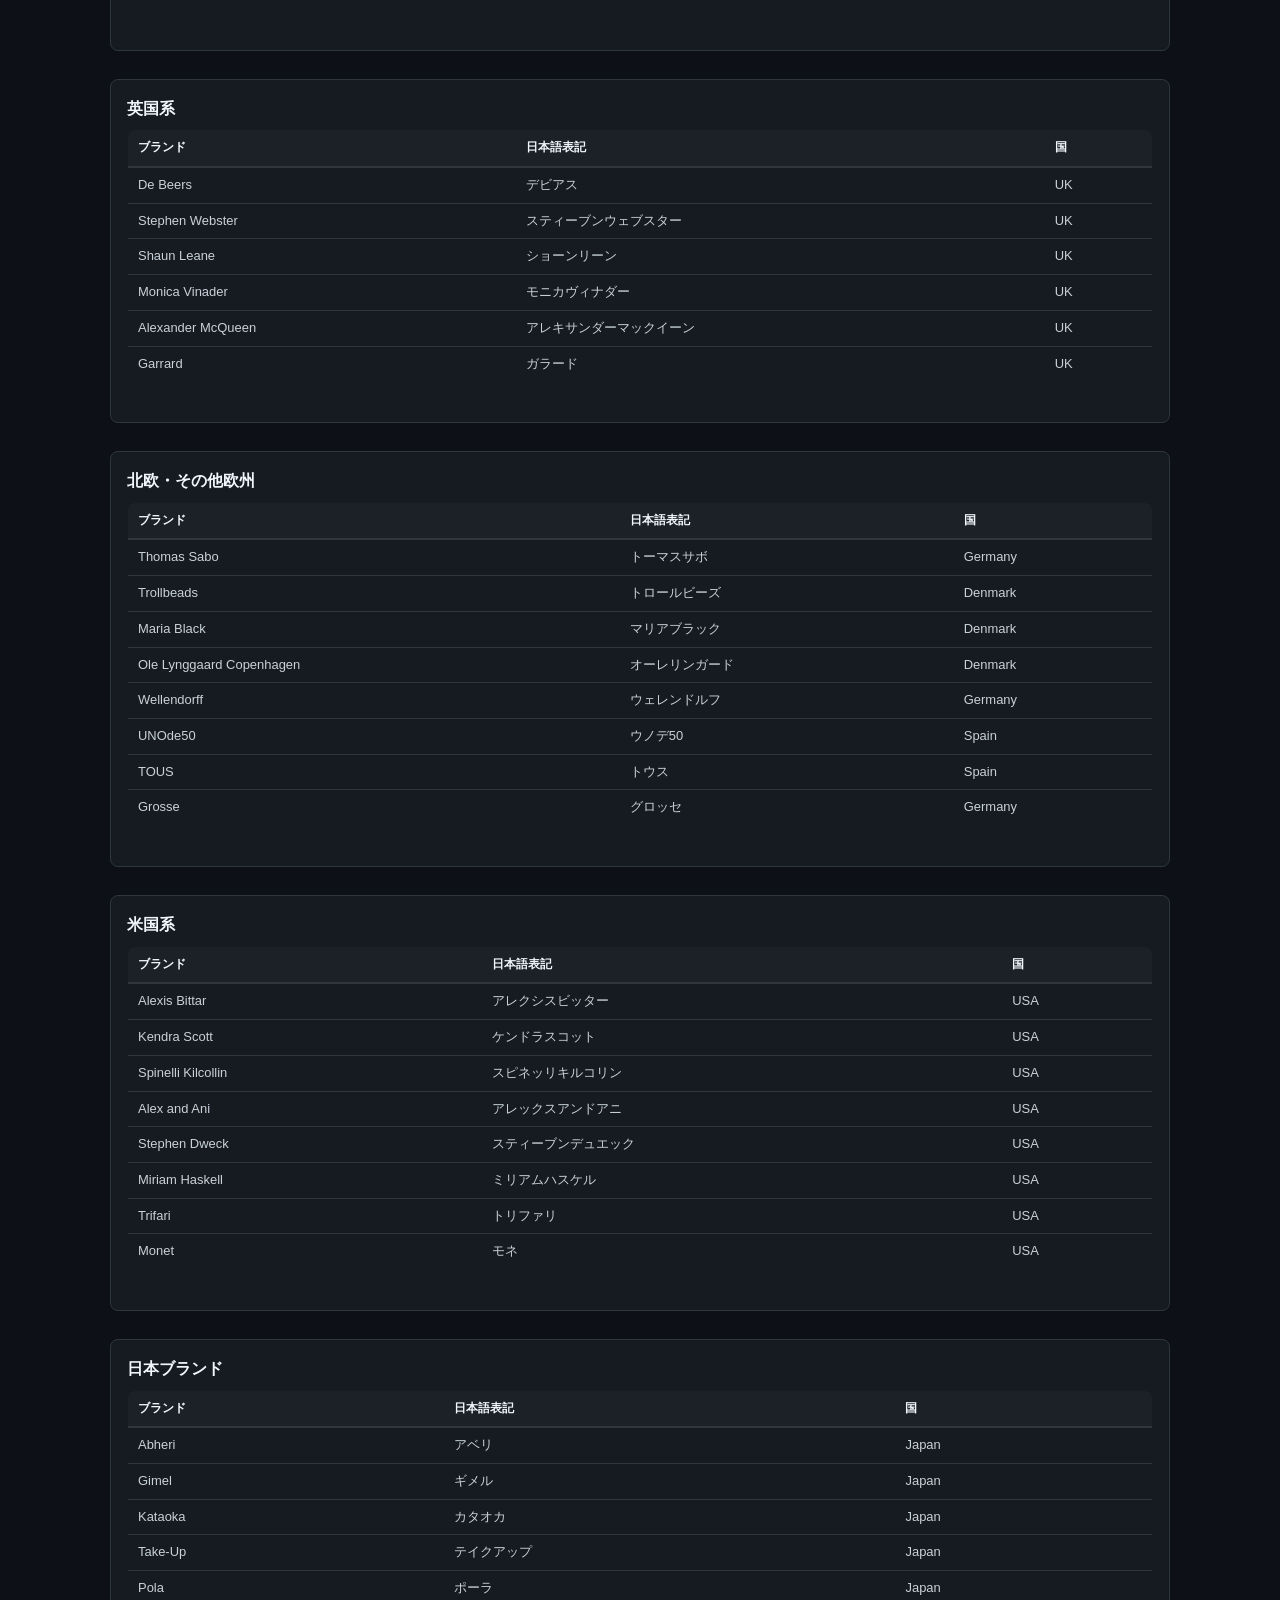
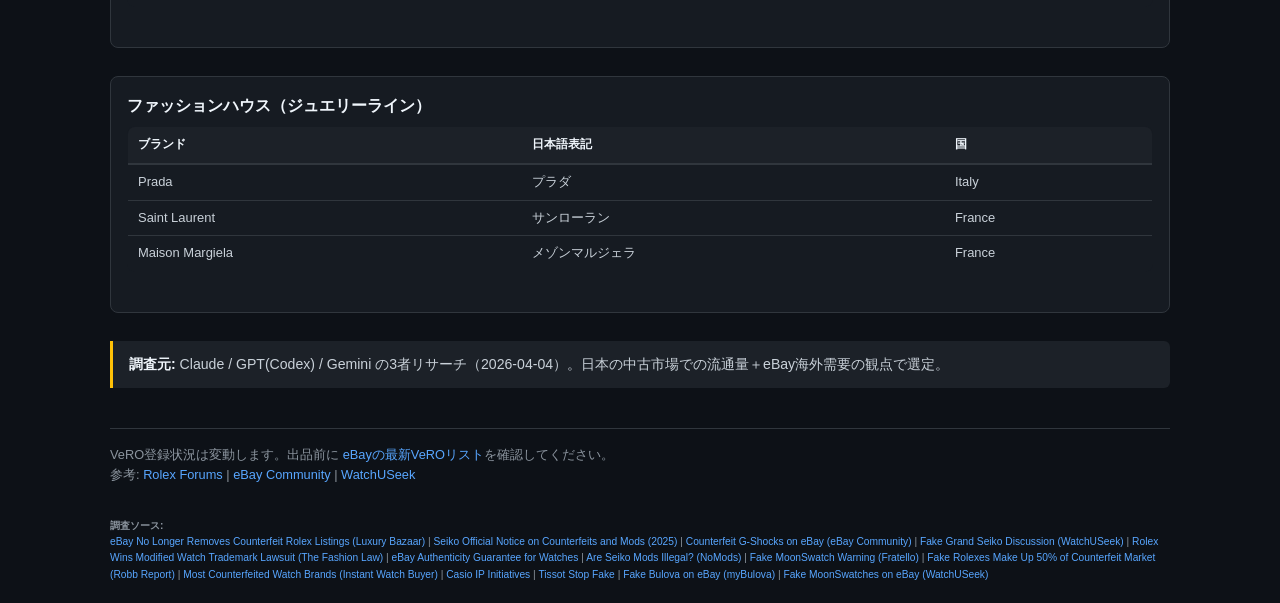
<file: watches.html>
<!DOCTYPE html>
<html lang="ja">
<head>
<meta charset="UTF-8">
<meta name="viewport" content="width=device-width, initial-scale=1.0">
<title>eBay VeRO 時計ブランド リスク一覧（2軸分析）</title>
<link rel="stylesheet" href="style.css">
<script src="theme.js"></script>
<style>
.risk-table { width: 100%; border-collapse: collapse; margin-bottom: 24px; font-size: 0.9em; }
.risk-table th { background: var(--th-bg); text-align: left; padding: 8px 10px; border-bottom: 2px solid var(--border); font-size: 0.85em; }
.risk-table td { padding: 7px 10px; border-bottom: 1px solid var(--border); vertical-align: top; }
.risk-table tr:hover { background: var(--card-hover); }
.r-high { color: var(--red); font-weight: 700; }
.r-mid  { color: var(--yellow); font-weight: 700; }
.r-low  { color: var(--green); font-weight: 700; }
.r-none { color: var(--muted); font-weight: 400; }
.verdict-red    { background: rgba(220,53,69,0.15); border-left: 4px solid var(--red); padding: 2px 8px; border-radius: 4px; }
.verdict-yellow { background: rgba(255,193,7,0.12); border-left: 4px solid var(--yellow); padding: 2px 8px; border-radius: 4px; }
.verdict-green  { background: rgba(40,167,69,0.12); border-left: 4px solid var(--green); padding: 2px 8px; border-radius: 4px; }
.detail-box { background: var(--card); border: 1px solid var(--border); border-radius: 8px; padding: 16px; margin: 16px 0 28px; }
.detail-box h3 { color: var(--heading); font-size: 1em; margin-bottom: 8px; }
.detail-box ul { margin-left: 18px; }
.detail-box li { margin-bottom: 4px; font-size: 0.9em; }
.category-label { font-size: 1.1em; font-weight: 700; color: var(--heading); margin: 28px 0 12px; padding-bottom: 6px; border-bottom: 2px solid var(--border); }
.sources { font-size: 0.8em; color: var(--muted); margin-top: 32px; }
.sources a { color: var(--link); }
</style>
</head>
<body>

<div class="topbar">
  <nav>
    <a href="index.html">TOP</a>
    <a href="cites.html" class="nav-cites">禁止素材</a>
    <a href="prohibited.html" class="nav-prohibited">禁止リスト</a>
    <a href="figures.html">フィギュア</a>
    <a href="games.html">ゲーム</a>
    <a href="sunglasses.html">サングラス</a>
    <a href="watches.html" class="active">時計</a>
    <a href="bags.html">バッグ</a>
    <a href="scarves.html">スカーフ</a>
    <a href="jewelry.html">ジュエリー</a>
    <a href="hats.html">帽子</a>
    <a href="reels.html">リール</a>
  </nav>
  <button class="theme-toggle" id="themeToggle"></button>
</div>

<h1>eBay 時計ブランド リスク一覧（2軸分析）</h1>
<p class="subtitle">調査日: 2026-03-19 &mdash; VeROリスク + 偽造品リスクの2軸で評価</p>

<!-- ===== SUMMARY ===== -->
<div class="summary-box">
  <h2>調査サマリー</h2>
  <ul>
    <li class="danger"><strong>Rolexは最危険</strong>: 偽物市場の50%を占め、VeRO法務部も最も積極的。改造品の販売でも訴訟・永久差止命令の事例あり</li>
    <li class="danger"><strong>Seiko MOD品は要注意</strong>: 2025年10月にSeiko本社が公式警告を発表。偽ブランドダイヤルを使ったMOD品は商標侵害で削除対象</li>
    <li class="danger"><strong>G-Shock偽物が氾濫</strong>: GA-100、GA-2100（CasiOak）、MudMasterなど人気モデルの偽物がeBayに大量出回り。報告してもeBayが対応しないケースが多い</li>
    <li class="warn"><strong>$2,000以上</strong>はeBay認証プログラム（Authenticity Guarantee）が自動適用。$500-$1,999は任意（$80）</li>
    <li class="warn"><strong>MoonSwatch偽物</strong>: 中国製コピーが$15程度で製造され、eBayで10倍の価格で販売中</li>
    <li class="safe"><strong>日本ブランド正規品</strong>はVeROリスクがほぼゼロ。ただし偽物混在リスクはSeiko/Casioで中程度</li>
    <li class="safe"><strong>ドイツ独立ブランド</strong>（Nomos, Junghans, Zeppelin）はVeRO・偽造品ともに低リスク</li>
  </ul>
</div>

<!-- ===== LEGEND ===== -->
<div class="note" style="margin-bottom:24px;">
  <strong>判定基準</strong><br>
  <strong>VeROリスク</strong>: ブランド側がeBayのVeROプログラムで出品を削除する可能性（高/中/低/なし）<br>
  <strong>偽造品リスク</strong>: 偽物が市場に多く出回り、正規品でも疑われたりカテゴリ監視が強化されるリスク（高/中/低/なし）<br>
  <strong>総合判定</strong>: <span class="r-high">出品注意(赤)</span> = 出品非推奨 / <span class="r-mid">注意あり(黄)</span> = 条件付きで可 / <span class="r-low">安全(緑)</span> = 問題なし
</div>

<!-- ==================== HIGH-END SWISS ==================== -->
<div class="category-label">高級スイスブランド</div>
<table class="risk-table">
  <thead>
    <tr>
      <th style="width:16%">ブランド</th>
      <th style="width:10%">VeRO</th>
      <th style="width:10%">偽造品</th>
      <th style="width:12%">総合判定</th>
      <th>根拠・備考</th>
    </tr>
  </thead>
  <tbody>
    <tr>
      <td class="brand-name">Rolex</td>
      <td class="r-high">高</td>
      <td class="r-high">高</td>
      <td><span class="verdict-red">出品注意</span></td>
      <td>VeRO登録済み。弁護士レター($350請求+商品没収)の報告あり。改造品販売で永久差止命令の判例(BeckerTime訴訟)。偽物は全世界の偽造時計市場の<strong>50%</strong>を占める。年間4000万本の偽造時計のうち半数がRolex</td>
    </tr>
    <tr>
      <td class="brand-name">Omega</td>
      <td class="r-high">高</td>
      <td class="r-high">高</td>
      <td><span class="verdict-red">出品注意</span></td>
      <td>Swatch Group。VeRO積極行使。偽造品ランキングで世界3位。Speedmaster, Seamasterの偽物が特に多い。MoonSwatch偽物問題も波及</td>
    </tr>
    <tr>
      <td class="brand-name">Cartier</td>
      <td class="r-high">高</td>
      <td class="r-high">高</td>
      <td><span class="verdict-red">出品注意</span></td>
      <td>Richemontグループ。VeRO登録確認済み（eBay公式ページ）。偽造品ランキング世界2位。Tankシリーズの偽物が多い</td>
    </tr>
    <tr>
      <td class="brand-name">Patek Philippe</td>
      <td class="r-high">高</td>
      <td class="r-high">高</td>
      <td><span class="verdict-red">出品注意</span></td>
      <td>独立。超高額ブランド($2万〜数百万$)。偽造品対策に非常に積極的。不審な出品は即座に「extreme prejudice」で削除された報告あり</td>
    </tr>
    <tr>
      <td class="brand-name">Audemars Piguet</td>
      <td class="r-high">高</td>
      <td class="r-high">高</td>
      <td><span class="verdict-red">出品注意</span></td>
      <td>独立。Royal Oakの偽物が特に多い。高需要+高価格=偽造品のターゲット。レプリカサイトで大量に販売されている</td>
    </tr>
    <tr>
      <td class="brand-name">Hublot</td>
      <td class="r-high">高</td>
      <td class="r-high">高</td>
      <td><span class="verdict-red">出品注意</span></td>
      <td>LVMHグループ。VeRO積極行使。Big Bangの偽物が多い</td>
    </tr>
    <tr>
      <td class="brand-name">TAG Heuer</td>
      <td class="r-high">高</td>
      <td class="r-high">高</td>
      <td><span class="verdict-red">出品注意</span></td>
      <td>LVMHグループ。VeRO積極行使。偽造品ランキング上位常連。Carrera, Monacoの偽物が多い</td>
    </tr>
    <tr>
      <td class="brand-name">Breitling</td>
      <td class="r-high">高</td>
      <td class="r-high">高</td>
      <td><span class="verdict-red">出品注意</span></td>
      <td>CVC Capital傘下。偽造品が市場に氾濫。専門家は「eBayでの購入を避けるべき」と推奨するほど。Navitimer, Superoceanが主な対象</td>
    </tr>
    <tr>
      <td class="brand-name">IWC</td>
      <td class="r-mid">中</td>
      <td class="r-high">高</td>
      <td><span class="verdict-red">出品注意</span></td>
      <td>Richemontグループ。産業規模で偽造されるブランドの一つ。Portugieser, Pilot Watchが主なターゲット</td>
    </tr>
    <tr>
      <td class="brand-name">Panerai</td>
      <td class="r-mid">中</td>
      <td class="r-high">高</td>
      <td><span class="verdict-red">出品注意</span></td>
      <td>Richemontグループ。Luminorの偽物が「産業規模」で製造されている。シンプルなデザインのため偽造しやすい</td>
    </tr>
    <tr>
      <td class="brand-name">Piaget</td>
      <td class="r-mid">中</td>
      <td class="r-mid">中</td>
      <td><span class="verdict-yellow">注意あり</span></td>
      <td>Richemontグループ。高額だが流通量が少ないため偽造品も比較的少ない</td>
    </tr>
    <tr>
      <td class="brand-name">Jaeger-LeCoultre</td>
      <td class="r-mid">中</td>
      <td class="r-mid">中</td>
      <td><span class="verdict-yellow">注意あり</span></td>
      <td>Richemontグループ。偽物の見分け方: 正規品はすべて機械式。クォーツや「Japanese Movt」表記があれば確実に偽物</td>
    </tr>
    <tr>
      <td class="brand-name">Vacheron Constantin</td>
      <td class="r-mid">中</td>
      <td class="r-mid">中</td>
      <td><span class="verdict-yellow">注意あり</span></td>
      <td>Richemontグループ。「最も偽造される高級時計の一つ」とされる。ただし流通量自体が少ないためeBayでの問題は限定的</td>
    </tr>
    <tr>
      <td class="brand-name">BVLGARI</td>
      <td class="r-high">高</td>
      <td class="r-mid">中</td>
      <td><span class="verdict-red">出品注意</span></td>
      <td>LVMHグループ。VeRO積極行使。ロゴは必ず「BVLGARI」（ローマ字表記）。これ以外は偽物</td>
    </tr>
  </tbody>
</table>

<!-- ===== DETAIL: ROLEX ===== -->
<div class="detail-box">
  <h3>Rolex 詳細リスク情報</h3>
  <ul>
    <li>2025年、Rolexは複数のオンライン販売業者を提訴。「100%正規品」と謳いながら非Rolex部品を含む時計を販売していたことが発覚し、1件あたり<strong>$200万</strong>の損害賠償を請求</li>
    <li>裁判所は「改造されたRolexは、オリジナルのRolexとは実質的に異なる製品」と判断（BeckerTime判決）。改造品にRolexの名前を使うこと自体が商標侵害</li>
    <li>eBayのAI自動審査では偽Rolexを検出できていないとの報告あり（LuxuryBazaar調査）。報告しても「ポリシー違反なし」と判定されるケースが100%</li>
    <li>正規品を出品する場合: 購入証明・保証書・シリアルナンバーの写真を必ず掲載すること</li>
  </ul>
</div>

<!-- ==================== MID-RANGE SWISS ==================== -->
<div class="category-label">中価格帯スイスブランド</div>
<table class="risk-table">
  <thead>
    <tr>
      <th style="width:16%">ブランド</th>
      <th style="width:10%">VeRO</th>
      <th style="width:10%">偽造品</th>
      <th style="width:12%">総合判定</th>
      <th>根拠・備考</th>
    </tr>
  </thead>
  <tbody>
    <tr>
      <td class="brand-name">Tudor</td>
      <td class="r-mid">中</td>
      <td class="r-mid">中</td>
      <td><span class="verdict-yellow">注意あり</span></td>
      <td>Rolex傘下。偽物が市場に「浸透」しており、初心者からコレクターまでがターゲット。Black Bay, Pelagosが主な対象。Rolex系列のためVeRO連動の可能性あり</td>
    </tr>
    <tr>
      <td class="brand-name">Longines</td>
      <td class="r-low">低</td>
      <td class="r-mid">中</td>
      <td><span class="verdict-yellow">注意あり</span></td>
      <td>Swatch Group。中価格帯だが偽造品は存在する。VeRO報告は少ないが、Swatch Groupとして一括対応の可能性</td>
    </tr>
    <tr>
      <td class="brand-name">Tissot</td>
      <td class="r-low">低</td>
      <td class="r-mid">中</td>
      <td><span class="verdict-yellow">注意あり</span></td>
      <td>Swatch Group。公式サイトに「Stop Fake」専用ページを設置。「市場に偽物が溢れている」と公式が認めるレベル。極端な低価格出品に注意</td>
    </tr>
    <tr>
      <td class="brand-name">Rado</td>
      <td class="r-low">低</td>
      <td class="r-mid">中</td>
      <td><span class="verdict-yellow">注意あり</span></td>
      <td>Swatch Group。インドからの偽物出品が定期的に報告されている</td>
    </tr>
    <tr>
      <td class="brand-name">Hamilton</td>
      <td class="r-low">低</td>
      <td class="r-mid">中</td>
      <td><span class="verdict-yellow">注意あり</span></td>
      <td>Swatch Group。偽Hamilton Khakiが出回っている。中国製偽ムーブメント（2824-2のコピー）使用。eBay・Etsyで報告あり</td>
    </tr>
    <tr>
      <td class="brand-name">Oris</td>
      <td class="r-low">低</td>
      <td class="r-mid">中</td>
      <td><span class="verdict-yellow">注意あり</span></td>
      <td>独立。Oris Aquisの偽物が問題。$2,000以下で認証プログラム対象外のため、偽物が混入しやすい</td>
    </tr>
    <tr>
      <td class="brand-name">Frederique Constant</td>
      <td class="r-low">低</td>
      <td class="r-low">低</td>
      <td><span class="verdict-green">安全</span></td>
      <td>Citizen傘下。レプリカサイトにリストされているが、実際の偽物報告は少ない</td>
    </tr>
    <tr>
      <td class="brand-name">Swatch</td>
      <td class="r-low">低</td>
      <td class="r-high">高</td>
      <td><span class="verdict-yellow">注意あり</span></td>
      <td>MoonSwatchの偽物が深刻。中国製コピーが$15で製造され、eBayで$150前後で販売。eBayに報告しても対応されにくい。通常のSwatchは問題なし</td>
    </tr>
  </tbody>
</table>

<!-- ===== DETAIL: MOONSWATCH ===== -->
<div class="detail-box">
  <h3>MoonSwatch 偽物問題の詳細</h3>
  <ul>
    <li>中国の工場で大量生産された偽MoonSwatchが$11〜$15で製造されている</li>
    <li>偽物の見分け方: プラスチック製で光沢がある（本物はバイオセラミックでマット）。クロノグラフの秒針がスイープ（本物はクォーツのステップ運針）</li>
    <li>特にSnoopy MoonSwatchの偽物が多い。$35/$44以下の出品は偽物の可能性が極めて高い</li>
    <li>eBayへの報告は効果が薄く、Swatch本社に直接報告するのが有効</li>
  </ul>
</div>

<!-- ==================== JAPANESE ==================== -->
<div class="category-label">日本ブランド</div>
<table class="risk-table">
  <thead>
    <tr>
      <th style="width:16%">ブランド</th>
      <th style="width:10%">VeRO</th>
      <th style="width:10%">偽造品</th>
      <th style="width:12%">総合判定</th>
      <th>根拠・備考</th>
    </tr>
  </thead>
  <tbody>
    <tr>
      <td class="brand-name">Seiko<br><small style="color:var(--muted)">Grand Seiko, Credor含む</small></td>
      <td class="r-mid">中</td>
      <td class="r-mid">中</td>
      <td><span class="verdict-yellow">注意あり</span></td>
      <td><strong>2025年10月にSeiko本社が公式警告を発表。</strong>MOD品・偽造品への取り締まり強化を宣言。偽Seikoダイヤル（インド製が多い）がeBayに日常的に出品。Grand Seikoの偽物も出現し始めている</td>
    </tr>
    <tr>
      <td class="brand-name">Casio<br><small style="color:var(--muted)">G-Shock含む</small></td>
      <td class="r-low">低</td>
      <td class="r-high">高</td>
      <td><span class="verdict-yellow">注意あり</span></td>
      <td>VeRO報告は少ないが、<strong>G-Shockの偽物はeBayに「常に数十件」出品</strong>されている状態。Casioは中国に専門チームを配置し工場摘発を実施。GA-100、GA-2100（CasiOak）、MudMasterが主な偽造対象</td>
    </tr>
    <tr>
      <td class="brand-name">Citizen<br><small style="color:var(--muted)">The Citizen含む</small></td>
      <td class="r-low">低</td>
      <td class="r-mid">中</td>
      <td><span class="verdict-yellow">注意あり</span></td>
      <td>VeRO未登録。ただし偽Eco-Drive（インド発送）がeBayコミュニティで繰り返し報告されている。「毎日40本前後の偽Citizen」がインドから出品されるとの報告</td>
    </tr>
    <tr>
      <td class="brand-name">Orient</td>
      <td class="r-none">なし</td>
      <td class="r-low">低</td>
      <td><span class="verdict-green">安全</span></td>
      <td>VeRO未登録。偽物は存在するが少数（ロゴの精密さで判別可能）。Bambino等は海外需要が高く、出品に適している</td>
    </tr>
  </tbody>
</table>

<!-- ===== DETAIL: SEIKO MOD ===== -->
<div class="detail-box">
  <h3>Seiko MOD品問題 - 詳細</h3>
  <ul>
    <li><strong>2025年10月6日</strong>: Seiko Watch Corporation が公式サイトで「Important Notice regarding Counterfeit and Modified SEIKO watches」を発表</li>
    <li>ターゲット: Seikoロゴ入りの偽ダイヤル・偽ケースを使った商業的MOD販売者。「Seiko Rolex」ハイブリッド、ベゼル交換品を「アップグレード品」として販売するケース</li>
    <li><strong>合法的なMOD品</strong>: Seikoブランドのロゴ・名前を一切使わず、アンブランドのアフターマーケットパーツのみを使い、「カスタムウォッチ」として自分のブランド名で販売する場合は合法</li>
    <li><strong>違法なMOD品</strong>: 偽Seiko「S」ウェーブロゴやSeiko名を表示したアフターマーケットダイヤルを使用した時計。これは商標侵害であり、eBay・Etsy・Amazonで削除対象</li>
    <li>eBay出品時の注意: 「Seiko mod」というキーワード自体は現在もeBayで検索・出品可能だが、Seikoブランドの偽パーツを含む場合は削除リスクあり</li>
    <li><strong>Seiko正規品の出品は問題なし</strong>。Grand Seiko、King Seiko、Lord Marvel等のヴィンテージ品は海外コレクター需要が高い</li>
  </ul>
</div>

<!-- ===== DETAIL: G-SHOCK ===== -->
<div class="detail-box">
  <h3>G-Shock 偽造品問題 - 詳細</h3>
  <ul>
    <li>G-Shockは世界的人気により偽造品の主要ターゲット。eBayコミュニティでは「巨大な問題」（huge problem）と表現されている</li>
    <li><strong>eBayの対応は不十分</strong>: 偽物を報告しても削除されないケースが常態化。「一日中報告しても1つも削除されない」との証言</li>
    <li><strong>偽物の見分け方</strong>: 3ボタンテスト（左上+左下+右上を同時押し → 本物は「CASIO」表示、偽物は無反応）</li>
    <li>特に偽物が多いモデル: GA-100、GA-2100（CasiOak）、MudMaster、限定コラボモデル</li>
    <li>Casioは2005年から中国に専門チームを配置。工場摘発・税関差押え・訴訟などの対策を実施中</li>
    <li><strong>正規品出品時の対策</strong>: 購入証明・箱・タグの写真を掲載し、3ボタンテストの動画/写真を含めると信頼性が上がる</li>
  </ul>
</div>

<!-- ===== DETAIL: GRAND SEIKO ===== -->
<div class="detail-box">
  <h3>Grand Seiko 偽造品問題 - 詳細</h3>
  <ul>
    <li>Grand Seikoの偽物は「始まっている」（IT HAS BEGUN）とコレクターコミュニティで警戒されている</li>
    <li>AliExpressで偽Grand Seikoダイヤルやブランドパーツが販売されている</li>
    <li>ザラツ研磨やスプリングドライブは現時点では偽造が極めて困難だが、CNC技術の進歩により将来は判別が難しくなる可能性</li>
    <li>eBayは過去1年で<strong>8,800万件</strong>の違反出品を削除しているが、新規偽物出品者は常に現れる</li>
    <li><strong>出品時の対策</strong>: 9Fクォーツムーブメントの確認写真、ケースバックのシリアル、保証書の写真を必ず掲載</li>
  </ul>
</div>

<!-- ==================== OTHERS ==================== -->
<div class="category-label">その他のブランド</div>
<table class="risk-table">
  <thead>
    <tr>
      <th style="width:16%">ブランド</th>
      <th style="width:10%">VeRO</th>
      <th style="width:10%">偽造品</th>
      <th style="width:12%">総合判定</th>
      <th>根拠・備考</th>
    </tr>
  </thead>
  <tbody>
    <tr>
      <td class="brand-name">Timex</td>
      <td class="r-none">なし</td>
      <td class="r-low">低</td>
      <td><span class="verdict-green">安全</span></td>
      <td>VeRO未登録。低価格帯のため偽造のインセンティブが低い。ヴィンテージ市場あり</td>
    </tr>
    <tr>
      <td class="brand-name">Bulova</td>
      <td class="r-none">なし</td>
      <td class="r-mid">中</td>
      <td><span class="verdict-yellow">注意あり</span></td>
      <td>Citizen傘下。ヴィンテージBulovaの偽物（偽ダイヤル・偽ケース）がeBayに存在。Lunar Pilotの偽物も確認。1-800-A-BULOVAでシリアル確認可能</td>
    </tr>
    <tr>
      <td class="brand-name">Nixon</td>
      <td class="r-none">なし</td>
      <td class="r-low">低</td>
      <td><span class="verdict-green">安全</span></td>
      <td>高級ブランドではないが偽物は存在。箱のロゴ（本物は凹み、偽物はフラット印刷）で判別可能</td>
    </tr>
    <tr>
      <td class="brand-name">Garmin</td>
      <td class="r-none">なし</td>
      <td class="r-low">低</td>
      <td><span class="verdict-green">安全</span></td>
      <td>スマートウォッチ。VeRO報告なし。偽造品の報告もほぼなし</td>
    </tr>
    <tr>
      <td class="brand-name">Luminox</td>
      <td class="r-none">なし</td>
      <td class="r-mid">中</td>
      <td><span class="verdict-yellow">注意あり</span></td>
      <td>偽物が出回っている。シリアルが削られている、保証書がない場合は偽物の可能性。正規品出品時は保証書を掲載</td>
    </tr>
    <tr>
      <td class="brand-name">Shinola</td>
      <td class="r-none">なし</td>
      <td class="r-none">なし</td>
      <td><span class="verdict-green">安全</span></td>
      <td>米国ブランド。偽造品の報告なし。eBayでの中古転売に問題なし</td>
    </tr>
    <tr>
      <td class="brand-name">Nomos</td>
      <td class="r-none">なし</td>
      <td class="r-mid">中</td>
      <td><span class="verdict-yellow">注意あり</span></td>
      <td>ドイツ独立ブランド。偽Nomosが存在（「OMO」「OMOS」「NOWOS」ブランド名を使った偽物）。eBayでクォーツの偽Nomosが目立つ（正規品は全て機械式）</td>
    </tr>
    <tr>
      <td class="brand-name">Junghans</td>
      <td class="r-none">なし</td>
      <td class="r-low">低</td>
      <td><span class="verdict-green">安全</span></td>
      <td>ドイツ独立ブランド。偽物は少数。VeRO報告なし</td>
    </tr>
    <tr>
      <td class="brand-name">Zeppelin</td>
      <td class="r-none">なし</td>
      <td class="r-low">低</td>
      <td><span class="verdict-green">安全</span></td>
      <td>ドイツ。偽造者は「あまり時間をかけない」ブランド。知名度が低いため偽造のインセンティブが小さい</td>
    </tr>
  </tbody>
</table>

<!-- ==================== NICHE BRANDS ==================== -->
<div class="category-label">ニッチ・独立系ブランド（スイス・ドイツ・その他）</div>
<table class="risk-table">
  <thead>
    <tr>
      <th style="width:16%">ブランド</th>
      <th style="width:10%">VeRO</th>
      <th style="width:10%">偽造品</th>
      <th style="width:12%">総合判定</th>
      <th>根拠・備考</th>
    </tr>
  </thead>
  <tbody>
    <tr>
      <td class="brand-name">A. Lange &amp; Söhne</td>
      <td class="r-none">なし</td>
      <td class="r-mid">中</td>
      <td><span class="verdict-yellow">注意あり</span></td>
      <td>ドイツ最高峰。偽造品が存在するが流通量は少ない。正規品は全て手巻き・自動巻きの高級機</td>
    </tr>
    <tr>
      <td class="brand-name">Glashütte Original</td>
      <td class="r-none">なし</td>
      <td class="r-low">低</td>
      <td><span class="verdict-green">安全</span></td>
      <td>ドイツ。Swatch Group傘下。偽造品は少ない</td>
    </tr>
    <tr>
      <td class="brand-name">Sinn</td>
      <td class="r-none">なし</td>
      <td class="r-low">低</td>
      <td><span class="verdict-green">安全</span></td>
      <td>ドイツ。パイロットウォッチで有名。偽造品はほぼなし。コレクター需要あり</td>
    </tr>
    <tr>
      <td class="brand-name">Stowa</td>
      <td class="r-none">なし</td>
      <td class="r-none">なし</td>
      <td><span class="verdict-green">安全</span></td>
      <td>ドイツ。Flieger（パイロット）ウォッチの老舗。偽造品なし</td>
    </tr>
    <tr>
      <td class="brand-name">Laco</td>
      <td class="r-none">なし</td>
      <td class="r-none">なし</td>
      <td><span class="verdict-green">安全</span></td>
      <td>ドイツ。WWII Fliegerウォッチの歴史的ブランド。偽造品なし。ヴィンテージ品に需要</td>
    </tr>
    <tr>
      <td class="brand-name">MeisterSinger</td>
      <td class="r-none">なし</td>
      <td class="r-none">なし</td>
      <td><span class="verdict-green">安全</span></td>
      <td>ドイツ。単針時計で有名。偽造品なし</td>
    </tr>
    <tr>
      <td class="brand-name">Tutima</td>
      <td class="r-none">なし</td>
      <td class="r-none">なし</td>
      <td><span class="verdict-green">安全</span></td>
      <td>ドイツ。ミリタリーウォッチ。偽造品なし</td>
    </tr>
    <tr>
      <td class="brand-name">Mühle-Glashütte</td>
      <td class="r-none">なし</td>
      <td class="r-none">なし</td>
      <td><span class="verdict-green">安全</span></td>
      <td>ドイツ。航海用計器メーカー由来。偽造品なし</td>
    </tr>
    <tr>
      <td class="brand-name">Baume &amp; Mercier</td>
      <td class="r-none">なし</td>
      <td class="r-mid">中</td>
      <td><span class="verdict-yellow">注意あり</span></td>
      <td>スイス。Richemont傘下。偽物が中程度に存在</td>
    </tr>
    <tr>
      <td class="brand-name">Certina</td>
      <td class="r-none">なし</td>
      <td class="r-low">低</td>
      <td><span class="verdict-green">安全</span></td>
      <td>スイス。Swatch Group傘下。偽造品は少ない</td>
    </tr>
    <tr>
      <td class="brand-name">Fortis</td>
      <td class="r-none">なし</td>
      <td class="r-low">低</td>
      <td><span class="verdict-green">安全</span></td>
      <td>スイス。宇宙飛行士公式時計。偽造品は少ない</td>
    </tr>
    <tr>
      <td class="brand-name">Glycine</td>
      <td class="r-none">なし</td>
      <td class="r-low">低</td>
      <td><span class="verdict-green">安全</span></td>
      <td>スイス。Airmanシリーズで有名。Invicta傘下</td>
    </tr>
    <tr>
      <td class="brand-name">Doxa</td>
      <td class="r-none">なし</td>
      <td class="r-low">低</td>
      <td><span class="verdict-green">安全</span></td>
      <td>スイス。ダイバーズウォッチの先駆者。コレクター需要あり</td>
    </tr>
    <tr>
      <td class="brand-name">Zodiac</td>
      <td class="r-none">なし</td>
      <td class="r-low">低</td>
      <td><span class="verdict-green">安全</span></td>
      <td>スイス。Sea Wolfシリーズ。Fossil Group傘下。ヴィンテージ品に高い需要</td>
    </tr>
    <tr>
      <td class="brand-name">Squale</td>
      <td class="r-none">なし</td>
      <td class="r-none">なし</td>
      <td><span class="verdict-green">安全</span></td>
      <td>スイス/イタリア。ダイバーズウォッチ専門。偽造品なし</td>
    </tr>
    <tr>
      <td class="brand-name">Revue Thommen</td>
      <td class="r-none">なし</td>
      <td class="r-none">なし</td>
      <td><span class="verdict-green">安全</span></td>
      <td>スイス。航空計器メーカー由来。偽造品なし</td>
    </tr>
    <tr>
      <td class="brand-name">Alpina</td>
      <td class="r-none">なし</td>
      <td class="r-low">低</td>
      <td><span class="verdict-green">安全</span></td>
      <td>スイス。スポーツウォッチ。Frederique Constant姉妹ブランド</td>
    </tr>
    <tr>
      <td class="brand-name">Mido</td>
      <td class="r-none">なし</td>
      <td class="r-low">低</td>
      <td><span class="verdict-green">安全</span></td>
      <td>スイス。Swatch Group傘下。偽造品は少ない</td>
    </tr>
    <tr>
      <td class="brand-name">Eberhard &amp; Co.</td>
      <td class="r-none">なし</td>
      <td class="r-none">なし</td>
      <td><span class="verdict-green">安全</span></td>
      <td>スイス。独立系。偽造品なし</td>
    </tr>
    <tr>
      <td class="brand-name">Favre-Leuba</td>
      <td class="r-none">なし</td>
      <td class="r-none">なし</td>
      <td><span class="verdict-green">安全</span></td>
      <td>スイス。世界で2番目に古い時計ブランド（1737年創業）。Titan傘下</td>
    </tr>
    <tr>
      <td class="brand-name">Michel Herbelin</td>
      <td class="r-none">なし</td>
      <td class="r-none">なし</td>
      <td><span class="verdict-green">安全</span></td>
      <td>フランス。家族経営の独立ブランド。偽造品なし</td>
    </tr>
    <tr>
      <td class="brand-name">Yema</td>
      <td class="r-none">なし</td>
      <td class="r-none">なし</td>
      <td><span class="verdict-green">安全</span></td>
      <td>フランス。フランス空軍・海軍に採用された歴史。偽造品なし</td>
    </tr>
    <tr>
      <td class="brand-name">Christopher Ward</td>
      <td class="r-none">なし</td>
      <td class="r-low">低</td>
      <td><span class="verdict-green">安全</span></td>
      <td>英国。マイクロブランドの成功例。偽造品はほぼなし</td>
    </tr>
    <tr>
      <td class="brand-name">Bremont</td>
      <td class="r-none">なし</td>
      <td class="r-low">低</td>
      <td><span class="verdict-green">安全</span></td>
      <td>英国。英国軍公式サプライヤー。偽造品は少ない</td>
    </tr>
  </tbody>
</table>

<div class="category-label">日本のニッチブランド</div>
<table class="risk-table">
  <thead>
    <tr>
      <th style="width:16%">ブランド</th>
      <th style="width:10%">VeRO</th>
      <th style="width:10%">偽造品</th>
      <th style="width:12%">総合判定</th>
      <th>根拠・備考</th>
    </tr>
  </thead>
  <tbody>
    <tr>
      <td class="brand-name">Kentex</td>
      <td class="r-none">なし</td>
      <td class="r-none">なし</td>
      <td><span class="verdict-green">安全</span></td>
      <td>自衛隊モデル（JSDF）が海外コレクターに人気。偽造品なし</td>
    </tr>
    <tr>
      <td class="brand-name">Knot</td>
      <td class="r-none">なし</td>
      <td class="r-none">なし</td>
      <td><span class="verdict-green">安全</span></td>
      <td>日本製カスタマイズウォッチ。偽造品なし</td>
    </tr>
    <tr>
      <td class="brand-name">Minase</td>
      <td class="r-none">なし</td>
      <td class="r-none">なし</td>
      <td><span class="verdict-green">安全</span></td>
      <td>秋田の独立時計メーカー。ザラツ研磨で知られる。海外コレクター需要高い</td>
    </tr>
    <tr>
      <td class="brand-name">Kurono Tokyo</td>
      <td class="r-none">なし</td>
      <td class="r-none">なし</td>
      <td><span class="verdict-green">安全</span></td>
      <td>独立時計師・浅岡肇のブランド。即完売モデルが多く、二次市場でプレミア</td>
    </tr>
    <tr>
      <td class="brand-name">Naoya Hida</td>
      <td class="r-none">なし</td>
      <td class="r-none">なし</td>
      <td><span class="verdict-green">安全</span></td>
      <td>独立時計師。年産極少数。海外オークションで高値</td>
    </tr>
    <tr>
      <td class="brand-name">GSX</td>
      <td class="r-none">なし</td>
      <td class="r-none">なし</td>
      <td><span class="verdict-green">安全</span></td>
      <td>日本製マイクロブランド。偽造品なし</td>
    </tr>
    <tr>
      <td class="brand-name">Technos</td>
      <td class="r-none">なし</td>
      <td class="r-none">なし</td>
      <td><span class="verdict-green">安全</span></td>
      <td>スイス発祥、Citizen傘下。ヴィンテージ品に需要</td>
    </tr>
    <tr>
      <td class="brand-name">Ritmo Latino</td>
      <td class="r-none">なし</td>
      <td class="r-none">なし</td>
      <td><span class="verdict-green">安全</span></td>
      <td>イタリア。カラフルな文字盤が特徴。偽造品なし</td>
    </tr>
    <tr>
      <td class="brand-name">Q&amp;Q (Citizen)</td>
      <td class="r-none">なし</td>
      <td class="r-none">なし</td>
      <td><span class="verdict-green">安全</span></td>
      <td>Citizen傘下の低価格ライン。偽造品なし。SmileSolarなど</td>
    </tr>
    <tr>
      <td class="brand-name">Lorus (Seiko)</td>
      <td class="r-none">なし</td>
      <td class="r-none">なし</td>
      <td><span class="verdict-green">安全</span></td>
      <td>Seiko海外向けブランド。偽造品なし</td>
    </tr>
  </tbody>
</table>

<div class="category-label">ヴィンテージ・廃盤ブランド</div>
<table class="risk-table">
  <thead>
    <tr>
      <th style="width:16%">ブランド</th>
      <th style="width:10%">VeRO</th>
      <th style="width:10%">偽造品</th>
      <th style="width:12%">総合判定</th>
      <th>根拠・備考</th>
    </tr>
  </thead>
  <tbody>
    <tr>
      <td class="brand-name">Universal Genève</td>
      <td class="r-none">なし</td>
      <td class="r-mid">中</td>
      <td><span class="verdict-yellow">注意あり</span></td>
      <td>スイス。Compax, Polerouter等はコレクター需要が非常に高い。リダン（文字盤書き換え）品に注意</td>
    </tr>
    <tr>
      <td class="brand-name">Enicar</td>
      <td class="r-none">なし</td>
      <td class="r-mid">中</td>
      <td><span class="verdict-yellow">注意あり</span></td>
      <td>スイス。Sherpa等のヴィンテージモデルに高い需要。リダン品やフランケン品に注意</td>
    </tr>
    <tr>
      <td class="brand-name">Nivada Grenchen</td>
      <td class="r-none">なし</td>
      <td class="r-low">低</td>
      <td><span class="verdict-green">安全</span></td>
      <td>スイス。Chronomasterが有名。近年ブランド復活。ヴィンテージ品に需要</td>
    </tr>
    <tr>
      <td class="brand-name">Benrus</td>
      <td class="r-none">なし</td>
      <td class="r-low">低</td>
      <td><span class="verdict-green">安全</span></td>
      <td>アメリカ。ミリタリーウォッチで有名。ヴィンテージ品に需要</td>
    </tr>
    <tr>
      <td class="brand-name">Gruen</td>
      <td class="r-none">なし</td>
      <td class="r-low">低</td>
      <td><span class="verdict-green">安全</span></td>
      <td>アメリカ。アールデコ期のデザインで人気。ヴィンテージ品に需要</td>
    </tr>
    <tr>
      <td class="brand-name">Wittnauer</td>
      <td class="r-none">なし</td>
      <td class="r-none">なし</td>
      <td><span class="verdict-green">安全</span></td>
      <td>アメリカ。Longines傘下だった。ヴィンテージクロノグラフに需要</td>
    </tr>
    <tr>
      <td class="brand-name">Waltham</td>
      <td class="r-none">なし</td>
      <td class="r-low">低</td>
      <td><span class="verdict-green">安全</span></td>
      <td>アメリカ。懐中時計の名門。アンティーク市場で高い需要</td>
    </tr>
    <tr>
      <td class="brand-name">Elgin</td>
      <td class="r-none">なし</td>
      <td class="r-low">低</td>
      <td><span class="verdict-green">安全</span></td>
      <td>アメリカ。Walthamと並ぶ懐中時計の名門。アンティーク市場で需要</td>
    </tr>
    <tr>
      <td class="brand-name">Takano</td>
      <td class="r-none">なし</td>
      <td class="r-none">なし</td>
      <td><span class="verdict-green">安全</span></td>
      <td>日本。「幻の時計ブランド」。Chateauモデルは日本製ヴィンテージとして海外コレクターに人気</td>
    </tr>
  </tbody>
</table>

<!-- ===== STRATEGY ===== -->
<div class="note">
  <strong>出品戦略のポイント</strong><br>
  <ul style="margin-left:18px; margin-top:8px;">
    <li><strong>$2,000以上</strong>はeBay Authenticity Guarantee（認証プログラム）が自動適用される。認証通過後は偽物疑惑リスクが大幅に下がる</li>
    <li><strong>$500〜$1,999</strong>は買い手が任意で認証を追加可能（$80）。この価格帯のブランド時計は認証を推奨</li>
    <li><strong>「Customized」表示の時計は認証対象外</strong>。MOD品やカスタム品はAuthenticity Guaranteeを受けられない</li>
    <li>日本製ヴィンテージ時計（King Seiko, Lord Marvel, Grand Seiko等）は海外コレクター需要が高く、VeROリスクが極めて低い</li>
    <li>G-Shockの限定モデルやコラボモデルは回転が速いが、偽物リスクも高いため正規品の証拠を必ず掲載</li>
    <li>Seiko MOD品を出品する場合、Seikoブランド名・ロゴを一切使わず「custom watch」として出品すること</li>
  </ul>
</div>

<!-- ===== eBay AUTHENTICATION ===== -->
<div class="detail-box">
  <h3>eBay Authenticity Guarantee（時計認証）の仕組み</h3>
  <ul>
    <li>$2,000以上: 自動的に認証プログラムが適用される。売れた時計は独立認証機関に送付され、鑑定後に買い手に届く</li>
    <li>$500〜$1,999: 買い手がチェックアウト時に$80で認証を追加可能</li>
    <li>オークション形式で$2,000以下で落札された場合は認証対象外になる可能性あり</li>
    <li>スマートウォッチ、時計パーツ、アクセサリーは対象外</li>
    <li>「Customized」（カスタム品）は認証対象外。ただし一般的な交換部品（ストラップ、ブレスレット、風防、バネ棒、ガスケット）の交換は許容</li>
  </ul>
</div>

<!-- ===== JEWELRY BRAND REFERENCE ===== -->
<div class="category-label">参考：ジュエリーブランド辞書（一括シートV3 IS_BRAND_DICT 追加候補）</div>

<div class="detail-box">
  <h3>シルバー・ストリート系</h3>
  <table class="risk-table">
    <thead><tr><th>ブランド</th><th>日本語表記</th><th>国</th></tr></thead>
    <tbody>
      <tr><td>goro's</td><td>ゴローズ</td><td>Japan</td></tr>
      <tr><td>LONE ONES</td><td>ロンワンズ</td><td>USA</td></tr>
      <tr><td>Justin Davis</td><td>ジャスティンデイビス</td><td>USA</td></tr>
      <tr><td>Royal Order</td><td>ロイヤルオーダー</td><td>USA</td></tr>
      <tr><td>Gaboratory</td><td>ガボラトリー, ガボール</td><td>USA</td></tr>
      <tr><td>Bill Wall Leather</td><td>ビルウォールレザー</td><td>USA</td></tr>
      <tr><td>Loree Rodkin</td><td>ローリーロドキン</td><td>USA</td></tr>
      <tr><td>Tady & King</td><td>タディアンドキング</td><td>Japan</td></tr>
      <tr><td>First Arrow's</td><td>ファーストアローズ</td><td>Japan</td></tr>
      <tr><td>Arizona Freedom</td><td>アリゾナフリーダム</td><td>Japan</td></tr>
      <tr><td>Wing Rock</td><td>ウイングロック</td><td>Japan</td></tr>
      <tr><td>Cody Sanderson</td><td>コディサンダーソン</td><td>USA</td></tr>
      <tr><td>Stop Light Co.</td><td>ストップライト</td><td>Japan</td></tr>
      <tr><td>Ken Kikuchi</td><td>ケンキクチ</td><td>Japan</td></tr>
      <tr><td>Crazy Pig</td><td>クレイジーピッグ</td><td>UK</td></tr>
    </tbody>
  </table>
</div>

<div class="detail-box">
  <h3>イタリア系ファインジュエリー</h3>
  <table class="risk-table">
    <thead><tr><th>ブランド</th><th>日本語表記</th><th>国</th></tr></thead>
    <tbody>
      <tr><td>Buccellati</td><td>ブチェラッティ</td><td>Italy</td></tr>
      <tr><td>Roberto Coin</td><td>ロベルトコイン</td><td>Italy</td></tr>
      <tr><td>Marco Bicego</td><td>マルコビチェゴ</td><td>Italy</td></tr>
      <tr><td>Pasquale Bruni</td><td>パスクワーレブルーニ</td><td>Italy</td></tr>
      <tr><td>FOPE</td><td>フォペ</td><td>Italy</td></tr>
    </tbody>
  </table>
</div>

<div class="detail-box">
  <h3>フランス・モナコ系</h3>
  <table class="risk-table">
    <thead><tr><th>ブランド</th><th>日本語表記</th><th>国</th></tr></thead>
    <tbody>
      <tr><td>Messika</td><td>メシカ</td><td>France</td></tr>
      <tr><td>Dinh Van</td><td>ディンヴァン</td><td>France</td></tr>
      <tr><td>Repossi</td><td>レポシ</td><td>Monaco</td></tr>
      <tr><td>Les Néréides</td><td>レネレイド</td><td>France</td></tr>
      <tr><td>Gas Bijoux</td><td>ガスビジュー</td><td>France</td></tr>
      <tr><td>APM Monaco</td><td>APMモナコ</td><td>Monaco</td></tr>
    </tbody>
  </table>
</div>

<div class="detail-box">
  <h3>英国系</h3>
  <table class="risk-table">
    <thead><tr><th>ブランド</th><th>日本語表記</th><th>国</th></tr></thead>
    <tbody>
      <tr><td>De Beers</td><td>デビアス</td><td>UK</td></tr>
      <tr><td>Stephen Webster</td><td>スティーブンウェブスター</td><td>UK</td></tr>
      <tr><td>Shaun Leane</td><td>ショーンリーン</td><td>UK</td></tr>
      <tr><td>Monica Vinader</td><td>モニカヴィナダー</td><td>UK</td></tr>
      <tr><td>Alexander McQueen</td><td>アレキサンダーマックイーン</td><td>UK</td></tr>
      <tr><td>Garrard</td><td>ガラード</td><td>UK</td></tr>
    </tbody>
  </table>
</div>

<div class="detail-box">
  <h3>北欧・その他欧州</h3>
  <table class="risk-table">
    <thead><tr><th>ブランド</th><th>日本語表記</th><th>国</th></tr></thead>
    <tbody>
      <tr><td>Thomas Sabo</td><td>トーマスサボ</td><td>Germany</td></tr>
      <tr><td>Trollbeads</td><td>トロールビーズ</td><td>Denmark</td></tr>
      <tr><td>Maria Black</td><td>マリアブラック</td><td>Denmark</td></tr>
      <tr><td>Ole Lynggaard Copenhagen</td><td>オーレリンガード</td><td>Denmark</td></tr>
      <tr><td>Wellendorff</td><td>ウェレンドルフ</td><td>Germany</td></tr>
      <tr><td>UNOde50</td><td>ウノデ50</td><td>Spain</td></tr>
      <tr><td>TOUS</td><td>トウス</td><td>Spain</td></tr>
      <tr><td>Grosse</td><td>グロッセ</td><td>Germany</td></tr>
    </tbody>
  </table>
</div>

<div class="detail-box">
  <h3>米国系</h3>
  <table class="risk-table">
    <thead><tr><th>ブランド</th><th>日本語表記</th><th>国</th></tr></thead>
    <tbody>
      <tr><td>Alexis Bittar</td><td>アレクシスビッター</td><td>USA</td></tr>
      <tr><td>Kendra Scott</td><td>ケンドラスコット</td><td>USA</td></tr>
      <tr><td>Spinelli Kilcollin</td><td>スピネッリキルコリン</td><td>USA</td></tr>
      <tr><td>Alex and Ani</td><td>アレックスアンドアニ</td><td>USA</td></tr>
      <tr><td>Stephen Dweck</td><td>スティーブンデュエック</td><td>USA</td></tr>
      <tr><td>Miriam Haskell</td><td>ミリアムハスケル</td><td>USA</td></tr>
      <tr><td>Trifari</td><td>トリファリ</td><td>USA</td></tr>
      <tr><td>Monet</td><td>モネ</td><td>USA</td></tr>
    </tbody>
  </table>
</div>

<div class="detail-box">
  <h3>日本ブランド</h3>
  <table class="risk-table">
    <thead><tr><th>ブランド</th><th>日本語表記</th><th>国</th></tr></thead>
    <tbody>
      <tr><td>Abheri</td><td>アベリ</td><td>Japan</td></tr>
      <tr><td>Gimel</td><td>ギメル</td><td>Japan</td></tr>
      <tr><td>Kataoka</td><td>カタオカ</td><td>Japan</td></tr>
      <tr><td>Take-Up</td><td>テイクアップ</td><td>Japan</td></tr>
      <tr><td>Pola</td><td>ポーラ</td><td>Japan</td></tr>
    </tbody>
  </table>
</div>

<div class="detail-box">
  <h3>ファッションハウス（ジュエリーライン）</h3>
  <table class="risk-table">
    <thead><tr><th>ブランド</th><th>日本語表記</th><th>国</th></tr></thead>
    <tbody>
      <tr><td>Prada</td><td>プラダ</td><td>Italy</td></tr>
      <tr><td>Saint Laurent</td><td>サンローラン</td><td>France</td></tr>
      <tr><td>Maison Margiela</td><td>メゾンマルジェラ</td><td>France</td></tr>
    </tbody>
  </table>
</div>

<div class="note">
  <strong>調査元:</strong> Claude / GPT(Codex) / Gemini の3者リサーチ（2026-04-04）。日本の中古市場での流通量＋eBay海外需要の観点で選定。
</div>

<footer>
  <p>
    VeRO登録状況は変動します。出品前に
    <a href="https://www.ebay.com/sellercenter/ebay-for-business/verified-rights-owner-program">eBayの最新VeROリスト</a>を確認してください。<br>
    参考: <a href="https://www.rolexforums.com/">Rolex Forums</a> |
    <a href="https://community.ebay.com/">eBay Community</a> |
    <a href="https://www.watchuseek.com/">WatchUSeek</a>
  </p>

  <div class="sources">
    <strong>調査ソース:</strong><br>
    <a href="https://www.luxurybazaar.com/grey-market/ebay-fake-rolex-listings/">eBay No Longer Removes Counterfeit Rolex Listings (Luxury Bazaar)</a> |
    <a href="https://www.seikowatches.com/us-en/news/2025/importantnotice/20251006">Seiko Official Notice on Counterfeits and Mods (2025)</a> |
    <a href="https://community.ebay.com/t5/Watches-watches-and-more-watches/Counterfeit-Casio-G-Shocks-on-Ebay-huge-problem/td-p/29049930">Counterfeit G-Shocks on eBay (eBay Community)</a> |
    <a href="https://www.watchuseek.com/threads/it-has-begun-fake-grand-seiko.5120253/">Fake Grand Seiko Discussion (WatchUSeek)</a> |
    <a href="https://www.thefashionlaw.com/rolex-prevails-in-trademark-lawsuit-over-modified-watches/">Rolex Wins Modified Watch Trademark Lawsuit (The Fashion Law)</a> |
    <a href="https://www.ebay.com/authenticity-guarantee/watches">eBay Authenticity Guarantee for Watches</a> |
    <a href="https://nomods.co/blogs/the-seiko-modding-blog/are-seiko-mods-illegal-modding-selling-safe-options">Are Seiko Mods Illegal? (NoMods)</a> |
    <a href="https://www.fratellowatches.com/fake-omega-x-swatch-speedmaster-moonswatches/">Fake MoonSwatch Warning (Fratello)</a> |
    <a href="https://robbreport.com/lifestyle/news/counterfeit-rolex-watches-replica-market-1234864485/">Fake Rolexes Make Up 50% of Counterfeit Market (Robb Report)</a> |
    <a href="https://instantwatchbuyer.com/unveiling-the-most-counterfeited-watch-brands/">Most Counterfeited Watch Brands (Instant Watch Buyer)</a> |
    <a href="https://world.casio.com/csr/social/property/">Casio IP Initiatives</a> |
    <a href="https://www.tissotwatches.com/en-us/stop-fake">Tissot Stop Fake</a> |
    <a href="https://mybulova.com/forums/warning-fake-bulova-watches-sale-ebay">Fake Bulova on eBay (myBulova)</a> |
    <a href="https://www.watchuseek.com/threads/caution-fake-moonswatches-for-sale-on-ebay.5577447/">Fake MoonSwatches on eBay (WatchUSeek)</a>
  </div>
</footer>

</body>
</html>
</file>
<file: style.css>
:root {
  --red: #dc3545;
  --yellow: #ffc107;
  --green: #28a745;
  --bg: #0d1117;
  --card: #161b22;
  --card-hover: #1c2128;
  --border: #30363d;
  --text: #c9d1d9;
  --heading: #f0f6fc;
  --muted: #8b949e;
  --link: #58a6ff;
  --th-bg: #1c2128;
}
[data-theme="light"] {
  --bg: #ffffff;
  --card: #f6f8fa;
  --card-hover: #eef1f5;
  --border: #d0d7de;
  --text: #1f2328;
  --heading: #1f2328;
  --muted: #656d76;
  --link: #0969da;
  --th-bg: #eef1f5;
}
* { margin: 0; padding: 0; box-sizing: border-box; }
body {
  font-family: -apple-system, BlinkMacSystemFont, 'Segoe UI', Helvetica, Arial, sans-serif;
  background: var(--bg);
  color: var(--text);
  line-height: 1.6;
  padding: 20px;
  max-width: 1100px;
  margin: 0 auto;
  transition: background 0.3s, color 0.3s;
}
/* --- Top bar --- */
.topbar {
  display: flex;
  justify-content: space-between;
  align-items: center;
  margin-bottom: 16px;
}
.topbar nav { display: flex; gap: 6px; flex-wrap: wrap; }
.topbar nav a {
  display: inline-block;
  padding: 4px 12px;
  border-radius: 6px;
  font-size: 0.82em;
  text-decoration: none;
  color: var(--text);
  background: var(--card);
  border: 1px solid var(--border);
  transition: background 0.2s;
}
.topbar nav a:hover, .topbar nav a.active {
  background: var(--link);
  color: #fff;
  border-color: var(--link);
}
.topbar nav a.nav-cites {
  background: var(--red);
  color: #fff;
  border-color: var(--red);
  font-weight: 700;
  animation: cites-blink 1.5s ease-in-out infinite;
}
.topbar nav a.nav-cites:hover {
  animation: none;
  background: #a71d2a;
  border-color: #a71d2a;
}
.topbar nav a.nav-prohibited {
  background: var(--red);
  color: #fff;
  border-color: var(--red);
  font-weight: 700;
  animation: cites-blink 1.5s ease-in-out infinite;
}
.topbar nav a.nav-prohibited:hover {
  animation: none;
  background: #a71d2a;
  border-color: #a71d2a;
}
@keyframes cites-blink {
  0%, 100% { opacity: 1; }
  50% { opacity: 0.4; }
}
.theme-toggle {
  background: var(--card);
  border: 1px solid var(--border);
  color: var(--text);
  padding: 4px 10px;
  border-radius: 6px;
  cursor: pointer;
  font-size: 1em;
  transition: background 0.2s;
}
.theme-toggle:hover { background: var(--card-hover); }

/* --- Headings --- */
h1 {
  color: var(--heading);
  font-size: 1.8em;
  margin-bottom: 8px;
  border-bottom: 1px solid var(--border);
  padding-bottom: 12px;
}
.subtitle {
  color: var(--muted);
  font-size: 0.9em;
  margin-bottom: 24px;
}

/* --- Summary box --- */
.summary-box {
  background: var(--card);
  border: 1px solid var(--border);
  border-radius: 8px;
  padding: 16px 20px;
  margin-bottom: 28px;
}
.summary-box h2 {
  color: var(--heading);
  font-size: 1.1em;
  margin-bottom: 10px;
}
.summary-box ul { list-style: none; padding: 0; }
.summary-box li { padding: 4px 0 4px 24px; position: relative; }
.summary-box li::before { position: absolute; left: 0; }
.summary-box li.safe::before   { content: "\2705"; }
.summary-box li.warn::before   { content: "\26A0\FE0F"; }
.summary-box li.danger::before { content: "\274C"; }

/* --- Section --- */
.section { margin-bottom: 32px; }
.section-header {
  display: flex;
  align-items: center;
  gap: 10px;
  margin-bottom: 12px;
}
.section-header h2 { color: var(--heading); font-size: 1.2em; }
.badge {
  display: inline-block;
  padding: 2px 10px;
  border-radius: 12px;
  font-size: 0.75em;
  font-weight: 600;
  text-transform: uppercase;
}
.badge-high { background: var(--red); color: #fff; }
.badge-mid  { background: var(--yellow); color: #000; }
.badge-low  { background: var(--green); color: #fff; }

/* --- Table --- */
table {
  width: 100%;
  border-collapse: collapse;
  background: var(--card);
  border: 1px solid var(--border);
  border-radius: 8px;
  overflow: hidden;
}
thead th {
  background: var(--th-bg);
  color: var(--heading);
  font-size: 0.85em;
  text-align: left;
  padding: 10px 14px;
  border-bottom: 1px solid var(--border);
}
tbody td {
  padding: 8px 14px;
  border-bottom: 1px solid var(--border);
  font-size: 0.9em;
  vertical-align: top;
}
tbody tr:last-child td { border-bottom: none; }
tbody tr:hover { background: var(--card-hover); }
.brand-name { font-weight: 600; color: var(--heading); white-space: nowrap; }
.group-tag {
  display: inline-block;
  padding: 1px 6px;
  border-radius: 4px;
  font-size: 0.78em;
  background: var(--border);
  color: var(--muted);
  white-space: nowrap;
}

/* --- Note --- */
.note {
  background: var(--card-hover);
  border-left: 3px solid var(--yellow);
  padding: 12px 16px;
  margin-top: 24px;
  border-radius: 0 6px 6px 0;
  font-size: 0.88em;
}
.note strong { color: var(--heading); }

/* --- Footer --- */
footer {
  margin-top: 40px;
  padding-top: 16px;
  border-top: 1px solid var(--border);
  color: var(--muted);
  font-size: 0.8em;
}
footer a { color: var(--link); text-decoration: none; }
footer a:hover { text-decoration: underline; }

/* --- Index cards --- */
.card-grid {
  display: grid;
  grid-template-columns: repeat(auto-fill, minmax(240px, 1fr));
  gap: 16px;
  margin: 24px 0;
}
.card-link {
  display: block;
  text-decoration: none;
  color: var(--text);
  background: var(--card);
  border: 1px solid var(--border);
  border-radius: 10px;
  padding: 20px;
  transition: transform 0.15s, box-shadow 0.15s;
}
.card-link:hover {
  transform: translateY(-3px);
  box-shadow: 0 4px 16px rgba(0,0,0,0.3);
}
.card-link .card-icon { font-size: 2em; margin-bottom: 8px; }
.card-link .card-title { font-size: 1.1em; font-weight: 600; color: var(--heading); }
.card-link .card-desc { font-size: 0.85em; color: var(--muted); margin-top: 4px; }

@media (max-width: 700px) {
  body { padding: 12px; }
  h1 { font-size: 1.3em; }
  table { font-size: 0.85em; }
  thead th, tbody td { padding: 6px 8px; }
  .topbar { flex-direction: column; gap: 10px; align-items: flex-start; }
}
</file>
